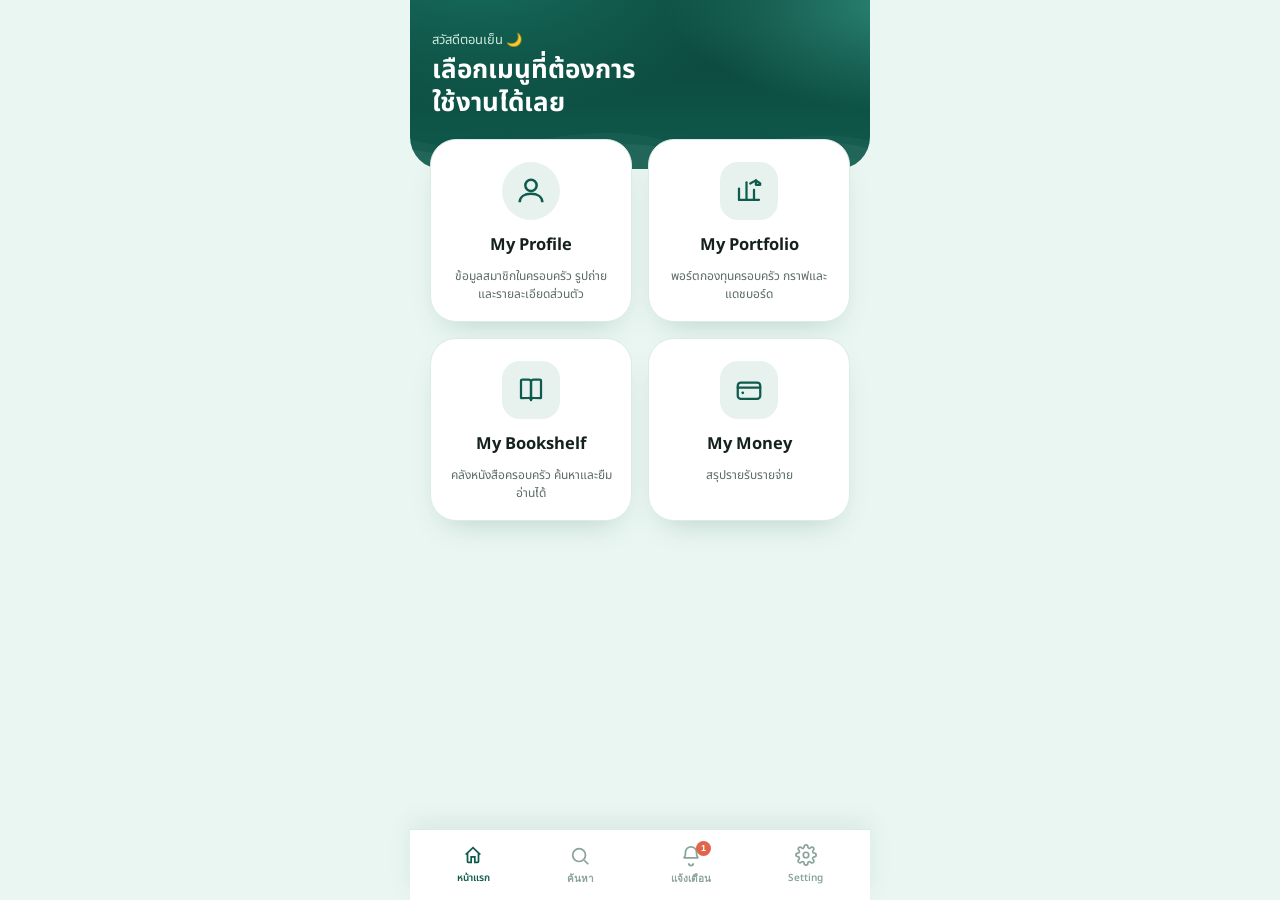
<file: index.html>
<!DOCTYPE html>
<html lang="th">
<head>
<meta charset="UTF-8">
<meta name="viewport" content="width=device-width, initial-scale=1, viewport-fit=cover">
<title>My Family Funds — เมนูหลัก</title>
<meta name="theme-color" content="#0F5B4D">
<link rel="manifest" href="manifest.json">
<link rel="apple-touch-icon" href="portfolio/icon-192.png">
<link rel="icon" href="portfolio/icon-192.png">
<link rel="preconnect" href="https://fonts.googleapis.com">
<link href="https://fonts.googleapis.com/css2?family=Prompt:wght@500;600;700&family=Noto+Sans+Thai:wght@400;500;600;700&display=swap" rel="stylesheet">
<link rel="stylesheet" href="shell.css">
</head>
<body>

<div class="mff-app">

  <div class="mff-hero-wrap">
    <div class="mff-topbar">
      <span></span>
      <div class="dots" aria-hidden="true">
        <svg viewBox="0 0 24 24" fill="none" stroke="currentColor" stroke-width="2"><circle cx="5" cy="12" r="1.4"/><circle cx="12" cy="12" r="1.4"/><circle cx="19" cy="12" r="1.4"/></svg>
      </div>
    </div>

    <div class="mff-hero">
      <p class="eyebrow" id="mffGreetLine">สวัสดี 👋</p>
      <h1>เลือกเมนูที่ต้องการ<br>ใช้งานได้เลย</h1>
    </div>

    <svg class="wave" viewBox="0 0 460 60" preserveAspectRatio="none" xmlns="http://www.w3.org/2000/svg">
      <path d="M0,30 C 80,55 160,10 240,28 C 320,46 400,15 460,32 L460,60 L0,60 Z" fill="#ffffff" opacity="0.07"/>
      <path d="M0,40 C 90,60 170,25 250,38 C 330,50 400,22 460,40 L460,60 L0,60 Z" fill="#ffffff" opacity="0.1"/>
    </svg>
  </div>

  <div class="mff-grid">

    <a class="mff-card" href="profile/index.html">
      <span class="avatar">
        <svg viewBox="0 0 24 24" fill="none" stroke="currentColor" stroke-width="1.8"><circle cx="12" cy="8" r="4"/><path d="M4 20c0-4 3.6-6 8-6s8 2 8 6"/></svg>
      </span>
      <h3>My Profile</h3>
      <p>ข้อมูลสมาชิกในครอบครัว รูปถ่ายและรายละเอียดส่วนตัว</p>
    </a>

    <a class="mff-card" href="portfolio/index.html">
      <span class="icon-wrap">
        <svg viewBox="0 0 24 24" fill="none" stroke="currentColor" stroke-width="1.8" stroke-linecap="round" stroke-linejoin="round"><path d="M4 19V10"/><path d="M10 19V5"/><path d="M16 19v-8"/><path d="M4 19h16"/><path d="M13 6l4.5-2.5L21 6"/><path d="M17.5 3.5V7h3.5"/></svg>
      </span>
      <h3>My Portfolio</h3>
      <p>พอร์ตกองทุนครอบครัว กราฟและแดชบอร์ด</p>
    </a>

    <a class="mff-card" href="bookshelf/index.html">
      <span class="icon-wrap">
        <svg viewBox="0 0 24 24" fill="none" stroke="currentColor" stroke-width="1.8" stroke-linecap="round" stroke-linejoin="round"><path d="M4 4.5C4 4 4.6 3.6 5.3 3.6H10a2 2 0 0 1 2 2V20a2 2 0 0 0-2-1.6H4z"/><path d="M20 4.5c0-.5-.6-.9-1.3-.9H14a2 2 0 0 0-2 2V20a2 2 0 0 1 2-1.6h6z"/></svg>
      </span>
      <h3>My Bookshelf</h3>
      <p>คลังหนังสือครอบครัว ค้นหาและยืมอ่านได้</p>
    </a>

    <a class="mff-card" href="money/index.html">
      <span class="icon-wrap">
        <svg viewBox="0 0 24 24" fill="none" stroke="currentColor" stroke-width="1.8" stroke-linecap="round" stroke-linejoin="round"><rect x="3" y="6" width="18" height="13" rx="2.5"/><path d="M3 10h18"/><circle cx="7" cy="14.2" r="1.1" fill="currentColor" stroke="none"/></svg>
      </span>
      <h3>My Money</h3>
      <p>สรุปรายรับรายจ่าย</p>
    </a>

  </div>

</div>

<nav class="mff-bottomnav">
  <a class="mff-navbtn active" href="index.html">
    <svg viewBox="0 0 24 24" fill="none" stroke="currentColor" stroke-width="1.9"><path d="M4 11.5 12 4l8 7.5"/><path d="M6 10v9a1 1 0 0 0 1 1h3v-6h4v6h3a1 1 0 0 0 1-1v-9"/></svg>
    หน้าแรก
  </a>
  <button type="button" class="mff-navbtn" id="navSearchBtn">
    <svg viewBox="0 0 24 24" fill="none" stroke="currentColor" stroke-width="1.9"><circle cx="11" cy="11" r="7"/><path d="m21 21-4.3-4.3"/></svg>
    ค้นหา
  </button>
  <button type="button" class="mff-navbtn" id="navNotifBtn">
    <svg viewBox="0 0 24 24" fill="none" stroke="currentColor" stroke-width="1.9"><path d="M18 8a6 6 0 0 0-12 0c0 5-2 6-2 6h16s-2-1-2-6"/><path d="M9.5 20a2.5 2.5 0 0 0 5 0"/></svg>
    <span id="notifBadge" class="mff-badge-dot" hidden></span>
    แจ้งเตือน
  </button>
  <a class="mff-navbtn" href="settings/index.html">
    <svg viewBox="0 0 24 24" fill="none" stroke="currentColor" stroke-width="1.9"><circle cx="12" cy="12" r="3"/><path d="M19.4 15a1.7 1.7 0 0 0 .3 1.9l.1.1a2 2 0 1 1-2.8 2.8l-.1-.1a1.7 1.7 0 0 0-1.9-.3 1.7 1.7 0 0 0-1 1.5V21a2 2 0 1 1-4 0v-.1a1.7 1.7 0 0 0-1-1.6 1.7 1.7 0 0 0-1.9.3l-.1.1a2 2 0 1 1-2.8-2.8l.1-.1a1.7 1.7 0 0 0 .3-1.9 1.7 1.7 0 0 0-1.5-1H3a2 2 0 1 1 0-4h.1a1.7 1.7 0 0 0 1.6-1 1.7 1.7 0 0 0-.3-1.9l-.1-.1a2 2 0 1 1 2.8-2.8l.1.1a1.7 1.7 0 0 0 1.9.3H9a1.7 1.7 0 0 0 1-1.5V3a2 2 0 1 1 4 0v.1a1.7 1.7 0 0 0 1 1.5 1.7 1.7 0 0 0 1.9-.3l.1-.1a2 2 0 1 1 2.8 2.8l-.1.1a1.7 1.7 0 0 0-.3 1.9V9a1.7 1.7 0 0 0 1.5 1H21a2 2 0 1 1 0 4h-.1a1.7 1.7 0 0 0-1.5 1z"/></svg>
    Setting
  </a>
</nav>

<script>
(function(){
  var h=new Date().getHours();
  var g=h<11?'อรุณสวัสดิ์ ☀️':h<17?'สวัสดีตอนบ่าย 👋':'สวัสดีตอนเย็น 🌙';
  var el=document.getElementById('mffGreetLine');
  if(el) el.textContent=g;
})();
if('serviceWorker' in navigator){
  window.addEventListener('load', function(){
    navigator.serviceWorker.register('sw.js').catch(function(){});
  });
}

/* ===================== ค้นหา + แจ้งเตือน (bottom nav) =====================
   ทั้งสองฟีเจอร์อ่านจาก localStorage cache ที่แต่ละโมดูลเก็บไว้ในเครื่องนี้
   (โมดูลไหนยังไม่เคยเปิดก็จะยังไม่มี cache — ถือว่ายังไม่มีข้อมูล) ไม่ยิง
   network เพิ่มและไม่ผูกกับ Google Sheets โดยตรง จึงเปิดได้เร็วและออฟไลน์ได้ */
(function(){
  'use strict';
  function esc(s){return String(s==null?'':s).replace(/[&<>'"]/g,function(c){return {'&':'&amp;','<':'&lt;','>':'&gt;',"'":'&#39;','"':'&quot;'}[c];});}
  function readJSON(key,fallback){ try{ var raw=localStorage.getItem(key); return raw?JSON.parse(raw):fallback; }catch(e){ return fallback; } }

  function openSheet(title,bodyHtml){
    closeSheet();
    var o=document.createElement('div'); o.className='mff-sheet-overlay'; o.id='mffSheetOverlay';
    o.innerHTML='<div class="mff-sheet-card">'+
      '<div class="mff-sheet-head"><h3>'+esc(title)+'</h3><button type="button" class="mff-sheet-close" id="mffSheetCloseBtn">×</button></div>'+
      '<div class="mff-sheet-body" id="mffSheetBody">'+bodyHtml+'</div>'+
    '</div>';
    document.body.appendChild(o);
    o.addEventListener('click',function(e){ if(e.target===o) closeSheet(); });
    document.getElementById('mffSheetCloseBtn').onclick=closeSheet;
    return o;
  }
  function closeSheet(){ var o=document.getElementById('mffSheetOverlay'); if(o) o.remove(); }

  /* ---------- ค้นหา ---------- */
  function monthLabelTH(key){
    var THAI_MONTHS=['มกราคม','กุมภาพันธ์','มีนาคม','เมษายน','พฤษภาคม','มิถุนายน','กรกฎาคม','สิงหาคม','กันยายน','ตุลาคม','พฤศจิกายน','ธันวาคม'];
    var parts=String(key||'').split('-'); var y=Number(parts[0]),m=Number(parts[1]);
    if(!y||!m) return key||'';
    return THAI_MONTHS[m-1]+' '+(y+543);
  }
  function collectSearchIndex(){
    var groups=[];

    var profiles=readJSON('mff_profiles_cache_v1',null);
    if(Array.isArray(profiles)){
      groups.push({key:'profile',title:'My Profile',icon:'👤',href:'profile/index.html',
        items:profiles.map(function(p){ return {label:((p.firstName||'')+' '+(p.lastName||'')).trim()||'(ไม่มีชื่อ)', sub:p.relation||p.phone||''}; })});
    }

    var portfolio=readJSON('khlangthun_portfolio_oldui_latest_v4',null);
    if(portfolio && Array.isArray(portfolio.funds)){
      groups.push({key:'portfolio',title:'My Portfolio',icon:'📊',href:'portfolio/index.html',
        items:portfolio.funds.map(function(f){ return {label:f.name||f.id||'(กองทุน)', sub:f.owner?('เจ้าของ: '+f.owner):''}; })});
    }

    var books=readJSON('mff_bookshelf_cache_v1',null);
    if(Array.isArray(books)){
      groups.push({key:'bookshelf',title:'My Bookshelf',icon:'📚',href:'bookshelf/index.html',
        items:books.map(function(b){ return {label:b.title||'(ไม่มีชื่อ)', sub:b.status||''}; })});
    }

    var money=readJSON('mff_money_cache_v3',null);
    if(Array.isArray(money)){
      var seen={}, uniq=[];
      money.forEach(function(t){
        var k=(t.category||'')+'|'+(t.type||'');
        if(t.category && !seen[k]){ seen[k]=true; uniq.push({label:t.category, sub:monthLabelTH(t.month)+' • ฿'+(Number(t.amount)||0).toLocaleString('th-TH')}); }
      });
      groups.push({key:'money',title:'My Money',icon:'💰',href:'money/index.html',items:uniq});
    }

    return groups;
  }
  function renderSearchResults(term){
    var groups=collectSearchIndex();
    var hasAnyCache=groups.length>0;
    term=(term||'').trim().toLowerCase();
    var resultsEl=document.getElementById('mffSearchResults');
    if(!resultsEl) return;
    if(!term){
      resultsEl.innerHTML='<div class="mff-search-empty">พิมพ์ชื่อคน กองทุน หนังสือ หรือหมวดรายจ่าย เพื่อค้นหาในทุกโมดูล'+(hasAnyCache?'':'<br><br>ยังไม่มีข้อมูลให้ค้นหา — ลองเปิดใช้งานแต่ละโมดูลก่อนสักครั้ง')+'</div>';
      return;
    }
    var html='', found=0;
    groups.forEach(function(g){
      var matches=g.items.filter(function(it){ return (it.label||'').toLowerCase().indexOf(term)!==-1 || (it.sub||'').toLowerCase().indexOf(term)!==-1; }).slice(0,8);
      if(!matches.length) return;
      found+=matches.length;
      html+='<div class="mff-search-group"><h4>'+esc(g.title)+'</h4>'+
        matches.map(function(it){
          return '<a class="mff-search-item" href="'+g.href+'"><span class="ic">'+g.icon+'</span><span class="tx"><b>'+esc(it.label)+'</b>'+(it.sub?'<span>'+esc(it.sub)+'</span>':'')+'</span></a>';
        }).join('')+
      '</div>';
    });
    resultsEl.innerHTML=found?html:'<div class="mff-search-empty">ไม่พบรายการที่ตรงกับ "'+esc(term)+'"</div>';
  }
  function openSearch(){
    openSheet('ค้นหา',
      '<div class="mff-search-box">'+
        '<svg viewBox="0 0 24 24" fill="none" stroke="currentColor" stroke-width="2"><circle cx="11" cy="11" r="7"/><path d="m21 21-4.3-4.3"/></svg>'+
        '<input id="mffSearchInput" placeholder="ค้นหาคน กองทุน หนังสือ รายจ่าย..." autocomplete="off">'+
      '</div><div id="mffSearchResults"></div>');
    var input=document.getElementById('mffSearchInput');
    var timer=null;
    input.addEventListener('input',function(){ clearTimeout(timer); var v=input.value; timer=setTimeout(function(){ renderSearchResults(v); },200); });
    renderSearchResults('');
    setTimeout(function(){ input.focus(); },150);
  }

  /* ---------- แจ้งเตือน ---------- */
  function monthKeyNow(){ var d=new Date(); return d.getFullYear()+'-'+String(d.getMonth()+1).padStart(2,'0'); }
  function buildNotifications(){
    var list=[];

    var sheetsConnected = localStorage.getItem('google_sheets_connected')==='1';
    if(!sheetsConnected){
      list.push({level:'warn', icon:'⚠️', title:'ยังไม่ได้เชื่อมต่อ Google Sheets',
        text:'ข้อมูลจะถูกเก็บในเครื่องนี้เท่านั้น ไปเชื่อมต่อได้จากหน้าโมดูลใดก็ได้ (ปุ่ม "เชื่อมต่อ")', href:null});
    }

    var money=readJSON('mff_money_cache_v3',null);
    if(Array.isArray(money)){
      var mk=monthKeyNow();
      var hasThisMonth=money.some(function(t){ return t.month===mk; });
      if(!hasThisMonth){
        list.push({level:'warn', icon:'💰', title:'ยังไม่ได้บันทึกรายรับ-รายจ่ายเดือนนี้',
          text:'ไปกรอกข้อมูลเดือนนี้ที่ My Money ได้เลย', href:'money/index.html', hrefLabel:'ไปที่ My Money →'});
      }
    }

    var profiles=readJSON('mff_profiles_cache_v1',null);
    if(Array.isArray(profiles) && profiles.length===0){
      list.push({level:'info', icon:'👤', title:'ยังไม่มีข้อมูลสมาชิกครอบครัว',
        text:'เพิ่มสมาชิกคนแรกได้ที่ My Profile', href:'profile/index.html', hrefLabel:'ไปที่ My Profile →'});
    }

    var portfolio=readJSON('khlangthun_portfolio_oldui_latest_v4',null);
    if(portfolio && Array.isArray(portfolio.funds) && portfolio.funds.length===0){
      list.push({level:'info', icon:'📊', title:'ยังไม่มีกองทุนในพอร์ต',
        text:'เพิ่มกองทุนแรกได้ที่ My Portfolio', href:'portfolio/index.html', hrefLabel:'ไปที่ My Portfolio →'});
    }

    var books=readJSON('mff_bookshelf_cache_v1',null);
    if(Array.isArray(books) && books.length===0){
      list.push({level:'info', icon:'📚', title:'ชั้นหนังสือยังว่างอยู่',
        text:'เพิ่มหนังสือเล่มแรกได้ที่ My Bookshelf', href:'bookshelf/index.html', hrefLabel:'ไปที่ My Bookshelf →'});
    }

    return list;
  }
  function renderNotifBadge(){
    var list=buildNotifications();
    var badge=document.getElementById('notifBadge');
    if(!badge) return;
    if(list.length){ badge.hidden=false; badge.textContent=list.length>9?'9+':String(list.length); }
    else { badge.hidden=true; }
  }
  function openNotifications(){
    var list=buildNotifications();
    var html = list.length
      ? list.map(function(n){
          return '<div class="mff-notif-item '+(n.level==='warn'?'warn':'info')+'"><span class="ic">'+n.icon+'</span><span class="tx"><b>'+esc(n.title)+'</b><span>'+esc(n.text)+'</span>'+(n.href?('<br><a href="'+n.href+'">'+esc(n.hrefLabel||'ไปที่หน้านั้น →')+'</a>'):'')+'</span></div>';
        }).join('')
      : '<div class="mff-notif-empty">ไม่มีการแจ้งเตือนใหม่ 🎉</div>';
    openSheet('แจ้งเตือน', html);
  }

  document.getElementById('navSearchBtn').addEventListener('click', openSearch);
  document.getElementById('navNotifBtn').addEventListener('click', openNotifications);
  renderNotifBadge();
  window.addEventListener('storage', renderNotifBadge);
})();
</script>

</body>
</html>
</file>
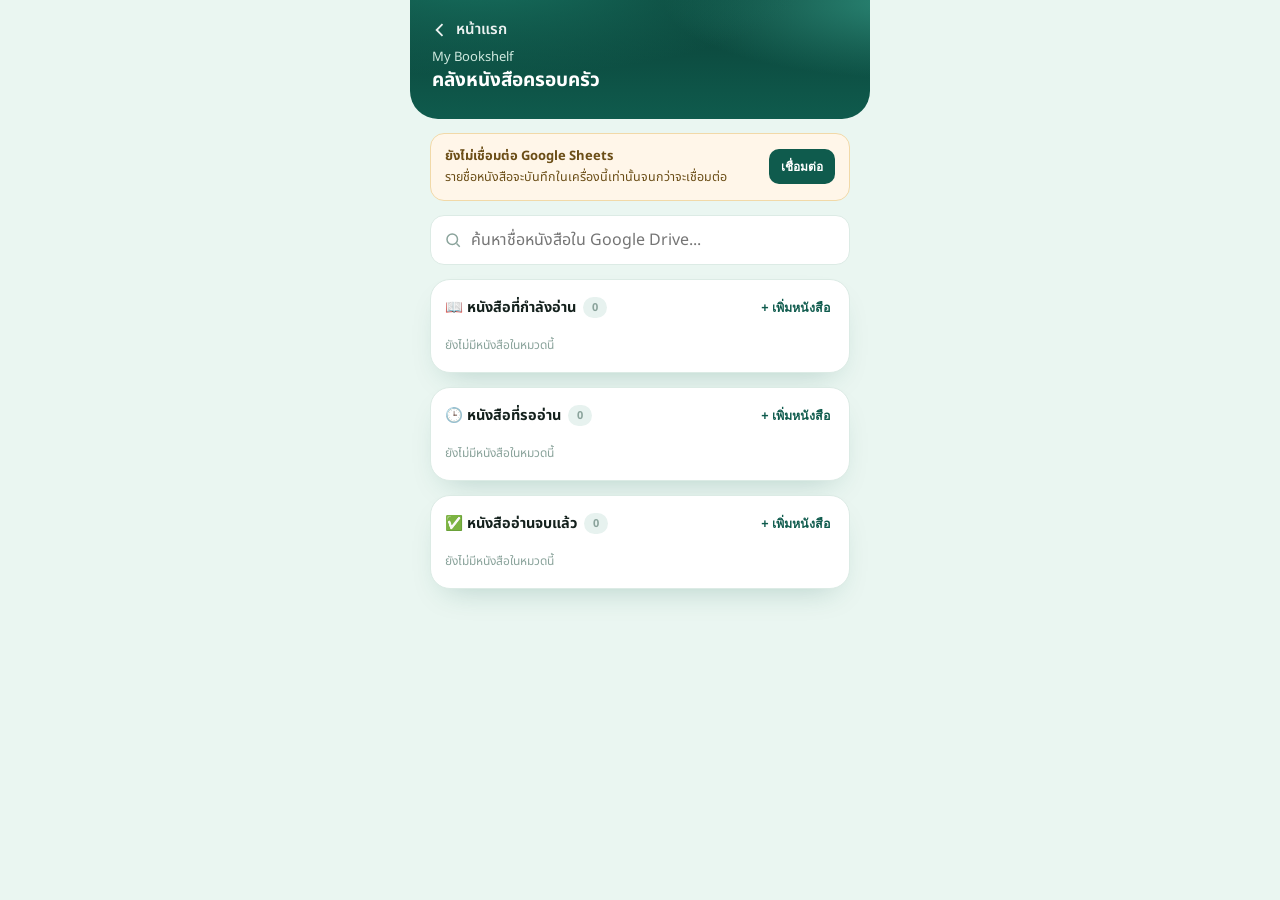
<file: bookshelf/index.html>
<!DOCTYPE html>
<html lang="th">
<head>
<meta charset="UTF-8">
<meta name="viewport" content="width=device-width, initial-scale=1, viewport-fit=cover">
<title>My Bookshelf — My Family Funds</title>
<meta name="theme-color" content="#0F5B4D">
<link rel="preconnect" href="https://fonts.googleapis.com">
<link href="https://fonts.googleapis.com/css2?family=Prompt:wght@500;600;700&family=Noto+Sans+Thai:wght@400;500;600;700&display=swap" rel="stylesheet">
<link rel="stylesheet" href="../shell.css">
<script src="https://accounts.google.com/gsi/client" async defer></script>
</head>
<body>

<div class="mff-app" style="padding-bottom:20px">

  <div class="mff-hero-wrap" style="padding-bottom:20px;border-radius:0 0 28px 28px">
    <div class="mff-topbar">
      <a class="back" href="../index.html" id="topBack">
        <svg viewBox="0 0 24 24" fill="none" stroke="currentColor" stroke-width="2.2"><path d="M15 5 8 12l7 7"/></svg>
        หน้าแรก
      </a>
      <span></span>
    </div>
    <div class="mff-hero" style="padding-top:0">
      <p class="eyebrow" style="margin-bottom:2px">My Bookshelf</p>
      <h1 style="font-size:19px;white-space:nowrap">คลังหนังสือครอบครัว</h1>
    </div>
  </div>

  <div id="sheetsBanner"></div>
  <div id="viewRoot"></div>

</div>

<script src="../config.js"></script>
<script src="../portfolio/auth-open.js"></script>
<script>
(function(){
'use strict';

const SHELVES=[
  {key:'reading', title:'หนังสือที่กำลังอ่าน', icon:'📖'},
  {key:'queued', title:'หนังสือที่รออ่าน', icon:'🕒'},
  {key:'finished', title:'หนังสืออ่านจบแล้ว', icon:'✅'},
];

/* ===================== Google Sheets sync — save shelf lists to a
   separate "BookshelfItems" tab in the same spreadsheet ===================== */
const SHEETS_SCOPE='https://www.googleapis.com/auth/spreadsheets';
const DRIVE_SCOPE='https://www.googleapis.com/auth/drive.readonly';
const CACHE_KEY='mff_bookshelf_cache_v1';
const TAB='BookshelfItems';
const HEADERS=['ID','Title','Status','DriveFileId','DriveFileName','MimeType','Size','WebViewLink','AddedAt','UpdatedAt'];

let sheetsToken=null, sheetsTokenExpiresAt=0, sheetsClient=null;
let driveToken=null, driveTokenExpiresAt=0, driveClient=null;
let sheetId=localStorage.getItem('google_sheet_id')||'';
let books=[]; // {id,title,status,driveFileId,driveFileName,mimeType,size,webViewLink,addedAt,updatedAt}
let view={mode:'home'}; // 'home' | 'search'
let searchResults=[];
let searchTimer=null;
let selectedFileIds=new Set();

function getGoogleClientId(){return localStorage.getItem('google_client_id')||'';}
function esc(s){return String(s??'').replace(/[&<>'"]/g,c=>({'&':'&amp;','<':'&lt;','>':'&gt;',"'":'&#39;','"':'&quot;'}[c]));}
function uuid(){return 'b_'+Date.now().toString(36)+'_'+Math.random().toString(36).slice(2,9);}
function fmtSize(bytes){
  bytes=Number(bytes)||0;
  if(!bytes) return '';
  if(bytes<1024*1024) return Math.round(bytes/1024)+' KB';
  return (bytes/1024/1024).toFixed(1)+' MB';
}
function toast(msg){
  let t=document.getElementById('mffToast');
  if(!t){ t=document.createElement('div'); t.id='mffToast';
    t.style.cssText='position:fixed;left:50%;bottom:30px;transform:translateX(-50%);background:#14211D;color:#fff;padding:10px 16px;border-radius:999px;font-size:12.5px;z-index:6500;opacity:0;transition:opacity .2s;max-width:85vw;text-align:center';
    document.body.appendChild(t);
  }
  t.textContent=msg; t.style.opacity='1';
  clearTimeout(toast._tm); toast._tm=setTimeout(()=>{t.style.opacity='0';},2600);
}

/* ===================== tiny modal helper ===================== */
function modal(title, bodyHtml, buttons){
  closeModal();
  const d=document.createElement('div');
  d.id='mffModal';
  d.style.cssText='position:fixed;inset:0;z-index:5000;background:rgba(20,33,29,.45);display:flex;align-items:flex-end;justify-content:center';
  d.innerHTML=`<div style="width:100%;max-width:460px;max-height:80vh;background:#fff;border-radius:22px 22px 0 0;display:flex;flex-direction:column;overflow:hidden">
    <h3 style="margin:0;padding:18px 20px 10px;font-size:16px;flex:none">${esc(title)}</h3>
    <div id="mffModalBody" style="flex:1;min-height:0;overflow-y:auto;padding:0 20px">${bodyHtml}</div>
    <div style="display:flex;gap:10px;flex:none;padding:14px 20px calc(16px + env(safe-area-inset-bottom,0px))" id="mffModalBtns"></div>
  </div>`;
  document.body.appendChild(d);
  const btnWrap=document.getElementById('mffModalBtns');
  buttons.forEach(b=>{
    const btn=document.createElement('button');
    btn.className='mff-btn '+(b.ghost?'mff-btn-ghost':'mff-btn-primary');
    btn.textContent=b.label;
    btn.onclick=b.onClick;
    btnWrap.appendChild(btn);
  });
  d.addEventListener('click',e=>{ if(e.target===d) closeModal(); });
}
function closeModal(){ document.getElementById('mffModal')?.remove(); }

/* ===================== Google Sheets sync (same pattern as other modules) ===================== */
function sheetHeaders(extra){return Object.assign({'Authorization':'Bearer '+sheetsToken},extra||{});}
function ensureSheetsClient(cid){
  if(!window.google?.accounts?.oauth2){toast('Google API ยังโหลดไม่เสร็จ ลองใหม่อีกครั้ง');return null;}
  if(!sheetsClient||sheetsClient._cid!==cid){
    sheetsClient=google.accounts.oauth2.initTokenClient({client_id:cid,scope:SHEETS_SCOPE,callback:async r=>{
      if(r.error){toast('เชื่อมต่อ Google Sheets ไม่สำเร็จ');return;}
      sheetsToken=r.access_token;
      sheetsTokenExpiresAt=Date.now()+Math.max(60,(Number(r.expires_in)||3600)-60)*1000;
      localStorage.setItem('google_sheets_connected','1');
      renderSheetsBanner();
      if(sheetsClient._mffResolve){const rr=sheetsClient._mffResolve;sheetsClient._mffResolve=null;rr(true);}
      try{ await ensureBookshelfTab(); await pullBooks(); render(); toast('เชื่อมต่อ Google Sheets แล้ว'); }
      catch(e){console.error(e);toast('เชื่อมต่อได้ แต่ซิงก์ไม่สำเร็จ: '+e.message);}
    }});
    sheetsClient._cid=cid;
  }
  return sheetsClient;
}
async function ensureSheetsAccess(){
  if(sheetsToken && Date.now()<sheetsTokenExpiresAt) return true;
  const cid=getGoogleClientId(); if(!cid||!sheetId) return false;
  const c=ensureSheetsClient(cid); if(!c) return false;
  return new Promise(resolve=>{
    c._mffResolve=resolve;
    try{c.requestAccessToken({prompt:'none'});}catch(e){c._mffResolve=null;resolve(false);}
    setTimeout(()=>{if(c._mffResolve){c._mffResolve=null;resolve(!!sheetsToken);}},8000);
  });
}
async function sheetsApi(url,opts={}){
  if(!sheetsToken) throw new Error('Google Sheets ยังไม่ได้รับสิทธิ์');
  const r=await fetch(url,Object.assign({headers:sheetHeaders({'Content-Type':'application/json'})},opts));
  if(r.status===401||r.status===403){localStorage.removeItem('google_sheets_connected');sheetsToken=null;throw new Error('สิทธิ์หมดอายุ กรุณาเชื่อมต่อใหม่');}
  if(!r.ok)throw new Error(await r.text());
  return r.json();
}
async function ensureBookshelfTab(){
  const meta=await sheetsApi(`https://sheets.googleapis.com/v4/spreadsheets/${encodeURIComponent(sheetId)}?fields=sheets.properties`);
  const titles=(meta.sheets||[]).map(s=>s.properties.title);
  if(!titles.includes(TAB)){
    await sheetsApi(`https://sheets.googleapis.com/v4/spreadsheets/${encodeURIComponent(sheetId)}:batchUpdate`,{method:'POST',body:JSON.stringify({requests:[{addSheet:{properties:{title:TAB}}}]})});
    await sheetsApi(`https://sheets.googleapis.com/v4/spreadsheets/${encodeURIComponent(sheetId)}/values/${TAB}!A1?valueInputOption=USER_ENTERED`,{method:'PUT',body:JSON.stringify({range:`${TAB}!A1`,majorDimension:'ROWS',values:[HEADERS]})});
  }
}
function mergeById(localList, remoteList){
  const map=new Map();
  remoteList.forEach(r=>map.set(r.id, r));
  localList.forEach(l=>{
    const r=map.get(l.id);
    if(!r){ map.set(l.id, l); return; }
    const lt=Date.parse(l.updatedAt)||0, rt=Date.parse(r.updatedAt)||0;
    map.set(l.id, lt>rt ? l : r);
  });
  return Array.from(map.values());
}
async function pullBooks(){
  const j=await sheetsApi(`https://sheets.googleapis.com/v4/spreadsheets/${encodeURIComponent(sheetId)}/values/${TAB}!A:J`);
  const rows=(j.values||[]).slice(1);
  const remote=rows.filter(r=>r[0]).map(r=>({id:r[0],title:r[1]||'',status:r[2]||'queued',driveFileId:r[3]||'',driveFileName:r[4]||'',mimeType:r[5]||'',size:r[6]||'',webViewLink:r[7]||'',addedAt:r[8]||'',updatedAt:r[9]||''}));
  const merged=mergeById(books, remote);
  const needsPushBack = JSON.stringify(merged.slice().sort((a,b)=>a.id<b.id?-1:1)) !== JSON.stringify(remote.slice().sort((a,b)=>a.id<b.id?-1:1));
  books=merged;
  saveCache();
  if(needsPushBack) await pushBooks();
}
async function pushBooks(){
  const values=[HEADERS].concat(books.map(b=>[b.id,b.title,b.status,b.driveFileId,b.driveFileName,b.mimeType,b.size,b.webViewLink,b.addedAt,b.updatedAt]));
  await ensureBookshelfTab();
  await sheetsApi(`https://sheets.googleapis.com/v4/spreadsheets/${encodeURIComponent(sheetId)}/values/${TAB}!A:J:clear`,{method:'POST',body:'{}'});
  await sheetsApi(`https://sheets.googleapis.com/v4/spreadsheets/${encodeURIComponent(sheetId)}/values/${TAB}!A1?valueInputOption=USER_ENTERED`,{method:'PUT',body:JSON.stringify({range:`${TAB}!A1`,majorDimension:'ROWS',values})});
}
async function syncSave(){
  saveCache();
  if(!(await ensureSheetsAccess())){ toast('บันทึกในเครื่องนี้แล้ว • ยังไม่ได้เชื่อมต่อ Google Sheets'); renderSheetsBanner(); return; }
  try{ await pushBooks(); localStorage.setItem('sheet_last_sync_bookshelf', new Date().toLocaleTimeString('th-TH',{hour:'2-digit',minute:'2-digit'})); toast('บันทึกและซิงก์ Google Sheets แล้ว'); }
  catch(e){ toast('บันทึกในเครื่องแล้ว แต่ซิงก์ไม่สำเร็จ: '+e.message); }
}
function saveCache(){ try{ localStorage.setItem(CACHE_KEY, JSON.stringify(books)); }catch(e){} }
function loadCache(){ try{ const raw=localStorage.getItem(CACHE_KEY); if(raw) books=JSON.parse(raw); }catch(e){} }

function renderSheetsBanner(){
  const el=document.getElementById('sheetsBanner');
  const connected = sheetsToken || (localStorage.getItem('google_sheets_connected')==='1' && sheetId);
  if(!connected){
    el.innerHTML=`
      <div class="mff-banner">
        <div><b>ยังไม่เชื่อมต่อ Google Sheets</b>รายชื่อหนังสือจะบันทึกในเครื่องนี้เท่านั้นจนกว่าจะเชื่อมต่อ</div>
        <button id="connectSheetsBtn" type="button">เชื่อมต่อ</button>
      </div>`;
    document.getElementById('connectSheetsBtn').onclick=openConnectSheetsForm;
    stopSheetsAutoPull();
    return;
  }
  const lastSync=localStorage.getItem('sheet_last_sync_bookshelf');
  el.innerHTML=`
    <div class="mff-sync-bar">
      <div class="mff-sync-bar-status">☁️ เชื่อมต่อ Google Sheets แล้ว${lastSync?(' • ซิงก์ล่าสุด '+esc(lastSync)):''}</div>
      <div class="mff-sync-bar-actions">
        <button id="pullNowBtn" type="button" class="mff-sync-bar-btn">ดึงข้อมูลล่าสุด</button>
        <button id="pushNowBtn" type="button" class="mff-sync-bar-btn">บันทึกตอนนี้</button>
      </div>
    </div>`;
  document.getElementById('pullNowBtn').onclick=async()=>{
    try{ if(!(await ensureSheetsAccess())){ toast('เชื่อมต่อ Google Sheets ไม่สำเร็จ'); return; } await pullBooks(); render(); renderSheetsBanner(); toast('ดึงข้อมูลล่าสุดจาก Google Sheets แล้ว'); }
    catch(e){ toast('ดึงข้อมูลไม่สำเร็จ: '+e.message); }
  };
  document.getElementById('pushNowBtn').onclick=async()=>{
    try{ if(!(await ensureSheetsAccess())){ toast('เชื่อมต่อ Google Sheets ไม่สำเร็จ'); return; } await pushBooks(); localStorage.setItem('sheet_last_sync_bookshelf', new Date().toLocaleTimeString('th-TH',{hour:'2-digit',minute:'2-digit'})); renderSheetsBanner(); toast('บันทึกลง Google Sheets แล้ว'); }
    catch(e){ toast('บันทึกไม่สำเร็จ: '+e.message); }
  };
  startSheetsAutoPull();
}

/* ---- Auto-pull: ตรวจข้อมูลใหม่จาก Google Sheets เป็นระยะ เหมือน My Portfolio ---- */
const SHEETS_AUTOPULL_MS = 25000;
let sheetsAutoPullTimer=null;
function startSheetsAutoPull(){
  stopSheetsAutoPull();
  sheetsAutoPullTimer=setInterval(async ()=>{
    if(document.hidden) return;
    try{ if(await ensureSheetsAccess()){ await pullBooks(); render(); renderSheetsBanner(); } }
    catch(e){ console.warn('Sheets auto sync',e); }
  }, SHEETS_AUTOPULL_MS);
}
function stopSheetsAutoPull(){ if(sheetsAutoPullTimer){ clearInterval(sheetsAutoPullTimer); sheetsAutoPullTimer=null; } }
document.addEventListener('visibilitychange', ()=>{
  if(!document.hidden && sheetId){ (async()=>{ try{ if(await ensureSheetsAccess()){ await pullBooks(); render(); renderSheetsBanner(); } }catch(e){ console.warn('Sheets visibility sync',e); } })(); }
});
function openConnectSheetsForm(){
  const cid=localStorage.getItem('google_client_id')||'';
  const sid=sheetId||'';
  const html=`
    <div class="mff-field-row"><div class="lbl">Client ID</div><input id="cfCid" value="${esc(cid)}" placeholder="วาง Google OAuth Client ID"></div>
    <div class="mff-field-row"><div class="lbl">Sheet ID</div><input id="cfSid" value="${esc(sid)}" placeholder="ใช้ Spreadsheet ID เดียวกับโมดูลอื่น"></div>
    <p style="font-size:11.5px;color:var(--ink-soft);padding:0 0 6px">ใช้ Client ID / Sheet ID ชุดเดียวกับโมดูลอื่นได้เลย ข้อมูลจะไปอยู่คนละแท็บ (BookshelfItems)</p>`;
  modal('เชื่อมต่อ Google Sheets', html, [
    {label:'ยกเลิก', ghost:true, onClick:closeModal},
    {label:'เชื่อมต่อ', onClick:async()=>{
      const cid=document.getElementById('cfCid').value.trim();
      const sid=document.getElementById('cfSid').value.trim();
      if(!cid||!sid){ toast('กรุณากรอกให้ครบ'); return; }
      localStorage.setItem('google_client_id',cid);
      sheetId=sid; localStorage.setItem('google_sheet_id',sid);
      closeModal();
      const c=ensureSheetsClient(cid);
      if(c) c.requestAccessToken({prompt:'consent'});
    }}
  ]);
}

/* ===================== Google Drive (read-only search + download) ===================== */
function ensureDriveClient(cid){
  if(!window.google?.accounts?.oauth2){toast('Google API ยังโหลดไม่เสร็จ ลองใหม่อีกครั้ง');return null;}
  if(!driveClient||driveClient._cid!==cid){
    driveClient=google.accounts.oauth2.initTokenClient({client_id:cid,scope:DRIVE_SCOPE,callback:r=>{
      if(r.error){toast('เชื่อมต่อ Google Drive ไม่สำเร็จ');return;}
      driveToken=r.access_token;
      driveTokenExpiresAt=Date.now()+Math.max(60,(Number(r.expires_in)||3600)-60)*1000;
      localStorage.setItem('google_drive_connected','1');
      if(driveClient._mffResolve){const rr=driveClient._mffResolve;driveClient._mffResolve=null;rr(true);}
    }});
    driveClient._cid=cid;
  }
  return driveClient;
}
async function ensureDriveAccess(promptType){
  if(driveToken && Date.now()<driveTokenExpiresAt) return true;
  const cid=getGoogleClientId();
  if(!cid){ toast('กรุณาเชื่อมต่อ Google Sheets ก่อน (ใช้ Client ID เดียวกัน)'); return false; }
  const c=ensureDriveClient(cid); if(!c) return false;
  return new Promise(resolve=>{
    c._mffResolve=resolve;
    try{ c.requestAccessToken({prompt: promptType || (localStorage.getItem('google_drive_connected')==='1' ? 'none' : 'consent')}); }
    catch(e){ c._mffResolve=null; resolve(false); }
    setTimeout(()=>{ if(c._mffResolve){ c._mffResolve=null; resolve(!!driveToken); } },8000);
  });
}
function fileIconSvg(mimeType){
  if((mimeType||'').includes('pdf')) return `<svg viewBox="0 0 24 24" fill="none" stroke="currentColor" stroke-width="1.8"><path d="M6 3h8l4 4v14H6z"/><path d="M14 3v4h4"/></svg>`;
  if((mimeType||'').includes('image')) return `<svg viewBox="0 0 24 24" fill="none" stroke="currentColor" stroke-width="1.8"><rect x="3" y="4" width="18" height="16" rx="2"/><circle cx="8.5" cy="9.5" r="1.5"/><path d="m21 16-5-5-9 9"/></svg>`;
  return `<svg viewBox="0 0 24 24" fill="none" stroke="currentColor" stroke-width="1.8"><path d="M6 3h8l4 4v14H6z"/><path d="M14 3v4h4"/><path d="M9 13h6M9 17h6"/></svg>`;
}
async function driveQuickSearch(term){
  const q=encodeURIComponent(`name contains '${term.replace(/'/g,"\\'")}' and trashed=false`);
  const url=`https://www.googleapis.com/drive/v3/files?q=${q}&fields=files(id,name,mimeType,size,webViewLink)&pageSize=30&supportsAllDrives=true&includeItemsFromAllDrives=true&corpora=allDrives`;
  const r=await fetch(url,{headers:{Authorization:'Bearer '+driveToken}});
  if(r.status===401||r.status===403){ driveToken=null; localStorage.removeItem('google_drive_connected'); throw new Error('สิทธิ์ Drive หมดอายุ กรุณาเชื่อมต่อใหม่'); }
  if(!r.ok) throw new Error(await r.text());
  const j=await r.json();
  return j.files||[];
}
async function doSearch(term){
  const box=document.getElementById('searchStatus');
  if(!term.trim()){ searchResults=[]; selectedFileIds.clear(); renderSearchView(); return; }
  const ok=await ensureDriveAccess();
  if(!ok){ if(box) box.textContent='ยังไม่ได้เชื่อมต่อ Google Drive'; renderDriveConnectPrompt(); return; }
  if(box) box.textContent='กำลังค้นหา...';
  try{
    searchResults=await driveQuickSearch(term);
    renderSearchView();
  }catch(e){
    console.error(e);
    if(box) box.textContent='ค้นหาไม่สำเร็จ: '+e.message;
  }
}
async function downloadDriveFile(file, btnEl){
  btnEl?.classList.add('loading');
  try{
    const ok=await ensureDriveAccess('none');
    if(!ok) throw new Error('ยังไม่ได้เชื่อมต่อ Google Drive');
    const isNative=(file.mimeType||'').startsWith('application/vnd.google-apps.');
    const url=isNative
      ? `https://www.googleapis.com/drive/v3/files/${file.id}/export?mimeType=application/pdf`
      : `https://www.googleapis.com/drive/v3/files/${file.id}?alt=media`;
    const r=await fetch(url,{headers:{Authorization:'Bearer '+driveToken}});
    if(!r.ok) throw new Error('ดาวน์โหลดไม่สำเร็จ');
    const blob=await r.blob();
    const a=document.createElement('a');
    a.href=URL.createObjectURL(blob);
    a.download=isNative ? (file.name+'.pdf') : file.name;
    document.body.appendChild(a); a.click(); a.remove();
    toast('ดาวน์โหลดแล้ว');
  }catch(e){ toast(e.message||'ดาวน์โหลดไม่สำเร็จ'); }
  btnEl?.classList.remove('loading');
}

/* ===================== rendering ===================== */
function render(){
  const root=document.getElementById('viewRoot');
  if(view.mode==='search'){ renderSearchView(); return; }
  root.innerHTML=`
    <div class="mff-search-wrap">
      <svg viewBox="0 0 24 24" fill="none" stroke="currentColor" stroke-width="2"><circle cx="11" cy="11" r="7"/><path d="m21 21-4.3-4.3"/></svg>
      <input id="bookSearch" class="mff-search-input" placeholder="ค้นหาชื่อหนังสือใน Google Drive..." autocomplete="off">
    </div>
    ${SHELVES.map(sh=>renderShelf(sh)).join('')}
  `;
  document.getElementById('bookBack')?.remove();
  const input=document.getElementById('bookSearch');
  input.addEventListener('input',()=>{
    clearTimeout(searchTimer);
    const term=input.value;
    searchTimer=setTimeout(()=>{
      if(term.trim()){ view={mode:'search'}; doSearch(term); }
    },450);
  });
  input.addEventListener('keydown',e=>{ if(e.key==='Enter'){ clearTimeout(searchTimer); view={mode:'search'}; doSearch(input.value); } });

  wireShelfEvents();
}

function renderShelf(sh){
  const list=books.filter(b=>b.status===sh.key);
  return `
    <div class="mff-shelf" data-shelf="${sh.key}">
      <div class="mff-shelf-head">
        <h4>${sh.icon} ${sh.title} <span class="count">${list.length}</span></h4>
        <button class="mff-shelf-add" data-addmanual="${sh.key}">+ เพิ่มหนังสือ</button>
      </div>
      ${list.length? list.map(b=>`
        <div class="mff-book-row" data-id="${esc(b.id)}">
          <div class="b-icon">${fileIconSvg(b.mimeType)}</div>
          <div class="b-title">${b.webViewLink?`<a href="${esc(b.webViewLink)}" target="_blank" rel="noopener">${esc(b.title)}</a>`:esc(b.title)}</div>
          <button class="b-del" data-del="${esc(b.id)}" aria-label="ลบ">×</button>
        </div>`).join('') : `<div class="mff-shelf-empty">ยังไม่มีหนังสือในหมวดนี้</div>`}
    </div>`;
}

function wireShelfEvents(){
  document.querySelectorAll('[data-addmanual]').forEach(btn=>{
    btn.addEventListener('click',()=>openManualAddModal(btn.dataset.addmanual));
  });
  document.querySelectorAll('[data-del]').forEach(btn=>{
    btn.addEventListener('click',()=>{
      const id=btn.dataset.del;
      const b=books.find(x=>x.id===id);
      modal('ลบหนังสือเล่มนี้?', `<p style="font-size:13.5px;color:var(--ink-soft);margin:14px 0">ต้องการลบ "<b>${esc(b?.title||'')}</b>" ออกจากชั้นหนังสือใช่ไหม</p>`, [
        {label:'ยกเลิก', ghost:true, onClick:closeModal},
        {label:'ลบ', onClick:async()=>{
          books=books.filter(x=>x.id!==id);
          closeModal(); render();
          await syncSave();
        }}
      ]);
    });
  });
}

function openManualAddModal(shelfKey){
  const html=`
    <div class="mff-search-wrap" style="margin:14px 0 0">
      <svg viewBox="0 0 24 24" fill="none" stroke="currentColor" stroke-width="2"><circle cx="11" cy="11" r="7"/><path d="m21 21-4.3-4.3"/></svg>
      <input id="manualSearch" class="mff-search-input" placeholder="พิมพ์ชื่อหนังสือเพื่อค้นหาใน Drive..." autocomplete="off">
    </div>
    <div id="manualStatus" style="font-size:11.5px;color:var(--ink-soft);padding:8px 2px 0">พิมพ์เพื่อค้นหาไฟล์จริงจาก Google Drive</div>
    <div id="manualResults" style="padding:6px 0 4px"></div>
    <div style="border-top:1px solid var(--line);margin-top:6px;padding-top:10px 0 0">
      <button type="button" id="manualFallbackBtn" style="width:100%;text-align:left;background:none;border:0;color:var(--primary);font-size:12px;font-weight:600;cursor:pointer;padding:10px 0">
        ไม่เจอไฟล์ที่ต้องการ? เพิ่มแค่ชื่อหนังสือเอง (ไม่ผูกไฟล์) →
      </button>
    </div>
  `;
  modal('เพิ่มหนังสือ', html, [
    {label:'ยกเลิก', ghost:true, onClick:closeModal}
  ]);

  const input=document.getElementById('manualSearch');
  const statusEl=document.getElementById('manualStatus');
  const resultsEl=document.getElementById('manualResults');
  let timer=null;

  async function runSearch(term){
    if(!term.trim()){ resultsEl.innerHTML=''; statusEl.textContent='พิมพ์เพื่อค้นหาไฟล์จริงจาก Google Drive'; return; }
    const ok=await ensureDriveAccess();
    if(!ok){ statusEl.textContent='ยังไม่ได้เชื่อมต่อ Google Drive'; closeModal(); renderDriveConnectPrompt(); return; }
    statusEl.textContent='กำลังค้นหา...';
    try{
      const files=await driveQuickSearch(term);
      statusEl.textContent=files.length?`พบ ${files.length} รายการ — แตะเพื่อเพิ่ม`:'ไม่พบไฟล์ที่ตรงกับคำค้นหา';
      resultsEl.innerHTML=files.map(f=>`
        <div class="mff-file-row" data-pickfile="${esc(f.id)}" style="cursor:pointer;padding:9px 10px">
          <div class="mff-file-icon" style="width:34px;height:34px">${fileIconSvg(f.mimeType)}</div>
          <div class="mff-file-meta">
            <div class="fn" style="font-size:12.5px">${esc(f.name)}</div>
            <div class="fs">${fmtSize(f.size)}</div>
          </div>
        </div>`).join('');
      resultsEl.querySelectorAll('[data-pickfile]').forEach(row=>{
        row.addEventListener('click', async()=>{
          const f=files.find(x=>x.id===row.dataset.pickfile);
          if(!f) return;
          const now=new Date().toISOString();
          books.push({id:uuid(), title:f.name, status:shelfKey, driveFileId:f.id, driveFileName:f.name, mimeType:f.mimeType||'', size:f.size||'', webViewLink:f.webViewLink||'', addedAt:now, updatedAt:now});
          closeModal(); render();
          toast('เพิ่มหนังสือแล้ว');
          await syncSave();
        });
      });
    }catch(e){ statusEl.textContent='ค้นหาไม่สำเร็จ: '+e.message; }
  }

  input.addEventListener('input',()=>{ clearTimeout(timer); const term=input.value; timer=setTimeout(()=>runSearch(term),450); });
  input.addEventListener('keydown',e=>{ if(e.key==='Enter'){ clearTimeout(timer); runSearch(input.value); } });

  document.getElementById('manualFallbackBtn').addEventListener('click',()=>{
    const title=(input.value||'').trim();
    openManualTitleOnlyModal(shelfKey, title);
  });
}

function openManualTitleOnlyModal(shelfKey, prefill){
  const html=`<div class="mff-field-row" style="padding-top:14px"><div class="lbl">ชื่อหนังสือ</div><input id="manualTitle" placeholder="พิมพ์ชื่อหนังสือ" value="${esc(prefill||'')}"></div>
  <p style="font-size:11.5px;color:var(--ink-faint);padding:0 0 6px">เพิ่มแบบนี้จะไม่มีไฟล์ผูกไว้ เปิดอ่าน/ดาวน์โหลดไม่ได้ เหมาะกับหนังสือเล่มจริงที่ไม่ได้อยู่ใน Drive</p>`;
  modal('เพิ่มชื่อหนังสือ (ไม่ผูกไฟล์)', html, [
    {label:'ยกเลิก', ghost:true, onClick:closeModal},
    {label:'บันทึก', onClick:async()=>{
      const title=document.getElementById('manualTitle').value.trim();
      if(!title){ toast('กรุณากรอกชื่อหนังสือ'); return; }
      const now=new Date().toISOString();
      books.push({id:uuid(), title, status:shelfKey, driveFileId:'', driveFileName:'', mimeType:'', size:'', webViewLink:'', addedAt:now, updatedAt:now});
      closeModal(); render();
      await syncSave();
    }}
  ]);
}

/* ===================== search results view (separate page) ===================== */
function renderDriveConnectPrompt(){
  modal('เชื่อมต่อ Google Drive', `
    <p style="font-size:13px;color:var(--ink-soft);padding:14px 0 0;line-height:1.7">
      ต้องขอสิทธิ์เข้าถึง Google Drive (แบบอ่านอย่างเดียว) เพื่อค้นหาไฟล์หนังสือในไดรฟ์หลักที่รวมทุกบัญชีไว้แล้ว
    </p>`, [
    {label:'ยกเลิก', ghost:true, onClick:closeModal},
    {label:'เชื่อมต่อ Drive', onClick:async()=>{ closeModal(); const ok=await ensureDriveAccess('consent'); if(ok){ const term=document.getElementById('searchInput2')?.value||''; doSearch(term); } }}
  ]);
}

function renderSearchView(){
  const root=document.getElementById('viewRoot');
  const selCount=selectedFileIds.size;
  root.innerHTML=`
    <div class="mff-back-row">
      <a href="#" id="bookBack">
        <svg viewBox="0 0 24 24" fill="none" stroke="currentColor" stroke-width="2.2"><path d="M15 5 8 12l7 7"/></svg>
        กลับหน้าหลัก
      </a>
    </div>
    <div class="mff-search-wrap">
      <svg viewBox="0 0 24 24" fill="none" stroke="currentColor" stroke-width="2"><circle cx="11" cy="11" r="7"/><path d="m21 21-4.3-4.3"/></svg>
      <input id="searchInput2" class="mff-search-input" placeholder="ค้นหาชื่อหนังสือใน Google Drive..." autocomplete="off">
    </div>
    <div class="mff-search-status" id="searchStatus">${searchResults.length?`พบ ${searchResults.length} รายการ${selCount?` • เลือกไว้ ${selCount} เล่ม`:''}`:'พิมพ์ชื่อหนังสือเพื่อค้นหา'}</div>
    <div class="mff-file-list" style="padding-bottom:${selCount?90:30}px">
      ${searchResults.map(f=>{
        const picked=selectedFileIds.has(f.id);
        return `
        <div class="mff-file-row" data-fileid="${esc(f.id)}" style="${picked?'border-color:var(--invest);background:var(--invest-soft)':''}">
          <div class="mff-file-icon">${fileIconSvg(f.mimeType)}</div>
          <div class="mff-file-meta">
            <div class="fn">${f.webViewLink?`<a href="${esc(f.webViewLink)}" target="_blank" rel="noopener">${esc(f.name)}</a>`:esc(f.name)}</div>
            <div class="fs">${fmtSize(f.size)}</div>
          </div>
          <button class="mff-shelf-add" data-open="${esc(f.webViewLink||'')}" title="เปิดดู" style="border:1px solid var(--line);border-radius:9px;padding:6px 8px">
            <svg viewBox="0 0 24 24" width="15" height="15" fill="none" stroke="currentColor" stroke-width="2"><path d="M14 3h7v7"/><path d="M10 14 21 3"/><path d="M21 14v5a2 2 0 0 1-2 2H5a2 2 0 0 1-2-2V7a2 2 0 0 1 2-2h5"/></svg>
          </button>
          <button class="mff-file-dl" data-dl="${esc(f.id)}" aria-label="ดาวน์โหลด">
            <svg viewBox="0 0 24 24" fill="none" stroke="currentColor" stroke-width="2"><path d="M12 3v12"/><path d="m7 10 5 5 5-5"/><path d="M5 21h14"/></svg>
          </button>
          <button class="mff-file-dl" style="background:${picked?'var(--invest)':'var(--surface)'};color:${picked?'#fff':'var(--invest)'};border:1.5px solid var(--invest)" data-select="${esc(f.id)}" aria-label="เลือก">
            ${picked
              ? `<svg viewBox="0 0 24 24" fill="none" stroke="currentColor" stroke-width="2.6"><path d="M5 13l4 4L19 7"/></svg>`
              : `<svg viewBox="0 0 24 24" fill="none" stroke="currentColor" stroke-width="2.2"><path d="M12 5v14M5 12h14"/></svg>`}
          </button>
        </div>`;}).join('')}
    </div>
    ${selCount?`
    <div style="position:fixed;left:50%;bottom:0;transform:translateX(-50%);width:100%;max-width:460px;background:#fff;border-top:1px solid var(--line);padding:12px 20px calc(12px + env(safe-area-inset-bottom,0px));box-shadow:0 -8px 24px rgba(15,91,77,.12);z-index:40">
      <button class="mff-btn mff-btn-primary" id="assignSelectedBtn" style="width:100%">เพิ่ม ${selCount} เล่มที่เลือกเข้าชั้นหนังสือ</button>
    </div>`:''}
  `;
  document.getElementById('bookBack').addEventListener('click',e=>{ e.preventDefault(); view={mode:'home'}; render(); });
  const input2=document.getElementById('searchInput2');
  input2.value=document.getElementById('bookSearch')?.value || input2.value;
  input2.addEventListener('input',()=>{
    clearTimeout(searchTimer);
    const term=input2.value;
    searchTimer=setTimeout(()=>doSearch(term),450);
  });
  input2.addEventListener('keydown',e=>{ if(e.key==='Enter'){ clearTimeout(searchTimer); doSearch(input2.value); } });

  root.querySelectorAll('[data-open]').forEach(btn=>{
    btn.addEventListener('click',()=>{ if(btn.dataset.open) window.open(btn.dataset.open,'_blank','noopener'); else toast('ไม่มีลิงก์เปิดดูสำหรับไฟล์นี้'); });
  });
  root.querySelectorAll('[data-dl]').forEach(btn=>{
    btn.addEventListener('click',()=>{
      const f=searchResults.find(x=>x.id===btn.dataset.dl);
      if(f) downloadDriveFile(f, btn);
    });
  });
  root.querySelectorAll('[data-select]').forEach(btn=>{
    btn.addEventListener('click',()=>{
      const id=btn.dataset.select;
      if(selectedFileIds.has(id)) selectedFileIds.delete(id); else selectedFileIds.add(id);
      renderSearchView();
    });
  });
  document.getElementById('assignSelectedBtn')?.addEventListener('click',()=>{
    const files=searchResults.filter(f=>selectedFileIds.has(f.id));
    if(files.length) openAssignShelfModal(files);
  });
}

function openAssignShelfModal(files){
  const multi=files.length>1;
  const titleTxt=multi?`เพิ่ม ${files.length} เล่มที่เลือกไปยัง...`:`เพิ่ม "${files[0].name}" ไปยัง...`;
  const html=`
    <div style="padding:14px 0 4px">
      ${SHELVES.map(sh=>`
        <button type="button" class="mff-shelf-pick-btn" data-pick="${sh.key}">
          <svg viewBox="0 0 24 24" fill="none" stroke="currentColor" stroke-width="2"><path d="M12 5v14M5 12h14"/></svg>
          ${sh.icon} ${sh.title}
        </button>`).join('')}
    </div>`;
  modal(titleTxt, html, [
    {label:'ยกเลิก', ghost:true, onClick:closeModal}
  ]);
  document.querySelectorAll('[data-pick]').forEach(btn=>{
    btn.addEventListener('click', async()=>{
      const status=btn.dataset.pick;
      const now=new Date().toISOString();
      files.forEach(file=>{
        books.push({
          id:uuid(), title:file.name, status,
          driveFileId:file.id, driveFileName:file.name, mimeType:file.mimeType||'',
          size:file.size||'', webViewLink:file.webViewLink||'', addedAt:now, updatedAt:now
        });
      });
      closeModal();
      toast(`เพิ่ม ${files.length} เล่มเข้าชั้นหนังสือแล้ว`);
      selectedFileIds.clear();
      renderSearchView();
      await syncSave();
    });
  });
}

/* ===================== boot ===================== */
loadCache();
renderSheetsBanner();
render();

window.addEventListener('load', async ()=>{
  const cid=getGoogleClientId();
  if(cid && localStorage.getItem('google_sheets_connected')==='1' && sheetId){
    const ok=await ensureSheetsAccess();
    if(ok){
      try{ await ensureBookshelfTab(); await pullBooks(); render(); renderSheetsBanner(); }
      catch(e){ console.warn('Bookshelf auto sync failed', e); }
    }
  }
});

})();
</script>

</body>
</html>
</file>
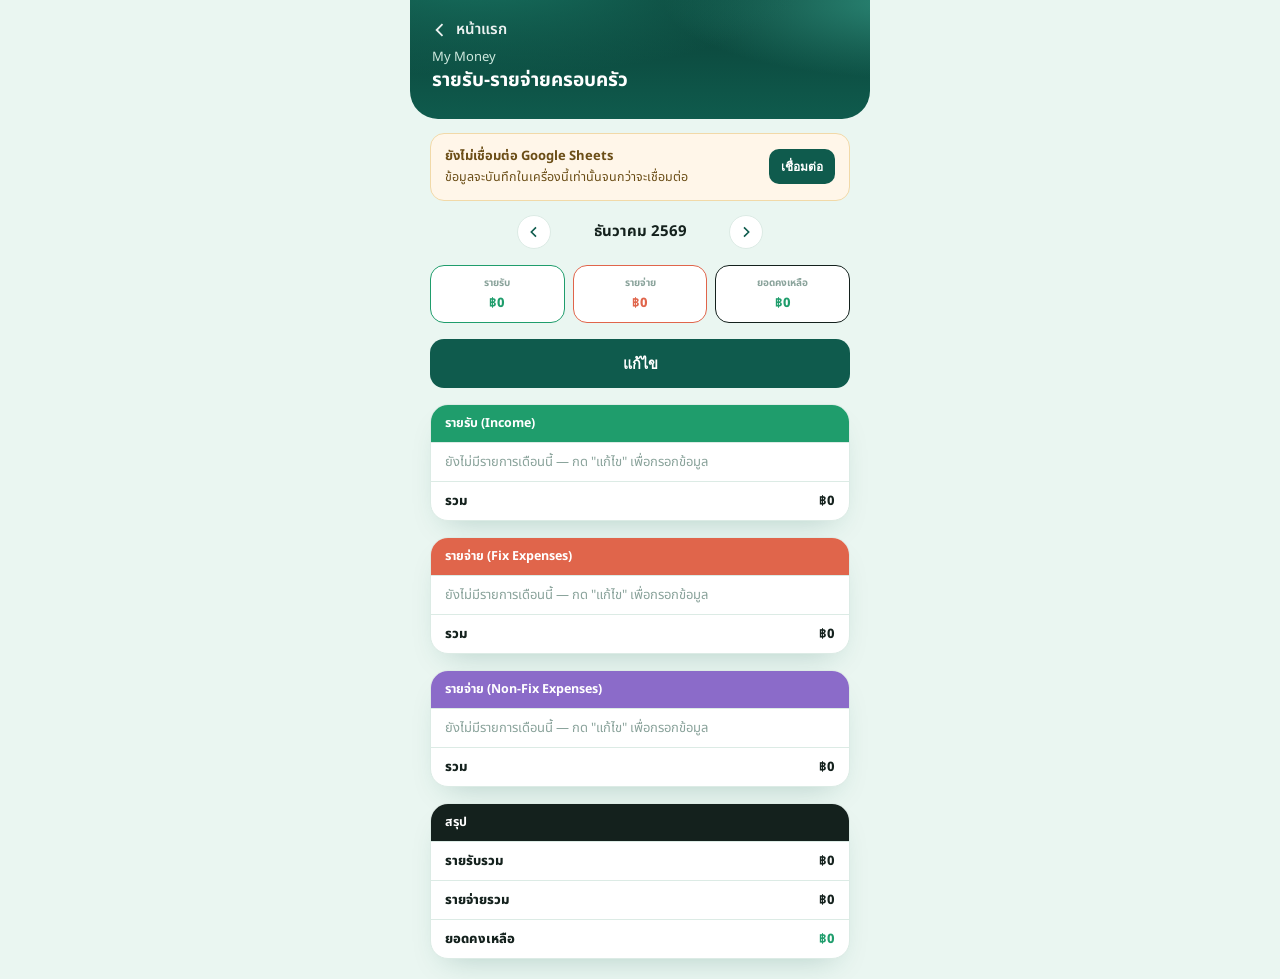
<file: money/index.html>
<!DOCTYPE html>
<html lang="th">
<head>
<meta charset="UTF-8">
<meta name="viewport" content="width=device-width, initial-scale=1, viewport-fit=cover">
<title>My Money — My Family Funds</title>
<meta name="theme-color" content="#0F5B4D">
<link rel="preconnect" href="https://fonts.googleapis.com">
<link href="https://fonts.googleapis.com/css2?family=Prompt:wght@500;600;700&family=Noto+Sans+Thai:wght@400;500;600;700&display=swap" rel="stylesheet">
<link rel="stylesheet" href="../shell.css">
<script src="https://accounts.google.com/gsi/client" async defer></script>
</head>
<body>

<div class="mff-app" style="padding-bottom:20px">

  <div class="mff-hero-wrap" style="padding-bottom:20px;border-radius:0 0 28px 28px">
    <div class="mff-topbar">
      <a class="back" href="../index.html">
        <svg viewBox="0 0 24 24" fill="none" stroke="currentColor" stroke-width="2.2"><path d="M15 5 8 12l7 7"/></svg>
        หน้าแรก
      </a>
      <span></span>
    </div>
    <div class="mff-hero" style="padding-top:0">
      <p class="eyebrow" style="margin-bottom:2px">My Money</p>
      <h1 style="font-size:19px;white-space:nowrap">รายรับ-รายจ่ายครอบครัว</h1>
    </div>
  </div>

  <div id="connectBanner"></div>

  <div id="viewRoot"></div>

</div>

<script src="../config.js"></script>
<script src="../portfolio/auth-open.js"></script>
<script>
(function(){
'use strict';

/* ===================== categories — exact names from the user's real budget sheet ===================== */
const INCOME_OPTIONS=['เงินค่าจ้าง','โบนัส OIP','ดอกเบี้ย','อื่นๆ'];
const FIXED_OPTIONS=['ค่าใช้จ่ายประจำเดือน','เงินเก็บสำรองฉุกเฉิน (SCBTMPLUS-I)','เงินเก็บลูกชาย (SCBFIXEDA)','ค่าส่วนกลางบ้าน (รายปี) KKP','ฌาปนกิจ พ่อ+แม่ (รายปี) KKP','ประกันชีวิตลูก (รายปี) KKP','ประกันรถ City (รายปี) KKP','ค่าเทอม ลูกชาย (16000) KKP','ส่งให้เมีย','โอนให้แม่','โอนให้แม่ยาย','ค่าโทรศัพท์แม่','ค่าโทรศัพท์เมีย','ค่าโทรศัพท์ตัวเอง + ค่า Net บ้าน AIS Fiber','ค่าไฟฟ้า','ค่าน้ำ','บัตรเครดิต Lotus','SPayLater (Shopee)','ประกันรถ City','Service รถใหญ่','อาหารหมา','ค่าน้ำมันมอไซค์','อื่นๆ'];
const VARIABLE_OPTIONS=['กองทุนรวม (SCBAM) + WelthX','กองทุนลูกชาย (SCBAM)','เงินกองทุน RMF KKP CorePath Balanced RMF','อื่นๆ ฝาก Small bank','อื่นๆ'];

const SECTIONS=[
  {key:'income', title:'รายรับ (Income)', cls:'income', opts:INCOME_OPTIONS},
  {key:'fixed', title:'รายจ่าย (Fix Expenses)', cls:'fixed', opts:FIXED_OPTIONS},
  {key:'variable', title:'รายจ่าย (Non-Fix Expenses)', cls:'variable', opts:VARIABLE_OPTIONS},
];

/* ===================== Google Sheets sync (same pattern as Portfolio/Profile —
   separate "MoneyTransactions" tab, never touches other tabs) ===================== */
const SHEETS_SCOPE='https://www.googleapis.com/auth/spreadsheets';
const CACHE_KEY='mff_money_cache_v3';
const TAB='MoneyTransactions';
const HEADERS=['ID','Month','Type','Category','Amount','CreatedAt','UpdatedAt'];

let sheetsToken=null, sheetsTokenExpiresAt=0;
let sheetId=localStorage.getItem('google_sheet_id')||'';
let sheetsClient=null;
let items=[]; // all line items across all months: {id,month,type,category,amount,createdAt,updatedAt}
let currentMonth=monthKey(new Date());
let extraRows={income:[], fixed:[], variable:[]}; // custom category rows added inside the popup this session

function monthKey(d){ return d.getFullYear()+'-'+String(d.getMonth()+1).padStart(2,'0'); }
function monthLabel(key){
  const THAI_MONTHS=['มกราคม','กุมภาพันธ์','มีนาคม','เมษายน','พฤษภาคม','มิถุนายน','กรกฎาคม','สิงหาคม','กันยายน','ตุลาคม','พฤศจิกายน','ธันวาคม'];
  const [y,m]=key.split('-').map(Number);
  return THAI_MONTHS[m-1]+' '+(y+543);
}
function shiftMonth(key,delta){
  const [y,m]=key.split('-').map(Number);
  const d=new Date(y, m-1+delta, 1);
  return monthKey(d);
}
function fmtBaht(n){ return (Number(n)||0).toLocaleString('th-TH',{minimumFractionDigits:0,maximumFractionDigits:0}); }

function getGoogleClientId(){return localStorage.getItem('google_client_id')||'';}
function sheetHeaders(extra){return Object.assign({'Authorization':'Bearer '+sheetsToken},extra||{});}

function ensureSheetsClient(cid){
  if(!window.google?.accounts?.oauth2){toast('Google API ยังโหลดไม่เสร็จ ลองใหม่อีกครั้ง');return null;}
  if(!sheetsClient||sheetsClient._cid!==cid){
    sheetsClient=google.accounts.oauth2.initTokenClient({client_id:cid,scope:SHEETS_SCOPE,callback:async r=>{
      if(r.error){toast('เชื่อมต่อ Google Sheets ไม่สำเร็จ');return;}
      sheetsToken=r.access_token;
      sheetsTokenExpiresAt=Date.now()+Math.max(60,(Number(r.expires_in)||3600)-60)*1000;
      localStorage.setItem('google_sheets_connected','1');
      renderConnectBanner();
      if(sheetsClient._mffResolve){const rr=sheetsClient._mffResolve;sheetsClient._mffResolve=null;rr(true);}
      try{
        await ensureMoneyTab();
        await pullItems();
        render();
        toast('เชื่อมต่อ Google Sheets แล้ว');
      }catch(e){console.error(e);toast('เชื่อมต่อได้ แต่ซิงก์ไม่สำเร็จ: '+e.message);}
    }});
    sheetsClient._cid=cid;
  }
  return sheetsClient;
}

async function ensureSheetsAccess(){
  if(sheetsToken && Date.now()<sheetsTokenExpiresAt) return true;
  const cid=getGoogleClientId(); if(!cid||!sheetId) return false;
  const c=ensureSheetsClient(cid); if(!c) return false;
  return new Promise(resolve=>{
    c._mffResolve=resolve;
    try{c.requestAccessToken({prompt:'none'});}catch(e){c._mffResolve=null;resolve(false);}
    setTimeout(()=>{if(c._mffResolve){c._mffResolve=null;resolve(!!sheetsToken);}},8000);
  });
}

async function sheetsApi(url,opts={}){
  if(!sheetsToken) throw new Error('Google Sheets ยังไม่ได้รับสิทธิ์');
  const r=await fetch(url,Object.assign({headers:sheetHeaders({'Content-Type':'application/json'})},opts));
  if(r.status===401||r.status===403){localStorage.removeItem('google_sheets_connected');sheetsToken=null;throw new Error('สิทธิ์หมดอายุ กรุณาเชื่อมต่อใหม่');}
  if(!r.ok)throw new Error(await r.text());
  return r.json();
}

async function ensureMoneyTab(){
  const meta=await sheetsApi(`https://sheets.googleapis.com/v4/spreadsheets/${encodeURIComponent(sheetId)}?fields=sheets.properties`);
  const titles=(meta.sheets||[]).map(s=>s.properties.title);
  if(!titles.includes(TAB)){
    await sheetsApi(`https://sheets.googleapis.com/v4/spreadsheets/${encodeURIComponent(sheetId)}:batchUpdate`,{method:'POST',body:JSON.stringify({requests:[{addSheet:{properties:{title:TAB}}}]})});
    await sheetsApi(`https://sheets.googleapis.com/v4/spreadsheets/${encodeURIComponent(sheetId)}/values/${TAB}!A1?valueInputOption=USER_ENTERED`,{method:'PUT',body:JSON.stringify({range:`${TAB}!A1`,majorDimension:'ROWS',values:[HEADERS]})});
  }
}

function mergeById(localList, remoteList){
  const map=new Map();
  remoteList.forEach(r=>map.set(r.id, r));
  localList.forEach(l=>{
    const r=map.get(l.id);
    if(!r){ map.set(l.id, l); return; } // มีแค่ในเครื่องนี้ (ยังไม่เคย push ขึ้น Sheet) — เก็บไว้ ไม่ทิ้ง
    const lt=Date.parse(l.updatedAt)||0, rt=Date.parse(r.updatedAt)||0;
    map.set(l.id, lt>rt ? l : r); // แก้ล่าสุดที่ไหน เอาตัวนั้น (ถ้าเวลาเท่ากันถือว่า remote ตรงกันอยู่แล้ว)
  });
  return Array.from(map.values());
}
async function pullItems(){
  const j=await sheetsApi(`https://sheets.googleapis.com/v4/spreadsheets/${encodeURIComponent(sheetId)}/values/${TAB}!A:G`);
  const rows=(j.values||[]).slice(1);
  const remote=rows.filter(r=>r[0]).map(r=>({id:r[0], month:r[1]||'', type:r[2]||'', category:r[3]||'', amount:Number(r[4])||0, createdAt:r[5]||'', updatedAt:r[6]||''}));
  const merged=mergeById(items, remote);
  const needsPushBack = JSON.stringify(merged.slice().sort((a,b)=>a.id<b.id?-1:1)) !== JSON.stringify(remote.slice().sort((a,b)=>a.id<b.id?-1:1));
  items=merged;
  saveCache();
  if(needsPushBack) await pushItems(); // เครื่องนี้มีของที่ Sheet ยังไม่มี/เก่ากว่า → ซิงก์ผลรวมกลับขึ้นทันที
}

async function pushItems(){
  const values=[HEADERS].concat(items.map(t=>[t.id,t.month,t.type,t.category,t.amount,t.createdAt,t.updatedAt]));
  await ensureMoneyTab();
  await sheetsApi(`https://sheets.googleapis.com/v4/spreadsheets/${encodeURIComponent(sheetId)}/values/${TAB}!A:G:clear`,{method:'POST',body:'{}'});
  await sheetsApi(`https://sheets.googleapis.com/v4/spreadsheets/${encodeURIComponent(sheetId)}/values/${TAB}!A1?valueInputOption=USER_ENTERED`,{method:'PUT',body:JSON.stringify({range:`${TAB}!A1`,majorDimension:'ROWS',values})});
}

async function syncSave(){
  saveCache();
  if(!(await ensureSheetsAccess())){ toast('บันทึกในเครื่องนี้แล้ว • ยังไม่ได้เชื่อมต่อ Google Sheets'); renderConnectBanner(); return; }
  try{ await pushItems(); localStorage.setItem('sheet_last_sync_money', new Date().toLocaleTimeString('th-TH',{hour:'2-digit',minute:'2-digit'})); toast('บันทึกและซิงก์ Google Sheets แล้ว'); }
  catch(e){ toast('บันทึกในเครื่องแล้ว แต่ซิงก์ไม่สำเร็จ: '+e.message); }
}

/* ===================== local cache ===================== */
function saveCache(){ try{ localStorage.setItem(CACHE_KEY, JSON.stringify(items)); }catch(e){} }
function loadCache(){ try{ const raw=localStorage.getItem(CACHE_KEY); if(raw) items=JSON.parse(raw); }catch(e){} }

/* ===================== connect banner ===================== */
function renderConnectBanner(){
  const el=document.getElementById('connectBanner');
  const connected = sheetsToken || (localStorage.getItem('google_sheets_connected')==='1' && sheetId);
  if(!connected){
    el.innerHTML=`
      <div class="mff-banner">
        <div><b>ยังไม่เชื่อมต่อ Google Sheets</b>ข้อมูลจะบันทึกในเครื่องนี้เท่านั้นจนกว่าจะเชื่อมต่อ</div>
        <button id="connectBtn" type="button">เชื่อมต่อ</button>
      </div>`;
    document.getElementById('connectBtn').onclick=openConnectForm;
    stopSheetsAutoPull();
    return;
  }
  const lastSync=localStorage.getItem('sheet_last_sync_money');
  el.innerHTML=`
    <div class="mff-sync-bar">
      <div class="mff-sync-bar-status">☁️ เชื่อมต่อ Google Sheets แล้ว${lastSync?(' • ซิงก์ล่าสุด '+esc(lastSync)):''}</div>
      <div class="mff-sync-bar-actions">
        <button id="pullNowBtn" type="button" class="mff-sync-bar-btn">ดึงข้อมูลล่าสุด</button>
        <button id="pushNowBtn" type="button" class="mff-sync-bar-btn">บันทึกตอนนี้</button>
      </div>
    </div>`;
  document.getElementById('pullNowBtn').onclick=async()=>{
    try{ if(!(await ensureSheetsAccess())){ toast('เชื่อมต่อ Google Sheets ไม่สำเร็จ'); return; } await pullItems(); render(); renderConnectBanner(); toast('ดึงข้อมูลล่าสุดจาก Google Sheets แล้ว'); }
    catch(e){ toast('ดึงข้อมูลไม่สำเร็จ: '+e.message); }
  };
  document.getElementById('pushNowBtn').onclick=async()=>{
    try{ if(!(await ensureSheetsAccess())){ toast('เชื่อมต่อ Google Sheets ไม่สำเร็จ'); return; } await pushItems(); localStorage.setItem('sheet_last_sync_money', new Date().toLocaleTimeString('th-TH',{hour:'2-digit',minute:'2-digit'})); renderConnectBanner(); toast('บันทึกลง Google Sheets แล้ว'); }
    catch(e){ toast('บันทึกไม่สำเร็จ: '+e.message); }
  };
  startSheetsAutoPull();
}

/* ---- Auto-pull: ตรวจข้อมูลใหม่จาก Google Sheets เป็นระยะ เหมือน My Portfolio ---- */
const SHEETS_AUTOPULL_MS = 25000;
let sheetsAutoPullTimer=null;
function startSheetsAutoPull(){
  stopSheetsAutoPull();
  sheetsAutoPullTimer=setInterval(async ()=>{
    if(document.hidden) return; // ไม่ดึงตอนแอปอยู่เบื้องหลัง ประหยัดโควต้า
    try{ if(await ensureSheetsAccess()){ await pullItems(); render(); renderConnectBanner(); } }
    catch(e){ console.warn('Sheets auto sync',e); }
  }, SHEETS_AUTOPULL_MS);
}
function stopSheetsAutoPull(){ if(sheetsAutoPullTimer){ clearInterval(sheetsAutoPullTimer); sheetsAutoPullTimer=null; } }
document.addEventListener('visibilitychange', ()=>{
  if(!document.hidden && sheetId){ (async()=>{ try{ if(await ensureSheetsAccess()){ await pullItems(); render(); renderConnectBanner(); } }catch(e){ console.warn('Sheets visibility sync',e); } })(); }
});
function openConnectForm(){
  const cid=localStorage.getItem('google_client_id')||'';
  const sid=sheetId||'';
  const html=`
    <div class="mff-field-row"><div class="lbl">Client ID</div><input id="cfCid" value="${esc(cid)}" placeholder="วาง Google OAuth Client ID"></div>
    <div class="mff-field-row"><div class="lbl">Sheet ID</div><input id="cfSid" value="${esc(sid)}" placeholder="ใช้ Spreadsheet ID เดียวกับ My Portfolio"></div>
    <p style="font-size:11.5px;color:var(--ink-soft);padding:0 0 6px">ใช้ Client ID / Sheet ID ชุดเดียวกับที่ตั้งค่าไว้ในโมดูลอื่นได้เลย ข้อมูลจะไปอยู่คนละแท็บ (MoneyTransactions) ไม่ทับข้อมูลเดิม</p>
  `;
  modal('เชื่อมต่อ Google Sheets', html, [
    {label:'ยกเลิก', ghost:true, onClick:closeModal},
    {label:'เชื่อมต่อ', onClick:async()=>{
      const cid=document.getElementById('cfCid').value.trim();
      const sid=document.getElementById('cfSid').value.trim();
      if(!cid||!sid){ toast('กรุณากรอกให้ครบ'); return; }
      localStorage.setItem('google_client_id',cid);
      sheetId=sid; localStorage.setItem('google_sheet_id',sid);
      closeModal();
      const c=ensureSheetsClient(cid);
      if(c) c.requestAccessToken({prompt:'consent'});
    }}
  ]);
}

/* ===================== tiny modal + toast helpers ===================== */
function modal(title, bodyHtml, buttons, opts){
  closeModal();
  const d=document.createElement('div');
  d.id='mffModal';
  d.style.cssText='position:fixed;inset:0;z-index:5000;background:rgba(20,33,29,.45);display:flex;align-items:flex-end;justify-content:center';
  d.innerHTML=`<div style="width:100%;max-width:460px;background:#fff;border-radius:22px 22px 0 0;padding:20px 20px calc(20px + env(safe-area-inset-bottom,0px));max-height:88vh;display:flex;flex-direction:column">
    <h3 style="margin:0 0 12px;font-size:17px;flex:none">${esc(title)}</h3>
    <div id="mffModalBody" style="flex:1;min-height:0">${bodyHtml}</div>
    <div style="display:flex;gap:10px;margin-top:14px;flex:none" id="mffModalBtns"></div>
  </div>`;
  document.body.appendChild(d);
  const btnWrap=document.getElementById('mffModalBtns');
  buttons.forEach(b=>{
    const btn=document.createElement('button');
    btn.className='mff-btn '+(b.ghost?'mff-btn-ghost':'mff-btn-primary');
    btn.textContent=b.label;
    btn.onclick=b.onClick;
    btnWrap.appendChild(btn);
  });
  if(!opts||!opts.persistent){
    d.addEventListener('click',e=>{ if(e.target===d) closeModal(); });
  }
}
function closeModal(){ document.getElementById('mffModal')?.remove(); }
function esc(s){return String(s??'').replace(/[&<>'"]/g,c=>({'&':'&amp;','<':'&lt;','>':'&gt;',"'":'&#39;','"':'&quot;'}[c]));}
function uuid(){return 'm_'+Date.now().toString(36)+'_'+Math.random().toString(36).slice(2,9);}
function toast(msg){
  let t=document.getElementById('mffToast');
  if(!t){ t=document.createElement('div'); t.id='mffToast';
    t.style.cssText='position:fixed;left:50%;bottom:30px;transform:translateX(-50%);background:#14211D;color:#fff;padding:10px 16px;border-radius:999px;font-size:12.5px;z-index:6500;opacity:0;transition:opacity .2s;max-width:85vw;text-align:center';
    document.body.appendChild(t);
  }
  t.textContent=msg; t.style.opacity='1';
  clearTimeout(toast._tm); toast._tm=setTimeout(()=>{t.style.opacity='0';},2600);
}

/* ===================== derived data ===================== */
function itemsFor(month, type){ return items.filter(t=>t.month===month && t.type===type); }
function sumOf(arr){ return arr.reduce((s,t)=>s+(Number(t.amount)||0),0); }
function amountOf(month,type,category){
  const hit=items.find(t=>t.month===month && t.type===type && t.category===category);
  return hit?Number(hit.amount)||0:0;
}
function allCategoriesFor(sec, month){
  // predefined list first, then any custom categories already saved for this month that aren't in the list
  const saved=itemsFor(month, sec.key).map(t=>t.category);
  const extras=saved.filter(c=>!sec.opts.includes(c));
  return sec.opts.concat(extras.filter((c,i)=>extras.indexOf(c)===i));
}

/* ===================== rendering (main page) ===================== */
function render(){
  const root=document.getElementById('viewRoot');
  const income=itemsFor(currentMonth,'income');
  const fixed=itemsFor(currentMonth,'fixed');
  const variable=itemsFor(currentMonth,'variable');
  const totalIncome=sumOf(income);
  const totalExpense=sumOf(fixed)+sumOf(variable);
  const balance=totalIncome-totalExpense;

  root.innerHTML=`
    <div class="mff-month-nav">
      <button id="prevMonth" aria-label="เดือนก่อนหน้า"><svg viewBox="0 0 24 24" width="16" height="16" fill="none" stroke="currentColor" stroke-width="2.4"><path d="M15 5 8 12l7 7"/></svg></button>
      <div class="label">${monthLabel(currentMonth)}</div>
      <button id="nextMonth" aria-label="เดือนถัดไป"><svg viewBox="0 0 24 24" width="16" height="16" fill="none" stroke="currentColor" stroke-width="2.4"><path d="m9 5 7 7-7 7"/></svg></button>
    </div>

    <div class="mff-money-tabs">
      <div class="mff-money-tab income"><div class="t-lbl">รายรับ</div><div class="t-amt">฿${fmtBaht(totalIncome)}</div></div>
      <div class="mff-money-tab expense"><div class="t-lbl">รายจ่าย</div><div class="t-amt">฿${fmtBaht(totalExpense)}</div></div>
      <div class="mff-money-tab balance"><div class="t-lbl">ยอดคงเหลือ</div><div class="t-amt ${balance>=0?'pos':'neg'}">${balance<0?'-':''}฿${fmtBaht(Math.abs(balance))}</div></div>
    </div>

    <button class="mff-edit-trigger" id="editBtn">แก้ไข</button>

    ${SECTIONS.map(sec=>renderSheetSection(sec, {income,fixed,variable}[sec.key])).join('')}

    <div class="mff-sheet">
      <div class="mff-sheet-head summary">สรุป</div>
      <div class="mff-sheet-row total"><span class="nm">รายรับรวม</span><span class="amt">฿${fmtBaht(totalIncome)}</span></div>
      <div class="mff-sheet-row total"><span class="nm">รายจ่ายรวม</span><span class="amt">฿${fmtBaht(totalExpense)}</span></div>
      <div class="mff-sheet-row total"><span class="nm">ยอดคงเหลือ</span><span class="amt ${balance>=0?'pos':'neg'}">${balance<0?'-':''}฿${fmtBaht(Math.abs(balance))}</span></div>
    </div>
  `;

  document.getElementById('prevMonth').onclick=()=>{ currentMonth=shiftMonth(currentMonth,-1); render(); };
  document.getElementById('nextMonth').onclick=()=>{ currentMonth=shiftMonth(currentMonth,1); render(); };
  document.getElementById('editBtn').onclick=openEditPopup;
}

function renderSheetSection(sec, rows){
  const total=sumOf(rows);
  const cats=allCategoriesFor(sec, currentMonth);
  const nonZero=cats.filter(c=>amountOf(currentMonth,sec.key,c)>0);
  const shown = nonZero.length ? nonZero : [];
  return `
    <div class="mff-sheet">
      <div class="mff-sheet-head ${sec.cls}">${sec.title}</div>
      ${shown.length? shown.map(c=>`<div class="mff-sheet-row"><span class="nm">${esc(c)}</span><span class="amt">฿${fmtBaht(amountOf(currentMonth,sec.key,c))}</span></div>`).join('')
        : `<div class="mff-sheet-row"><span class="nm" style="color:var(--ink-faint)">ยังไม่มีรายการเดือนนี้ — กด "แก้ไข" เพื่อกรอกข้อมูล</span></div>`}
      <div class="mff-sheet-row total"><span class="nm">รวม</span><span class="amt">฿${fmtBaht(total)}</span></div>
    </div>`;
}

/* ===================== edit-all popup (bespoke DOM — scrollable middle,
   pinned header/footer, so it never overflows the screen) ===================== */
function openEditPopup(){
  closeModal();
  const d=document.createElement('div');
  d.id='mffModal';
  d.style.cssText='position:fixed;inset:0;z-index:5000;background:rgba(20,33,29,.45);display:flex;align-items:flex-end;justify-content:center';
  d.innerHTML=`
    <div style="width:100%;max-width:460px;max-height:86vh;background:#fff;border-radius:22px 22px 0 0;display:flex;flex-direction:column;overflow:hidden">
      <h3 style="margin:0;padding:18px 20px 12px;font-size:16px;flex:none;border-bottom:1px solid var(--line)">แก้ไขข้อมูลเดือน ${esc(monthLabel(currentMonth))}</h3>
      <div id="mffModalBody" style="flex:1;min-height:0;overflow-y:auto;-webkit-overflow-scrolling:touch;padding:0 20px">
        ${SECTIONS.map(sec=>editSectionHtml(sec)).join('')}
        <div style="height:8px"></div>
      </div>
      <div class="mff-modal-live-summary" style="flex:none;padding:10px 20px 0;margin:0">
        <span>ยอดคงเหลือ (คำนวณสด)</span>
        <span id="liveBalance">฿0</span>
      </div>
      <div style="display:flex;gap:10px;flex:none;padding:12px 20px calc(14px + env(safe-area-inset-bottom,0px))">
        <button class="mff-btn mff-btn-ghost" id="popupCancel">ยกเลิก</button>
        <button class="mff-btn mff-btn-primary" id="popupSave">บันทึกข้อมูล</button>
      </div>
    </div>`;
  document.body.appendChild(d);
  d.addEventListener('click',e=>{ if(e.target===d) closeModal(); });
  document.getElementById('popupCancel').onclick=closeModal;
  document.getElementById('popupSave').onclick=saveEditPopup;

  wireLiveSummary();
}

function editSectionHtml(sec){
  const cats=allCategoriesFor(sec, currentMonth);
  return `
    <div class="mff-modal-section-head ${sec.cls}">${sec.title}</div>
    <div class="edit-rows" data-type="${sec.key}">
      ${cats.map(c=>`
        <div class="mff-modal-row" data-cat="${esc(c)}">
          <span class="nm">${esc(c)}</span>
          <input type="number" inputmode="decimal" class="edit-amt" placeholder="0" value="${amountOf(currentMonth,sec.key,c)||''}">
        </div>`).join('')}
    </div>
    <button type="button" class="mff-modal-add-row" data-addcustom="${sec.key}">+ เพิ่มรายการอื่นๆ ในหมวดนี้</button>
  `;
}

function wireLiveSummary(){
  const root=document.getElementById('mffModalBody');
  function recalc(){
    let inc=0, exp=0;
    root.querySelectorAll('.edit-rows[data-type="income"] .edit-amt').forEach(i=>inc+=parseFloat(i.value)||0);
    root.querySelectorAll('.edit-rows[data-type="fixed"] .edit-amt').forEach(i=>exp+=parseFloat(i.value)||0);
    root.querySelectorAll('.edit-rows[data-type="variable"] .edit-amt').forEach(i=>exp+=parseFloat(i.value)||0);
    const bal=inc-exp;
    const el=document.getElementById('liveBalance');
    if(el){ el.textContent=(bal<0?'-':'')+'฿'+fmtBaht(Math.abs(bal)); el.style.color = bal>=0?getCss('--income'):getCss('--expense'); }
  }
  root.addEventListener('input', e=>{ if(e.target.classList.contains('edit-amt')) recalc(); });
  root.querySelectorAll('[data-addcustom]').forEach(btn=>{
    btn.addEventListener('click',()=>{
      const type=btn.dataset.addcustom;
      const name=prompt('ตั้งชื่อรายการใหม่:');
      if(!name||!name.trim()) return;
      const rowsWrap=root.querySelector(`.edit-rows[data-type="${type}"]`);
      const row=document.createElement('div');
      row.className='mff-modal-row';
      row.dataset.cat=name.trim();
      row.innerHTML=`<span class="nm">${esc(name.trim())}</span><input type="number" inputmode="decimal" class="edit-amt" placeholder="0">`;
      rowsWrap.appendChild(row);
    });
  });
  recalc();
}
function getCss(varName){ return getComputedStyle(document.documentElement).getPropertyValue(varName).trim(); }

async function saveEditPopup(){
  const root=document.getElementById('mffModalBody');
  const now=new Date().toISOString();
  const newRowsForMonth=[];
  SECTIONS.forEach(sec=>{
    root.querySelectorAll(`.edit-rows[data-type="${sec.key}"] .mff-modal-row`).forEach(rowEl=>{
      const category=rowEl.dataset.cat;
      const amount=parseFloat(rowEl.querySelector('.edit-amt').value)||0;
      if(!category || !amount) return;
      const existing=items.find(t=>t.month===currentMonth && t.type===sec.key && t.category===category);
      newRowsForMonth.push({
        id: existing?existing.id:uuid(), month:currentMonth, type:sec.key, category, amount,
        createdAt: existing?existing.createdAt:now, updatedAt: now
      });
    });
  });
  items = items.filter(t=>t.month!==currentMonth).concat(newRowsForMonth);
  closeModal();
  render();
  await syncSave();
}

/* ===================== boot ===================== */
loadCache();
renderConnectBanner();
render();

window.addEventListener('load', async ()=>{
  const cid=getGoogleClientId();
  if(cid && localStorage.getItem('google_sheets_connected')==='1' && sheetId){
    const ok=await ensureSheetsAccess();
    if(ok){
      try{ await ensureMoneyTab(); await pullItems(); render(); renderConnectBanner(); }
      catch(e){ console.warn('Money auto sync failed', e); }
    }
  }
});

})();
</script>

</body>
</html>
</file>
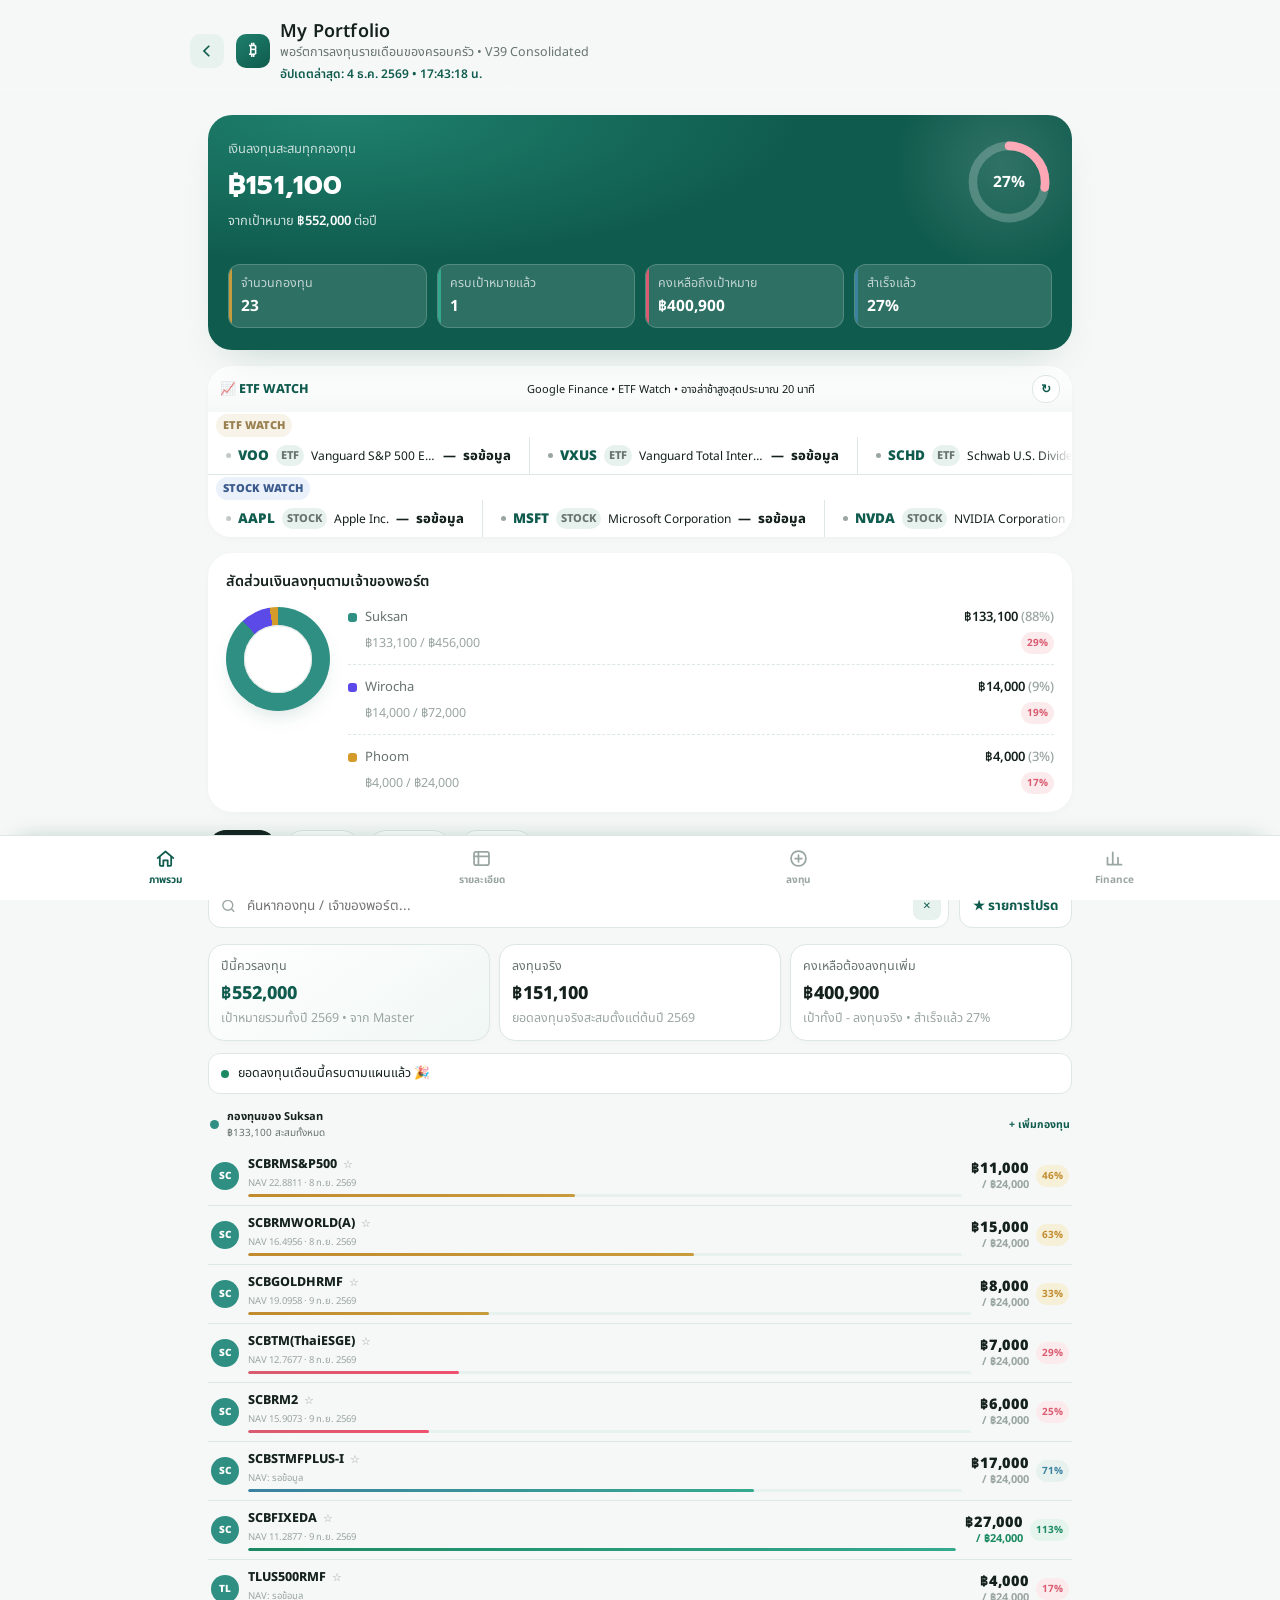
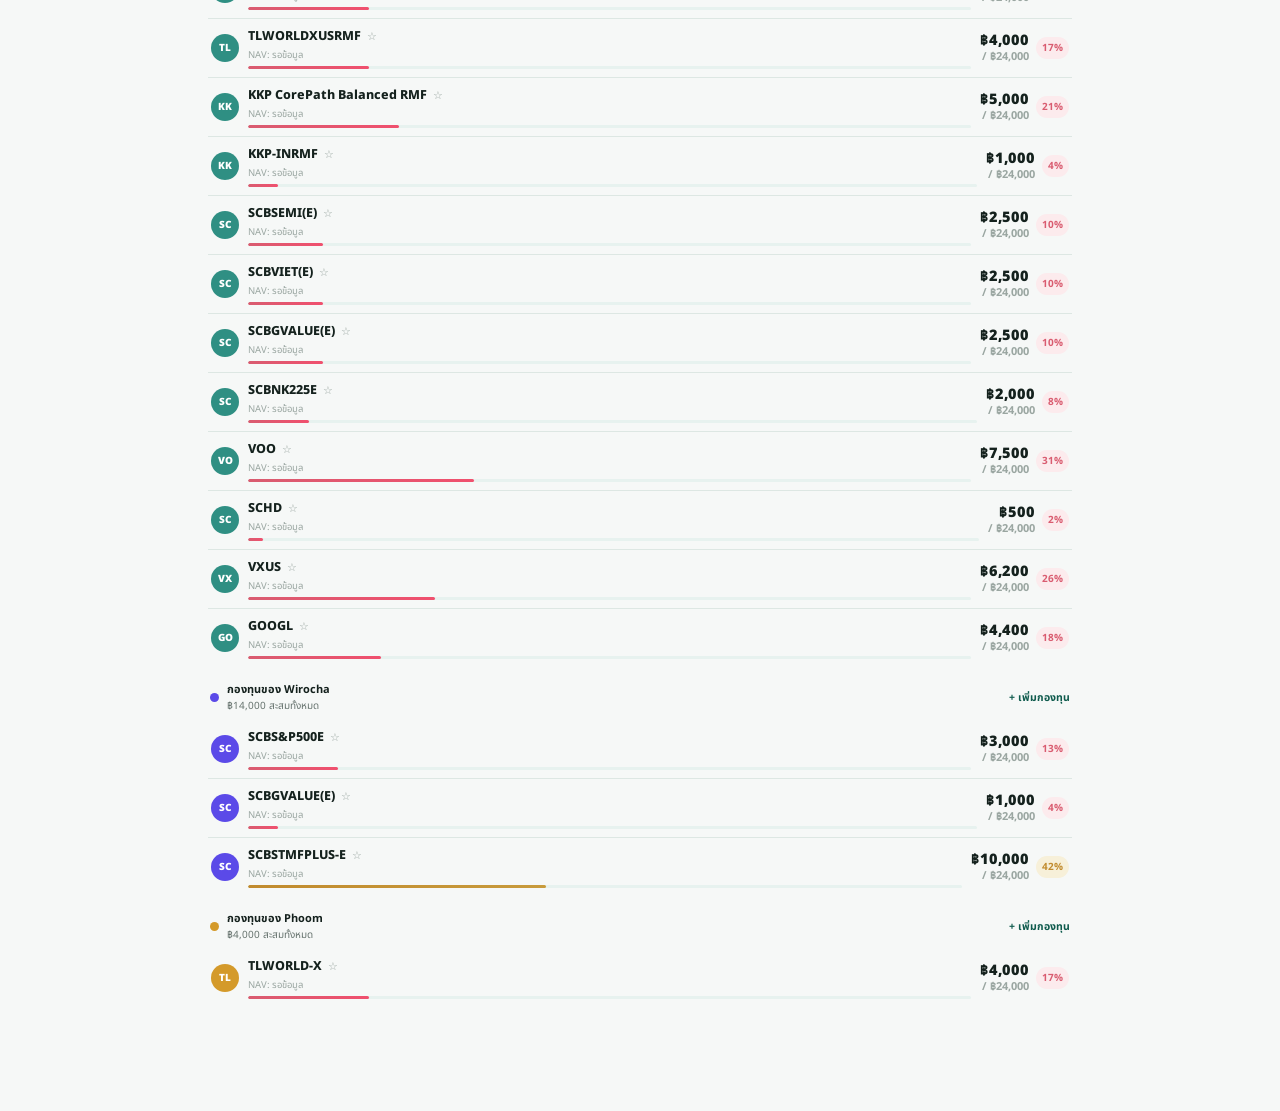
<file: portfolio/index.html>
<!DOCTYPE html>
<html lang="th">
<head>
<meta charset="UTF-8">
<meta name="viewport" content="width=device-width, initial-scale=1, viewport-fit=cover">
<title>My Family Funds — DCA Portfolio V22</title>
<meta name="theme-color" content="#0F5B4D">
<link rel="manifest" href="manifest.json">
<link rel="apple-touch-icon" href="icon-192.png">
<link rel="icon" href="icon-192.png">
<link rel="preconnect" href="https://fonts.googleapis.com">
<link href="https://fonts.googleapis.com/css2?family=Prompt:wght@400;500;600;700&family=Noto+Sans+Thai:wght@400;500;600&display=swap" rel="stylesheet">
<script src="https://accounts.google.com/gsi/client" async defer></script>
<style>
  :root{
    --bg:#F6F8F7;
    --surface:#FFFFFF;
    --ink:#14211D;
    --ink-soft:#66736E;
    --ink-faint:#9AA6A1;
    --primary:#0F5B4D;
    --primary-light:#1F806D;
    --primary-soft:#E7F2EF;
    --positive:#1B8A62;
    --positive-soft:#E5F4ED;
    --warning:#E8A33D;
    --warning-soft:#FBF0DE;
    --danger:#F0506E;
    --line:#DDE7E3;
    --teal:#2C8A78;
    --amber:#C18B2E;
    --coral:#D95C70;
    --sky:#3B82A0;
    --gold:#C89B3C;
    --mint:#35A98E;
    --gold-soft:#F7F0D9;
    --radius-s:10px;
    --radius-m:16px;
    --radius-l:24px;
    --shadow-hero: 0 18px 40px -20px rgba(15,91,77,0.25);
  }
  *{box-sizing:border-box;}
  html,body{margin:0;padding:0;}
  body{
    background:var(--bg);
    color:var(--ink);
    font-family:'Noto Sans Thai','Prompt',sans-serif;
    -webkit-font-smoothing:antialiased;
    padding-bottom:84px;
  }
  h1,h2,h3,.num{font-family:'Prompt','Noto Sans Thai',sans-serif;}
  button{font-family:inherit;}
  input{font-family:inherit;}

  /* ---------- topbar ---------- */
  .topbar{
    position:sticky; top:0; z-index:30;
    background:linear-gradient(180deg,var(--bg) 80%, rgba(245,244,250,0));
    padding:18px 18px 6px;
  }
  .brand{
    display:flex; align-items:center; justify-content:space-between; gap:10px; margin-bottom:14px;
  }
  .brand-left{ display:flex; align-items:center; gap:10px; }
  .sync-btn{
    display:flex; align-items:center; gap:6px; border:1px solid var(--line); background:var(--surface);
    padding:7px 12px; border-radius:999px; font-size:12.5px; font-weight:600; color:var(--ink-soft);
    cursor:pointer; flex:none;
  }
  .sync-dot{ width:7px; height:7px; border-radius:50%; background:var(--ink-faint); flex:none; }
  .sync-dot.connected{ background:var(--positive); }
  .sync-dot.syncing{ background:var(--gold); animation:syncpulse 1s infinite; }
  @keyframes syncpulse{ 0%,100%{opacity:1;} 50%{opacity:.25;} }
  .brand-mark{
    width:34px;height:34px;border-radius:10px;
    background:linear-gradient(145deg,var(--primary-light),var(--primary));
    display:flex;align-items:center;justify-content:center;
    color:#fff; font-weight:700; font-size:15.5px;
  }
  .brand-name{font-size:18px;font-weight:600;letter-spacing:.2px;}
  .last-updated{font-size:12px;color:var(--primary);font-weight:600;margin-top:3px;}
  .brand-sub{font-size:12.5px;color:var(--ink-soft);margin-top:-2px;}

  /* ---------- bottom nav (replaces old top tabs + FAB) ---------- */
  .bottom-nav{
    position:fixed; left:0; right:0; bottom:0; z-index:45;
    display:grid; grid-template-columns:1fr 1fr 1fr 1fr;
    align-items:center; gap:2px;
    background:var(--surface); border-top:1px solid var(--line);
    padding:7px 8px calc(7px + env(safe-area-inset-bottom));
    box-shadow:0 -10px 26px -18px rgba(15,91,77,.4);
  }
  .bn-item{
    display:flex; flex-direction:column; align-items:center; gap:3px;
    border:none; background:transparent; color:var(--ink-faint);
    font-size:10px; font-weight:700; padding:5px 2px; border-radius:12px;
    cursor:pointer; transition:color .15s ease;
  }
  .bn-item.active{ color:var(--primary); }
  .bn-ico{width:21px;height:21px;}

  main{padding:6px 18px 20px;}
  section[hidden]{display:none !important;}

  /* ---------- hero ---------- */
  .hero{
    background:radial-gradient(120% 140% at 15% 0%, #1F806D 0%, var(--primary) 46%, #0F5B4D 100%);
    border-radius:var(--radius-l);
    padding:24px 20px 22px;
    color:#fff;
    box-shadow:var(--shadow-hero);
    position:relative;
    overflow:hidden;
    margin-top:6px;
  }
  .hero::after{
    content:"";
    position:absolute; right:-40px; top:-60px; width:220px; height:220px;
    border-radius:50%; background:radial-gradient(circle, rgba(255,255,255,.14), rgba(255,255,255,0) 70%);
  }
  .hero-top{display:flex; justify-content:space-between; align-items:flex-start; gap:14px;}
  .hero-label{font-size:13px; color:rgba(255,255,255,.75); margin:0 0 6px;}
  .hero-amount{font-size:27px; font-weight:700; letter-spacing:.2px; margin:0;}
  .hero-target{font-size:13px; color:rgba(255,255,255,.8); margin-top:6px;}
  .hero-target b{color:#fff; font-weight:600;}

  .gauge{ position:relative; width:86px; height:86px; flex:none; }
  .gauge svg{ width:100%; height:100%; transform:rotate(-90deg); }
  .gauge-pct{
    position:absolute; inset:0; display:flex; align-items:center; justify-content:center;
    font-size:15.5px; font-weight:700; color:#fff;
  }

  .hero-bottom{
    display:flex; gap:10px; margin-top:20px; flex-wrap:wrap;
  }
  .hero-chip{
    background:rgba(255,255,255,.13); border:1px solid rgba(255,255,255,.18);
    border-radius:12px; padding:9px 12px; flex:1; min-width:96px;
    position:relative; overflow:hidden;
  }
  .hero-chip::before{
    content:""; position:absolute; left:0; top:0; bottom:0; width:3px;
  }
  .hero-chip:nth-child(1)::before{ background:var(--gold); }
  .hero-chip:nth-child(2)::before{ background:var(--mint); }
  .hero-chip:nth-child(3)::before{ background:var(--coral); }
  .hero-chip:nth-child(4)::before{ background:var(--sky); }
  .hero-chip .k{font-size:12.5px; color:rgba(255,255,255,.7);}
  .hero-chip .v{font-size:15.5px; font-weight:700; margin-top:2px;}

  /* ---------- allocation donut ---------- */
  .panel{
    background:var(--surface); border-radius:var(--radius-l);
    padding:18px; margin-top:16px; box-shadow:0 2px 14px -8px rgba(34,28,53,.14);
  }
  .panel-title{font-size:14.5px; font-weight:600; margin:0 0 14px;}
  .alloc-row{ display:flex; align-items:flex-start; gap:18px; }
  .donut{ width:104px; height:104px; border-radius:50%; flex:none; position:relative;
    box-shadow:0 10px 24px -12px rgba(15,91,77,.28);}
  .donut::before{
    content:""; position:absolute; inset:18px; border-radius:50%; background:var(--surface);
    box-shadow:inset 0 0 0 1px var(--line);
  }
  .legend{flex:1; display:flex; flex-direction:column; gap:12px;}
  .legend-item{display:flex; flex-direction:column; gap:5px; font-size:13px;}
  .legend-item:not(:last-child){ padding-bottom:10px; border-bottom:1px dashed var(--line); }
  .legend-row{ display:flex; align-items:center; gap:8px; }
  .legend-dot{width:9px;height:9px;border-radius:3px;flex:none;}
  .legend-name{flex:1; color:var(--ink-soft);}
  .legend-val{font-weight:600;}
  .legend-sub{ display:flex; align-items:center; justify-content:space-between; gap:8px; padding-left:17px; }
  .legend-sub span:first-child{ font-size:12.5px; color:var(--ink-faint); }

  /* ---------- owner filter pills ---------- */
  .filters{ display:flex; gap:8px; margin-top:18px; overflow-x:auto; padding-bottom:2px;}
  .pill{
    border:1px solid var(--line); background:var(--surface); color:var(--ink-soft);
    padding:7px 14px; border-radius:999px; font-size:13px; font-weight:600;
    white-space:nowrap; cursor:pointer;
  }
  .pill.active{ background:var(--ink); color:#fff; border-color:var(--ink);}

  /* ---------- owner group ---------- */
  .owner-group{ margin-top:14px; }
  .owner-head{
    display:flex; align-items:center; justify-content:space-between; margin-bottom:6px;
    padding-left:2px;
  }
  .owner-title{display:flex; align-items:center; gap:8px;}
  .owner-dot{width:9px;height:9px;border-radius:50%;}
  .owner-name{font-size:11px; font-weight:700;}
  .owner-total{font-size:10px; color:var(--ink-soft);}
  .add-fund-link{
    border:none; background:none; color:var(--primary); font-size:10.5px; font-weight:700;
    cursor:pointer; padding:4px 2px;
  }

  .fund-row{
    display:flex; align-items:center; gap:9px;
    padding:8px 3px; border-bottom:1px solid var(--line);
    cursor:pointer;
  }
  .fund-row:last-child{ border-bottom:0; }
  .fund-row-badge{
    width:28px; height:28px; border-radius:50%; flex:0 0 auto;
    display:flex; align-items:center; justify-content:center;
    font-size:10px; font-weight:900; color:#fff;
  }
  .fund-row-body{ flex:1; min-width:0; }
  .fund-row-line1{ display:flex; align-items:center; gap:3px; }
  .fund-row-name{
    font-size:12.5px; font-weight:800; color:var(--ink);
    white-space:nowrap; overflow:hidden; text-overflow:ellipsis;
  }
  .fund-row-line1 .favorite-btn{ font-size:11px; padding:0 0 0 3px; }
  .fund-row-nav{
    font-size:9.5px; color:var(--ink-faint); margin-top:2px;
    white-space:nowrap; overflow:hidden; text-overflow:ellipsis;
  }
  .fund-bar-track{ height:3px; background:var(--primary-soft); border-radius:4px; margin-top:4px; overflow:hidden;}
  .fund-bar-fill{ height:100%; border-radius:4px; background:linear-gradient(90deg,var(--coral),var(--coral)); transition:width .3s ease;}
  .fund-bar-fill.low{ background:linear-gradient(90deg,var(--coral),#F0506E); }
  .fund-bar-fill.mid{ background:linear-gradient(90deg,var(--amber),var(--gold)); }
  .fund-bar-fill.high{ background:linear-gradient(90deg,var(--sky),var(--mint)); }
  .fund-bar-fill.met{ background:linear-gradient(90deg,var(--positive),var(--mint)); }
  .fund-row-right{ flex:0 0 auto; display:flex; align-items:center; gap:7px; }
  .fund-row-nums{ display:flex; flex-direction:column; align-items:flex-end; line-height:1.2; }
  .fund-row-actual{ font-size:14.5px; font-weight:900; color:var(--ink); white-space:nowrap; }
  .fund-row-target{ font-size:11px; font-weight:700; color:var(--ink-faint); white-space:nowrap; }
  .fund-row-target.met{ color:var(--positive); }
  .fund-row .pct-chip{ flex:0 0 auto; }
  .pct-chip{
    font-size:10px; font-weight:700; padding:3px 6px; border-radius:999px;
  }
  .pct-chip.low{ background:#FCEBED; color:var(--coral); }
  .pct-chip.mid{ background:var(--gold-soft); color:#C18B2E; }
  .pct-chip.high{ background:#E7F2EF; color:var(--sky); }
  .pct-chip.met{ background:var(--positive-soft); color:var(--positive); }

  .empty-state{
    text-align:center; padding:34px 10px; color:var(--ink-soft); font-size:13.5px;
  }

  /* ---------- (old floating FAB removed — see .bn-fab in bottom nav) ---------- */

  /* ---------- modal ---------- */
  .modal-overlay{
    position:fixed; inset:0; background:rgba(34,28,53,.5); z-index:50;
    display:flex; align-items:flex-end; justify-content:center;
    backdrop-filter:blur(2px);
  }
  .modal-overlay[hidden]{display:none;}
  .modal-sheet{
    background:var(--surface); width:100%; max-width:460px;
    border-radius:22px 22px 0 0; padding:22px 20px 26px;
    animation:slideup .22s ease;
  }
  @keyframes slideup{ from{transform:translateY(24px); opacity:0;} to{transform:translateY(0); opacity:1;} }
  .modal-title{font-size:17px; font-weight:700; margin:0 0 4px;}
  .modal-sub{font-size:13px; color:var(--ink-soft); margin:0 0 18px;}
  .field{ margin-bottom:14px; }
  .field label{ display:block; font-size:13px; font-weight:600; color:var(--ink-soft); margin-bottom:6px;}
  .field select, .field input{
    width:100%; padding:11px 12px; border-radius:12px; border:1px solid var(--line);
    background:#FBFAFE; font-size:14.5px; color:var(--ink);
  }
  .field select:focus, .field input:focus{ outline:2px solid var(--primary-light); outline-offset:1px;}
  .field-row{ display:flex; gap:10px; }
  .field-row .field{ flex:1; }
  .toggle-owner{ font-size:12.5px; color:var(--primary); background:none; border:none; cursor:pointer; margin-top:6px;}
  .modal-actions{ display:flex; gap:10px; margin-top:6px; }
  .btn{
    flex:1; padding:13px; border-radius:12px; border:none; font-size:14.5px; font-weight:700; cursor:pointer;
  }
  .btn-primary{ background:var(--primary); color:#fff; }
  .btn-ghost{ background:var(--primary-soft); color:var(--primary); }

  /* ---------- cloud sync modal: mobile fit ---------- */
  #modalCloud .modal-sheet{
    max-height:calc(100dvh - 10px);
    overflow-y:auto;
    -webkit-overflow-scrolling:touch;
    overscroll-behavior:contain;
    padding:18px 16px calc(18px + env(safe-area-inset-bottom));
  }
  #modalCloud .modal-title{font-size:16px;}
  #modalCloud .modal-sub{font-size:12px;line-height:1.45;margin-bottom:12px;}
  #modalCloud .sheet-connect-box{margin-top:9px;padding:11px;border-radius:14px;}
  #modalCloud .field{margin-bottom:10px;}
  #modalCloud .field label{font-size:12px;margin-bottom:5px;}
  #modalCloud .field input{padding:9px 10px;font-size:13px;}
  #modalCloud .modal-actions{gap:7px;margin-top:5px;}
  #modalCloud .btn{padding:10px 8px;font-size:13px;}
  #modalCloud .setup-note{font-size:11px;line-height:1.4;margin-top:6px;}
  #modalCloud .sheet-status{font-size:11.5px;line-height:1.4;margin-top:5px;}
  #modalCloud .modal-actions:last-child{margin-top:9px !important;}
  @media (max-width:380px){
    #modalCloud .modal-sheet{padding-left:12px;padding-right:12px;}
    #modalCloud .sheet-connect-box{padding:10px;}
    #modalCloud .btn{font-size:12px;padding:9px 6px;}
  }

  /* ---------- table view ---------- */
  .table-toolbar{
    display:flex; flex-direction:column; align-items:stretch; margin:4px 0 10px; gap:8px;
  }
  .table-toolbar h2{font-size:17px; margin:0; line-height:1.25;}
  .table-toolbar-actions{ display:flex; gap:5px; width:100%; }
  .table-toolbar-actions .sync-btn,
  .table-toolbar-actions .export-btn{
    flex:1 1 0; min-width:0; justify-content:center;
    padding:7px 3px; font-size:10.5px; white-space:nowrap;
    overflow:hidden; text-overflow:ellipsis;
  }
  .export-btn{
    background:var(--ink); color:#fff; border:none; padding:9px 14px; border-radius:10px;
    font-size:13px; font-weight:600; cursor:pointer; display:flex; align-items:center; gap:6px;
  }
  /* ---------- responsive investment table ---------- */
  .table-scroll-wrap{
    position:relative;
    min-width:0;
    width:100%;
  }
  .table-scroll{
    overflow:auto;
    position:relative;
    max-height:calc(100vh - 190px);
    min-height:180px;
    background:var(--surface);
    border:1px solid var(--line);
    border-radius:var(--radius-m);
    box-shadow:0 2px 14px -8px rgba(34,28,53,.14);
    -webkit-overflow-scrolling:touch;
    overscroll-behavior:contain;
    scrollbar-gutter:stable both-edges;
  }
  .table-scroll::-webkit-scrollbar{width:12px;height:12px;}
  .table-scroll::-webkit-scrollbar-track{background:#F1F5F3;border-radius:999px;}
  .table-scroll::-webkit-scrollbar-thumb{background:#9DBAB2;border-radius:999px;border:3px solid #F1F5F3;}
  table{
    border-collapse:separate;
    border-spacing:0;
    width:100%;
    min-width:960px;
    font-size:13px;
  }
  thead{
    position:sticky;
    top:0;
    z-index:11;
  }
  thead th{
    position:sticky;
    top:0;
    z-index:12;
    background:var(--surface);
    font-weight:600;
    color:var(--ink-soft);
    font-size:12.5px;
    text-align:right;
    padding:10px 8px;
    border-bottom:2px solid var(--line);
    white-space:nowrap;
  }
  thead th:first-child{
    text-align:left;
    position:sticky;
    left:0;
    top:0;
    z-index:15;
    background:var(--surface);
    box-shadow:1px 0 0 var(--line);
  }
  tbody td{
    padding:7px 8px;
    border-bottom:1px solid var(--line);
    text-align:right;
    white-space:nowrap;
    background:var(--surface);
  }
  tbody td:first-child{
    text-align:left;
    position:sticky;
    left:0;
    z-index:8;
    background:var(--surface);
    font-weight:500;
    box-shadow:1px 0 0 var(--line);
  }
  .group-row td{
    background:var(--teal);
    color:#fff;
    font-weight:700;
    font-size:13px;
    padding:9px 10px;
  }
  .group-row td:first-child{
    position:sticky;
    left:0;
    z-index:9;
    background:var(--teal);
    box-shadow:1px 0 0 rgba(255,255,255,.15);
  }
  .group-row{ background:var(--primary); }
  .cell-input{
    width:56px; text-align:right; border:1px solid transparent; background:transparent;
    border-radius:6px; padding:5px 4px; font-size:13px; color:var(--ink);
  }
  .cell-input:hover{ border-color:var(--line); }
  .cell-input:focus{ border-color:var(--primary-light); outline:none; background:var(--primary-soft); }
  .target-input{ width:64px; font-weight:600;}
  .actual-cell{ font-weight:700; }
  .badge{ font-size:12.5px; font-weight:700; padding:4px 9px; border-radius:999px; display:inline-block;}
  .badge-met{ background:var(--positive-soft); color:var(--positive); }
  .badge-warn{ background:var(--warning-soft); color:var(--warning); }
  .badge-none{ background:var(--bg); color:var(--ink-faint); }
  .row-del{ border:none; background:none; color:var(--ink-faint); cursor:pointer; font-size:13.5px;}
  .row-del:hover{ color:var(--danger); }
  .fund-name-cell{ cursor:pointer; color:var(--primary); text-decoration:underline; text-decoration-color:var(--primary-soft); text-underline-offset:2px; }

  .toast{
    position:fixed; left:50%; bottom:96px; transform:translateX(-50%) translateY(20px);
    background:var(--ink); color:#fff; padding:11px 18px; border-radius:12px; font-size:13px;
    opacity:0; pointer-events:none; transition:all .25s ease; z-index:60;
  }
  .toast.show{ opacity:1; transform:translateX(-50%) translateY(0); }

  @media (min-width:720px){
    main{ max-width:900px; margin:0 auto; }
    .topbar{ padding-left:calc(50% - 450px); padding-right:calc(50% - 450px); }
  }

  .yearbar{
    display:flex;
    align-items:center;
    flex-wrap:nowrap;
    gap:6px;
    width:100%;
    margin:0 0 10px;
    padding:8px 10px;
    background:#fff;
    border:1px solid var(--line);
    border-radius:12px;
    position:relative;
  }
  .year-title{font-size:13.5px;font-weight:700;color:var(--ink-soft);margin-right:2px;white-space:nowrap;flex:0 0 auto}
  .year-select{border:1px solid var(--line);border-radius:9px;padding:6px 8px;background:#fff;font-weight:800;color:var(--ink);font-size:13px;min-width:76px;flex:1 1 auto}
  .year-nav,.year-add{border:1px solid var(--line);background:#fff;border-radius:9px;padding:6px 9px;cursor:pointer;font-weight:700;color:var(--ink);font-size:13px;white-space:nowrap;flex:0 0 auto}
  .year-add{color:var(--primary);border-color:var(--primary-soft)}

/* ===== V4 FUND DETAIL — PURPLE / WHITE 3D-LITE EXPERIENCE ===== */
.fund-row{cursor:pointer;}
.fund-detail-overlay{
  position:fixed;inset:0;
  background:rgba(15,91,77,.12);
  backdrop-filter:blur(10px);
  z-index:70;display:flex;align-items:flex-end;justify-content:center;
}
.fund-detail-overlay[hidden]{display:none}
.fund-detail-sheet{
  width:100%;max-width:760px;max-height:92vh;overflow:auto;
  background:
    radial-gradient(120% 70% at 0% 0%, #EAF5F1 0%, rgba(241,235,255,0) 55%),
    linear-gradient(180deg,#FFFFFF 0%,#FCFEFD 100%);
  border:1px solid #D8E8E2;
  border-radius:28px 28px 0 0;
  box-shadow:0 -24px 70px rgba(15,91,77,.18),0 10px 35px rgba(34,28,53,.10);
  padding:18px 16px 30px;
}
.fund-detail-close{
  float:right;border:1px solid #DDE7E3;background:#E7F2EF;color:var(--primary);
  border-radius:12px;width:38px;height:38px;font-size:20px;cursor:pointer;
  box-shadow:0 4px 12px rgba(15,91,77,.08);
}
.detail-owner{font-size:12.5px;color:var(--primary);margin-top:4px;font-weight:600}
.detail-name{font-size:21.5px;font-weight:800;color:var(--ink);margin:8px 48px 2px 0;line-height:1.25}
.detail-year{font-size:12.5px;color:var(--ink-soft)}
.detail-kpis{display:grid;grid-template-columns:repeat(3,1fr);gap:8px;margin-top:16px}
.detail-kpi{
  background:linear-gradient(145deg,#FFFFFF,#F0F7F4);
  border:1px solid #DCEAE5;border-radius:16px;padding:12px;
  box-shadow:0 8px 18px -14px rgba(15,91,77,.28);
}
.detail-kpi .k{font-size:12px;color:var(--ink-soft)}
.detail-kpi .v{font-size:17px;font-weight:800;color:var(--ink);margin-top:4px}
.detail-progress{
  margin-top:12px;background:#FFFFFF;border:1px solid #DCEAE5;border-radius:16px;padding:12px;
  box-shadow:0 8px 18px -14px rgba(75,46,158,.35);
}
.detail-progress-head{display:flex;justify-content:space-between;color:var(--ink-soft);font-size:12.5px;margin-bottom:8px}
.detail-track{height:9px;background:#E6F0ED;border-radius:99px;overflow:hidden}
.detail-fill{height:100%;border-radius:99px;background:linear-gradient(90deg,#1F806D,#58B49E)}
.detail-chart-card{
  margin-top:14px;background:#FFFFFF;border:1px solid #DCEAE5;border-radius:20px;padding:14px;
  box-shadow:0 8px 20px -15px rgba(15,91,77,.20);
}
.detail-chart-title{font-size:13.5px;font-weight:700;color:var(--ink);margin-bottom:10px}
.detail-chart{height:210px;position:relative}
.detail-chart svg{width:100%;height:100%;overflow:visible}
.chart-grid{stroke:#E0EBE7;stroke-width:1}
.chart-area{fill:rgba(124,92,252,.10)}
.chart-line{fill:none;stroke:#1F806D;stroke-width:3;stroke-linecap:round;stroke-linejoin:round}
.chart-point{fill:#fff;stroke:#1F806D;stroke-width:2}
.chart-label{fill:#78857F;font-size:11px}
.chart-value{fill:#0F5B4D;font-size:11px;font-weight:700;paint-order:stroke;stroke:#fff;stroke-width:3px;stroke-linejoin:round}
.chart-unit{float:right;font-size:12px;font-weight:500;color:#78857F}
.detail-chart-legend{font-size:12px;color:#66736E;margin:-4px 0 3px}
.detail-chart-legend i{display:inline-block;width:20px;border-top:3px solid #1F806D;vertical-align:middle;margin-right:5px}
.detail-chart{height:260px;position:relative}
.detail-chart svg{width:100%;height:100%;overflow:visible}
.chart-axis{stroke:#D2DFDA;stroke-width:1}
.chart-axis-title,.chart-axis-y,.chart-axis-x{fill:#6E7C76;font-size:12px}
.chart-axis-y{font-size:12px;font-weight:600}
.chart-axis-x{font-size:12px}
.chart-grid{stroke:#DCE8E3;stroke-width:1;stroke-dasharray:3 4}
.chart-area{fill:rgba(124,92,252,.10)}
.chart-line{fill:none;stroke:#1F806D;stroke-width:3;stroke-linecap:round;stroke-linejoin:round}
.chart-cum-line{stroke:#22A995}
.chart-point{fill:#fff;stroke:#1F806D;stroke-width:2}
.chart-point-cum{stroke:#22A995}
.chart-value{fill:#0F5B4D;font-size:12px;font-weight:700;paint-order:stroke;stroke:#fff;stroke-width:3px;stroke-linejoin:round}
.target-line{stroke:#C18B2E;stroke-width:2;stroke-dasharray:7 5}
.target-label{fill:#9A6C20;font-size:12px;font-weight:700}
.detail-months{display:grid;grid-template-columns:repeat(4,1fr);gap:7px;margin-top:12px}
.detail-month{
  background:#F7FBF9;border:1px solid #DFEBE6;border-radius:12px;padding:9px;
  box-shadow:0 4px 12px -10px rgba(75,46,158,.35);
}
.detail-month.current{border-color:var(--primary);background:var(--primary-soft);}
.detail-month .m{font-size:12px;color:#78857F}
.detail-month input.detail-month-input{
  width:100%;border:none;background:transparent;padding:0;margin-top:3px;
  font-size:13px;font-weight:700;color:var(--ink);font-family:inherit;outline:none;
  -moz-appearance:textfield;
}
.detail-month input.detail-month-input::-webkit-outer-spin-button,
.detail-month input.detail-month-input::-webkit-inner-spin-button{-webkit-appearance:none;margin:0;}
.detail-month input.detail-month-input:focus{color:var(--primary);}
@media(max-width:520px){
  .detail-kpis{grid-template-columns:1fr 1fr}
  .detail-kpi:last-child{grid-column:1/-1}
  .detail-months{grid-template-columns:repeat(3,1fr)}
}



/* ===== V7 SMART UX ===== */
.smart-tools{display:grid;grid-template-columns:1fr auto;gap:10px;margin-top:16px}
.search-box{position:relative}.search-box input{width:100%;padding:11px 40px 11px 38px;border:1px solid var(--line);border-radius:13px;background:var(--surface);font-size:13.5px;color:var(--ink)}
.search-box svg{position:absolute;left:12px;top:50%;transform:translateY(-50%);width:17px;color:var(--ink-faint)}
.search-clear{position:absolute;right:8px;top:50%;transform:translateY(-50%);border:none;background:var(--primary-soft);color:var(--primary);border-radius:8px;width:28px;height:28px;cursor:pointer}
.tool-btn{border:1px solid var(--line);background:var(--surface);color:var(--primary);border-radius:13px;padding:0 13px;font-weight:700;cursor:pointer}
.summary-grid{display:grid;grid-template-columns:repeat(3,1fr);gap:9px;margin-top:16px}.summary-card{background:var(--surface);border:1px solid var(--line);border-radius:16px;padding:12px;box-shadow:0 2px 12px -8px rgba(15,91,77,.14)}
.summary-card .s-k{font-size:12.5px;color:var(--ink-soft)}.summary-card .s-v{font-size:18px;font-weight:800;margin-top:4px}.summary-card .s-sub{font-size:12.5px;color:var(--ink-faint);margin-top:2px}
.summary-card.action{border-color:#DDE7E3;background:linear-gradient(145deg,#fff,#F0F7F4)}.summary-card.action .s-v{color:var(--primary)}
.notice-list{margin-top:12px;display:flex;flex-direction:column;gap:7px}.notice{display:flex;align-items:center;gap:9px;padding:10px 12px;border-radius:12px;background:var(--surface);border:1px solid var(--line);font-size:12.5px}.notice .dot{width:8px;height:8px;border-radius:50%;flex:none}.notice.warn .dot{background:var(--warning)}.notice.ok .dot{background:var(--positive)}
.favorite-btn{border:none;background:transparent;color:var(--ink-faint);font-size:15.5px;line-height:1;cursor:pointer;padding:2px 0 2px 6px}.favorite-btn.active{color:#C89B3C}
.fund-actions{display:flex;align-items:center;gap:5px}.fund-status{font-size:12px;color:var(--ink-soft);margin-top:0;margin-left:8px}
.detail-actions{display:flex;gap:8px;margin-top:12px}.detail-action-btn{flex:1;border:1px solid var(--line);background:var(--surface);color:var(--primary);border-radius:11px;padding:10px;font-weight:700;cursor:pointer}
.history-list{display:flex;flex-direction:column;gap:7px;margin-top:10px}.history-item{display:grid;grid-template-columns:1fr auto auto;gap:8px;align-items:center;padding:10px 11px;background:var(--surface);border:1px solid var(--line);border-radius:12px}.history-date{font-size:12.5px;color:var(--ink-soft)}.history-note{font-size:12px;color:var(--ink-faint)}.history-amt{font-weight:800;font-size:13.5px}.history-actions{display:flex;gap:4px}.history-actions button{border:none;background:var(--primary-soft);color:var(--primary);border-radius:7px;width:28px;height:28px;cursor:pointer}.history-note-text{font-size:12.5px;color:var(--ink);margin-top:4px;line-height:1.45;word-break:break-word}.history-note-empty{font-size:12px;color:var(--ink-faint);margin-top:4px;font-style:italic}.note-field textarea{width:100%;min-height:74px;resize:vertical;border:1px solid var(--line);border-radius:12px;padding:10px 12px;font:inherit;font-size:13px;background:var(--surface);color:var(--ink);outline:none}.note-field textarea:focus{border-color:var(--primary);box-shadow:0 0 0 3px rgba(104,189,178,.10)}.history-help{font-size:12px;color:var(--ink-faint);margin-top:3px}
.sheet-connect-box{background:linear-gradient(145deg,#F0F7F4,#fff);border:1px solid #D7E7E1;border-radius:16px;padding:13px;margin-top:12px}.sheet-status{font-size:12.5px;color:var(--ink-soft);line-height:1.5;margin-top:6px}.setup-note{font-size:12.5px;color:var(--ink-faint);line-height:1.5;margin-top:7px}
.quick-month{display:grid;grid-template-columns:repeat(3,minmax(0,1fr));gap:0;padding:9px 6px;border-radius:12px;background:var(--primary-soft);margin-top:9px;font-size:12px;line-height:1.25;overflow:hidden}.quick-month .qm-item{min-width:0;display:flex;flex-direction:column;align-items:center;justify-content:center;text-align:center;padding:2px 7px}.quick-month .qm-item+.qm-item{border-left:1px solid rgba(15,91,77,.12)}.quick-month .qm-label{display:block;min-height:30px;color:var(--ink-soft);font-size:11.5px;line-height:1.3;white-space:normal}.quick-month b{display:block;margin-top:3px;color:var(--primary);font-size:14px;line-height:1.2;white-space:nowrap;font-variant-numeric:tabular-nums}.quick-month .qm-value{min-width:0;max-width:100%;overflow:hidden;text-overflow:ellipsis}@media(max-width:420px){.quick-month{padding:8px 3px}.quick-month .qm-item{padding:2px 4px}.quick-month .qm-label{font-size:10.5px;min-height:28px}.quick-month b{font-size:13px}}
@media(max-width:650px){.summary-grid{grid-template-columns:1fr 1fr}.summary-card:last-child{grid-column:1/-1}.tool-btn{padding:0 10px}}


.market-panel{overflow:hidden;padding:0}.market-ticker-head{display:flex;align-items:center;justify-content:space-between;gap:10px;padding:9px 12px;border-bottom:1px solid var(--border);background:linear-gradient(180deg,#fff,#F6F8F7)}.market-ticker-title{font-size:12.5px;font-weight:800;color:var(--primary);white-space:nowrap}.market-subtitle{font-size:11px;color:var(--muted);white-space:nowrap;overflow:hidden;text-overflow:ellipsis}.market-ticker-wrap{position:relative;overflow:hidden;width:100%;background:#fff}.market-ticker-row{position:relative;overflow:hidden;width:100%;border-bottom:1px solid #DDE7E3}.market-ticker-row:last-child{border-bottom:0}.market-ticker-row:before,.market-ticker-row:after{content:'';position:absolute;top:0;bottom:0;width:34px;z-index:2;pointer-events:none}.market-ticker-row:before{left:0;background:linear-gradient(90deg,#fff,transparent)}.market-ticker-row:after{right:0;background:linear-gradient(270deg,#fff,transparent)}.market-ticker-track{display:flex;width:max-content;will-change:transform}.market-ticker-track.stocks{animation:marketTickerStock 46s linear infinite}.market-ticker-track.etfs{animation:marketTickerStock 46s linear infinite}.market-ticker-wrap:hover .market-ticker-track,.market-ticker-wrap:active .market-ticker-track{animation-play-state:paused}.market-ticker-item{display:inline-flex;align-items:center;gap:7px;padding:8px 18px;border-right:1px solid #DDE7E3;white-space:nowrap;font-size:13px}.market-ticker-item .ticker{font-weight:900;color:var(--primary);font-size:13.5px}.market-ticker-item .group{font-size:11px;font-weight:800;color:#66736E;background:#E7F2EF;border-radius:999px;padding:2px 5px}.market-ticker-item .name{color:var(--muted);font-size:12px;max-width:125px;overflow:hidden;text-overflow:ellipsis}.market-ticker-item .price{font-weight:800;font-variant-numeric:tabular-nums}.market-ticker-item .chg{font-weight:800;font-variant-numeric:tabular-nums}.market-ticker-item.up .chg{color:#1B8A62}.market-ticker-item.down .chg{color:#D95C70}.market-ticker-item.na .price,.market-ticker-item.na .chg{color:var(--muted)}.market-ticker-item .dot{width:5px;height:5px;border-radius:50%;background:#9AA6A1;flex:0 0 auto}.market-ticker-item.up .dot{background:#1B8A62}.market-ticker-item.down .dot{background:#D95C70}.market-row-label{display:inline-flex;align-items:center;justify-content:center;min-width:72px;padding:3px 7px;margin:0 5px 0 8px;border-radius:999px;font-size:11px;font-weight:900;background:#E7F2EF;color:var(--primary);position:relative;z-index:3}.market-row-label.etf{background:#F7F3E9;color:#9A8050}.market-row-label.stock{background:#EAF1FB;color:#3A5A8C}@keyframes marketTickerStock{from{transform:translateX(0)}to{transform:translateX(-50%)}}@media(prefers-reduced-motion:reduce){.market-ticker-track{animation:none}}@media(max-width:560px){.market-ticker-head{padding:8px 10px}.market-ticker-item{padding:8px 12px;font-size:12.5px}.market-ticker-item .name{display:none}.market-ticker-item .group{font-size:10.5px}.market-ticker-item .ticker{font-size:13px}.market-row-label{min-width:58px;font-size:10.5px;margin-left:5px}}
.finance-toolbar{display:flex;justify-content:space-between;align-items:center;gap:10px;margin-bottom:12px;flex-wrap:wrap}.finance-toolbar .sub{font-size:12.5px;color:var(--ink-faint)}
.finance-seg{display:grid;grid-template-columns:repeat(3,1fr);gap:4px;background:#E9EFED;border-radius:13px;padding:4px;margin-bottom:10px}.finance-seg button{border:0;background:transparent;padding:8px 5px;border-radius:10px;font-weight:900;color:#61716D;font-size:12px;cursor:pointer;font-family:inherit}.finance-seg button.active{background:#fff;color:var(--primary);box-shadow:0 2px 8px rgba(35,73,65,.12)}
.finance-list-head{display:grid;grid-template-columns:1fr 76px 100px;gap:6px;padding:2px 12px 8px;font-size:12px;color:var(--ink-faint);font-weight:800}.finance-list-head span:nth-child(2),.finance-list-head span:nth-child(3){text-align:right}.finance-list{background:var(--surface);border:1px solid var(--line);border-radius:15px;overflow:hidden;box-shadow:0 2px 12px -8px rgba(15,91,77,.18)}.finance-row{display:grid;grid-template-columns:1fr 76px 100px;align-items:center;gap:6px;padding:11px 12px;border-bottom:1px solid var(--line);cursor:pointer}.finance-row:last-child{border-bottom:0}.finance-row:active{background:var(--primary-soft)}.finance-row-id{display:flex;align-items:center;gap:9px;min-width:0}.finance-badge{width:32px;height:32px;border-radius:50%;flex:0 0 auto;display:flex;align-items:center;justify-content:center;font-size:12px;font-weight:900;color:#fff}.finance-row-text{min-width:0}.finance-row-symbol{font-weight:900;font-size:13.5px;color:var(--ink);white-space:nowrap;overflow:hidden;text-overflow:ellipsis}.finance-row-name{font-size:12px;color:var(--ink-faint);white-space:nowrap;overflow:hidden;text-overflow:ellipsis;max-width:100%}.finance-row-owner{font-size:10px;color:#84938F;margin-top:1px;white-space:nowrap;overflow:hidden;text-overflow:ellipsis}.finance-row-price{text-align:right;font-weight:800;font-size:13px;font-variant-numeric:tabular-nums}.finance-row-price.finance-na{color:var(--ink-faint);font-weight:600}.finance-row-pct{justify-self:end;font-size:12.5px;font-weight:800;padding:4px 8px;border-radius:8px;text-align:center;min-width:66px;font-variant-numeric:tabular-nums}.finance-row-pct.up{background:#E4F6EE;color:#1B8A62}.finance-row-pct.down{background:#FDECEF;color:#D95C70}.finance-row-pct.na{background:#F2F4F3;color:var(--ink-faint)}.finance-section-title{font-size:13.5px;font-weight:900;color:var(--primary);margin:16px 0 8px}.market-manager-list{display:flex;flex-direction:column;gap:7px}.market-manager-row{display:grid;grid-template-columns:70px 1fr 105px 85px 80px 34px;gap:7px;align-items:center;padding:8px;border:1px solid var(--line);border-radius:11px;background:var(--surface)}.market-manager-row input,.market-manager-row select{width:100%;border:1px solid var(--line);border-radius:8px;padding:7px;font:inherit;font-size:12px;background:var(--surface);color:var(--ink)}.market-manager-row .remove{border:none;background:#FDECEF;color:#C24D63;border-radius:8px;height:30px;cursor:pointer}.market-manager-head{display:grid;grid-template-columns:70px 1fr 105px 85px 80px 34px;gap:7px;font-size:11px;color:var(--ink-faint);padding:0 8px}.finance-empty{padding:20px;text-align:center;color:var(--ink-faint);font-size:12.5px}.finance-modal .fund-detail-sheet{max-width:560px}.finance-detail-grid{display:grid;grid-template-columns:1fr 1fr;gap:8px;margin-top:12px}.finance-detail-kpi{padding:10px;border:1px solid var(--line);border-radius:11px;background:var(--surface)}.finance-detail-kpi .k{font-size:11px;color:var(--ink-faint)}.finance-detail-kpi .v{font-size:13.5px;font-weight:800;margin-top:3px}.finance-manager-actions{display:flex;gap:8px;margin-top:10px}.finance-manager-actions .btn{flex:1}.finance-note{font-size:12px;color:var(--ink-faint);line-height:1.5;margin-top:8px}
@media(max-width:650px){.market-manager-row,.market-manager-head{grid-template-columns:62px 1fr 88px 70px 60px 32px}.market-manager-row{padding:6px;gap:5px}.market-manager-head{gap:5px}.finance-detail-grid{grid-template-columns:1fr 1fr}.finance-list-head,.finance-row{grid-template-columns:1fr 64px 84px}.finance-row-name{display:none}}


/* ===== V39 FINANCE MAIN UI PREVIEW ===== */
.finance-main-panel{padding:14px;background:linear-gradient(180deg,#ffffff 0%,#f7faf9 100%)}
.finance-main-head{display:flex;align-items:center;justify-content:space-between;gap:12px;margin-bottom:12px}
.finance-main-brand{display:flex;align-items:center;gap:10px;min-width:0}
.finance-main-icon{width:42px;height:42px;border-radius:13px;display:flex;align-items:center;justify-content:center;background:var(--primary-soft);color:var(--primary);font-size:20px;border:1px solid #D8E9E4;box-shadow:0 4px 12px rgba(15,91,77,.08)}
.finance-main-title{font-size:18px;font-weight:950;letter-spacing:-.2px;color:var(--ink)}
.finance-main-sub{font-size:11.5px;color:var(--ink-faint);margin-top:2px;white-space:nowrap;overflow:hidden;text-overflow:ellipsis}
.finance-main-actions{display:flex;gap:6px;flex:none}
.finance-main-actions .tool-btn{height:30px;border-radius:9px;padding:0 8px;background:#fff;box-shadow:0 2px 8px rgba(15,91,77,.06);font-size:10.5px}
.finance-market-status{display:flex;align-items:center;justify-content:space-between;gap:8px;padding:9px 11px;margin-bottom:10px;border:1px solid #DCE9E5;border-radius:12px;background:#F2F8F6;color:var(--ink-soft);font-size:11.5px}
.finance-market-status .status-left{display:flex;align-items:center;gap:6px;min-width:0}
.finance-market-status .live-dot{width:7px;height:7px;border-radius:50%;background:#35A978;box-shadow:0 0 0 3px rgba(53,169,120,.10);flex:none}
.finance-market-status .status-text{white-space:nowrap;overflow:hidden;text-overflow:ellipsis}
.finance-market-status .status-tag{font-weight:900;color:var(--primary);background:#fff;border:1px solid #D8E9E4;border-radius:999px;padding:3px 7px;white-space:nowrap}
.finance-main-tabs{background:#E9EFED;border:1px solid #DFE9E5;border-radius:13px;padding:4px;margin-bottom:10px;box-shadow:inset 0 1px 2px rgba(15,91,77,.04)}
.finance-main-tabs button{padding:6px 4px;font-size:10.5px;border-radius:8px}
.finance-list-head{padding:3px 11px 7px;font-size:10.5px;letter-spacing:.15px;text-transform:uppercase}
.finance-list{border-radius:14px;box-shadow:0 4px 16px -10px rgba(15,91,77,.22)}
.finance-row{padding:10px 11px;transition:background .15s ease,transform .15s ease}
.finance-row:hover{background:#F6FAF8}
.finance-row-id{gap:9px}
.finance-badge{width:34px;height:34px;border-radius:11px;font-size:11px;box-shadow:0 2px 7px rgba(15,91,77,.10)}
.finance-row-symbol{font-size:13px}
.finance-row-name{font-size:11.5px;margin-top:1px}
.finance-row-owner{display:inline-flex;margin-top:3px;padding:2px 6px;border-radius:999px;background:#F0F5F3;color:#71817C;font-size:9.5px;width:max-content;max-width:100%}
.finance-row-price{font-size:13px}
.finance-row-pct{min-width:62px;padding:4px 7px;border-radius:9px;font-size:11.5px}
.finance-note{padding:8px 2px 1px;margin-top:3px;font-size:10.5px;color:#8A9894}
@media(max-width:650px){
 .finance-main-panel{padding:12px}
 .finance-main-head{align-items:flex-start}
 .finance-main-icon{width:38px;height:38px;border-radius:11px;font-size:18px}
 .finance-main-title{font-size:16px}
 .finance-main-sub{font-size:10.5px;max-width:190px}
 .finance-main-actions .tool-btn{height:29px;padding:0 7px;font-size:10px}
 
 .finance-row{padding:10px 9px}
}

</style>
<script src="../config.js"></script>
<script src="auth-open.js"></script>
<style id="v39-manager-redesign">
.v39-manager-sheet{max-width:920px!important;width:96%!important;padding:0!important;overflow:hidden;background:#f7fbfa!important;border-radius:24px!important}
.v39-manager-head{display:grid;grid-template-columns:44px 1fr 42px;align-items:center;gap:10px;padding:18px 18px 14px;background:linear-gradient(135deg,#0d705f,#087864);color:#fff}
.v39-manager-back,.v39-manager-help{width:40px;height:40px;border:0;border-radius:50%;background:rgba(255,255,255,.14);color:#fff;font-size:30px;line-height:1;cursor:pointer}
.v39-manager-help{font-size:20px;font-weight:900}
.v39-manager-title{font-size:22px;font-weight:900;letter-spacing:-.2px}
.v39-manager-sub{font-size:12px;opacity:.82;margin-top:2px}
.v39-manager-tabs{display:grid;grid-template-columns:repeat(3,1fr);gap:6px;padding:12px 14px 10px;background:#fff;border-bottom:1px solid #e2ece9;position:sticky;top:0;z-index:3}
.v39-manager-tabs button{border:1px solid #dce8e5;background:#f4f8f7;color:#47605a;border-radius:13px;padding:11px 8px;font:inherit;font-weight:850;cursor:pointer;white-space:nowrap}
.v39-manager-tabs button.active{background:#0c715f;color:#fff;border-color:#0c715f;box-shadow:0 5px 14px -8px rgba(10,112,95,.7)}
.v39-manager-tabs button span{margin-right:5px}.v39-manager-tabs button b{margin-left:4px;padding:2px 7px;border-radius:99px;background:rgba(255,255,255,.2)}
.v39-manager-tabs button:not(.active) b{background:#e4efec;color:#0c715f}
.v39-manager-addbar{display:flex;align-items:center;justify-content:space-between;gap:10px;padding:14px 16px 8px}
.v39-manager-section-title{font-size:16px;font-weight:900;color:#163b34}.v39-manager-section-sub{font-size:11.5px;color:#82928e;margin-top:2px}
.v39-add-fund-btn{border:0;background:#0c715f;color:#fff;border-radius:11px;padding:10px 13px;font:inherit;font-size:12.5px;font-weight:900;cursor:pointer;white-space:nowrap;box-shadow:0 5px 12px -8px #0c715f}
.v39-manager-symbol-box{margin:0 16px 10px;padding:12px;border:1px solid #dce9e6;border-radius:15px;background:#fff}.v39-symbol-label{font-size:11.5px;font-weight:850;color:#55716a;margin-bottom:6px}.v39-symbol-row{display:grid;grid-template-columns:1fr auto;gap:7px}.v39-symbol-row input{min-width:0;border:1px solid #cfdeda;border-radius:11px;padding:10px 12px;font:inherit;background:#fbfdfc}.v39-symbol-add{border:0;border-radius:11px;background:#0c715f;color:#fff;padding:0 18px;font:inherit;font-weight:900;cursor:pointer}.v39-symbol-hint{font-size:10.5px;color:#8a9894;margin-top:6px;line-height:1.45}
.v39-manager-list-head{display:grid;grid-template-columns:minmax(190px,1.6fr) minmax(120px,1fr) 90px 34px;gap:8px;padding:4px 16px 6px;color:#82928e;font-size:10.5px;font-weight:850}.v39-manager-list{padding:0 16px 10px;max-height:min(53vh,560px);overflow:auto;display:flex;flex-direction:column;gap:8px}.v39-manager-card{display:grid;grid-template-columns:minmax(190px,1.6fr) minmax(120px,1fr) 90px 34px;gap:8px;align-items:center;padding:11px;border:1px solid #dfeae7;border-radius:15px;background:#fff;box-shadow:0 2px 10px -9px rgba(12,70,60,.5)}
.v39-card-main{display:flex;align-items:center;gap:10px;min-width:0}.v39-card-logo{width:38px;height:38px;border-radius:11px;background:#eaf4f1;color:#0c715f;display:grid;place-items:center;font-weight:950;font-size:11px;flex:0 0 auto;border:1px solid #d4e6e1}.v39-card-symbol{font-weight:950;font-size:13.5px;color:#193c35;white-space:nowrap;overflow:hidden;text-overflow:ellipsis}.v39-card-name{font-size:10.5px;color:#91a09c;white-space:nowrap;overflow:hidden;text-overflow:ellipsis;margin-top:2px}.v39-card-meta{font-size:10px;color:#758680;margin-top:3px}.v39-owner-select{width:100%;border:1px solid #d6e4e0;border-radius:9px;padding:8px;background:#fff;color:#24443e;font:inherit;font-size:11.5px}.v39-card-status{justify-self:start;padding:5px 8px;border-radius:99px;background:#e6f6ee;color:#21835f;font-size:10.5px;font-weight:900;white-space:nowrap}.v39-card-status.off{background:#fcecef;color:#c15d6c}.v39-card-remove{width:32px;height:32px;border:0;border-radius:9px;background:#fff0f2;color:#c45467;font-size:19px;cursor:pointer}.v39-manager-save-row{padding:6px 16px}.v39-manager-save-row .btn{width:100%;border-radius:12px;padding:11px}.v39-manager-note{margin:2px 16px 10px;padding:11px 12px;border-radius:12px;background:#edf7f4;color:#5b7b73;font-size:10.5px;line-height:1.5}.v39-manager-close{display:block;width:calc(100% - 32px);margin:0 16px 16px;border:0;border-radius:12px;padding:11px;background:#e7f2ef;color:#0c715f;font:inherit;font-weight:900;cursor:pointer}
@media(max-width:650px){.v39-manager-sheet{width:100%!important;max-width:none!important;border-radius:20px 20px 0 0!important}.v39-manager-title{font-size:20px}.v39-manager-sub{font-size:11px}.v39-manager-addbar{padding-top:12px}.v39-add-fund-btn{padding:9px 10px;font-size:11.5px}.v39-manager-list-head{display:none}.v39-manager-list{max-height:58vh;padding:0 12px 10px}.v39-manager-card{grid-template-columns:1fr 36px;gap:7px;padding:10px}.v39-card-main{grid-column:1}.v39-owner-select{grid-column:1;padding:8px}.v39-card-status{grid-column:1;justify-self:start}.v39-card-remove{grid-column:2;grid-row:1 / span 3;align-self:center}.v39-manager-symbol-box{margin-left:12px;margin-right:12px}.v39-manager-save-row,.v39-manager-note{margin-left:12px;margin-right:12px}.v39-manager-close{width:calc(100% - 24px);margin-left:12px;margin-right:12px}.v39-symbol-row{grid-template-columns:1fr 82px}.v39-symbol-add{padding:0 8px}}
</style>

<style id="v39-manager-final-preview">
.v39-manager-typehint{margin:10px 16px 0;padding:10px 12px;border:1px dashed #cfe1dc;border-radius:14px;background:#f8fcfb;display:flex;align-items:center;gap:8px;color:#35685d}.v39-manager-typehint span{width:28px;height:28px;border-radius:9px;display:grid;place-items:center;background:#e4f2ee;color:#0c715f;font-weight:950}.v39-manager-typehint b{font-size:12px}.v39-manager-typehint em{font-style:normal;font-size:10.5px;color:#8a9894;margin-left:auto}@media(max-width:650px){.v39-manager-typehint{margin:8px 12px 0;display:block}.v39-manager-typehint span{display:inline-grid;vertical-align:middle;margin-right:5px}.v39-manager-typehint b{vertical-align:middle}.v39-manager-typehint em{display:block;margin:4px 0 0 33px}}
</style>
</head>
<body>

<div class="topbar">
  <div class="brand">
    <div class="brand-left">
      <a href="../index.html" data-auth-allow="true" style="display:inline-flex;align-items:center;justify-content:center;width:34px;height:34px;border-radius:10px;background:var(--primary-soft,#e7f2ef);color:var(--primary,#0f5b4d);text-decoration:none;margin-right:2px;flex:none" aria-label="กลับเมนูหลัก" title="กลับเมนูหลัก">
        <svg viewBox="0 0 24 24" width="18" height="18" fill="none" stroke="currentColor" stroke-width="2.3"><path d="M15 5 8 12l7 7"/></svg>
      </a>
      <div class="brand-mark">₿</div>
      <div>
        <div class="brand-name">My Portfolio</div>
        <div class="brand-sub">พอร์ตการลงทุนรายเดือนของครอบครัว • V39 Consolidated</div>
        <div class="last-updated" id="lastUpdated">อัปเดตล่าสุด: -</div>
      </div>
    </div>
  </div>
</div>

<main>
  <!-- ============ DASHBOARD ============ -->
  <section id="view-dashboard">
    <div class="hero">
      <div class="hero-top">
        <div>
          <p class="hero-label">เงินลงทุนสะสมทุกกองทุน</p>
          <p class="hero-amount num privacy-number" id="heroActual">฿0</p>
          <p class="hero-target">จากเป้าหมาย <b class="privacy-number" id="heroTarget">฿0</b> ต่อปี</p>
        </div>
        <div class="gauge">
          <svg viewBox="0 0 100 100">
            <circle cx="50" cy="50" r="42" fill="none" stroke="rgba(255,255,255,.22)" stroke-width="10"/>
            <circle id="gaugeArc" cx="50" cy="50" r="42" fill="none" stroke="#fff" stroke-width="10"
              stroke-linecap="round" stroke-dasharray="264" stroke-dashoffset="264"/>
          </svg>
          <div class="gauge-pct" id="gaugePct">0%</div>
        </div>
      </div>
      <div class="hero-bottom">
        <div class="hero-chip"><div class="k">จำนวนกองทุน</div><div class="v privacy-number" id="heroFundCount">0</div></div>
        <div class="hero-chip"><div class="k">ครบเป้าหมายแล้ว</div><div class="v privacy-number" id="heroMetCount">0</div></div>
        <div class="hero-chip"><div class="k">คงเหลือถึงเป้าหมาย</div><div class="v privacy-number" id="heroRemain">฿0</div></div>
        <div class="hero-chip"><div class="k">สำเร็จแล้ว</div><div class="v privacy-number" id="heroPctChip">0%</div></div>
      </div>
    </div>

    <div class="panel market-panel">
      <div class="market-ticker-head">
        <div class="market-ticker-title">📈 ETF WATCH</div>
        <div class="market-subtitle">Google Finance • ETF Watch • อาจล่าช้าสูงสุดประมาณ 20 นาที</div>
        <button class="tool-btn" id="marketRefreshBtn" style="padding:4px 8px;font-size:12px">↻</button>
      </div>
      <div class="market-ticker-wrap" id="marketTickerWrap">
        <div class="market-ticker-row"><span class="market-row-label etf">ETF WATCH</span><div class="market-ticker-track etfs" id="marketEtfGrid"></div></div>
      <div class="market-ticker-row"><span class="market-row-label stock">STOCK WATCH</span><div class="market-ticker-track stocks" id="marketStockGrid"></div></div>
      </div>
    </div>

    <div class="panel">
      <p class="panel-title">สัดส่วนเงินลงทุนตามเจ้าของพอร์ต</p>
      <div class="alloc-row">
        <div class="donut" id="allocDonut"></div>
        <div class="legend" id="allocLegend"></div>
      </div>
    </div>

    <div class="filters" id="ownerFilters"></div>
    <div class="smart-tools">
      <div class="search-box">
        <svg viewBox="0 0 24 24" fill="none" stroke="currentColor" stroke-width="2"><circle cx="11" cy="11" r="7"/><path d="m20 20-4-4"/></svg>
        <input id="fundSearch" type="search" placeholder="ค้นหากองทุน / เจ้าของพอร์ต..." autocomplete="off">
        <button class="search-clear" id="searchClear">×</button>
      </div>
      <button class="tool-btn" id="favoritesOnlyBtn">★ รายการโปรด</button>
    </div>
    <div class="summary-grid" id="smartSummary"></div>
    <div class="notice-list" id="smartNotices"></div>

    <div id="fundGroups"></div>
  </section>

  <!-- ============ FINANCE ============ -->
  <section id="view-finance" hidden>
    <div class="panel finance-main-panel">
      <div class="finance-main-head">
        <div class="finance-main-brand">
          <div class="finance-main-icon">📈</div>
          <div style="min-width:0"><div class="finance-main-title">Finance</div><div class="finance-main-sub">Market Watch • My funds • ETF • Stock</div></div>
        </div>
        <div class="finance-main-actions"><button class="tool-btn" id="financeRefreshBtn">↻ อัปเดต</button></div>
      </div>
      <div class="finance-seg finance-main-tabs" id="financeSeg">
        <button type="button" class="active" data-tab="fund">My funds</button>
        <button type="button" data-tab="etf">ETF</button>
        <button type="button" data-tab="stock">Stock</button>
      </div>
      <div class="finance-list-head"><span>ชื่อ</span><span>ราคา/NAV</span><span>เปลี่ยนแปลง</span></div>
      <div class="finance-list" id="financeCards"></div>
      <div class="finance-note" id="financeHint">NAV ของ My funds ใช้ NAV จาก FundMaster/ฐานข้อมูลเท่านั้น • ไม่มีข้อมูล = รออัปเดต</div>
    </div>
  </section>

  <!-- ============ TABLE ============ -->
  <section id="view-table" hidden>
    <div class="yearbar">
      <div class="year-title">ปีลงทุน</div>
      <button class="year-nav" id="prevYear" aria-label="ปีก่อน">‹</button>
      <select id="yearSelect" class="year-select"></select>
      <button class="year-nav" id="nextYear" aria-label="ปีถัดไป">›</button>
      <button class="year-add" id="addYearBtn">＋ เพิ่มปี</button>
    </div>
    <div class="table-toolbar">
      <div><h2>ตารางการลงทุนรายเดือน</h2><div style="font-size:13px;opacity:.72;margin-top:1px">Master ใน Google Sheets เป็นแผนหลัก • แก้ใน Sheet แล้วเว็บจะอัปเดตอัตโนมัติ</div></div>
      <div class="table-toolbar-actions">
      <button class="sync-btn" id="syncBtn">
        <span class="sync-dot" id="syncDot"></span>
        <span id="syncLabel">ซิงก์ข้อมูล</span>
      </button>
      <button class="export-btn" id="importMasterBtn">↻ ดึงจาก Master</button>
      <button class="export-btn" id="exportBtn">⬇ Export CSV</button>
    </div>
    </div>
    <div class="table-scroll-wrap" id="tableScrollWrap">
      <div class="table-scroll" id="tableScroll">
        <table id="mainTable">
          <thead>
            <tr id="tableHeadRow"></tr>
          </thead>
          <tbody id="tableBody"></tbody>
        </table>
      </div>
    </div>
  </section>
</main>

<nav class="bottom-nav" id="bottomNav">
  <button class="bn-item active" data-view="dashboard">
    <svg class="bn-ico" viewBox="0 0 24 24" fill="none" stroke="currentColor" stroke-width="2" stroke-linecap="round" stroke-linejoin="round"><path d="M3 11.5 12 4l9 7.5"/><path d="M5.5 10v9.5a1 1 0 0 0 1 1H9.5v-6.5h5V20.5h3a1 1 0 0 0 1-1V10"/></svg>
    <span>ภาพรวม</span>
  </button>
  <button class="bn-item" data-view="table">
    <svg class="bn-ico" viewBox="0 0 24 24" fill="none" stroke="currentColor" stroke-width="2" stroke-linecap="round" stroke-linejoin="round"><rect x="3.5" y="4.5" width="17" height="15" rx="2.2"/><path d="M3.5 9.5h17M8.5 4.5v15"/></svg>
    <span class="detail-nav-label">รายละเอียด</span>
  </button>
  <button class="bn-item" id="bnInvest">
    <svg class="bn-ico" viewBox="0 0 24 24" fill="none" stroke="currentColor" stroke-width="2" stroke-linecap="round" stroke-linejoin="round"><circle cx="12" cy="12" r="8.5"/><path d="M12 8.2v7.6M8.2 12h7.6"/></svg>
    <span>ลงทุน</span>
  </button>
  <button class="bn-item" data-view="finance">
    <svg class="bn-ico" viewBox="0 0 24 24" fill="none" stroke="currentColor" stroke-width="2" stroke-linecap="round" stroke-linejoin="round"><path d="M4 19V11M10 19V5M16 19v-8M4 19h16"/></svg>
    <span>Finance</span>
  </button>
</nav>

<!-- ============ INVEST MODAL ============ -->
<div class="modal-overlay" id="modalInvest" hidden>
  <div class="modal-sheet">
    <p class="modal-title">บันทึกการลงทุน</p>
    <p class="modal-sub">เลือกกองทุนและระบุจำนวนเงินที่ลงทุนในเดือนนี้</p>
    <div class="field">
      <label for="investOwner">เจ้าของพอร์ต</label>
      <select id="investOwner"></select>
    </div>
    <div class="field">
      <label for="investFund">กองทุน</label>
      <select id="investFund"></select>
    </div>
    <div class="field-row">
      <div class="field">
        <label for="investDate">วันที่ลงทุน</label>
        <input type="date" id="investDate">
      </div>
      <div class="field">
        <label for="investAmount">จำนวนเงิน (บาท)</label>
        <input type="number" id="investAmount" placeholder="100.00" step="0.01" min="0">
      </div>
    </div>
    <div class="field note-field">
      <label for="investNote">โน้ต / บันทึกรายการ</label>
      <textarea id="investNote" placeholder="เช่น DCA ประจำเดือน, ซื้อเพิ่ม, โบนัส, ปรับพอร์ต..."></textarea>
      <div class="history-help">โน้ตจะถูกเก็บไว้กับรายการลงทุนนี้ และซิงก์ไป Google Sheets ได้</div>
    </div>
    <div class="modal-actions">
      <button class="btn btn-ghost" id="investCancel">ยกเลิก</button>
      <button class="btn btn-primary" id="investSave">บันทึก</button>
    </div>
  </div>
</div>

<!-- ============ ADD FUND MODAL ============ -->
<div class="modal-overlay" id="modalAddFund" hidden>
  <div class="modal-sheet">
    <p class="modal-title">เพิ่มกองทุนใหม่</p>
    <p class="modal-sub">เพิ่มกองทุนเข้าพอร์ตของเจ้าของที่เลือก</p>
    <div class="field">
      <label for="newFundOwnerSelect">เจ้าของพอร์ต</label>
      <select id="newFundOwnerSelect"></select>
      <button class="toggle-owner" id="toggleNewOwner">+ เจ้าของพอร์ตใหม่</button>
      <input type="text" id="newFundOwnerText" placeholder="ชื่อเจ้าของพอร์ตใหม่" style="margin-top:8px; display:none;">
    </div>
    <div class="field">
      <label for="newFundName">ชื่อกองทุน</label>
      <input type="text" id="newFundName" placeholder="เช่น SCBRMS&amp;P500">
    </div>
    <div class="field">
      <label for="newFundTarget">เป้าหมายการลงทุนต่อปี (บาท)</label>
      <input type="number" id="newFundTarget" value="24000" step="1" min="0">
    </div>
    <div class="modal-actions">
      <button class="btn btn-ghost" id="addFundCancel">ยกเลิก</button>
      <button class="btn btn-primary" id="addFundSave">เพิ่มกองทุน</button>
    </div>
  </div>
</div>

<!-- ============ CLOUD SYNC MODAL ============ -->
<div class="modal-overlay" id="modalCloud" hidden>
  <div class="modal-sheet">
    <p class="modal-title">☁️ ข้อมูลถาวรบน Google</p>
    <p class="modal-sub">Google Sheets เป็นฐานข้อมูลกลางของระบบทั้งหมด • Web/PWA และ Backup ใช้ข้อมูลจาก Sheet เดียวกัน</p>
    <div class="sheet-connect-box">
      <b style="font-size:13.5px;color:var(--primary)">Google Sheets</b>
      <div class="sheet-status" id="sheetStatusText">ยังไม่ได้เชื่อมต่อ</div>
      <div class="field" style="margin-top:10px"><label for="googleClientId">Google OAuth Client ID</label><input type="text" id="googleClientId" placeholder="xxxxxxxx.apps.googleusercontent.com"></div>
      <div class="field"><label for="googleSheetId">Spreadsheet ID (เว้นว่างเพื่อสร้างใหม่)</label><input type="text" id="googleSheetId" placeholder="1AbCdEf..."></div>
      <div class="modal-actions"><button class="btn btn-ghost" id="sheetPullBtn">ดึงจาก Sheets</button><button class="btn btn-primary" id="sheetConnectBtn">เชื่อมต่อ / ซิงก์</button></div>
      <div class="modal-actions" style="margin-top:10px"><button class="btn btn-ghost" id="sheetPushBtn">บันทึกลง Sheets</button><button class="btn btn-primary" id="sheetCreateBtn">สร้าง Sheet ใหม่</button></div>
      <div class="setup-note">ต้องเปิด Google Sheets API และตั้ง Authorized JavaScript origins ของ OAuth Client ให้ตรงกับเว็บนี้ หากใช้ไฟล์ HTML ให้รันผ่าน localhost หรือเว็บโฮสต์ ไม่ใช่ file://</div>
      <div class="setup-note">เมื่อเชื่อมต่อแล้ว แอปจะดึงข้อมูลใหม่จาก Sheets ให้อัตโนมัติทุก ~25 วินาที (ตอนแอปเปิดอยู่) และดึงทันทีเมื่อสลับกลับมาที่แท็บนี้ — แก้ไขตัวเลขในชีตแล้วจะขึ้นในเว็บให้เองโดยไม่ต้องกด "ดึงจาก Sheets"</div>
    </div>
    <div class="sheet-connect-box">
      <b style="font-size:13.5px;color:var(--primary)">💾 Backup / Restore</b>
      <div class="sheet-status">ใช้ Google Sheets เดิมเป็นฐานข้อมูลกลาง ไม่มีฐานข้อมูลสำรองแยกใน Google Drive</div>
      <div class="modal-actions">
        <button class="btn btn-ghost" id="exportJsonBtn">Export JSON</button>
        <button class="btn btn-ghost" id="importJsonBtn">Import JSON</button>
        <input type="file" id="importJsonFile" accept="application/json,.json" hidden>
      </div>
      <div class="setup-note">Export JSON ใช้เก็บสำรองหรือย้ายข้อมูลได้ ส่วน Import JSON จะนำข้อมูลเข้าเครื่อง แล้วบันทึกกลับ Google Sheets ซึ่งเป็นฐานข้อมูลกลางของระบบ</div>
    </div>
    <div class="modal-actions" style="margin-top:12px"><button class="btn btn-ghost" id="cloudCloseBtn">ปิด</button></div>
  </div>
</div>

<!-- ============ FUND DETAIL MODAL ============ -->
<div class="fund-detail-overlay" id="fundDetailOverlay" hidden>
  <div class="fund-detail-sheet">
    <button class="fund-detail-close" id="fundDetailClose">×</button>
    <div class="detail-owner" id="detailOwner"></div>
    <div class="detail-name" id="detailName"></div>
    <div class="detail-year" id="detailYear"></div>
    <div class="detail-kpis">
      <div class="detail-kpi"><div class="k">ลงทุนสะสม</div><div class="v" id="detailActual">฿0</div></div>
      <div class="detail-kpi"><div class="k">เป้าหมาย</div><div class="v" id="detailTarget">฿0</div></div>
      <div class="detail-kpi"><div class="k">ความคืบหน้า</div><div class="v" id="detailPct">0%</div></div>
    </div>
    <div class="detail-progress"><div class="detail-progress-head"><span>ความคืบหน้าตามเป้าหมาย</span><b id="detailRemain">เหลือ ฿0</b></div><div class="detail-track"><div class="detail-fill" id="detailFill" style="width:0%"></div></div></div>
    <div class="quick-month" id="detailMonthlyPlan"></div>
    <div class="detail-actions">
      <button class="detail-action-btn" id="detailInvestBtn">＋ บันทึกการลงทุน</button>
      <button class="detail-action-btn" id="detailFavoriteBtn">☆ เพิ่มรายการโปรด</button>
    </div>
    <div class="detail-chart-card">
      <div class="detail-chart-title">รายละเอียดแต่ละเดือน <span class="chart-unit">พิมพ์ตัวเลขแก้ไขได้ทันที</span></div>
      <div class="detail-months" id="detailMonths"></div>
    </div>
    <div class="detail-chart-card">
      <div class="detail-chart-title">กราฟการลงทุนรายเดือน <span class="chart-unit">หน่วย: บาท</span></div>
      <div class="detail-chart-legend"><span><i class="legend-line"></i> เงินลงทุนรายเดือน</span></div>
      <div class="detail-chart" id="detailChart"></div>
    </div>
    <div class="detail-chart-card">
      <div class="detail-chart-title">เงินลงทุนสะสมเทียบเป้าหมาย <span class="chart-unit">หน่วย: บาท</span></div>
      <div class="detail-chart" id="detailCumulativeChart"></div>
    </div>
    <div class="detail-chart-card">
      <div class="detail-chart-title">ประวัติการลงทุน <span class="chart-unit">แก้ไข / ลบได้</span></div>
      <div class="history-list" id="detailHistory"></div>
    </div>
  </div>
</div>


<!-- ============ MARKET MANAGER MODAL ============ -->


<!-- ============ FINANCE DETAIL MODAL ============ -->
<div class="fund-detail-overlay finance-modal" id="financeDetailOverlay" hidden>
  <div class="fund-detail-sheet">
    <button class="fund-detail-close" id="financeDetailClose">×</button>
    <div class="detail-owner">MARKET WATCH</div>
    <div class="detail-name" id="financeDetailName">-</div>
    <div class="detail-year" id="financeDetailSymbol">-</div>
    <div class="finance-detail-grid" id="financeDetailGrid"></div>
  </div>
</div>

<div class="toast" id="toast"></div>

<script>
/* ================= DATA ================= */
const STORAGE_KEY = 'khlangthun_portfolio_oldui_latest_v4';
const MONTHS = ['ม.ค.','ก.พ.','มี.ค.','เม.ย.','พ.ค.','มิ.ย.','ก.ค.','ส.ค.','ก.ย.','ต.ค.','พ.ย.','ธ.ค.'];
const CURRENT_YEAR = new Date().getFullYear();
let selectedYear = CURRENT_YEAR;
const OWNER_COLORS = {}; // filled dynamically
const PALETTE = ['#5B4AE8','#2F8F83','#D49A2A','#E05A78','#3B82C4','#8A63D2','#2E9E8E'];
const OWNER_FIXED_COLORS = {
  'Suksan':'#2F8F83',
  'Wirocha':'#5B4AE8',
  'Phoom':'#D49A2A',
  'สุขสันต์':'#2F8F83',
  'วิโรจา':'#5B4AE8',
  'ภูมิ':'#D49A2A'
};

/* ================= LATEST FUND NAV =================
   Initial values verified from official fund-manager pages where available.
   The app keeps the NAV editable/refreshable via the FundNAV sheet in Google Sheets.
================= */
const FUND_MASTER={
  'SCBRMS&P500':{displayName:'SCBRMS&P500',officialName:'กองทุนเปิดไทยพาณิชย์หุ้นยูเอส เพื่อการเลี้ยงชีพ',manager:'SCBAM',assetClass:'RMF / US Equity'},
  'SCBRMWORLD(A)':{displayName:'SCBRMWORLD(A)',officialName:'กองทุนเปิดไทยพาณิชย์ ดัชนีหุ้นโลก เพื่อการเลี้ยงชีพ (ชนิดสะสมมูลค่า)',manager:'SCBAM',assetClass:'RMF / Global Equity'},
  'SCBRM1':{displayName:'SCBRM1',officialName:'กองทุนเปิดไทยพาณิชย์ตราสารหนี้ระยะสั้นเพื่อการเลี้ยงชีพ',manager:'SCBAM',assetClass:'RMF / Fixed Income'},
  'SCBRM2':{displayName:'SCBRM2',officialName:'กองทุนเปิดไทยพาณิชย์พันธบัตรรัฐบาล เพื่อการเลี้ยงชีพ',manager:'SCBAM',assetClass:'RMF / Government Bond'},
  'SCBGOLDHRMF':{displayName:'SCBGOLDHRMF',officialName:'กองทุนเปิดไทยพาณิชย์โกลด์ THB เฮดจ์ เพื่อการเลี้ยงชีพ',manager:'SCBAM',assetClass:'RMF / Gold'},
  'SCBTM(ThaiESGE)':{displayName:'SCBTM(ThaiESGE)',officialName:'กองทุนเปิดไทยพาณิชย์ ไทยผสมยั่งยืน (ชนิดไทยเพื่อความยั่งยืนผ่านช่องทางอิเล็กทรอนิกส์)',manager:'SCBAM',assetClass:'Thai ESG'},
  'SCBTM(ThaiESGA)':{displayName:'SCBTM(ThaiESGA)',officialName:'กองทุนเปิดไทยพาณิชย์ ไทยผสมยั่งยืน (ชนิดไทยเพื่อความยั่งยืนแบบสะสมมูลค่า)',manager:'SCBAM',assetClass:'Thai ESG'},
  'TLUS500RMF':{displayName:'TLUS500RMF',officialName:'กองทุนเปิดทาลิส หุ้นยูเอส 500 เพื่อการเลี้ยงชีพ',manager:'TALIS',assetClass:'RMF / US Equity'},
  'TLWORLDXUSRMF':{displayName:'TLWORLDXUSRMF',officialName:'กองทุนเปิดทาลิส เวิลด์ เอ็กซ์ ยูเอส เพื่อการเลี้ยงชีพ',manager:'TALIS',assetClass:'RMF / Global ex-US Equity'},
  'TLWORLD-X':{displayName:'TLWORLD-X',officialName:'กองทุนเปิดทาลิส เวิลด์สต็อก',manager:'TALIS',assetClass:'Global Equity'},
  'KKP-INRMF':{displayName:'KKP-INRMF',officialName:'กองทุนเปิดเคเคพี อินคัมเพื่อการเลี้ยงชีพ',manager:'KKPAM',assetClass:'RMF / Fixed Income'},
  'KKP CorePath Balanced RMF':{displayName:'KKP CorePath Balanced RMF',officialName:'กองทุนเปิดเคเคพี CorePath Balanced Retirement Mutual Fund',manager:'KKPAM',assetClass:'RMF / Multi-Asset'},
  'SCBSEMI(E)':{displayName:'SCBSEMI(E)',officialName:'กองทุนเปิดไทยพาณิชย์ Semiconductor (ชนิดช่องทางอิเล็กทรอนิกส์)',manager:'SCBAM',assetClass:'Equity / Semiconductor'},
  'SCBVIET(E)':{displayName:'SCBVIET(E)',officialName:'กองทุนเปิดไทยพาณิชย์ หุ้นเวียดนาม (ชนิดช่องทางอิเล็กทรอนิกส์)',manager:'SCBAM',assetClass:'Equity / Vietnam'},
  'SCBGVALUE(E)':{displayName:'SCBGVALUE(E)',officialName:'กองทุนเปิดไทยพาณิชย์ Global Value Equity (ชนิดช่องทางอิเล็กทรอนิกส์)',manager:'SCBAM',assetClass:'Equity / Global Value'},
  'SCBNK225E':{displayName:'SCBNK225E',officialName:'SCB Japan Equity Fund (E-channel)',manager:'SCBAM',assetClass:'Equity / Japan'},
  'SCBS&P500E':{displayName:'SCBS&P500E',officialName:'กองทุนเปิดไทยพาณิชย์หุ้นยูเอส (ชนิดช่องทางอิเล็กทรอนิกส์)',manager:'SCBAM',assetClass:'Equity / US'},
  'SCBSTMFPLUS-I':{displayName:'SCBSTMFPLUS-I',officialName:'SCB Short Term Fixed Income Fund',manager:'SCBAM',assetClass:'Fixed Income'},
  'SCBSTMFPLUS-E':{displayName:'SCBSTMFPLUS-E',officialName:'SCB Short Term Fixed Income Fund (E-channel)',manager:'SCBAM',assetClass:'Fixed Income'},
  'SCBFIXEDA':{displayName:'SCBFIXEDA',officialName:'SCB Fixed Income Fund',manager:'SCBAM',assetClass:'Fixed Income'},
  'VOO':{displayName:'VOO',officialName:'Vanguard S&P 500 ETF',manager:'Vanguard',assetClass:'ETF'},
  'SCHD':{displayName:'SCHD',officialName:'Schwab U.S. Dividend Equity ETF',manager:'Schwab',assetClass:'ETF'},
  'VXUS':{displayName:'VXUS',officialName:'Vanguard Total International Stock ETF',manager:'Vanguard',assetClass:'ETF'},
  'GOOGL':{displayName:'GOOGL',officialName:'Alphabet Class A',manager:'Alphabet',assetClass:'US Stock'}
};
const FUND_ALIASES={
  'TLUS500RMF':'TLUS500RMF','TLWORLDXUSRMF':'TLWORLDXUSRMF','TLWORLD-X':'TLWORLD-X',
  'SCBSEMI(E)':'SCBSEMI(E)','SCBVIET(E)':'SCBVIET(E)','SCBGVALUE(E)':'SCBGVALUE(E)','SCBNK225E':'SCBNK225E',
  'SCBS&P500E':'SCBS&P500E','SCBGVALUE(E)':'SCBGVALUE(E)'
};
const FUND_NAV={
  'SCBRMS&P500':{nav:22.8811,date:'8 ก.ย. 2569',source:'SCBAM'},
  'SCBRMWORLD(A)':{nav:16.4956,date:'8 ก.ย. 2569',source:'SCBAM'},
  'SCBRM1':{nav:15.3929,date:'9 ก.ย. 2569',source:'SCBAM'},
  'SCBRM2':{nav:15.9073,date:'9 ก.ย. 2569',source:'SCBAM'},
  'SCBGOLDHRMF':{nav:19.0958,date:'9 ก.ย. 2569',source:'SCBAM'},
  'SCBTM(ThaiESGE)':{nav:12.7677,date:'8 ก.ย. 2569',source:'SCBAM'},
  'SCBFIXEDA':{nav:11.2877,date:'9 ก.ย. 2569',source:'SCBAM'},
  'SCBTM(ThaiESGA)':{nav:12.4100,date:'9 ก.ย. 2569',source:'SCBAM'}
};
function fundNavInfo(f){
  const exact=FUND_NAV[f.name];
  if(exact) return exact;
  const base=f.name.replace(/\s*\([^)]*\)\s*$/,'');
  return FUND_NAV[base] || null;
}
(function loadWebFundRegistry(){
 try{const saved=JSON.parse(localStorage.getItem('fund_master_web_registry_v1')||'null');if(saved&&typeof saved==='object'){Object.entries(saved).forEach(([k,v])=>{FUND_MASTER[k]={...(FUND_MASTER[k]||{}),...v};});}}catch(e){}
})();

// Web-added fund registry: funds created from Finance survive refresh and are merged
// with the built-in/Google Sheet FundMaster without deleting existing records.
(function loadWebFundRegistry(){
  try{
    const saved=JSON.parse(localStorage.getItem('fund_master_web_registry_v1')||'{}');
    Object.entries(saved||{}).forEach(([code,m])=>{
      if(code && m) FUND_MASTER[code]={...(FUND_MASTER[code]||{}),...m};
    });
  }catch(e){ console.warn('web fund registry',e); }
})();

function canonicalFundCode(name){
  const raw=String(name||'').trim();
  if(FUND_ALIASES[raw]) return FUND_ALIASES[raw];
  const noWealth=raw.replace(/\s*\((?:WelthX|WealthX)\)\s*/ig,'').trim();
  if(FUND_ALIASES[noWealth]) return FUND_ALIASES[noWealth];
  // Numeric parentheses were legacy investment amounts, not fund-name suffixes.
  const noAmount=noWealth.replace(/\s*\(\d+(?:[,.]\d+)?\)\s*$/,'').trim();
  if(FUND_ALIASES[noAmount]) return FUND_ALIASES[noAmount];
  return noAmount;
}
function cleanFundDisplayName(name){
  const code=canonicalFundCode(name);
  return FUND_MASTER[code]?.displayName || code;
}


function renderFundNav(f){
  const n=fundNavInfo(f);
  if(!n) return `<div class="fund-nav na"><span class="nav-dot" style="background:var(--ink-faint)"></span><span class="nav-label">NAV: รอข้อมูล</span></div>`;
  return `<div class="fund-nav"><span class="nav-dot"></span><span class="nav-label">NAV ${Number(n.nav).toFixed(4)}</span><span class="nav-date">ณ ${n.date}</span></div>`;
}

function seedFunds(){
  const m = arr => { const o={}; arr.forEach((v,i)=>o[i+1]=v); return o; };
  return [
    // Suksan
    fund('Suksan','SCBRMS&P500', m([0,2000,2000,2000,2000,2000,0,1000,0,0,0,0]), 24000),
    fund('Suksan','SCBRMWORLD(A)', m([0,2000,2000,2000,2000,2000,2000,2000,1000,0,0,0]), 24000),
    fund('Suksan','SCBGOLDHRMF', m([0,0,1000,1000,1000,3000,1000,0,1000,0,0,0]), 24000),
    fund('Suksan','SCBTM(ThaiESGE)', m([0,0,1000,1000,1000,1000,1000,1000,1000,0,0,0]), 24000),
    fund('Suksan','SCBRM2', m([0,0,0,0,0,0,5000,0,1000,0,0,0]), 24000),
    fund('Suksan','SCBSTMFPLUS-I', m([3000,3000,3000,3000,3000,2000,0,0,0,0,0,0]), 24000),
    fund('Suksan','SCBFIXEDA', m([3000,3000,3000,3000,3000,3000,3000,3000,3000,0,0,0]), 24000),
    fund('Suksan','TLUS500RMF', m([0,0,0,0,0,0,0,2000,2000,0,0,0]), 24000),
    fund('Suksan','TLWORLDXUSRMF', m([0,0,0,0,0,0,0,2000,2000,0,0,0]), 24000),
    fund('Suksan','KKP CorePath Balanced RMF', m([0,0,0,0,0,1000,1000,1000,2000,0,0,0]), 24000),
    fund('Suksan','KKP-INRMF', m([0,0,0,0,0,1000,0,0,0,0,0,0]), 24000),
    fund('Suksan','SCBSEMI(E)', m([0,0,0,500,500,500,500,0,500,0,0,0]), 24000),
    fund('Suksan','SCBVIET(E)', m([0,0,0,500,500,500,500,0,500,0,0,0]), 24000),
    fund('Suksan','SCBGVALUE(E)', m([0,0,0,500,500,500,500,0,500,0,0,0]), 24000),
    fund('Suksan','SCBNK225E', m([0,0,0,500,500,500,500,0,0,0,0,0]), 24000),
    fund('Suksan','VOO', m([0,0,0,5000,500,1000,1000,0,0,0,0,0]), 24000),
    fund('Suksan','SCHD', m([0,0,0,0,500,0,0,0,0,0,0,0]), 24000),
    fund('Suksan','VXUS', m([0,0,0,4500,700,1000,0,0,0,0,0,0]), 24000),
    fund('Suksan','GOOGL', m([0,0,0,0,0,3000,400,1000,0,0,0,0]), 24000),
    // Wirocha
    fund('Wirocha','SCBS&P500E', m([0,0,0,0,0,1000,2000,0,0,0,0,0]), 24000),
    fund('Wirocha','SCBGVALUE(E)', m([0,0,0,0,0,0,1000,0,0,0,0,0]), 24000),
    fund('Wirocha','SCBSTMFPLUS-E (3000)', m([0,0,0,0,0,2000,5000,3000,0,0,0,0]), 24000),
    // Phoom
    fund('Phoom','TLWORLD-X', m([0,0,0,0,0,0,2000,2000,0,0,0,0]), 24000),
  ];
}
function fund(owner,name,months,target){
  return { id:'f_'+Math.random().toString(36).slice(2,9), owner:canonicalOwner(owner), name, months, target, years:{}, favorite:false, transactions:[] };
}
function canonicalOwner(owner){
  const raw=String(owner||'').trim();
  const key=raw.replace(/\s+/g,'').toLowerCase();
  const map={
    'suksan':'Suksan','สุขสันต์':'Suksan',
    'wirocha':'Wirocha','วิโรจา':'Wirocha','วิโรชา':'Wirocha','วิรุชา':'Wirocha','วิโรช':'Wirocha',
    'phoom':'Phoom','ภูมิ':'Phoom'
  };
  return map[key]||raw;
}
function normalizeFund(f){
  f.owner=canonicalOwner(f.owner);
  f.name=canonicalFundCode(f.name);
  if(!f.years || typeof f.years!=='object') f.years={};
  if(!Array.isArray(f.transactions)) f.transactions=[];
  if(typeof f.favorite!=='boolean') f.favorite=false;
  // Migrate the old single-year structure into the current calendar year once.
  if(f.months && Object.keys(f.months).length && !f.years[CURRENT_YEAR]){
    f.years[CURRENT_YEAR]={months:{...f.months}, planMonths:{...f.months}, target:Number(f.target)||0};
  }
  delete f.months;
  if(f.target===undefined) f.target=24000;
  return f;
}
function yearData(f, year=selectedYear, create=true){
  normalizeFund(f);
  if(!f.years[year] && create) f.years[year]={months:{}, planMonths:{}, target:Number(f.target)||0};
  if(f.years[year] && !f.years[year].months) f.years[year].months={};
  if(f.years[year] && !f.years[year].planMonths) f.years[year].planMonths={...f.years[year].months};
  if(f.years[year] && f.years[year].target===undefined) f.years[year].target=Number(f.target)||0;
  return f.years[year] || {months:{},target:Number(f.target)||0};
}
function availableYears(){
  const ys=new Set([CURRENT_YEAR]);
  DATA.funds.forEach(f=>Object.keys(f.years||{}).forEach(y=>ys.add(Number(y))));
  return [...ys].filter(Number.isFinite).sort((a,b)=>a-b);
}
function ensureYear(year){ DATA.funds.forEach(f=>yearData(f,year,true)); saveData(DATA); }
function renderYearSelector(){
  const sel=document.getElementById('yearSelect');
  const years=availableYears();
  if(!years.includes(selectedYear)) selectedYear=years[years.length-1]||CURRENT_YEAR;
  sel.innerHTML=years.map(y=>`<option value="${y}">${y+543}</option>`).join('');
  sel.value=String(selectedYear);
}
function setYear(year){
  selectedYear=Number(year);
  renderYearSelector();
  renderAll();
}
function syncMonthlyCellToTransactions(f, year, month, desiredAmount){
  if(!f) return false;
  normalizeFund(f);
  year=Number(year); month=Number(month); desiredAmount=Math.max(0,Number(desiredAmount)||0);
  const txs=(f.transactions||[]).filter(t=>Number(t.year)===year && Number(t.month)===month);
  let current=txs.reduce((s,t)=>s+(Number(t.amount)||0),0);
  if(Math.abs(current-desiredAmount)<0.0001) return false;
  if(desiredAmount===0){
    if(!txs.length) return false;
    f.transactions=f.transactions.filter(t=>!(Number(t.year)===year && Number(t.month)===month));
    return true;
  }
  if(txs.length===0){
    const mm=String(month).padStart(2,'0');
    f.transactions.push({id:'tx_'+Math.random().toString(36).slice(2,10),date:`${year}-${mm}-01`,year,month,amount:desiredAmount,note:''});
    return true;
  }
  // Keep the history entries/notes intact while making their monthly total match the table cell.
  let remaining=desiredAmount;
  const sorted=[...txs].sort((a,b)=>String(a.date).localeCompare(String(b.date)));
  sorted.forEach((t,i)=>{
    const old=Math.max(0,Number(t.amount)||0);
    if(i===sorted.length-1){ t.amount=remaining; }
    else { const keep=Math.min(old,remaining); t.amount=keep; remaining-=keep; }
  });
  f.transactions=f.transactions.filter(t=>!(Number(t.year)===year && Number(t.month)===month) || Number(t.amount)>0);
  return true;
}
function syncAllMonthlyCellsToTransactions(data){
  let changed=false;
  (data.funds||[]).forEach(f=>{
    normalizeFund(f);
    Object.entries(f.years||{}).forEach(([y,yd])=>{
      if(!yd) return;
      // Investments are authoritative for actuals when transaction history exists.
      // Never manufacture transactions from the Master plan.
      const txs=(f.transactions||[]).filter(t=>Number(t.year)===Number(y));
      if(txs.length){
        const actual={};
        txs.forEach(t=>{const m=Number(t.month); actual[m]=(actual[m]||0)+(Number(t.amount)||0);});
        yd.months=actual;
      } else if(!yd.months) { yd.months={}; }
      if(!yd.planMonths) yd.planMonths={...yd.months};
    });
  });
  return changed;
}

function loadData(){
  try{
    const raw = localStorage.getItem(STORAGE_KEY);
    if(raw){ const d=JSON.parse(raw); (d.funds||[]).forEach(normalizeFund); syncAllMonthlyCellsToTransactions(d); return d; }
  }catch(e){}
  const data = { funds: seedFunds() };
  data.funds.forEach(normalizeFund);
  syncAllMonthlyCellsToTransactions(data);
  localStorage.setItem(STORAGE_KEY, JSON.stringify(data));
  return data;
}
function updateLastUpdated(){
  const el=document.getElementById('lastUpdated');
  if(!el) return;
  let ts=localStorage.getItem(STORAGE_KEY+'_last_updated');
  if(!ts){
    ts=new Date().toISOString();
    localStorage.setItem(STORAGE_KEY+'_last_updated',ts);
  }
  const d=new Date(ts);
  el.textContent='อัปเดตล่าสุด: '+d.toLocaleDateString('th-TH',{day:'numeric',month:'short',year:'numeric'})+' • '+d.toLocaleTimeString('th-TH',{hour:'2-digit',minute:'2-digit',second:'2-digit'})+' น.';
}
function saveData(data){
  localStorage.setItem(STORAGE_KEY, JSON.stringify(data));
  localStorage.setItem(STORAGE_KEY+'_last_updated', new Date().toISOString());
  updateLastUpdated();
  scheduleSheetsPush();
}
let DATA = loadData();
updateLastUpdated();
let currentOwnerFilter = 'ALL'; window.favoritesOnly=false;

/* ================= HELPERS ================= */

function allTransactions(){return DATA.funds.flatMap(f=>(f.transactions||[]).map(t=>({...t,fundId:f.id,owner:f.owner,fundName:f.name})));}
function monthTotalForYearMonth(year,month){return allTransactions().filter(t=>Number(t.year)===Number(year)&&Number(t.month)===Number(month)).reduce((s,t)=>s+(Number(t.amount)||0),0);}
function currentMonthIndex(){return new Date().getMonth()+1;}
function scopedFunds(){ return currentOwnerFilter==='ALL' ? DATA.funds : DATA.funds.filter(f=>f.owner===currentOwnerFilter); }
function monthlyPlanTotal(){
  const y=selectedYear, m=currentMonthIndex();
  return scopedFunds().reduce((s,f)=>{
    const yd=yearData(f,y,true);
    const plans=yd.planMonths||{};
    return s+(Number(plans[m])||0);
  },0);
}
function currentMonthInvestment(){
  const y=Number(selectedYear), m=currentMonthIndex();
  return scopedFunds().reduce((s,f)=>s+currentMonthInvestmentForFund(f),0);
}
function currentMonthInvestmentForFund(f){
  const y=Number(selectedYear), m=currentMonthIndex();
  return (f.transactions||[]).filter(t=>Number(t.year)===y&&Number(t.month)===m)
    .reduce((a,t)=>a+(Number(t.amount)||0),0);
}
function monthPlanForFund(f,y,m){
  const yd=yearData(f,y,true);
  return Number(yd.planMonths?.[m] ?? yd.months?.[m]) || 0;
}
function annualPlanTotal(){
  const y=Number(selectedYear);
  return scopedFunds().reduce((s,f)=>s+(Number(yearData(f,y,true).target)||0),0);
}
function annualActualTotal(){
  // PlanMaster column Q = เงินลงทุนจริง is the annual actual source used by the overview.
  return scopedFunds().reduce((s,f)=>s+fundActual(f),0);
}
function filteredFunds(){
  const q=(document.getElementById('fundSearch')?.value||'').trim().toLowerCase();
  return DATA.funds.filter(f=>(currentOwnerFilter==='ALL'||f.owner===currentOwnerFilter)&&(!q||f.name.toLowerCase().includes(q)||f.owner.toLowerCase().includes(q))&&(!window.favoritesOnly||f.favorite));
}
function renderSmartSummary(){
  const funds=scopedFunds();
  const y=Number(selectedYear);
  const target=annualPlanTotal();
  const invested=annualActualTotal();
  const remain=Math.max(0,target-invested); // R (target) - Q (actual)
  const pct=target?Math.round(invested/target*100):0;
  const monthPlan=monthlyPlanTotal();
  const monthActual=currentMonthInvestment();
  document.getElementById('smartSummary').innerHTML=
   `<div class="summary-card action"><div class="s-k">ปีนี้ควรลงทุน${currentOwnerFilter!=='ALL'?` · ${escapeHtml(currentOwnerFilter)}`:''}</div><div class="s-v">${fmtInt(target)}</div><div class="s-sub">เป้าหมายรวมทั้งปี ${y+543} • จาก Master</div></div>
    <div class="summary-card"><div class="s-k">ลงทุนจริง${currentOwnerFilter!=='ALL'?` · ${escapeHtml(currentOwnerFilter)}`:''}</div><div class="s-v">${fmtInt(invested)}</div><div class="s-sub">ยอดลงทุนจริงสะสมตั้งแต่ต้นปี ${y+543}</div></div>
    <div class="summary-card"><div class="s-k">คงเหลือต้องลงทุนเพิ่ม${currentOwnerFilter!=='ALL'?` · ${escapeHtml(currentOwnerFilter)}`:''}</div><div class="s-v">${fmtInt(remain)}</div><div class="s-sub">เป้าทั้งปี − ลงทุนจริง • สำเร็จแล้ว ${pct}%</div></div>`;
  const noInvest=funds.filter(f=>monthPlanForFund(f,y,currentMonthIndex())>0 && currentMonthInvestmentForFund(f)===0);
  const monthRemain=Math.max(0,monthPlan-monthActual);
  const notices=[];
  if(monthRemain>0) notices.push(`<div class="notice warn"><span class="dot"></span><span>เดือนนี้ตามแผนยังขาด <b>${fmtInt(monthRemain)}</b></span></div>`);
  if(noInvest.length) notices.push(`<div class="notice warn"><span class="dot"></span><span>มี ${noInvest.length} กองทุนที่ยังไม่ได้ลงทุนในเดือนนี้</span></div>`);
  if(!notices.length) notices.push(`<div class="notice ok"><span class="dot"></span><span>ยอดลงทุนเดือนนี้ครบตามแผนแล้ว 🎉</span></div>`);
  document.getElementById('smartNotices').innerHTML=notices.slice(0,3).join('');
}
function transactionForFundYear(f){return (f.transactions||[]).filter(t=>Number(t.year)===Number(selectedYear)).sort((a,b)=>String(b.date).localeCompare(String(a.date)));}
function rebuildFundMonths(f){
  Object.keys(f.years||{}).forEach(y=>{if(f.years[y])f.years[y].months={};});
  (f.transactions||[]).forEach(t=>{const yd=yearData(f,Number(t.year),true);yd.months[Number(t.month)]=(Number(yd.months[Number(t.month)])||0)+(Number(t.amount)||0);});
}
function addTransaction(f,date,amount,note=''){
  const d=new Date(date+'T00:00:00');
  const tx={id:'tx_'+Math.random().toString(36).slice(2,10),date,year:d.getFullYear(),month:d.getMonth()+1,amount:Number(amount),note:String(note||'').trim()};
  f.transactions.push(tx);const yd=yearData(f,tx.year,true);yd.months[tx.month]=(Number(yd.months[tx.month])||0)+tx.amount; yd.planMonths=yd.planMonths||{}; yd.planMonths[tx.month]=(Number(yd.planMonths[tx.month])||0)+tx.amount;
}
function renderHistory(f){
  const wrap=document.getElementById('detailHistory');if(!wrap)return;
  const rows=transactionForFundYear(f);
  wrap.innerHTML=rows.length?rows.map(t=>`<div class="history-item"><div><div class="history-date">${new Date(t.date+'T00:00:00').toLocaleDateString('th-TH',{day:'numeric',month:'short',year:'numeric'})}</div><div class="history-note">${MONTHS[Number(t.month)-1]||''}</div>${t.note?`<div class="history-note-text">📝 ${escapeHtml(t.note)}</div>`:'<div class="history-note-empty">ยังไม่มีโน้ต</div>'}</div><div class="history-amt privacy-number">${fmtInt(t.amount)}</div><div class="history-actions"><button title="แก้ไขรายการและโน้ต" data-edit-tx="${t.id}">✎</button><button title="ลบรายการ" data-del-tx="${t.id}">×</button></div></div>`).join(''):'<div class="empty-state" style="padding:18px">ยังไม่มีประวัติการลงทุนของปีนี้</div>';
  wrap.querySelectorAll('[data-edit-tx]').forEach(b=>b.onclick=()=>editTransaction(f.id,b.dataset.editTx));
  wrap.querySelectorAll('[data-del-tx]').forEach(b=>b.onclick=()=>deleteTransaction(f.id,b.dataset.delTx));
}
function editTransaction(fundId,txId){
  const f=DATA.funds.find(x=>x.id===fundId),t=(f?.transactions||[]).find(x=>x.id===txId);if(!t)return;
  const date=prompt('วันที่ลงทุน (YYYY-MM-DD)',t.date);if(date===null)return;
  const amount=parseFloat(prompt('จำนวนเงิน',t.amount));if(!amount||amount<=0){showToast('จำนวนเงินไม่ถูกต้อง');return;}
  const d=new Date(date+'T00:00:00');if(Number.isNaN(d.getTime())){showToast('วันที่ไม่ถูกต้อง');return;}
  const note=prompt('โน้ต / บันทึกรายการ (กด OK โดยเว้นว่างได้)',t.note||'');if(note===null)return;
  const oldYear=t.year, oldMonth=t.month, oldAmount=Number(t.amount)||0;
  t.date=date;t.year=d.getFullYear();t.month=d.getMonth()+1;t.amount=amount;t.note=String(note||'').trim();
  rebuildFundMonths(f);
  // Move the amount between monthly cells so Q (sum of E:P) always matches this edit.
  const oldYd=yearData(f,oldYear,true); oldYd.planMonths=oldYd.planMonths||{}; oldYd.planMonths[oldMonth]=Math.max(0,(Number(oldYd.planMonths[oldMonth])||0)-oldAmount);
  const newYd=yearData(f,t.year,true); newYd.planMonths=newYd.planMonths||{}; newYd.planMonths[t.month]=(Number(newYd.planMonths[t.month])||0)+t.amount;
  saveData(DATA);renderAll();openFundDetail(f.id);showToast('แก้ไขรายการและโน้ตแล้ว');
}
function deleteTransaction(fundId,txId){
  const f=DATA.funds.find(x=>x.id===fundId);if(!f)return;const t=(f.transactions||[]).find(x=>x.id===txId);if(!t)return;
  if(!confirm(`ลบรายการ ${fmtInt(t.amount)} วันที่ ${t.date} ใช่หรือไม่?`))return;
  f.transactions=f.transactions.filter(x=>x.id!==txId);rebuildFundMonths(f);
  // Remove the amount from its monthly cell too, so Q (sum of E:P) stays correct.
  const yd=yearData(f,t.year,true); yd.planMonths=yd.planMonths||{}; yd.planMonths[t.month]=Math.max(0,(Number(yd.planMonths[t.month])||0)-(Number(t.amount)||0));
  saveData(DATA);renderAll();openFundDetail(f.id);showToast('ลบรายการแล้ว');
}

const fmtInt = n => '฿' + Math.round(n).toLocaleString('th-TH');
const fmtNum = n => Math.round(n).toLocaleString('th-TH');
function fundActual(f){
  const y=Number(selectedYear);
  const yd=yearData(f,y,true);
  // Q (เงินลงทุนสะสม) must always equal the sum of the 12 monthly cells (E:P),
  // so it is always derived from planMonths rather than trusted from a separately
  // stored value. This keeps Q in sync with the monthly grid at all times, including
  // right after adding/editing/deleting a transaction and after a Sheet sync.
  return Object.values(yd.planMonths||{}).reduce((a,b)=>a+(Number(b)||0),0);
}
function fundPlan(f){
  const yd=yearData(f,selectedYear,true);
  return Object.values(yd.planMonths||{}).reduce((a,b)=>a+(Number(b)||0),0);
}
function fundTarget(f){ const yd=yearData(f,selectedYear,true); return Number(Object.prototype.hasOwnProperty.call(yd,'masterTarget')?yd.masterTarget:yd.target)||0; }
function owners(){ return [...new Set(DATA.funds.map(f=>f.owner))]; }
function ownerColor(owner){
  if(!OWNER_COLORS[owner]){
    OWNER_COLORS[owner] = OWNER_FIXED_COLORS[owner] || PALETTE[Object.keys(OWNER_COLORS).length % PALETTE.length];
  }
  return OWNER_COLORS[owner];
}
function ownerTotals(){
  const map = {};
  scopedFunds().forEach(f=>{
    if(!map[f.owner]) map[f.owner] = { actual: 0, target: 0 };
    map[f.owner].actual += fundActual(f);
    map[f.owner].target += fundTarget(f);
  });
  return map;
}
function showToast(msg){
  const t = document.getElementById('toast');
  t.textContent = msg;
  t.classList.add('show');
  clearTimeout(showToast._tm);
  showToast._tm = setTimeout(()=>t.classList.remove('show'), 1800);
}

/* ================= RENDER: HERO + DONUT ================= */
function renderHero(){
  const funds = scopedFunds();
  const totalActual = funds.reduce((a,f)=>a+fundActual(f),0);
  const totalTarget = funds.reduce((a,f)=>a+fundTarget(f),0);
  const pct = totalTarget ? Math.min(100, (totalActual/totalTarget)*100) : 0;
  document.getElementById('heroActual').textContent = fmtInt(totalActual);
  document.getElementById('heroTarget').textContent = fmtInt(totalTarget);
  document.getElementById('heroFundCount').textContent = funds.length;
  document.getElementById('heroMetCount').textContent = funds.filter(f=>fundActual(f)>=fundTarget(f) && fundTarget(f)>0).length;
  document.getElementById('heroRemain').textContent = fmtInt(Math.max(0,totalTarget-totalActual));
  document.getElementById('heroPctChip').textContent = Math.round(pct)+'%';
  const circumference = 2*Math.PI*42;
  const arc = document.getElementById('gaugeArc');
  arc.setAttribute('stroke-dasharray', circumference.toFixed(1));
  arc.setAttribute('stroke-dashoffset', (circumference*(1-pct/100)).toFixed(1));
  arc.setAttribute('stroke', pct>=100 ? '#F2D94E' : pct>=66 ? '#8FE3D0' : pct>=33 ? '#FFD37A' : '#FF9FAE');
  document.getElementById('gaugePct').textContent = Math.round(pct)+'%';
}
function renderAllocation(){
  const totals = ownerTotals();
  const entries = Object.entries(totals);
  const sum = entries.reduce((a,[,v])=>a+v.actual,0) || 1;
  let acc = 0;
  const stops = entries.map(([owner,v])=>{
    const start = (acc/sum)*360;
    acc += v.actual;
    const end = (acc/sum)*360;
    return `${ownerColor(owner)} ${start}deg ${end}deg`;
  });
  const donut = document.getElementById('allocDonut');
  donut.style.background = stops.length ? `conic-gradient(${stops.join(',')})` : 'var(--primary-soft)';
  const legend = document.getElementById('allocLegend');
  legend.innerHTML = entries.map(([owner,v])=>{
    const share = Math.round((v.actual/sum)*100);
    const goalPct = v.target ? Math.round((v.actual/v.target)*100) : 0;
    const band = goalPct>=100 ? 'met' : goalPct>=66 ? 'high' : goalPct>=33 ? 'mid' : 'low';
    return `
    <div class="legend-item">
      <div class="legend-row">
        <div class="legend-dot" style="background:${ownerColor(owner)}"></div>
        <div class="legend-name">${owner}</div>
        <div class="legend-val">${fmtInt(v.actual)} <span style="color:var(--ink-faint); font-weight:500;">(${share}%)</span></div>
      </div>
      <div class="legend-sub">
        <span>${fmtInt(v.actual)} / ${fmtInt(v.target)}</span>
        <span class="pct-chip ${band}">${goalPct}%${goalPct>=100?' ✓':''}</span>
      </div>
    </div>`;
  }).join('') || '<div class="legend-item"><div class="legend-name">ยังไม่มีข้อมูล</div></div>';
}

/* ================= RENDER: FILTERS + FUND GROUPS ================= */
function renderFilters(){
  const wrap = document.getElementById('ownerFilters');
  const list = ['ALL', ...owners()];
  wrap.innerHTML = list.map(o=>{
    const label = o==='ALL' ? 'ทั้งหมด' : o;
    return `<button class="pill ${currentOwnerFilter===o?'active':''}" data-owner="${o}">${label}</button>`;
  }).join('');
  wrap.querySelectorAll('.pill').forEach(btn=>{
    btn.addEventListener('click', ()=>{
      currentOwnerFilter = btn.dataset.owner;
      renderDashboard();
    });
  });
}
function renderFundGroups(){
  const wrap = document.getElementById('fundGroups');
  const visible=filteredFunds(); const list=[...new Set(visible.map(f=>f.owner))];
  if(DATA.funds.length===0){
    wrap.innerHTML = `<div class="empty-state">ยังไม่มีกองทุนในพอร์ต แตะปุ่ม "ลงทุน" หรือเพิ่มกองทุนใหม่เพื่อเริ่มต้น</div>`;
    return;
  }
  wrap.innerHTML = list.map(owner=>{
    const funds = visible.filter(f=>f.owner===owner);
    if(funds.length===0) return '';
    const total = funds.reduce((a,f)=>a+fundActual(f),0);
    const rows = funds.map(f=>{
      const actual = fundActual(f);
      const target = fundTarget(f);
      const rawPct = target ? (actual/target)*100 : 0;
      const pct = Math.min(100, rawPct);
      const band = rawPct>=100 ? 'met' : rawPct>=66 ? 'high' : rawPct>=33 ? 'mid' : 'low';
      const initials = String(cleanFundDisplayName(f.name)||'').replace(/[^A-Za-zก-๙0-9]/g,'').slice(0,2).toUpperCase();
      const nav = fundNavInfo(f);
      const navText = nav ? `NAV ${Number(nav.nav).toFixed(4)} · ${nav.date}` : 'NAV: รอข้อมูล';
      return `
      <div class="fund-row" data-fund-id="${f.id}">
        <div class="fund-row-badge" style="background:${ownerColor(owner)}">${escapeHtml(initials)}</div>
        <div class="fund-row-body">
          <div class="fund-row-line1">
            <span class="fund-row-name">${escapeHtml(cleanFundDisplayName(f.name))}</span>
            <button class="favorite-btn ${f.favorite?'active':''}" data-fav="${f.id}">${f.favorite?'★':'☆'}</button>
          </div>
          <div class="fund-row-nav">${escapeHtml(navText)}</div>
          <div class="fund-bar-track"><div class="fund-bar-fill ${band}" style="width:${pct}%"></div></div>
        </div>
        <div class="fund-row-right">
          <div class="fund-row-nums">
            <span class="fund-row-actual">${fmtInt(actual)}</span>
            <span class="fund-row-target ${rawPct>=100?'met':''}">/ ${fmtInt(target)}</span>
          </div>
          <span class="pct-chip ${band}">${Math.round(rawPct)}%</span>
        </div>
      </div>`;
    }).join('');
    return `
      <div class="owner-group">
        <div class="owner-head">
          <div class="owner-title">
            <div class="owner-dot" style="background:${ownerColor(owner)}"></div>
            <div>
              <div class="owner-name">กองทุนของ ${owner}</div>
              <div class="owner-total">${fmtInt(total)} สะสมทั้งหมด</div>
            </div>
          </div>
          <button class="add-fund-link" data-owner="${owner}">+ เพิ่มกองทุน</button>
        </div>
        ${rows}
      </div>`;
  }).join('');

  wrap.querySelectorAll('[data-fav]').forEach(btn=>btn.addEventListener('click',e=>{e.stopPropagation();const f=DATA.funds.find(x=>x.id===btn.dataset.fav);if(f){f.favorite=!f.favorite;saveData(DATA);renderDashboard();showToast(f.favorite?'เพิ่มรายการโปรดแล้ว':'นำออกจากรายการโปรดแล้ว');}}));
  wrap.querySelectorAll('.add-fund-link').forEach(btn=>{
    btn.addEventListener('click', ()=> openAddFundModal(btn.dataset.owner));
  });
  wrap.querySelectorAll('.fund-row').forEach(row=>{
    row.addEventListener('click', e=>{
      if(e.target.closest('button,input,select,textarea,a')) return;
      const fundId=row.dataset.fundId;
      if(fundId) openFundDetail(fundId);
    });
  });

}
function escapeHtml(s){
  return s.replace(/[&<>"']/g, c=>({'&':'&amp;','<':'&lt;','>':'&gt;','"':'&quot;',"'":'&#39;'}[c]));
}

document.getElementById('fundSearch').addEventListener('input',renderFundGroups);
document.getElementById('searchClear').addEventListener('click',()=>{document.getElementById('fundSearch').value='';renderFundGroups();});
document.getElementById('favoritesOnlyBtn').addEventListener('click',()=>{window.favoritesOnly=!window.favoritesOnly;document.getElementById('favoritesOnlyBtn').style.background=window.favoritesOnly?'var(--primary-soft)':'var(--surface)';renderFundGroups();});
document.getElementById('detailInvestBtn').addEventListener('click',()=>{const f=DATA.funds.find(x=>x.id===window.__detailFundId);if(!f)return;document.getElementById('fundDetailOverlay').hidden=true;openInvestModal();investOwnerSel.value=f.owner;populateInvestFunds();investFundSel.value=f.id;});
document.getElementById('detailFavoriteBtn').addEventListener('click',()=>{const f=DATA.funds.find(x=>x.id===window.__detailFundId);if(!f)return;f.favorite=!f.favorite;saveData(DATA);renderDashboard();openFundDetail(f.id);showToast(f.favorite?'เพิ่มรายการโปรดแล้ว':'นำออกจากรายการโปรดแล้ว');});
function renderDashboard(){
  renderHero();
  renderAllocation();
  renderFilters();
  renderSmartSummary();
  renderFundGroups();
}

/* ================= TABLE SCROLL ================= */
// Native horizontal scrollbar remains at the bottom of the table.

/* ================= RENDER: TABLE VIEW ================= */
function renderTable(){
  const head = document.getElementById('tableHeadRow');
  head.innerHTML = `<th>กองทุน</th>` + MONTHS.map(m=>`<th>${m}</th>`).join('') + `<th>เงินลงทุนจริง</th><th>เป้าหมาย/${selectedYear}</th><th>สถานะ</th><th></th>`;

  const body = document.getElementById('tableBody');
  let html = '';
  owners().forEach(owner=>{
    const funds = DATA.funds.filter(f=>f.owner===owner);
    html += `<tr class="group-row"><td colspan="${MONTHS.length+4}">กองทุนของ ${owner}</td></tr>`;
    funds.forEach(f=>{
      html += renderFundTableRow(f);
    });
  });
  body.innerHTML = html || `<tr><td colspan="${MONTHS.length+4}" style="text-align:center; padding:24px; color:var(--ink-soft);">ยังไม่มีข้อมูล</td></tr>`;

  body.querySelectorAll('.cell-input[data-month]').forEach(inp=>{
    inp.addEventListener('change', ()=>{
      const f = DATA.funds.find(x=>x.id===inp.dataset.fund);
      const month=Number(inp.dataset.month);
      const value=parseFloat(inp.value)||0;
      const yd=yearData(f,selectedYear,true);
      yd.planMonths = yd.planMonths || {};
      yd.planMonths[month] = value;
      saveData(DATA);
      updateRowComputed(f.id);
      renderHero(); renderAllocation(); renderSmartSummary(); renderFundGroups();
    });
  });
  body.querySelectorAll('.target-input').forEach(inp=>{
    inp.addEventListener('change', ()=>{
      const f = DATA.funds.find(x=>x.id===inp.dataset.fund);
      yearData(f).target = parseFloat(inp.value)||0; yearData(f).masterTarget = yearData(f).target;
      saveData(DATA);
      updateRowComputed(f.id);
      renderHero();
    });
  });
  body.querySelectorAll('[data-open-detail]').forEach(td=>{
    td.addEventListener('click', ()=> openFundDetail(td.dataset.openDetail));
  });
  body.querySelectorAll('.row-del').forEach(btn=>{
    btn.addEventListener('click', ()=>{
      const f = DATA.funds.find(x=>x.id===btn.dataset.id);
      if(f && confirm(`ลบกองทุน "${f.name}" ใช่หรือไม่?`)){
        DATA.funds = DATA.funds.filter(x=>x.id!==f.id);
        saveData(DATA);
        renderAll();
        showToast('ลบกองทุนแล้ว');
      }
    });
  });
}
function renderFundTableRow(f){
  const actual = fundActual(f);
  const target = fundTarget(f);
  const pct = target ? (actual/target)*100 : 0;
  let badge;
  if(actual>=target && target>0) badge = `<span class="badge badge-met">ครบเป้าหมาย</span>`;
  else if(actual>0) badge = `<span class="badge badge-warn">${Math.round(pct)}% ของเป้า</span>`;
  else badge = `<span class="badge badge-none">ยังไม่เริ่ม</span>`;
  const cells = MONTHS.map((m,i)=>{
    const monthIdx = i+1;
    const val = yearData(f,selectedYear,true).planMonths?.[monthIdx] || 0;
    return `<td><input class="cell-input privacy-number" type="number" step="1" data-fund="${f.id}" data-month="${monthIdx}" value="${val || ''}" placeholder="0"></td>`;
  }).join('');
  return `<tr data-row-fund="${f.id}">
    <td class="fund-name-cell" data-open-detail="${f.id}">${escapeHtml(cleanFundDisplayName(f.name))}</td>
    ${cells}
    <td class="actual-cell privacy-number" data-actual="${f.id}">${fmtNum(actual)}</td>
    <td><input class="cell-input target-input privacy-number" type="number" step="1" data-fund="${f.id}" value="${fundTarget(f)}"></td>
    <td data-badge="${f.id}">${badge}</td>
    <td><button class="row-del" data-id="${f.id}">✕</button></td>
  </tr>`;
}
function updateRowComputed(fundId){
  const f = DATA.funds.find(x=>x.id===fundId);
  if(!f) return;
  const actual = fundActual(f);
  const target = fundTarget(f);
  const pct = target ? (actual/target)*100 : 0;
  const actualCell = document.querySelector(`[data-actual="${fundId}"]`);
  if(actualCell) actualCell.textContent = fmtNum(actual);
  const badgeCell = document.querySelector(`[data-badge="${fundId}"]`);
  if(badgeCell){
    let badge;
    if(actual>=target && target>0) badge = `<span class="badge badge-met">ครบเป้าหมาย</span>`;
    else if(actual>0) badge = `<span class="badge badge-warn">${Math.round(pct)}% ของเป้า</span>`;
    else badge = `<span class="badge badge-none">ยังไม่เริ่ม</span>`;
    badgeCell.innerHTML = badge;
  }
}

/* ================= FUND DETAIL ================= */
function openFundDetail(fundId){
  const f=DATA.funds.find(x=>x.id===fundId); if(!f) return;
  const yd=yearData(f,selectedYear,true); const vals=MONTHS.map((m,i)=>Number(yd.planMonths?.[i+1])||0);
  const actual=vals.reduce((a,b)=>a+b,0), target=Number(yd.target)||0, pct=target?(actual/target)*100:0;
  document.getElementById('detailOwner').textContent='พอร์ตของ '+f.owner;
  document.getElementById('detailName').textContent=f.name;
  document.getElementById('detailYear').textContent='ปี '+(selectedYear+543)+' • ข้อมูลลงทุนแยกจากปีอื่น';
  document.getElementById('detailActual').textContent=fmtInt(actual);
  document.getElementById('detailTarget').textContent=fmtInt(target);
  document.getElementById('detailPct').textContent=Math.round(pct)+'%';
  document.getElementById('detailRemain').textContent=pct>=100?'ถึงเป้าหมายแล้ว':'เหลือ '+fmtInt(Math.max(0,target-actual));
  document.getElementById('detailFill').style.width=Math.min(100,pct)+'%';
  const plan=Number(yd.target||0)/12, tm=Number(yd.planMonths?.[currentMonthIndex()]||0), diff=plan-tm;
  const remainText=diff===0?'0':(diff>0?`ยังขาด ${fmtInt(diff)}`:`ลงเกิน ${fmtInt(Math.abs(diff))}`);
  document.getElementById('detailMonthlyPlan').innerHTML=`<div class="qm-item"><span class="qm-label">เดือนนี้ควรลงทุน</span><b class="qm-value">${fmtInt(plan)}</b></div><div class="qm-item"><span class="qm-label">ลงทุนแล้ว</span><b class="qm-value">${fmtInt(tm)}</b></div><div class="qm-item"><span class="qm-label">เหลือ</span><b class="qm-value">${remainText}</b></div>`;
  const fb=document.getElementById('detailFavoriteBtn'); fb.textContent=f.favorite?'★ อยู่ในรายการโปรด':'☆ เพิ่มรายการโปรด';
  renderHistory(f);
  window.__detailFundId=fundId;
  renderDetailChart(vals);
  renderCumulativeChart(vals);
  document.getElementById('detailMonths').innerHTML=MONTHS.map((m,i)=>`<div class="detail-month ${(i+1)===currentMonthIndex()?'current':''}"><div class="m">${m}</div><input type="number" class="detail-month-input" inputmode="decimal" data-month="${i+1}" value="${vals[i]||''}" placeholder="0"></div>`).join('');
  document.querySelectorAll('#detailMonths .detail-month-input').forEach(inp=>{
    inp.addEventListener('change', ()=>{
      const month=Number(inp.dataset.month);
      const value=parseFloat(inp.value)||0;
      const yd2=yearData(f,selectedYear,true);
      yd2.planMonths=yd2.planMonths||{};
      yd2.planMonths[month]=value;
      // Detail page: keep the monthly actual value and transaction history in sync
      // so the summary strip above updates immediately after editing the month.
      syncMonthlyCellToTransactions(f, selectedYear, month, value);
      saveData(DATA);
      updateRowComputed(f.id);
      renderHero(); renderAllocation(); renderSmartSummary(); renderFundGroups();
      openFundDetail(fundId);
    });
  });
  document.getElementById('fundDetailOverlay').hidden=false;
}
function niceStep(max){
  if(max<=0) return 1000;
  const raw=max/4, pow=Math.pow(10,Math.floor(Math.log10(raw))), n=raw/pow;
  const nice=n<=1?1:n<=2?2:n<=5?5:10;
  return nice*pow;
}
function shortMoney(n){
  n=Number(n)||0;
  if(n>=1000000) return '฿'+(n/1000000).toFixed(n%1000000?1:0)+'M';
  if(n>=1000) return '฿'+(n/1000).toFixed(n%1000?1:0)+'K';
  return '฿'+Math.round(n).toLocaleString('th-TH');
}
function renderDetailChart(vals){
  const w=760,h=270,p={l:68,r:18,t:20,b:48};
  const max=Math.max(...vals,1), step=niceStep(max), yMax=Math.ceil(max/step)*step;
  const iw=w-p.l-p.r, ih=h-p.t-p.b;
  const x=i=>p.l+(i/(vals.length-1))*iw;
  const y=v=>p.t+(1-v/yMax)*ih;
  const pts=vals.map((v,i)=>({x:x(i),y:y(v),v}));
  const line=pts.map((q,i)=>(i?'L':'M')+q.x.toFixed(1)+' '+q.y.toFixed(1)).join(' ');
  const area=line+' L '+pts.at(-1).x.toFixed(1)+' '+(h-p.b)+' L '+pts[0].x.toFixed(1)+' '+(h-p.b)+' Z';
  const grid=Array.from({length:5},(_,i)=>{
    const value=yMax-(yMax/4)*i, yy=y(value);
    return `<line class="chart-grid" x1="${p.l}" x2="${w-p.r}" y1="${yy}" y2="${yy}"/>`+
      `<text class="chart-axis-y" x="${p.l-10}" y="${yy+4}" text-anchor="end">${shortMoney(value)}</text>`;
  }).join('');
  const xlabels=MONTHS.map((m,i)=>`<text class="chart-axis-x" x="${x(i)}" y="${h-16}" text-anchor="middle">${m}</text>`).join('');
  const points=pts.map((q,i)=>`<g><circle class="chart-point" cx="${q.x}" cy="${q.y}" r="5"><title>${MONTHS[i]}: ${fmtInt(q.v)}</title></circle>${q.v>0?`<text class="chart-value" x="${q.x}" y="${Math.max(13,q.y-10)}" text-anchor="middle">${shortMoney(q.v)}</text>`:''}</g>`).join('');
  document.getElementById('detailChart').innerHTML=`<svg viewBox="0 0 ${w} ${h}" preserveAspectRatio="none"><text class="chart-axis-title" x="12" y="14">บาท</text>${grid}<line class="chart-axis" x1="${p.l}" x2="${p.l}" y1="${p.t}" y2="${h-p.b}"/><line class="chart-axis" x1="${p.l}" x2="${w-p.r}" y1="${h-p.b}" y2="${h-p.b}"/><path class="chart-area" d="${area}"/><path class="chart-line" d="${line}"/>${points}${xlabels}</svg>`;
}
function renderCumulativeChart(vals){
  const cumulative=[]; vals.reduce((sum,v)=>{sum+=v;cumulative.push(sum);return sum},0);
  const target=Number((DATA.funds.find(f=>f.id===window.__detailFundId)||{}).years?.[selectedYear]?.target)||0;
  const max=Math.max(...cumulative, target, 1);
  const w=760,h=270,p={l:68,r:18,t:20,b:48}, step=niceStep(max), yMax=Math.ceil(max/step)*step;
  const iw=w-p.l-p.r,ih=h-p.t-p.b,x=i=>p.l+(i/11)*iw,y=v=>p.t+(1-v/yMax)*ih;
  const pts=cumulative.map((v,i)=>({x:x(i),y:y(v),v}));
  const line=pts.map((q,i)=>(i?'L':'M')+q.x.toFixed(1)+' '+q.y.toFixed(1)).join(' ');
  const grid=Array.from({length:5},(_,i)=>{const value=yMax-(yMax/4)*i,yy=y(value);return `<line class="chart-grid" x1="${p.l}" x2="${w-p.r}" y1="${yy}" y2="${yy}"/><text class="chart-axis-y" x="${p.l-10}" y="${yy+4}" text-anchor="end">${shortMoney(value)}</text>`}).join('');
  const xlabels=MONTHS.map((m,i)=>`<text class="chart-axis-x" x="${x(i)}" y="${h-16}" text-anchor="middle">${m}</text>`).join('');
  const points=pts.map((q,i)=>`<g><circle class="chart-point chart-point-cum" cx="${q.x}" cy="${q.y}" r="5"><title>${MONTHS[i]}: ${fmtInt(q.v)} สะสม</title></circle>${q.v>0?`<text class="chart-value" x="${q.x}" y="${Math.max(13,q.y-10)}" text-anchor="middle">${shortMoney(q.v)}</text>`:''}</g>`).join('');
  let targetLine='';
  if(target>0 && target<=yMax){const yy=y(target);targetLine=`<line class="target-line" x1="${p.l}" x2="${w-p.r}" y1="${yy}" y2="${yy}"/><text class="target-label" x="${w-p.r}" y="${yy-7}" text-anchor="end">เป้าหมาย ${fmtInt(target)}</text>`;}
  document.getElementById('detailCumulativeChart').innerHTML=`<svg viewBox="0 0 ${w} ${h}" preserveAspectRatio="none"><text class="chart-axis-title" x="12" y="14">บาท</text>${grid}<line class="chart-axis" x1="${p.l}" x2="${p.l}" y1="${p.t}" y2="${h-p.b}"/><line class="chart-axis" x1="${p.l}" x2="${w-p.r}" y1="${h-p.b}" y2="${h-p.b}"/>${targetLine}<path class="chart-line chart-cum-line" d="${line}"/>${points}${xlabels}</svg>`;
}
document.getElementById('fundDetailClose').addEventListener('click',()=>document.getElementById('fundDetailOverlay').hidden=true);
document.getElementById('fundDetailOverlay').addEventListener('click',e=>{if(e.target.id==='fundDetailOverlay') e.currentTarget.hidden=true});


/* ================= MASTER RENDER ================= */
function renderAll(){
  renderYearSelector();
  renderDashboard();
  renderTable();
}

/* ================= YEAR CONTROL ================= */
document.getElementById('yearSelect').addEventListener('change', e=>setYear(e.target.value));
document.getElementById('prevYear').addEventListener('click', ()=>setYear(selectedYear-1));
document.getElementById('nextYear').addEventListener('click', ()=>setYear(selectedYear+1));
document.getElementById('addYearBtn').addEventListener('click', ()=>{
  const input=prompt('เพิ่มปี พ.ศ. เช่น 2570 หรือ ค.ศ. เช่น 2027', String(selectedYear+1+543));
  if(!input) return;
  let y=parseInt(input,10);
  if(y>2400) y-=543;
  if(!y || y<1900 || y>2200){showToast('ปีไม่ถูกต้อง');return;}
  ensureYear(y); setYear(y); showToast(`สร้างปี ${y+543} แล้ว — ข้อมูลเริ่มต้นเป็น 0 ไม่ทับกับปีอื่น`);
});

/* ================= BOTTOM NAV SWITCH ================= */
const LAST_VIEW_KEY = 'mff_last_view';
function activateView(view, opts){
  opts = opts || {};
  const valid = ['dashboard','table','finance'];
  if(!valid.includes(view)) view = 'dashboard';
  document.querySelectorAll('.bn-item[data-view]').forEach(b=>b.classList.toggle('active', b.dataset.view===view));
  document.getElementById('view-dashboard').hidden = view!=='dashboard';
  document.getElementById('view-table').hidden = view!=='table';
  document.getElementById('view-finance').hidden = view!=='finance';
  // แสดงหัว My Portfolio + V39 + วันเวลา เฉพาะหน้าแรกเท่านั้น
  const topbar = document.querySelector('.topbar');
  if(topbar) topbar.hidden = view!=='dashboard';
  if(view==='finance'){
    renderFinanceCards();
    if(sheetsToken&&sheetId){
      pullMarketWatch();
    }else if(sheetId && sheetsToken){
      // Auto-refresh only when a Google Sheets token already exists in memory.
      // Opening a module never starts Google OAuth.
      (async()=>{
        try{ await pullFromSheets({safeMerge:false}); await pullMarketWatch(); }
        catch(e){ console.warn('Finance view auto sync', e); }
      })();
    }
  }
  try{ localStorage.setItem(LAST_VIEW_KEY, view); }catch(e){}
  if(!opts.silent) window.scrollTo({top:0,behavior:'smooth'});
}
document.querySelectorAll('.bn-item[data-view]').forEach(btn=>{
  btn.addEventListener('click', ()=> activateView(btn.dataset.view));
});
/* คืนหน้าล่าสุดที่ผู้ใช้เปิดค้างไว้หลังรีเฟรช แทนที่จะเด้งกลับหน้าแรกเสมอ */
(function restoreLastView(){
  let saved=null;
  try{ saved = localStorage.getItem(LAST_VIEW_KEY); }catch(e){}
  if(saved){
    // สำคัญ: ต้องเลื่อนออกไปทำหลังสคริปต์ทั้งไฟล์รันจบก่อน (ไม่เรียกทันทีตรงนี้)
    // เพราะตัวแปรอย่าง financeTab / MARKET_ASSETS / GF_DATA ถูกประกาศด้วย let ไว้ท้ายไฟล์
    // ถ้า view ที่บันทึกไว้คือ 'finance' แล้วเรียก activateView ทันที ณ จุดนี้ จะไปอ่านตัวแปร
    // เหล่านั้นก่อนถึงบรรทัดประกาศ (temporal dead zone) เกิด ReferenceError แล้วสคริปต์ที่เหลือ
    // ทั้งหมด (renderAll, การผูก event, การซิงก์ Google Sheets ฯลฯ) จะไม่ทำงานเลย ทำให้หน้า
    // Finance ว่างเปล่าหลังรีเฟรช — ใช้ setTimeout เพื่อรอให้สคริปต์รันจบทั้งไฟล์ก่อนค่อยสลับหน้า
    setTimeout(()=>activateView(saved, {silent:true}), 0);
  }
})();

/* ================= INVEST MODAL ================= */
const modalInvest = document.getElementById('modalInvest');
const investOwnerSel = document.getElementById('investOwner');
const investFundSel = document.getElementById('investFund');

function openInvestModal(){
  investOwnerSel.innerHTML = owners().map(o=>`<option value="${o}">${o}</option>`).join('');
  const lo=localStorage.getItem('last_invest_owner'); if(lo&&owners().includes(lo)) investOwnerSel.value=lo;
  populateInvestFunds();
  document.getElementById('investDate').valueAsDate = new Date();
  document.getElementById('investAmount').value = '';
  document.getElementById('investNote').value = '';
  modalInvest.hidden = false;
}
function populateInvestFunds(){
  const owner = investOwnerSel.value;
  const funds = DATA.funds.filter(f=>f.owner===owner);
  investFundSel.innerHTML = funds.map(f=>`<option value="${f.id}">${escapeHtml(cleanFundDisplayName(f.name))}</option>`).join('');
}
investOwnerSel.addEventListener('change',()=>{localStorage.setItem('last_invest_owner',investOwnerSel.value);populateInvestFunds();});
document.getElementById('bnInvest').addEventListener('click', openInvestModal);
document.getElementById('investCancel').addEventListener('click', ()=> modalInvest.hidden = true);
document.getElementById('investSave').addEventListener('click', ()=>{
  const fundId = investFundSel.value;
  const dateVal = document.getElementById('investDate').value;
  const amount = parseFloat(document.getElementById('investAmount').value);
  if(!fundId){ showToast('กรุณาเพิ่มกองทุนก่อน'); return; }
  if(!dateVal){ showToast('กรุณาเลือกวันที่ลงทุน'); return; }
  if(!amount || amount<=0){ showToast('กรุณาระบุจำนวนเงิน'); return; }
  const f = DATA.funds.find(x=>x.id===fundId);
  const date = new Date(dateVal+'T00:00:00');
  const year = date.getFullYear();
  const monthIdx = date.getMonth()+1;
  selectedYear = year;
  const note = document.getElementById('investNote').value.trim();
  addTransaction(f,dateVal,amount,note);
  localStorage.setItem('last_invest_owner',f.owner);
  saveData(DATA);
  modalInvest.hidden = true;
  renderAll();
  showToast(`บันทึกการลงทุน ${fmtInt(amount)} ใน ${f.name} แล้ว`);
});

/* ================= ADD FUND MODAL ================= */
const modalAddFund = document.getElementById('modalAddFund');
const newFundOwnerSelect = document.getElementById('newFundOwnerSelect');
const newFundOwnerText = document.getElementById('newFundOwnerText');
const toggleNewOwnerBtn = document.getElementById('toggleNewOwner');
let usingNewOwner = false;

function openAddFundModal(presetOwner){
  usingNewOwner = false;
  newFundOwnerText.style.display = 'none';
  newFundOwnerText.value = '';
  toggleNewOwnerBtn.textContent = '+ เจ้าของพอร์ตใหม่';
  newFundOwnerSelect.style.display = '';
  newFundOwnerSelect.innerHTML = owners().map(o=>`<option value="${o}">${o}</option>`).join('');
  if(presetOwner) newFundOwnerSelect.value = presetOwner;
  document.getElementById('newFundName').value = '';
  document.getElementById('newFundTarget').value = 24000;
  modalAddFund.hidden = false;
}
toggleNewOwnerBtn.addEventListener('click', ()=>{
  usingNewOwner = !usingNewOwner;
  newFundOwnerSelect.style.display = usingNewOwner ? 'none' : '';
  newFundOwnerText.style.display = usingNewOwner ? '' : 'none';
  toggleNewOwnerBtn.textContent = usingNewOwner ? 'ใช้เจ้าของพอร์ตที่มีอยู่' : '+ เจ้าของพอร์ตใหม่';
});
document.getElementById('addFundCancel').addEventListener('click', ()=> modalAddFund.hidden = true);
document.getElementById('addFundSave').addEventListener('click', ()=>{
  const owner = usingNewOwner ? newFundOwnerText.value.trim() : newFundOwnerSelect.value;
  const name = document.getElementById('newFundName').value.trim();
  const target = parseFloat(document.getElementById('newFundTarget').value) || 0;
  if(!owner){ showToast('กรุณาระบุเจ้าของพอร์ต'); return; }
  if(!name){ showToast('กรุณาระบุชื่อกองทุน'); return; }
  DATA.funds.push(fund(owner, name, {}, target));
  saveData(DATA);
  modalAddFund.hidden = true;
  currentOwnerFilter = owner;
  renderAll();
  showToast('เพิ่มกองทุนแล้ว');
});

/* ================= MASTER PLAN SYNC ================= */
function getMasterMonthlyPlan(f, year){
  const yd = yearData(f, year, true);
  const src = yd.planMonths || yd.months || {};
  return Array.from({length:12},(_,i)=>Number(src[i+1])||0);
}
async function importPlanFromMaster(){
  try{
    if(!sheetId){showToast('กรุณาเชื่อม Google Sheets ก่อน');return;}
    if(!sheetsToken && !(await ensureSheetsAccess())){showToast('กรุณาเชื่อม Google Sheets ก่อน');return;}
    await pullFromSheets({safeMerge:false});
    selectedYear=selectedYear||new Date().getFullYear();
    renderAll();
    showToast(`ดึงแผนรายเดือนจาก Master แล้ว • ปี ${selectedYear+543}`);
  }catch(e){console.error(e);showToast('ดึงแผนจาก Master ไม่สำเร็จ');}
}
document.getElementById('importMasterBtn')?.addEventListener('click', importPlanFromMaster);

/* ================= EXPORT CSV ================= */
document.getElementById('exportBtn').addEventListener('click', ()=>{
  let rows = [['เจ้าของพอร์ต','กองทุน', ...MONTHS, 'เงินลงทุนจริง','เป้าหมาย/ปี','% ของเป้าหมาย']];
  DATA.funds.forEach(f=>{
    const actual = fundActual(f);
    const target = fundTarget(f);
    const pct = target ? Math.round((actual/target)*100) : 0;
    rows.push([
      f.owner, f.name,
      ...MONTHS.map((m,i)=> yearData(f).months[i+1] || 0),
      actual, fundTarget(f), pct+'%'
    ]);
  });
  const csv = rows.map(r=>r.map(c=>`"${String(c).replace(/"/g,'""')}"`).join(',')).join('\n');
  const blob = new Blob(['\uFEFF'+csv], {type:'text/csv;charset=utf-8;'});
  const url = URL.createObjectURL(blob);
  const a = document.createElement('a');
  a.href = url;
  a.download = `portfolio_${new Date().toISOString().slice(0,10)}.csv`;
  a.click();
  URL.revokeObjectURL(url);
  showToast('ส่งออกไฟล์ CSV แล้ว');
});


/* ================= MARKET WATCH / FINANCE ================= */
const DEFAULT_MARKET_ASSETS=[
 {ticker:'AAPL',exchange:'NASDAQ',name:'Apple Inc.',group:'หุ้น',active:true},
 {ticker:'MSFT',exchange:'NASDAQ',name:'Microsoft Corporation',group:'หุ้น',active:true},
 {ticker:'NVDA',exchange:'NASDAQ',name:'NVIDIA Corporation',group:'หุ้น',active:true},
 {ticker:'GOOGL',exchange:'NASDAQ',name:'Alphabet Inc.',group:'หุ้น',active:true},
 {ticker:'AMZN',exchange:'NASDAQ',name:'Amazon.com Inc.',group:'หุ้น',active:true},
 {ticker:'META',exchange:'NASDAQ',name:'Meta Platforms Inc.',group:'หุ้น',active:true},
 {ticker:'BRK.B',exchange:'NYSE',name:'Berkshire Hathaway Inc.',group:'หุ้น',active:true},
 {ticker:'AVGO',exchange:'NASDAQ',name:'Broadcom Inc.',group:'หุ้น',active:true},
 {ticker:'TSLA',exchange:'NASDAQ',name:'Tesla Inc.',group:'หุ้น',active:true},
 {ticker:'JPM',exchange:'NYSE',name:'JPMorgan Chase & Co.',group:'หุ้น',active:true},
 {ticker:'VOO',exchange:'NYSEARCA',name:'Vanguard S&P 500 ETF',group:'ETF',active:true},
 {ticker:'VXUS',exchange:'NASDAQ',name:'Vanguard Total International Stock ETF',group:'ETF',active:true},
 {ticker:'SCHD',exchange:'NYSEARCA',name:'Schwab U.S. Dividend Equity ETF',group:'ETF',active:true},
 {ticker:'VT',exchange:'NYSEARCA',name:'Vanguard Total World Stock ETF',group:'ETF',active:true},
 {ticker:'QQQM',exchange:'NASDAQ',name:'Invesco NASDAQ 100 ETF',group:'ETF',active:true},
 {ticker:'VTI',exchange:'NYSEARCA',name:'Vanguard Total Stock Market ETF',group:'ETF',active:true}
];
let MARKET_ASSETS=JSON.parse(localStorage.getItem('market_assets_v3982')||'null')||DEFAULT_MARKET_ASSETS.slice();
try{
  const webFundRegistry=JSON.parse(localStorage.getItem('fund_master_web_registry_v1')||'{}');
  Object.entries(webFundRegistry||{}).forEach(([code,m])=>{
    if(!MARKET_ASSETS.some(a=>String(a.ticker||'').toUpperCase()===String(code).toUpperCase())){
      MARKET_ASSETS.push({ticker:code,exchange:'FUND',name:m.displayName||code,group:m.assetClass||'กองทุน',active:true,navPending:true});
    }
  });
}catch(e){}
let GF_DATA={};
function esc(s){return String(s??'').replace(/[&<>"']/g,m=>({'&':'&amp;','<':'&lt;','>':'&gt;','"':'&quot;',"'":'&#39;'}[m]));}
function isETFAsset(a){
 const g=String(a?.group||'').toLowerCase(); const n=String(a?.name||'').toLowerCase(); const t=String(a?.ticker||'').toUpperCase();
 return g.includes('etf') || n.includes(' etf') || n.endsWith('etf') || ['VOO','VXUS','QQQM','VT','VTI','SCHD'].includes(t);
}
function isStockAsset(a){
 return !isETFAsset(a);
}
MARKET_ASSETS=MARKET_ASSETS.map(a=>({active:true,...a}));
localStorage.setItem('market_assets_v3982',JSON.stringify(MARKET_ASSETS));
// A device/Sheet that was set up before Top 10 หุ้น existed only ever saved ETF tickers
// (in localStorage and/or the Google Sheet's MarketWatch tab). Without this, that cached
// list silently wins over the new defaults and the Top 10 row stays permanently empty.
// This adds back any default ticker (stock or ETF) that's missing from a given list.
function mergeDefaultAssets(list){
 const arr=Array.isArray(list)?list:[];
 const have=new Set(arr.map(a=>String(a.ticker||'').toUpperCase()));
 const missing=DEFAULT_MARKET_ASSETS.filter(d=>!have.has(d.ticker.toUpperCase()));
 if(!missing.length) return {list:arr, changed:false};
 return {list:[...missing,...arr], changed:true};
}
(function seedLocalMarketAssets(){
 if(localStorage.getItem('market_top10_seeded_v1'))return; // one-time migration only
 const merged=mergeDefaultAssets(MARKET_ASSETS);
 if(merged.changed){MARKET_ASSETS=merged.list;localStorage.setItem('market_assets_v3982',JSON.stringify(MARKET_ASSETS));}
 localStorage.setItem('market_top10_seeded_v1','1');
})();
function marketInitial(){
 const etfs=document.getElementById('marketEtfGrid');
 const stocks=document.getElementById('marketStockGrid');
 const item=(a,label)=>`<div class="market-ticker-item na privacy-number" data-market="${esc(a.ticker)}"><span class="dot"></span><span class="ticker">${esc(a.ticker)}</span><span class="group">${esc(label)}</span><span class="name">${esc(a.name)}</span><span class="price">—</span><span class="chg">รอข้อมูล</span></div>`;
 const etfAssets=MARKET_ASSETS.filter(a=>a.active!==false && isETFAsset(a));
 const stockAssets=MARKET_ASSETS.filter(a=>a.active!==false && !isETFAsset(a) && String(a.exchange||'').toUpperCase()!=='FUND');
 if(etfs) etfs.innerHTML=etfAssets.map(a=>item(a,'ETF')).join('')+etfAssets.map(a=>item(a,'ETF')).join('');
 if(stocks) stocks.innerHTML=stockAssets.map(a=>item(a,'STOCK')).join('')+stockAssets.map(a=>item(a,'STOCK')).join('');
}
function marketCard(a,data){const nodes=document.querySelectorAll(`[data-market="${CSS.escape(a.ticker)}"]`);nodes.forEach(c=>{if(!data||data.price==null||isNaN(Number(data.price))){c.classList.add('na');c.classList.remove('up','down');c.querySelector('.price').textContent='—';c.querySelector('.chg').textContent='ไม่พบข้อมูล';return;}const price=Number(data.price),ch=Number(data.change)||0,pct=Number(data.changepct)||0;c.classList.remove('na','up','down');c.classList.add(ch>=0?'up':'down');c.querySelector('.price').textContent='$'+price.toLocaleString('en-US',{minimumFractionDigits:2,maximumFractionDigits:2});c.querySelector('.chg').textContent=(ch>=0?'▲ +':'▼ ')+ch.toFixed(2)+'  '+(pct>=0?'+':'')+pct.toFixed(2)+'%';});}
function marketFormulaRows(){
 const rows=[['Ticker','Name','Exchange','Active','Group','Price','Change','Change %','Trade Time','Data Delay','Open','High','Low','Volume','Market Cap','P/E','EPS','52W High','52W Low']];
 MARKET_ASSETS.forEach(a=>{const isFund=String(a.exchange||'').toUpperCase()==='FUND';const sym=`${a.exchange}:${a.ticker}`;const gf=(field)=>isFund?'':`=IFERROR(GOOGLEFINANCE("${sym}","${field}"),"")`;rows.push([a.ticker,a.name,a.exchange,a.active===false?'FALSE':'TRUE',a.group,gf('price'),gf('change'),gf('changepct'),gf('tradetime'),gf('datadelay'),gf('priceopen'),gf('high'),gf('low'),gf('volume'),gf('marketcap'),gf('pe'),gf('eps'),gf('high52'),gf('low52')]);}); return rows;
}
async function ensureMarketSheet(){
 if(!sheetsToken||!sheetId)return false; const meta=await getSpreadsheetMeta(),titles=(meta.sheets||[]).map(s=>s.properties.title);
 if(!titles.includes('MarketWatch')) await sheetsApi(`https://sheets.googleapis.com/v4/spreadsheets/${encodeURIComponent(sheetId)}:batchUpdate`,{method:'POST',body:JSON.stringify({requests:[{addSheet:{properties:{title:'MarketWatch'}}}]})});
 const j=await sheetsApi(`https://sheets.googleapis.com/v4/spreadsheets/${encodeURIComponent(sheetId)}/values/MarketWatch!A1:S200`);
 const vals=j.values||[];
 if(vals.length<1 || String(vals[0][0]||'')!=='Ticker' || String(vals[0][2]||'')!=='Exchange' || String(vals[0][5]||'')!=='Price'){await sheetsApi(`https://sheets.googleapis.com/v4/spreadsheets/${encodeURIComponent(sheetId)}/values/MarketWatch!A:S:clear`,{method:'POST',body:'{}'});await sheetsApi(`https://sheets.googleapis.com/v4/spreadsheets/${encodeURIComponent(sheetId)}/values/MarketWatch!A1?valueInputOption=USER_ENTERED`,{method:'PUT',body:JSON.stringify({range:'MarketWatch!A1',majorDimension:'ROWS',values:marketFormulaRows()})});}
 return true;
}
async function pullMarketWatch(){
 if(!sheetsToken||!sheetId){
  const merged=mergeDefaultAssets(MARKET_ASSETS);
  if(merged.changed){MARKET_ASSETS=merged.list;localStorage.setItem('market_assets_v3982',JSON.stringify(MARKET_ASSETS));}
  MARKET_ASSETS.forEach(x=>{if(String(x.exchange).toUpperCase()==='FUND'){const n=FUND_NAV[canonicalFundCode(x.ticker)]||{};if(n.nav!=null)GF_DATA[x.ticker]={price:n.nav,date:n.date,source:n.source};}});
  marketInitial();renderFinanceCards();return;
 }
 try{await ensureMarketSheet();const j=await sheetsApi(`https://sheets.googleapis.com/v4/spreadsheets/${encodeURIComponent(sheetId)}/values:batchGet?ranges=MarketWatch%21A2:S200`);const vals=j.valueRanges?.[0]?.values||[];
  const next=[]; vals.forEach(r=>{if(!r[0])return;const ticker=String(r[0]).trim().toUpperCase();const exchange=String(r[2]||'').trim().toUpperCase();let group=String(r[4]||'').trim();if(!group) group=isETFAsset({ticker,exchange})?'ETF':(exchange==='FUND'?'กองทุน':'หุ้น');next.push({ticker,name:String(r[1]||r[0]),exchange,active:String(r[3]).toUpperCase()!=='FALSE',group,price:r[5],change:r[6],changepct:r[7],tradetime:r[8],datadelay:r[9],open:r[10],high:r[11],low:r[12],volume:r[13],marketcap:r[14],pe:r[15],eps:r[16],high52:r[17],low52:r[18]});});
  // Allow users to add a new ticker directly in Google Sheets by entering only
  // Ticker / Name / Exchange / Active / Group. If GOOGLEFINANCE cells are blank,
  // populate the formulas automatically so the next pull can display the data.
  const formulaRows=[]; vals.forEach((r,i)=>{const ticker=String(r[0]||'').trim().toUpperCase();const exchange=String(r[2]||'').trim().toUpperCase();if(!ticker||!exchange||exchange==='FUND'||r[5]!==undefined&&String(r[5]).trim()!=='')return;const sym=`${exchange}:${ticker}`;const gf=f=>`=IFERROR(GOOGLEFINANCE(\"${sym}\",\"${f}\"),\"\")`;formulaRows.push({row:i+2,values:[gf('price'),gf('change'),gf('changepct'),gf('tradetime'),gf('datadelay'),gf('priceopen'),gf('high'),gf('low'),gf('volume'),gf('marketcap'),gf('pe'),gf('eps'),gf('high52'),gf('low52')]});});
  if(formulaRows.length){for(const fr of formulaRows){await sheetsApi(`https://sheets.googleapis.com/v4/spreadsheets/${encodeURIComponent(sheetId)}/values/MarketWatch!F${fr.row}:S${fr.row}?valueInputOption=USER_ENTERED`,{method:'PUT',body:JSON.stringify({range:`MarketWatch!F${fr.row}:S${fr.row}`,majorDimension:'ROWS',values:[fr.values]})});}}
  const alreadySeeded=localStorage.getItem('market_sheet_top10_seeded_v1');
  const merged=alreadySeeded?{list:next,changed:false}:mergeDefaultAssets(next);
  if(merged.changed){
   // The MarketWatch tab in this Google Sheet predates the Top 10 หุ้น tickers (it only has
   // the old ETF list). Re-seed it with the full ticker set so GOOGLEFINANCE starts
   // calculating prices for the missing ones too, instead of leaving the row empty forever.
   MARKET_ASSETS=merged.list;
   localStorage.setItem('market_assets_v3982',JSON.stringify(MARKET_ASSETS));
   await sheetsApi(`https://sheets.googleapis.com/v4/spreadsheets/${encodeURIComponent(sheetId)}/values/MarketWatch!A:S:clear`,{method:'POST',body:'{}'});
   await sheetsApi(`https://sheets.googleapis.com/v4/spreadsheets/${encodeURIComponent(sheetId)}/values/MarketWatch!A1?valueInputOption=USER_ENTERED`,{method:'PUT',body:JSON.stringify({range:'MarketWatch!A1',majorDimension:'ROWS',values:marketFormulaRows()})});
   GF_DATA={}; next.forEach(x=>GF_DATA[x.ticker]=x);
   marketInitial(); next.forEach(x=>marketCard(x,x)); renderFinanceCards();
   localStorage.setItem('market_sheet_top10_seeded_v1','1');
   localStorage.setItem('market_last_update',new Date().toLocaleTimeString('th-TH',{hour:'2-digit',minute:'2-digit'}));
   return;
  }
  if(next.length){const filtered=next;MARKET_ASSETS=filtered.map(x=>({ticker:x.ticker,name:x.name,exchange:x.exchange,active:x.active,group:x.group}));localStorage.setItem('market_assets_v3982',JSON.stringify(MARKET_ASSETS));GF_DATA={};filtered.forEach(x=>GF_DATA[x.ticker]=x);filtered.forEach(x=>{if(String(x.exchange).toUpperCase()==='FUND'){const code=canonicalFundCode(x.ticker);const n=FUND_NAV[code]||{};if(n.nav!=null){x.price=n.nav;x.changepct='';x.change='';GF_DATA[x.ticker]=x;}}});marketInitial();filtered.forEach(x=>marketCard(x,GF_DATA[x.ticker]||x));renderFinanceCards();}
  localStorage.setItem('market_last_update',new Date().toLocaleTimeString('th-TH',{hour:'2-digit',minute:'2-digit'}));
 }catch(e){console.warn('MarketWatch',e);marketInitial();renderFinanceCards();}
}
function moneyUSD(v){if(v===''||v==null||isNaN(Number(v)))return '—';return '$'+Number(v).toLocaleString('en-US',{maximumFractionDigits:2});}
function moneyNAV(v){if(v===''||v==null||isNaN(Number(v)))return null;return '฿'+Number(v).toLocaleString('th-TH',{minimumFractionDigits:4,maximumFractionDigits:4});}
function financeBadgeColor(ticker){let h=0;const s=String(ticker||'');for(let i=0;i<s.length;i++)h=(h*31+s.charCodeAt(i))>>>0;return PALETTE[h%PALETTE.length];}
let financeTab=localStorage.getItem('finance_tab')||'fund';
let managerTab=financeTab;
// "My funds" is derived from the user's real portfolio (DATA.funds), not from manually
// added Market Watch tickers, so it always reflects what's actually being invested in.
function financeFundOwners(code){
 const owners=new Set();
 DATA.funds.forEach(f=>{if(canonicalFundCode(f.name)===code)owners.add(f.owner);});
 return [...owners].join(' / ');
}
function financeMyFundsList(){
 const map=new Map();
 DATA.funds.forEach(f=>{
  const code=canonicalFundCode(f.name);
  if(!map.has(code))map.set(code,{ticker:code,name:FUND_MASTER[code]?.displayName||code,exchange:'FUND',group:FUND_MASTER[code]?.assetClass||'กองทุน'});
 });
 return [...map.values()].map(x=>({...x,owner:financeFundOwners(x.ticker)}));
}
function financeListForTab(tab){
 if(tab==='fund')return financeMyFundsList();
 if(tab==='etf')return MARKET_ASSETS.filter(a=>a.active!==false && isETFAsset(a));
 return MARKET_ASSETS.filter(a=>a.active!==false && String(a.exchange).toUpperCase()!=='FUND' && !isETFAsset(a));
}
function financeRow(a){
 const isFundTab=financeTab==='fund';
 let priceText,pctText,pctClass,ok;
 if(isFundTab){
  const nav=FUND_NAV[a.ticker]||{};
  const navText=moneyNAV(nav.nav);
  ok=navText!=null;priceText=ok?navText:'รออัปเดต';pctText='—';pctClass='na';
 }else{
  const d=GF_DATA[a.ticker]||{};ok=d.price!==''&&d.price!=null&&!isNaN(Number(d.price));
  const ch=Number(d.change),pct=Number(d.changepct),up=ok&&ch>=0;
  pctClass=!ok?'na':(up?'up':'down');
  pctText=ok?((up?'▲ ':'▼ ')+(pct>=0?'+':'')+pct.toFixed(2)+'%'):'—';
  priceText=ok?moneyUSD(d.price):'รออัปเดต';
 }
 const initials=String(a.ticker||'').replace(/[^A-Z0-9]/gi,'').slice(0,2).toUpperCase();
 return `<div class="finance-row" data-finance="${esc(a.ticker)}"><div class="finance-row-id"><div class="finance-badge" style="background:${financeBadgeColor(a.ticker)}">${esc(initials)}</div><div class="finance-row-text"><div class="finance-row-symbol">${esc(a.ticker)}</div><div class="finance-row-name">${esc(a.name||'')}</div>${isFundTab&&a.owner?`<div class="finance-row-owner">${esc(a.owner)}</div>`:''}</div></div><div class="finance-row-price ${ok?'':'finance-na'}">${priceText}</div><div class="finance-row-pct ${pctClass}">${pctText}</div></div>`;
}
function renderFinanceCards(){const el=document.getElementById('financeCards');if(!el)return;const list=financeListForTab(financeTab);el.innerHTML=list.length?list.map(financeRow).join(''):'<div class="finance-empty">ยังไม่มีรายการ</div>';el.querySelectorAll('.finance-row').forEach(c=>c.addEventListener('click',()=>openFinanceDetail(c.dataset.finance)));
 const hint=document.getElementById('financeHint');
 if(hint)hint.textContent=financeTab==='fund'?'NAV ของ My funds ใช้ NAV จาก FundMaster/ฐานข้อมูลเท่านั้น • ไม่มีข้อมูล = รออัปเดต':'ราคาจาก Google Sheets / GOOGLEFINANCE • ไม่มีข้อมูล = รออัปเดต';
}
function setFinanceTab(tab){
 financeTab=tab;localStorage.setItem('finance_tab',financeTab);
 document.querySelectorAll('#financeSeg button').forEach(b=>b.classList.toggle('active',b.dataset.tab===tab));
 renderFinanceCards();
}
document.getElementById('financeSeg')?.addEventListener('click',e=>{const b=e.target.closest('button[data-tab]');if(!b)return;setFinanceTab(b.dataset.tab);});
function openFinanceDetail(ticker){
 if(financeTab==='fund'){
  const code=canonicalFundCode(ticker),m=FUND_MASTER[code]||{},n=FUND_NAV[code]||{};
  const owner=financeFundOwners(code);
  document.getElementById('financeDetailName').textContent=m.displayName||code;
  document.getElementById('financeDetailSymbol').textContent=`${code}${owner?' • '+owner:''}`;
  const navText=moneyNAV(n.nav);
  const fields=[['NAV',navText||'รออัปเดต'],['วันที่ NAV',n.date||'—'],['แหล่งข้อมูล',n.source||'รอข้อมูล'],['ประเภท',m.assetClass||'กองทุน'],['บลจ.',m.manager||'—'],['สถานะ',navText?'อัปเดตจากฐานข้อมูลแล้ว':'รออัปเดตจากฐานข้อมูล']];
  document.getElementById('financeDetailGrid').innerHTML=fields.map(x=>`<div class="finance-detail-kpi"><div class="k">${x[0]}</div><div class="v">${esc(x[1])}</div></div>`).join('');
  document.getElementById('financeDetailOverlay').hidden=false;
  return;
 }
 const a=MARKET_ASSETS.find(x=>x.ticker===ticker)||{};const d=GF_DATA[ticker]||{};document.getElementById('financeDetailName').textContent=a.name||ticker;document.getElementById('financeDetailSymbol').textContent=`${ticker} • ${a.exchange||''}`;const fields=[['Price',moneyUSD(d.price)],['Change',d.change===''||d.change==null?'—':Number(d.change).toFixed(2)],['Change %',d.changepct===''||d.changepct==null?'—':Number(d.changepct).toFixed(2)+'%'],['Open',moneyUSD(d.open)],['High',moneyUSD(d.high)],['Low',moneyUSD(d.low)],['Volume',d.volume?Number(d.volume).toLocaleString('en-US'):'—'],['Market Cap',d.marketcap?Number(d.marketcap).toLocaleString('en-US'):'—'],['P/E',d.pe||'—'],['EPS',d.eps||'—'],['52W High',moneyUSD(d.high52)],['52W Low',moneyUSD(d.low52)],['Trade Time',d.tradetime||'—'],['Data Delay',d.datadelay!=null&&d.datadelay!==''?d.datadelay+' min':'—']];document.getElementById('financeDetailGrid').innerHTML=fields.map(x=>`<div class="finance-detail-kpi"><div class="k">${x[0]}</div><div class="v">${esc(x[1])}</div></div>`).join('');document.getElementById('financeDetailOverlay').hidden=false;}
function isLikelyThaiFundSymbol(symbol){
 const t=String(symbol||'').trim().toUpperCase();
 // Common Thai mutual-fund naming patterns. This is deliberately conservative:
 // unknown symbols that do not look like Thai funds remain US stocks by default.
 return /(?:RMF|SSF|THAI|ESG|ESGA|ESGE|FUND|INCOME|BOND|FIXED|BALANCED|COREPATH|WORLD|GOLD|PROPERTY|REIT|ASEAN|CHINA|JAPAN|INDIA|VIET|EMERGING|GLOBAL)/i.test(t) || /[ก-๙]/.test(t);
}
function marketAssetFromSymbol(symbol){
 const ticker=String(symbol||'').trim().toUpperCase(); if(!ticker)return null;
 const known=MARKET_ASSETS.find(a=>String(a.ticker).toUpperCase()===ticker)||DEFAULT_MARKET_ASSETS.find(a=>String(a.ticker).toUpperCase()===ticker);
 if(known)return {...known};
 const code=canonicalFundCode(ticker), fm=FUND_MASTER[code];
 if(fm)return {ticker:code,exchange:'FUND',name:fm.displayName||ticker,group:fm.assetClass||'กองทุน',active:true};
 if(isLikelyThaiFundSymbol(ticker)) return {ticker:code,exchange:'FUND',name:ticker,group:'กองทุน',active:true,navPending:true};
 return {ticker,exchange:'NASDAQ',name:ticker,group:'หุ้น',active:true};
}
function fundMasterRowForAsset(a){
 const code=canonicalFundCode(a.ticker), m=FUND_MASTER[code]||{};
 const n=FUND_NAV[code]||{};
 return [code,a.name||m.displayName||code,m.officialName||'',m.manager||'',m.assetClass||'กองทุน',n.nav??'',n.date??'',n.source??'รอข้อมูล NAV','TRUE'];
}
async function saveNewFundToFundMaster(a){
 if(!a || String(a.exchange).toUpperCase()!=='FUND') return false;
 const code=canonicalFundCode(a.ticker);
 if(!code)return false;
 // Keep only web-created metadata in the browser registry. Do not serialize the entire
 // built-in FundMaster, otherwise a future app update could accidentally pin old data.
 const registry=(()=>{try{return JSON.parse(localStorage.getItem('fund_master_web_registry_v1')||'{}')||{};}catch(e){return {};}})();
 const meta={...(FUND_MASTER[code]||{}),displayName:a.name||code,assetClass:a.group||'กองทุน',webAdded:true};
 FUND_MASTER[code]=meta; registry[code]=meta;
 localStorage.setItem('fund_master_web_registry_v1',JSON.stringify(registry));
 if(!sheetsToken||!sheetId) return false;
 await ensureSheetTabs();
 const existing=await sheetsApi(`https://sheets.googleapis.com/v4/spreadsheets/${encodeURIComponent(sheetId)}/values/FundMaster!A:I`);
 const vals=existing.values||[];
 const idx=vals.findIndex((r,i)=>i>0 && canonicalFundCode(r[0]||'')===code);
 const row=fundMasterRowForAsset(a);
 if(idx>0){
   await sheetsApi(`https://sheets.googleapis.com/v4/spreadsheets/${encodeURIComponent(sheetId)}/values/FundMaster!A${idx+1}:I${idx+1}?valueInputOption=USER_ENTERED`,{method:'PUT',body:JSON.stringify({range:`FundMaster!A${idx+1}:I${idx+1}`,majorDimension:'ROWS',values:[row]})});
 }else{
   await sheetsApi(`https://sheets.googleapis.com/v4/spreadsheets/${encodeURIComponent(sheetId)}/values/FundMaster!A:I:append?valueInputOption=USER_ENTERED&insertDataOption=INSERT_ROWS`,{method:'POST',body:JSON.stringify({range:'FundMaster!A:I',majorDimension:'ROWS',values:[row]})});
 }
 return true;
}
function renderMarketManager(){
 const el=document.getElementById('marketManagerList');if(!el)return;
 if(managerTab==='fund'){
  // My funds come from the real portfolio, so the manager view here is read-only:
  // there's nothing to remove/toggle, it just mirrors what's already being invested in.
  const list=financeMyFundsList();
  el.innerHTML=list.length?list.map(a=>`<div class="market-manager-row" style="grid-template-columns:1fr auto"><div><b>${esc(a.ticker)}</b><div style="font-size:11px;color:var(--ink-faint)">${esc(a.name||a.ticker)}${a.owner?' • '+esc(a.owner):''}</div></div><div style="font-size:11px;color:var(--ink-faint)">${esc(a.group||'กองทุน')}</div></div>`).join(''):'<div class="finance-empty">ยังไม่มีกองทุนในพอร์ต</div>';
  return;
 }
 const list=MARKET_ASSETS.filter(a=>managerTab==='etf'?isETFAsset(a):(String(a.exchange).toUpperCase()!=='FUND'&&!isETFAsset(a)));
 el.innerHTML=list.length?list.map(a=>`<div class="market-manager-row" data-ticker="${esc(a.ticker)}"><div><b>${esc(a.ticker)}</b><div style="font-size:11px;color:var(--ink-faint)">${esc(a.name||a.ticker)}</div></div><div style="font-size:11px;color:var(--ink-faint)">${esc(a.exchange||'')}</div><div style="font-size:11px;color:var(--ink-faint)">${esc(a.group||'ETF')}${a.navPending?' · NAV รอข้อมูล':''}</div><select data-k="active"><option value="true" ${a.active!==false?'selected':''}>ใช่</option><option value="false" ${a.active===false?'selected':''}>ไม่</option></select><button class="remove" type="button" title="ลบ">×</button></div>`).join(''):'<div class="finance-empty">ยังไม่มีรายการ</div>';
 el.querySelectorAll('.remove').forEach(b=>b.addEventListener('click',()=>{const row=b.closest('.market-manager-row');const t=row.dataset.ticker;MARKET_ASSETS=MARKET_ASSETS.filter(a=>String(a.ticker).toUpperCase()!==t.toUpperCase());renderMarketManager();}));
 el.querySelectorAll('select[data-k=active]').forEach(sel=>sel.addEventListener('change',()=>{const t=sel.closest('.market-manager-row').dataset.ticker;const a=MARKET_ASSETS.find(x=>String(x.ticker).toUpperCase()===t.toUpperCase());if(a)a.active=sel.value==='true';}));
}
function setManagerTab(tab){
 managerTab=tab;
 document.querySelectorAll('#managerSeg button').forEach(b=>b.classList.toggle('active',b.dataset.tab===tab));
 renderMarketManager();
}
document.getElementById('managerSeg')?.addEventListener('click',e=>{const b=e.target.closest('button[data-tab]');if(!b)return;setManagerTab(b.dataset.tab);});
async function addMarketSymbol(){const input=document.getElementById('marketSymbolInput');const ticker=input?.value?.trim().toUpperCase();if(!ticker)return showToast('กรุณากรอกชื่อย่อก่อน');if(MARKET_ASSETS.some(a=>String(a.ticker).toUpperCase()===ticker)){showToast(`${ticker} มีอยู่แล้ว`);return;}const a=marketAssetFromSymbol(ticker);
 if(String(a.exchange).toUpperCase()==='FUND'){const n=FUND_NAV[canonicalFundCode(a.ticker)];if(!n?.nav)a.navPending=true;}
 MARKET_ASSETS.push(a);localStorage.setItem('market_assets_v3982',JSON.stringify(MARKET_ASSETS));input.value='';renderMarketManager();marketInitial();renderFinanceCards();if(String(a.exchange).toUpperCase()==='FUND'){try{const saved=await saveNewFundToFundMaster(a);showToast(saved?`เพิ่ม ${ticker} แล้ว • บันทึก FundMaster แล้ว`:`เพิ่ม ${ticker} แล้ว • NAV รอข้อมูล`);}catch(e){console.error(e);showToast(`เพิ่ม ${ticker} แล้ว • ยังบันทึก FundMaster ไม่สำเร็จ`);}}else showToast(`เพิ่ม ${ticker} แล้ว`);}
async function saveMarketManager(){localStorage.setItem('market_assets_v3982',JSON.stringify(MARKET_ASSETS));marketInitial();renderFinanceCards();if(sheetsToken&&sheetId){await sheetsApi(`https://sheets.googleapis.com/v4/spreadsheets/${encodeURIComponent(sheetId)}/values/MarketWatch!A:S:clear`,{method:'POST',body:'{}'});await sheetsApi(`https://sheets.googleapis.com/v4/spreadsheets/${encodeURIComponent(sheetId)}/values/MarketWatch!A1?valueInputOption=USER_ENTERED`,{method:'PUT',body:JSON.stringify({range:'MarketWatch!A1',majorDimension:'ROWS',values:marketFormulaRows()})});await pullMarketWatch();}showToast('บันทึก Market Board แล้ว');}
document.querySelectorAll('#financeSeg button').forEach(b=>b.classList.toggle('active',b.dataset.tab===financeTab));
marketInitial();renderFinanceCards();
document.getElementById('marketRefreshBtn')?.addEventListener('click',()=>pullMarketWatch().then(()=>showToast('อัปเดต Market Watch แล้ว')));
document.getElementById('financeRefreshBtn')?.addEventListener('click',()=>pullMarketWatch().then(()=>showToast('อัปเดต Finance แล้ว')));
document.getElementById('marketManagerBtn')?.addEventListener('click',()=>{setManagerTab(financeTab);document.getElementById('marketManagerModal').hidden=false;});
document.getElementById('marketManagerClose')?.addEventListener('click',()=>document.getElementById('marketManagerModal').hidden=true);
document.getElementById('marketAddBtn')?.addEventListener('click',addMarketSymbol); document.getElementById('marketSymbolInput')?.addEventListener('keydown',e=>{if(e.key==='Enter'){e.preventDefault();addMarketSymbol();}});
document.getElementById('marketSaveBtn')?.addEventListener('click',async()=>{try{await saveMarketManager();document.getElementById('marketManagerModal').hidden=true;}catch(e){console.error(e);showToast('บันทึก Market Board ไม่สำเร็จ');}});
document.getElementById('financeDetailClose')?.addEventListener('click',()=>document.getElementById('financeDetailOverlay').hidden=true);

/* ================= GOOGLE SHEETS ================= */
const SHEETS_SCOPE='https://www.googleapis.com/auth/spreadsheets';
let sheetsToken=null, sheetsTokenExpiresAt=0, sheetId=localStorage.getItem('google_sheet_id')||'', sheetsClient=null;
function getGoogleClientId(){return GOOGLE_CLIENT_ID||localStorage.getItem('google_client_id')||'';}
function sheetHeaders(extra){return Object.assign({'Authorization':'Bearer '+sheetsToken},extra||{});}
function ensureSheetsClient(cid){
  if(!window.google?.accounts?.oauth2){showToast('Google API ยังโหลดไม่เสร็จ');return null;}
  if(!sheetsClient||sheetsClient._cid!==cid){
    sheetsClient=google.accounts.oauth2.initTokenClient({client_id:cid,scope:SHEETS_SCOPE,callback:async r=>{
      if(r.error){showToast('เชื่อมต่อ Google Sheets ไม่สำเร็จ');return;}
      sheetsToken=r.access_token; sheetsTokenExpiresAt=Date.now()+Math.max(60,(Number(r.expires_in)||3600)-60)*1000; localStorage.setItem('google_sheets_connected','1');updateSheetUI('connected'); if(sheetsClient?._mffResolve){const rr=sheetsClient._mffResolve;sheetsClient._mffResolve=null;rr(true);}
      try{if(!sheetId)await createSpreadsheet();await ensureSheetTabs();const remoteCount=await pullFromSheets({safeMerge:false});if(!remoteCount)await pushToSheets();await pullMarketWatch();showToast(remoteCount?'เชื่อมต่อ Google Sheets แล้ว • ใช้ข้อมูลจาก Sheet':'เชื่อมต่อ Google Sheets แล้ว • ส่งข้อมูลเริ่มต้นขึ้น Sheet');startSheetsAutoPull();}catch(e){console.error(e);showToast('เชื่อมต่อได้ แต่ซิงก์ไม่สำเร็จ');}
    }});sheetsClient._cid=cid;
  }return sheetsClient;
}
function updateSheetUI(state){const e=document.getElementById('sheetStatusText');if(!e)return;e.textContent=state==='syncing'?'กำลังซิงก์ Google Sheets…':state==='connected'?'เชื่อมต่อแล้ว • '+(sheetId||'-')+(localStorage.getItem('sheet_last_sync')?' • ล่าสุด '+localStorage.getItem('sheet_last_sync'):''):'ยังไม่ได้เชื่อมต่อ';}
async function sheetsApi(url,opts={}){
  if(!sheetsToken) throw new Error('Google Sheets ยังไม่ได้รับสิทธิ์');
  const r=await fetch(url,Object.assign({headers:sheetHeaders({'Content-Type':'application/json'})},opts));
  if(r.status===401||r.status===403){ localStorage.removeItem('google_sheets_connected'); sheetsToken=null; throw new Error('สิทธิ์ Google Sheets หมดอายุ กรุณากดเชื่อมต่อ / ซิงก์อีกครั้ง'); }
  if(!r.ok)throw new Error(await r.text()); return r.json();
}
async function createSpreadsheet(){const j=await sheetsApi('https://sheets.googleapis.com/v4/spreadsheets',{method:'POST',body:JSON.stringify({properties:{title:'My Family Funds — Data'},sheets:[{properties:{title:'Funds'}},{properties:{title:'Investments'}}]})});sheetId=j.spreadsheetId;localStorage.setItem('google_sheet_id',sheetId);}
async function getSpreadsheetMeta(){return sheetsApi(`https://sheets.googleapis.com/v4/spreadsheets/${encodeURIComponent(sheetId)}?fields=sheets.properties`);}
async function ensureSheetTabs(){const meta=await getSpreadsheetMeta(),titles=(meta.sheets||[]).map(s=>s.properties.title),req=[];['Funds','FundMaster','PlanMaster','Investments','MarketWatch'].forEach(t=>{if(!titles.includes(t))req.push({addSheet:{properties:{title:t}}});});if(req.length)await sheetsApi(`https://sheets.googleapis.com/v4/spreadsheets/${encodeURIComponent(sheetId)}:batchUpdate`,{method:'POST',body:JSON.stringify({requests:req})});}
async function clearAndWriteSheet(title,values){await sheetsApi(`https://sheets.googleapis.com/v4/spreadsheets/${encodeURIComponent(sheetId)}/values/${encodeURIComponent(title)}!A:Z:clear`,{method:'POST',body:'{}'});return sheetsApi(`https://sheets.googleapis.com/v4/spreadsheets/${encodeURIComponent(sheetId)}/values/${encodeURIComponent(title)}!A1?valueInputOption=USER_ENTERED`,{method:'PUT',body:JSON.stringify({range:`${title}!A1`,majorDimension:'ROWS',values})});}
function sheetRows(){
  const funds=[['ID','Owner','Fund Code','Display Name','Official Fund Name','Manager','Asset Class','Favorite','Target/Year']],
        master=[['Fund Code','Display Name','Official Fund Name','Manager','Asset Class','NAV','NAV Date','NAV Source','Active']],
        plan=[['Year','Owner','Fund Code','Display Name',...MONTHS,'เงินลงทุนจริง','เป้าหมาย/ปี','% ของเป้าหมาย']],
        inv=[['Transaction ID','Date','Year','Month','Owner','Fund ID','Fund Code','Fund Name','Amount','Note']];
  Object.entries(FUND_MASTER).forEach(([code,m])=>{const n=FUND_NAV[code]||{};master.push([code,m.displayName,m.officialName||'',m.manager||'',m.assetClass||'',n.nav??'',n.date??'',n.source??'', 'TRUE']);});
  DATA.funds.forEach(f=>{const code=canonicalFundCode(f.name),m=FUND_MASTER[code]||{};funds.push([f.id,f.owner,code,m.displayName||code,m.officialName||'',m.manager||'',m.assetClass||'',f.favorite?'TRUE':'FALSE',fundTarget(f)]);});
  DATA.funds.forEach(f=>{const code=canonicalFundCode(f.name),name=(FUND_MASTER[code]?.displayName||code);const years=Object.keys(f.years||{}).map(Number).filter(Boolean).sort((a,b)=>a-b);const ys=years.length?years:[selectedYear];ys.forEach(y=>{const yd=yearData(f,y,true);const monthVals=MONTHS.map((_,i)=>Number((yd.planMonths||{})[i+1])||0);
    // Q written here is always the sum of the same monthly values (E:P) written on this row,
    // so the sheet can never end up with Q != sum(E:P).
    const actual=monthVals.reduce((a,b)=>a+b,0);const target=Number(yd.target||f.target)||0;const pct=target?Math.round(actual/target*100):0;plan.push([y,f.owner,code,name,...monthVals,actual,target,pct+'%']);});});
  allTransactions().forEach(t=>{const code=canonicalFundCode(t.fundName);inv.push([t.id,t.date,t.year,t.month,t.owner,t.fundId,code,FUND_MASTER[code]?.displayName||code,t.amount,t.note||'']);});
  return{funds,master,plan,inv};
}

async function ensureSheetsAccess(){
  if(sheetsToken && Date.now()<sheetsTokenExpiresAt) return true;
  const cid=getGoogleClientId(); if(!cid) return false;
  const c=ensureSheetsClient(cid); if(!c) return false;
  return new Promise((resolve)=>{
    const old=c._mffResolve; c._mffResolve=resolve;
    try{c.requestAccessToken({prompt:'none'});}catch(e){c._mffResolve=null;resolve(false);}
    setTimeout(()=>{if(c._mffResolve){c._mffResolve=null;resolve(!!sheetsToken);}},8000);
  });
}

async function pushToSheets(){if(!sheetsToken||!sheetId)return;updateSheetUI('syncing');const x=sheetRows();await ensureSheetTabs();await clearAndWriteSheet('Funds',x.funds);await clearAndWriteSheet('FundMaster',x.master);await clearAndWriteSheet('PlanMaster',x.plan);await clearAndWriteSheet('Investments',x.inv);localStorage.setItem('sheet_last_sync',new Date().toLocaleTimeString('th-TH',{hour:'2-digit',minute:'2-digit'}));updateSheetUI('connected');}
async function pullFromSheets(options={}){if(!sheetsToken||!sheetId)throw new Error('not connected');updateSheetUI('syncing');
  try{localStorage.setItem(STORAGE_KEY+'_pre_sheet_sync',localStorage.getItem(STORAGE_KEY)||'');localStorage.setItem(STORAGE_KEY+'_pre_sheet_sync_at',new Date().toISOString());}catch(e){}
  const j=await sheetsApi(`https://sheets.googleapis.com/v4/spreadsheets/${encodeURIComponent(sheetId)}/values:batchGet?ranges=Funds%21A:I&ranges=FundMaster%21A:I&ranges=PlanMaster%21A:V&ranges=Investments%21A:J`),v=j.valueRanges||[],fr=v[0]?.values||[],mr=v[1]?.values||[],pr=v[2]?.values||[],ir=v[3]?.values||[];
  let map=new Map();
  const masterByCode={};
  (mr.slice(1)||[]).forEach(r=>{if(!r[0])return;masterByCode[r[0]]={displayName:r[1]||r[0],officialName:r[2]||'',manager:r[3]||'',assetClass:r[4]||'',nav:r[5]!==''?Number(r[5]):undefined,date:r[6]||'',source:r[7]||'',active:String(r[8]).toUpperCase()!=='FALSE'};});
  Object.entries(masterByCode).forEach(([code,m])=>{if(m.displayName)FUND_MASTER[code]={...(FUND_MASTER[code]||{}),...m};if(m.nav!==undefined)FUND_NAV[code]={nav:m.nav,date:m.date,source:m.source};});
  try{const reg=JSON.parse(localStorage.getItem('fund_master_web_registry_v1')||'{}');Object.entries(reg||{}).forEach(([code,m])=>{if(code&&!FUND_MASTER[code])FUND_MASTER[code]=m;else if(code&&m?.webAdded)FUND_MASTER[code]={...(FUND_MASTER[code]||{}),...m};});}catch(e){}
  (fr.slice(1)||[]).forEach(r=>{if(!r[0])return;const code=canonicalFundCode(r[2]||r[3]||'');map.set(r[0],{id:r[0],owner:canonicalOwner(r[1]||''),name:code,favorite:String(r[7]).toUpperCase()==='TRUE',target:Number(r[8])||0,years:{},transactions:[]});});
  if(!map.size){(fr.slice(1)||[]).forEach(r=>{if(!r[0])return;const code=canonicalFundCode(r[2]||'');map.set(r[0],{id:r[0],owner:canonicalOwner(r[1]||''),name:code,favorite:String(r[3]).toUpperCase()==='TRUE',target:Number(r[4])||0,years:{},transactions:[]});});}
  // PlanMaster is the editable monthly-plan source of truth. Read it first, then
  // re-apply it AFTER transaction reconstruction so transaction history cannot erase the plan.
  const planRows=[];
  (pr.slice(1)||[]).forEach(r=>{
    if(!r[0]||!r[2])return; const y=Number(r[0]); if(!y)return;
    const code=canonicalFundCode(r[2]); let f=[...map.values()].find(x=>canonicalFundCode(x.name)===code && canonicalOwner(x.owner)===canonicalOwner(r[1]||''));
    if(!f) f=[...map.values()].find(x=>canonicalFundCode(x.name)===code);
    if(!f)return;
    const monthVals=Array.from({length:12},(_,i)=>Number(r[4+i])||0);
    // Recompute Q as the sum of E:P instead of trusting the sheet's own Q cell, so a stale
    // or out-of-sync value in the sheet can never desync the app's total from the monthly cells.
    const actual=monthVals.reduce((a,b)=>a+b,0);
    planRows.push({f,y,months:monthVals,actual,target:Number(r[17])||0,pct:String(r[18]??'')});
  });
  (ir.slice(1)||[]).forEach(r=>{const f=map.get(r[5]);if(f)f.transactions.push({id:r[0],date:r[1],year:Number(r[2]),month:Number(r[3]),amount:Number(r[8]??r[7])||0,note:String(r[9]??'')});});
  if(options.safeMerge){
    const localFunds=(DATA?.funds||[]).map(f=>normalizeFund(f));
    const remoteById=new Map(map);
    localFunds.forEach(local=>{
      const remote=remoteById.get(local.id);
      if(!remote){remoteById.set(local.id,local);return;}
      const txById=new Map();
      (local.transactions||[]).forEach(t=>{if(t?.id)txById.set(String(t.id),{...t});});
      (remote.transactions||[]).forEach(t=>{if(t?.id)txById.set(String(t.id),{...t});});
      remote.transactions=[...txById.values()];
      if((!remote.target||remote.target===0)&&Number(local.target))remote.target=Number(local.target);
      if(!remote.years||!Object.keys(remote.years).length)remote.years=local.years||{};
    });
    map=remoteById;
  }
  map.forEach(rebuildFundMonths);
  // Apply PlanMaster after rebuilding actual transactions. The monthly table is the plan view,
  // while Investments remains the transaction history. PlanMaster therefore wins for monthly cells.
  planRows.forEach(({f,y,months,actual,target,pct})=>{
    const yd=yearData(f,y,true);
    yd.planMonths={};
    months.forEach((v,i)=>yd.planMonths[i+1]=Number(v)||0);
    // PlanMaster Q/R/S are the authoritative annual actual, target and percentage.
    yd.masterActual=Number(actual)||0;
    yd.masterTarget=Number(target)||0;
    yd.masterPct=pct;
    yd.target=Number(target)||0;
  });
  if(map.size){DATA={funds:[...map.values()]};DATA.funds.forEach(normalizeFund);localStorage.setItem(STORAGE_KEY,JSON.stringify(DATA));renderAll();}
  localStorage.setItem('sheet_last_sync',new Date().toLocaleTimeString('th-TH',{hour:'2-digit',minute:'2-digit'}));updateSheetUI('connected');return map.size;}
function scheduleSheetsPush(){clearTimeout(scheduleSheetsPush._tm);if(!sheetsToken||!sheetId)return;scheduleSheetsPush._tm=setTimeout(()=>pushToSheets().catch(()=>showToast('ซิงก์ Google Sheets ไม่สำเร็จ')),1800);}

/* ---- Auto-pull: ตรวจข้อมูลใหม่จาก Google Sheets เป็นระยะ เพื่อให้การแก้ไขในชีตแสดงในเว็บอัตโนมัติ ---- */
const SHEETS_AUTOPULL_MS = 25000;
let sheetsAutoPullTimer=null;
function startSheetsAutoPull(){
  stopSheetsAutoPull();
  if(!sheetsToken||!sheetId) return;
  sheetsAutoPullTimer=setInterval(async ()=>{
    if(document.hidden || !sheetsToken) return;
    try{
      await pullFromSheets({safeMerge:false});
      await pullMarketWatch();
    }catch(e){console.warn('Sheets auto sync',e);}
  }, SHEETS_AUTOPULL_MS);
}
function stopSheetsAutoPull(){ if(sheetsAutoPullTimer){ clearInterval(sheetsAutoPullTimer); sheetsAutoPullTimer=null; } }
document.addEventListener('visibilitychange', ()=>{
  if(!document.hidden && sheetId && sheetsToken){ (async()=>{try{await pullFromSheets({safeMerge:false});await pullMarketWatch();}catch(e){console.warn('Sheets visibility sync',e);}})(); }
});

/* ================= LEGACY DRIVE SYNC (DISABLED: Google Sheets is the only cloud database) ================= */
// ตั้งค่า Client ID ของคุณตรงนี้ได้เลย (แนะนำ) หรือปล่อยว่างไว้แล้วกรอกผ่านหน้าตั้งค่าในแอปก็ได้
const GOOGLE_CLIENT_ID = '';
const DRIVE_SCOPE = 'https://www.googleapis.com/auth/drive.file';
const DRIVE_FILE_NAME = 'khlangthun-portfolio-data.json';

let tokenClient = null;
let accessToken = null;
let driveFileId = localStorage.getItem('drive_file_id') || null;
let cloudPushTimer = null;

function getClientId(){
  return GOOGLE_CLIENT_ID || localStorage.getItem('google_client_id') || '';
}
function updateCloudUI(state){
  // Legacy Drive UI kept only for compatibility; Google Sheets is the only cloud database.
  const dot=document.getElementById('syncDot'),label=document.getElementById('syncLabel'),statusText=document.getElementById('cloudStatusText'),connectedActions=document.getElementById('cloudConnectedActions'),disconnectBtn=document.getElementById('cloudDisconnectBtn');
  if(!dot||!label||!statusText)return;
  dot.className='sync-dot'+(state==='connected'?' connected':state==='syncing'?' syncing':'');
  label.textContent=state==='connected'?'ซิงก์แล้ว':state==='syncing'?'กำลังซิงก์...':'ซิงก์ข้อมูล';
  const last=localStorage.getItem('sheet_last_sync');
  statusText.textContent=state==='connected'?'เชื่อมต่อ Google Sheets แล้ว'+(last?` • ซิงก์ล่าสุด ${last}`:''):'Google Sheets เป็นฐานข้อมูลกลางของระบบ';
  if(connectedActions)connectedActions.style.display='none';
  if(disconnectBtn)disconnectBtn.style.display='none';
}
function ensureTokenClient(clientId){
  if(!window.google || !google.accounts || !google.accounts.oauth2){
    showToast('โหลด Google API ไม่สำเร็จ ลองใหม่อีกครั้ง');
    return null;
  }
  if(!tokenClient || tokenClient._cid !== clientId){
    tokenClient = google.accounts.oauth2.initTokenClient({
      client_id: clientId,
      scope: DRIVE_SCOPE,
      callback: onTokenResponse
    });
    tokenClient._cid = clientId;
  }
  return tokenClient;
}
async function onTokenResponse(resp){
  if(resp.error){
    showToast('เชื่อมต่อ Google ไม่สำเร็จ');
    updateCloudUI('disconnected');
    return;
  }
  accessToken = resp.access_token;
  localStorage.setItem('google_connected', '1');
  updateCloudUI('syncing');
  try{
    const found = driveFileId ? { id: driveFileId } : await findRemoteFile();
    if(found){
      driveFileId = found.id;
      localStorage.setItem('drive_file_id', driveFileId);
      await pullFromCloud();
      showToast('ดึงข้อมูลจาก Google Drive แล้ว');
    } else {
      await pushToCloud(true);
      showToast('สร้างไฟล์สำรองข้อมูลบน Google Drive แล้ว');
    }
  }catch(e){
    showToast('ซิงก์ไม่สำเร็จ ลองอีกครั้ง');
  }
  updateCloudUI('connected');
}
function driveHeaders(extra){
  return Object.assign({ 'Authorization': 'Bearer ' + accessToken }, extra||{});
}
async function findRemoteFile(){
  const q = encodeURIComponent(`name='${DRIVE_FILE_NAME}' and trashed=false`);
  const res = await fetch(`https://www.googleapis.com/drive/v3/files?q=${q}&fields=files(id,name,modifiedTime)&spaces=drive`, {
    headers: driveHeaders()
  });
  const json = await res.json();
  return (json.files && json.files[0]) || null;
}
async function createRemoteFile(){
  const boundary = 'khlangthun_boundary';
  const metadata = { name: DRIVE_FILE_NAME, mimeType: 'application/json' };
  const body =
    `--${boundary}\r\nContent-Type: application/json; charset=UTF-8\r\n\r\n${JSON.stringify(metadata)}\r\n` +
    `--${boundary}\r\nContent-Type: application/json\r\n\r\n${JSON.stringify(DATA)}\r\n` +
    `--${boundary}--`;
  const res = await fetch('https://www.googleapis.com/upload/drive/v3/files?uploadType=multipart', {
    method: 'POST',
    headers: driveHeaders({ 'Content-Type': `multipart/related; boundary=${boundary}` }),
    body
  });
  const json = await res.json();
  driveFileId = json.id;
  localStorage.setItem('drive_file_id', driveFileId);
  return driveFileId;
}
async function updateRemoteFile(){
  await fetch(`https://www.googleapis.com/upload/drive/v3/files/${driveFileId}?uploadType=media`, {
    method: 'PATCH',
    headers: driveHeaders({ 'Content-Type': 'application/json' }),
    body: JSON.stringify(DATA)
  });
}
async function pushToCloud(isFirst){
  if(!accessToken) return;
  updateCloudUI('syncing');
  try{
    if(!driveFileId){ await createRemoteFile(); }
    else { await updateRemoteFile(); }
    localStorage.setItem('drive_last_sync', new Date().toLocaleTimeString('th-TH',{hour:'2-digit',minute:'2-digit'}));
  }catch(e){
    if(!isFirst) showToast('อัปโหลดข้อมูลไม่สำเร็จ');
  }
  updateCloudUI('connected');
}
async function pullFromCloud(){
  if(!accessToken || !driveFileId) return;
  const res = await fetch(`https://www.googleapis.com/drive/v3/files/${driveFileId}?alt=media`, {
    headers: driveHeaders()
  });
  const json = await res.json();
  if(json && Array.isArray(json.funds)){
    DATA = json;
    (DATA.funds||[]).forEach(normalizeFund);
    localStorage.setItem(STORAGE_KEY, JSON.stringify(DATA));
    localStorage.setItem('drive_last_sync', new Date().toLocaleTimeString('th-TH',{hour:'2-digit',minute:'2-digit'}));
    renderAll();
  }
}
function scheduleCloudPush(){
  if(!accessToken) return;
  clearTimeout(cloudPushTimer);
  cloudPushTimer = setTimeout(()=> pushToCloud(false), 1500);
}
function disconnectGoogle(){
  stopSheetsAutoPull();
  if(sheetsToken && window.google?.accounts?.oauth2){try{google.accounts.oauth2.revoke(sheetsToken,()=>{});}catch(e){}}
  sheetsToken=null;sheetsTokenExpiresAt=0;localStorage.removeItem('google_sheets_connected');
  updateSheetUI('disconnected');showToast('ยกเลิกการเชื่อมต่อ Google Sheets แล้ว');
}

document.getElementById('syncBtn').addEventListener('click',()=>{
  document.getElementById('googleClientId').value=getGoogleClientId();
  document.getElementById('googleSheetId').value=sheetId||'';
  updateSheetUI(sheetsToken?'connected':'disconnected');
  document.getElementById('modalCloud').hidden=false;
});
document.getElementById('cloudCloseBtn').addEventListener('click', ()=>{
  document.getElementById('modalCloud').hidden = true;
});
/* old Drive connect button removed; Google Sheets is now primary */
/*
  const clientId = document.getElementById('googleClientId').value.trim();
  if(!clientId){ showToast('กรุณาใส่ Google Client ID ก่อน (ดูวิธีใน README.md)'); return; }
  localStorage.setItem('google_client_id', clientId);
  const client = ensureTokenClient(clientId);
  if(client) client.requestAccessToken({ prompt: accessToken ? '' : 'consent' });
});*/
document.getElementById('sheetConnectBtn').addEventListener('click',()=>{const cid=document.getElementById('googleClientId').value.trim();sheetId=document.getElementById('googleSheetId').value.trim();if(!cid){showToast('กรุณาใส่ Google Client ID');return;}localStorage.setItem('google_client_id',cid);if(sheetId)localStorage.setItem('google_sheet_id',sheetId);const c=ensureSheetsClient(cid);if(c)c.requestAccessToken({prompt:sheetsToken?'':'consent'});});
document.getElementById('sheetCreateBtn').addEventListener('click',()=>{const cid=document.getElementById('googleClientId').value.trim();if(!cid){showToast('กรุณาใส่ Google Client ID');return;}localStorage.setItem('google_client_id',cid);sheetId='';localStorage.removeItem('google_sheet_id');const c=ensureSheetsClient(cid);if(c)c.requestAccessToken({prompt:sheetsToken?'':'consent'});});
document.getElementById('sheetPushBtn').addEventListener('click',async()=>{try{if(!sheetsToken){const c=ensureSheetsClient(document.getElementById('googleClientId').value.trim()||getGoogleClientId());if(c){c.requestAccessToken({prompt:'consent'});return;}}await ensureSheetTabs();await pushToSheets();showToast('บันทึกลง Google Sheets แล้ว');}catch(e){showToast('บันทึก Google Sheets ไม่สำเร็จ');}});
document.getElementById('sheetPullBtn').addEventListener('click',async()=>{try{if(!sheetId){showToast('กรุณาระบุ Spreadsheet ID ก่อน');return;}if(!sheetsToken){const c=ensureSheetsClient(document.getElementById('googleClientId').value.trim()||getGoogleClientId());if(c){c.requestAccessToken({prompt:'consent'});return;}}await pullFromSheets({safeMerge:false});showToast('ดึงข้อมูลจาก Google Sheets แล้ว • ใช้ข้อมูลล่าสุดจาก Sheet');}catch(e){showToast('ดึงข้อมูล Google Sheets ไม่สำเร็จ');}});
document.getElementById('exportJsonBtn')?.addEventListener('click', ()=>{
  const blob=new Blob([JSON.stringify(DATA,null,2)],{type:'application/json'});
  const a=document.createElement('a'); a.href=URL.createObjectURL(blob); a.download=`portfolio_${new Date().toISOString().slice(0,10)}.json`; a.click();
  setTimeout(()=>URL.revokeObjectURL(a.href),1000); showToast('Export JSON สำเร็จ');
});
document.getElementById('importJsonBtn')?.addEventListener('click',()=>document.getElementById('importJsonFile')?.click());
document.getElementById('importJsonFile')?.addEventListener('change',async e=>{
  const file=e.target.files?.[0]; if(!file)return;
  try{
    const obj=JSON.parse(await file.text());
    if(!obj||!Array.isArray(obj.funds)) throw new Error('invalid');
    const incoming={funds:obj.funds}; incoming.funds.forEach(normalizeFund);
    DATA={funds:incoming.funds}; DATA.funds.forEach(rebuildFundMonths);
    localStorage.setItem(STORAGE_KEY,JSON.stringify(DATA)); updateLastUpdated(); renderAll();
    await ensureSheetsAccess();
    if(sheetsToken&&sheetId){await pushToSheets(); showToast('Import สำเร็จ และ Sync กลับ Google Sheets แล้ว');}
    else showToast('Import สำเร็จ • กรุณาเชื่อม Google Sheets เพื่อ Sync');
  }catch(err){console.error(err);showToast('Import JSON ไม่สำเร็จ');}
  e.target.value='';
});
document.getElementById('cloudDisconnectBtn')?.addEventListener('click', disconnectGoogle);

// พยายามเชื่อมต่อใหม่แบบเงียบๆ ถ้าเคยเชื่อมต่อไว้ก่อนหน้านี้ในเบราว์เซอร์นี้
window.addEventListener('load', ()=>{
  const clientId = getClientId();
  if(clientId && localStorage.getItem('google_connected')==='1'){
    setTimeout(()=>{
      const client = ensureTokenClient(clientId);
      if(client){
        try{ client.requestAccessToken({ prompt: '' }); }catch(e){}
      }
    }, 400);
  }
});

/* ================= PWA ================= */
if('serviceWorker' in navigator){
  window.addEventListener('load', ()=>{
    navigator.serviceWorker.register('sw.js').catch(()=>{});
  });
}

/* ================= INIT ================= */
renderAll();
</script>
<script id="v39-manager-redesign-js">
(function(){
  const ownerNames=['Suksan','Wirocha','Phoom'];
  function logoFor(t){const x=String(t||'').toUpperCase(); return x.length>7?x.slice(0,3):x.slice(0,5)||'FUND';}
  function renderFundManager(){
    const el=document.getElementById('marketManagerList'); if(!el)return;
    const list=(typeof financeMyFundsList==='function'?financeMyFundsList():[]);
    const count=document.getElementById('managerFundCount'); if(count)count.textContent=list.length;
    document.getElementById('managerSectionTitle').textContent='กองทุน';
    document.getElementById('managerSectionSub').textContent='รายการกองทุนที่มีอยู่ในพอร์ต';
    document.getElementById('managerAddFundBtn').hidden=false;
    document.getElementById('managerSymbolBox').hidden=true;
    document.getElementById('managerListHead').style.gridTemplateColumns='minmax(190px,1.6fr) minmax(120px,1fr) 90px 34px';
    document.getElementById('managerNote').textContent='กองทุนอ้างอิงรายการจริงในพอร์ต • ปุ่ม “เพิ่ม” ใช้สำหรับเพิ่มรายการใหม่';
    el.innerHTML=list.length?list.map(a=>{
      const owner=a.owner||a.portfolioOwner||'';
      const opts=ownerNames.map(o=>`<option value="${esc(o)}" ${o===owner?'selected':''}>${esc(o)}</option>`).join('');
      return `<div class="v39-manager-card" data-ticker="${esc(a.ticker)}">
        <div class="v39-card-main"><div class="v39-card-logo">${esc(logoFor(a.ticker))}</div><div style="min-width:0"><div class="v39-card-symbol">${esc(a.ticker)}</div><div class="v39-card-name">${esc(a.name||a.ticker)}</div><div class="v39-card-meta">${esc(a.group||'กองทุน')}${a.nav!=null?' • NAV '+esc(a.nav):''}</div></div></div>
        <select class="v39-owner-select" data-owner>${opts}</select>
        <span class="v39-card-status">ใช้งาน</span>
        <button class="v39-card-remove" type="button" title="ลบ" data-remove>×</button>
      </div>`;
    }).join(''):'<div class="finance-empty" style="padding:28px">ยังไม่มีกองทุนในพอร์ต</div>';
    el.querySelectorAll('[data-owner]').forEach(sel=>sel.addEventListener('change',()=>{
      const row=sel.closest('.v39-manager-card'), ticker=row.dataset.ticker;
      const f=(DATA.funds||[]).find(x=>canonicalFundCode(x.name)===canonicalFundCode(ticker));
      if(f){f.owner=sel.value; saveData(DATA); renderAll();}
    }));
    el.querySelectorAll('[data-remove]').forEach(btn=>btn.addEventListener('click',()=>{
      const row=btn.closest('.v39-manager-card');
      if(confirm('ลบกองทุนนี้ออกจากพอร์ตหรือไม่?')){
        const ticker=row.dataset.ticker; DATA.funds=(DATA.funds||[]).filter(f=>canonicalFundCode(f.name)!==canonicalFundCode(ticker)); saveData(DATA); renderAll(); renderFundManager(); showToast('ลบกองทุนแล้ว');
      }
    }));
  }
  function renderMarketTab(){
    const el=document.getElementById('marketManagerList'); if(!el)return;
    const tab=window.managerTab||'etf';
    const list=MARKET_ASSETS.filter(a=>tab==='etf'?isETFAsset(a):(String(a.exchange).toUpperCase()!=='FUND'&&!isETFAsset(a)));
    document.getElementById('managerSectionTitle').textContent=tab==='etf'?'ETF':'Stock';
    document.getElementById('managerSectionSub').textContent=tab==='etf'?'รายการ ETF ที่จะแสดงบน Market Watch':'รายการ Stock ที่จะแสดงบน Market Watch';
    document.getElementById('managerAddFundBtn').hidden=true;
    document.getElementById('managerSymbolBox').hidden=false;
    document.getElementById('managerNote').textContent='ค้นหา Symbol ใหม่ได้จากช่องเดียว • ระบบจะกัน Symbol ซ้ำก่อนเพิ่ม';
    el.innerHTML=list.length?list.map(a=>`<div class="v39-manager-card" data-ticker="${esc(a.ticker)}">
      <div class="v39-card-main"><div class="v39-card-logo">${esc(logoFor(a.ticker))}</div><div style="min-width:0"><div class="v39-card-symbol">${esc(a.ticker)}</div><div class="v39-card-name">${esc(a.name||a.ticker)}</div><div class="v39-card-meta">${esc(a.exchange||'')}${a.group?' • '+esc(a.group):''}</div></div></div>
      <div class="v39-card-meta">${a.navPending?'NAV รอข้อมูล':'GOOGLEFINANCE'}</div>
      <select class="v39-owner-select" data-active><option value="true" ${a.active!==false?'selected':''}>ใช้งาน</option><option value="false" ${a.active===false?'selected':''}>ปิด</option></select>
      <button class="v39-card-remove" type="button" title="ลบ" data-remove>×</button>
    </div>`).join(''):'<div class="finance-empty" style="padding:28px">ยังไม่มีรายการ</div>';
    el.querySelectorAll('[data-remove]').forEach(btn=>btn.addEventListener('click',()=>{const row=btn.closest('.v39-manager-card'); MARKET_ASSETS=MARKET_ASSETS.filter(a=>String(a.ticker).toUpperCase()!==String(row.dataset.ticker).toUpperCase()); renderMarketTab();}));
    el.querySelectorAll('[data-active]').forEach(sel=>sel.addEventListener('change',()=>{const t=sel.closest('.v39-manager-card').dataset.ticker;const a=MARKET_ASSETS.find(x=>String(x.ticker).toUpperCase()===String(t).toUpperCase());if(a)a.active=sel.value==='true';}));
  }
  window.setManagerTab=function(tab){window.managerTab=tab;document.querySelectorAll('#managerSeg button').forEach(b=>b.classList.toggle('active',b.dataset.tab===tab)); if(tab==='fund')renderFundManager();else renderMarketTab();};
  document.addEventListener('DOMContentLoaded',()=>{
    document.getElementById('managerAddFundBtn')?.addEventListener('click',()=>{document.getElementById('marketManagerModal').hidden=true; document.getElementById('modalAddFund').hidden=false; if(typeof populateOwnerSelects==='function')populateOwnerSelects();});
    document.getElementById('marketManagerCloseTop')?.addEventListener('click',()=>document.getElementById('marketManagerModal').hidden=true);
    document.querySelectorAll('#managerSeg button').forEach(b=>b.addEventListener('click',()=>window.setManagerTab(b.dataset.tab)));
    document.getElementById('marketManagerBtn')?.addEventListener('click',()=>window.setManagerTab(window.financeTab||'fund'));
  });
})();
</script>
</body>
</html>
</file>
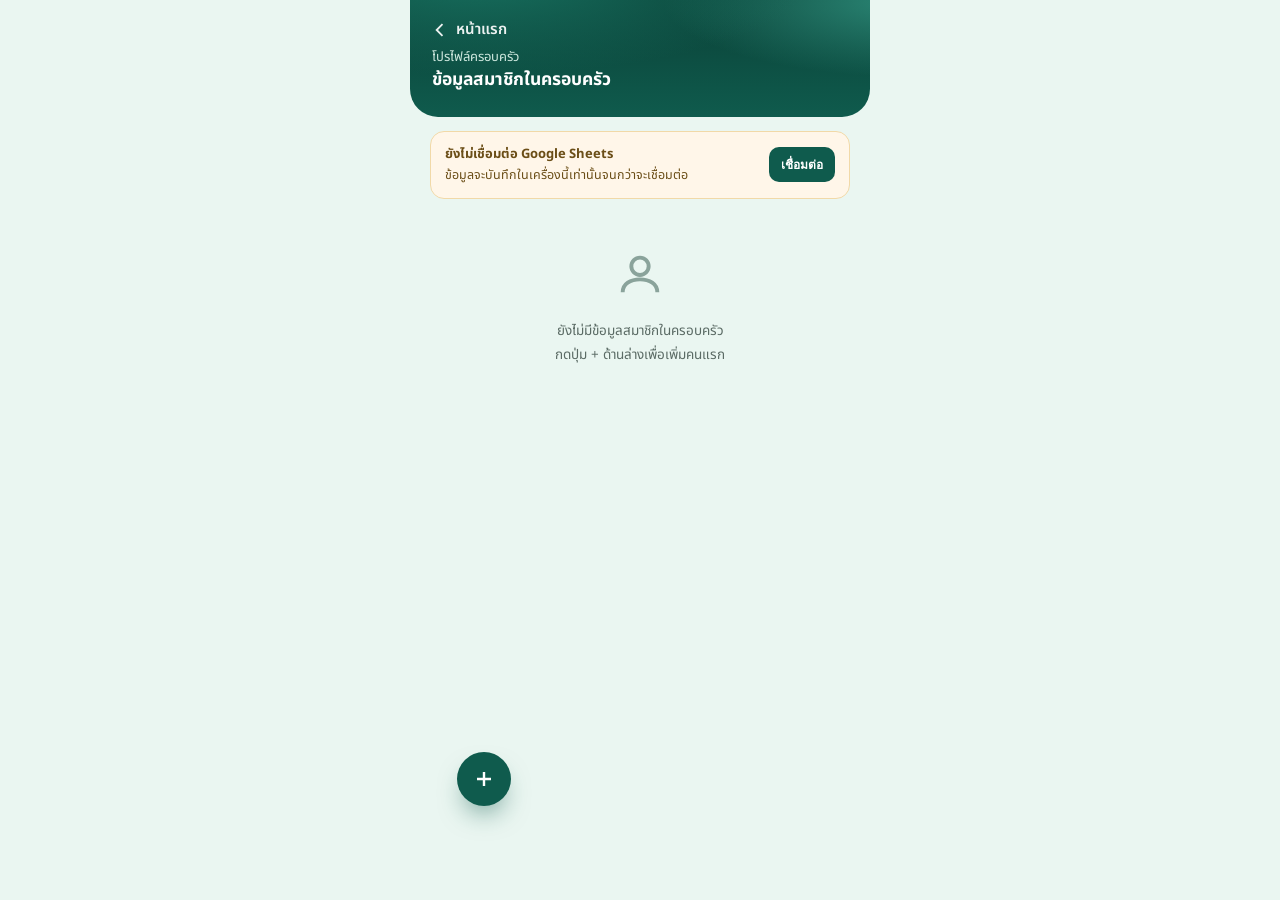
<file: profile/index.html>
<!DOCTYPE html>
<html lang="th">
<head>
<meta charset="UTF-8">
<meta name="viewport" content="width=device-width, initial-scale=1, viewport-fit=cover">
<title>โปรไฟล์ครอบครัว — My Family Funds</title>
<meta name="theme-color" content="#0F5B4D">
<link rel="preconnect" href="https://fonts.googleapis.com">
<link href="https://fonts.googleapis.com/css2?family=Prompt:wght@500;600;700&family=Noto+Sans+Thai:wght@400;500;600;700&display=swap" rel="stylesheet">
<link rel="stylesheet" href="../shell.css">
<script src="https://accounts.google.com/gsi/client" async defer></script>
</head>
<body>

<div class="mff-app" style="padding-bottom:20px">

  <div class="mff-hero-wrap" style="padding-bottom:20px;border-radius:0 0 28px 28px">
    <div class="mff-topbar">
      <a class="back" href="../index.html">
        <svg viewBox="0 0 24 24" fill="none" stroke="currentColor" stroke-width="2.2"><path d="M15 5 8 12l7 7"/></svg>
        หน้าแรก
      </a>
      <span></span>
    </div>
    <div class="mff-hero" style="padding-top:0">
      <p class="eyebrow" style="margin-bottom:2px">โปรไฟล์ครอบครัว</p>
      <h1 style="font-size:17.5px;white-space:nowrap">ข้อมูลสมาชิกในครอบครัว</h1>
    </div>
  </div>

  <div id="connectBanner"></div>

  <div id="viewRoot"></div>

</div>

<!-- hidden file input for photo picking, shared by add/edit -->
<input type="file" id="photoInput" accept="image/*" style="display:none">

<script src="../config.js"></script>
<script src="../portfolio/auth-open.js"></script>
<script>
(function(){
'use strict';

/* ===================== Google Sheets sync (same pattern & same
   Client ID / Spreadsheet ID as the Portfolio module — only adds a
   separate "Profiles" tab, never touches Funds/FundMaster/etc.) ===================== */
const SHEETS_SCOPE='https://www.googleapis.com/auth/spreadsheets';
const CACHE_KEY='mff_profiles_cache_v1';
const TAB='Profiles';
const HEADERS=['ID','Photo','FirstName','LastName','BloodGroup','Address','Email','Phone','CreatedAt','UpdatedAt','Relation','BankAccounts','CitizenID'];

let sheetsToken=null, sheetsTokenExpiresAt=0;
let sheetId=localStorage.getItem('google_sheet_id')||'';
let sheetsClient=null;
let people=[]; // in-memory list of profile records
let view={mode:'list', id:null, editing:false}; // 'list' | 'detail'

function getGoogleClientId(){return localStorage.getItem('google_client_id')||'';}
function sheetHeaders(extra){return Object.assign({'Authorization':'Bearer '+sheetsToken},extra||{});}

function ensureSheetsClient(cid){
  if(!window.google?.accounts?.oauth2){toast('Google API ยังโหลดไม่เสร็จ ลองใหม่อีกครั้ง');return null;}
  if(!sheetsClient||sheetsClient._cid!==cid){
    sheetsClient=google.accounts.oauth2.initTokenClient({client_id:cid,scope:SHEETS_SCOPE,callback:async r=>{
      if(r.error){toast('เชื่อมต่อ Google Sheets ไม่สำเร็จ');return;}
      sheetsToken=r.access_token;
      sheetsTokenExpiresAt=Date.now()+Math.max(60,(Number(r.expires_in)||3600)-60)*1000;
      localStorage.setItem('google_sheets_connected','1');
      renderConnectBanner();
      if(sheetsClient._mffResolve){const rr=sheetsClient._mffResolve;sheetsClient._mffResolve=null;rr(true);}
      try{
        await ensureProfilesTab();
        await pullProfiles();
        render();
        toast('เชื่อมต่อ Google Sheets แล้ว');
      }catch(e){console.error(e);toast('เชื่อมต่อได้ แต่ซิงก์ไม่สำเร็จ: '+e.message);}
    }});
    sheetsClient._cid=cid;
  }
  return sheetsClient;
}

async function ensureSheetsAccess(){
  if(sheetsToken && Date.now()<sheetsTokenExpiresAt) return true;
  const cid=getGoogleClientId(); if(!cid||!sheetId) return false;
  const c=ensureSheetsClient(cid); if(!c) return false;
  return new Promise(resolve=>{
    c._mffResolve=resolve;
    try{c.requestAccessToken({prompt:'none'});}catch(e){c._mffResolve=null;resolve(false);}
    setTimeout(()=>{if(c._mffResolve){c._mffResolve=null;resolve(!!sheetsToken);}},8000);
  });
}

async function sheetsApi(url,opts={}){
  if(!sheetsToken) throw new Error('Google Sheets ยังไม่ได้รับสิทธิ์');
  const r=await fetch(url,Object.assign({headers:sheetHeaders({'Content-Type':'application/json'})},opts));
  if(r.status===401||r.status===403){localStorage.removeItem('google_sheets_connected');sheetsToken=null;throw new Error('สิทธิ์หมดอายุ กรุณาเชื่อมต่อใหม่');}
  if(!r.ok)throw new Error(await r.text());
  return r.json();
}

// Only ever ADDS the "Profiles" tab if missing. Never touches the other
// tabs (Funds/FundMaster/PlanMaster/Investments/MarketWatch) used by Portfolio.
async function ensureProfilesTab(){
  const meta=await sheetsApi(`https://sheets.googleapis.com/v4/spreadsheets/${encodeURIComponent(sheetId)}?fields=sheets.properties`);
  const titles=(meta.sheets||[]).map(s=>s.properties.title);
  if(!titles.includes(TAB)){
    await sheetsApi(`https://sheets.googleapis.com/v4/spreadsheets/${encodeURIComponent(sheetId)}:batchUpdate`,{method:'POST',body:JSON.stringify({requests:[{addSheet:{properties:{title:TAB}}}]})});
  }
  // Keep the Profiles header compatible when the tab already exists, while preserving all existing data.
  await sheetsApi(`https://sheets.googleapis.com/v4/spreadsheets/${encodeURIComponent(sheetId)}/values/${TAB}!A1:M1?valueInputOption=USER_ENTERED`,{method:'PUT',body:JSON.stringify({range:`${TAB}!A1:M1`,majorDimension:'ROWS',values:[HEADERS]})});
}

function mergeById(localList, remoteList){
  const map=new Map();
  remoteList.forEach(r=>map.set(r.id, r));
  localList.forEach(l=>{
    const r=map.get(l.id);
    if(!r){ map.set(l.id, l); return; }
    const lt=Date.parse(l.updatedAt)||0, rt=Date.parse(r.updatedAt)||0;
    map.set(l.id, lt>rt ? l : r);
  });
  return Array.from(map.values());
}
async function pullProfiles(){
  const j=await sheetsApi(`https://sheets.googleapis.com/v4/spreadsheets/${encodeURIComponent(sheetId)}/values/${TAB}!A:M`);
  const rows=(j.values||[]).slice(1);
  const remote=rows.filter(r=>r[0]).map(r=>({
    id:r[0], photo:r[1]||'', firstName:r[2]||'', lastName:r[3]||'', bloodGroup:r[4]||'',
    address:r[5]||'', email:r[6]||'', phone:normalizePhone(r[7]), createdAt:r[8]||'', updatedAt:r[9]||'',
    relation:r[10]||'', bankAccounts: parseBankAccounts(r[11]), citizenId:normalizeCitizenId(r[12])
  }));
  const merged=mergeById(people, remote);
  const needsPushBack = JSON.stringify(merged.slice().sort((a,b)=>a.id<b.id?-1:1)) !== JSON.stringify(remote.slice().sort((a,b)=>a.id<b.id?-1:1));
  people=merged;
  saveCache();
  if(needsPushBack) await pushProfiles();
}

function normalizePhone(raw){
  let v=String(raw??'').trim();
  if(v.startsWith("'")) v=v.slice(1);
  // Google Sheets may coerce a Thai mobile number to a number and drop the leading 0.
  if(/^\d{9}$/.test(v)) v='0'+v;
  return v;
}

function sheetsPhoneValue(v){
  const s=String(v??'').trim();
  // USER_ENTERED + a leading apostrophe keeps the phone number as text in Sheets.
  return s ? (s.startsWith("'") ? s : "'"+s) : '';
}

function normalizeCitizenId(raw){
  let v=String(raw??'').trim();
  if(v.startsWith("'")) v=v.slice(1);
  return v;
}

function sheetsCitizenIdValue(v){
  const s=String(v??'').trim();
  // Keep the 13-digit citizen ID as text in Google Sheets.
  return s ? (s.startsWith("'") ? s : "'"+s) : '';
}

function parseBankAccounts(raw){
  if(!raw) return [];
  try{ const arr=JSON.parse(raw); return Array.isArray(arr)?arr:[]; }catch(e){ return []; }
}

async function pushProfiles(){
  const values=[HEADERS].concat(people.map(p=>[p.id,p.photo,p.firstName,p.lastName,p.bloodGroup,p.address,p.email,sheetsPhoneValue(p.phone),p.createdAt,p.updatedAt,p.relation||'',JSON.stringify(p.bankAccounts||[]),sheetsCitizenIdValue(p.citizenId)]));
  await ensureProfilesTab();
  await sheetsApi(`https://sheets.googleapis.com/v4/spreadsheets/${encodeURIComponent(sheetId)}/values/${TAB}!A:M:clear`,{method:'POST',body:'{}'});
  await sheetsApi(`https://sheets.googleapis.com/v4/spreadsheets/${encodeURIComponent(sheetId)}/values/${TAB}!A1?valueInputOption=USER_ENTERED`,{method:'PUT',body:JSON.stringify({range:`${TAB}!A1`,majorDimension:'ROWS',values})});
}

async function syncSave(){
  saveCache();
  if(!(await ensureSheetsAccess())){ toast('บันทึกในเครื่องนี้แล้ว • ยังไม่ได้เชื่อมต่อ Google Sheets'); renderConnectBanner(); return; }
  try{ await pushProfiles(); localStorage.setItem('sheet_last_sync_profile', new Date().toLocaleTimeString('th-TH',{hour:'2-digit',minute:'2-digit'})); toast('บันทึกและซิงก์ Google Sheets แล้ว'); }
  catch(e){ toast('บันทึกในเครื่องแล้ว แต่ซิงก์ไม่สำเร็จ: '+e.message); }
}

/* ===================== local cache (works instantly + offline) ===================== */
function saveCache(){ try{ localStorage.setItem(CACHE_KEY, JSON.stringify(people)); }catch(e){} }
function loadCache(){ try{ const raw=localStorage.getItem(CACHE_KEY); if(raw) people=JSON.parse(raw); }catch(e){} }

/* ===================== connect banner ===================== */
function renderConnectBanner(){
  const el=document.getElementById('connectBanner');
  const connected = sheetsToken || (localStorage.getItem('google_sheets_connected')==='1' && sheetId);
  if(!connected){
    el.innerHTML=`
      <div class="mff-banner">
        <div><b>ยังไม่เชื่อมต่อ Google Sheets</b>ข้อมูลจะบันทึกในเครื่องนี้เท่านั้นจนกว่าจะเชื่อมต่อ</div>
        <button id="connectBtn" type="button">เชื่อมต่อ</button>
      </div>`;
    document.getElementById('connectBtn').onclick=openConnectForm;
    stopSheetsAutoPull();
    return;
  }
  const lastSync=localStorage.getItem('sheet_last_sync_profile');
  el.innerHTML=`
    <div class="mff-sync-bar">
      <div class="mff-sync-bar-status">☁️ เชื่อมต่อ Google Sheets แล้ว${lastSync?(' • ซิงก์ล่าสุด '+esc(lastSync)):''}</div>
      <div class="mff-sync-bar-actions">
        <button id="pullNowBtn" type="button" class="mff-sync-bar-btn">ดึงข้อมูลล่าสุด</button>
        <button id="pushNowBtn" type="button" class="mff-sync-bar-btn">บันทึกตอนนี้</button>
      </div>
    </div>`;
  document.getElementById('pullNowBtn').onclick=async()=>{
    try{ if(!(await ensureSheetsAccess())){ toast('เชื่อมต่อ Google Sheets ไม่สำเร็จ'); return; } await pullProfiles(); render(); renderConnectBanner(); toast('ดึงข้อมูลล่าสุดจาก Google Sheets แล้ว'); }
    catch(e){ toast('ดึงข้อมูลไม่สำเร็จ: '+e.message); }
  };
  document.getElementById('pushNowBtn').onclick=async()=>{
    try{ if(!(await ensureSheetsAccess())){ toast('เชื่อมต่อ Google Sheets ไม่สำเร็จ'); return; } await pushProfiles(); localStorage.setItem('sheet_last_sync_profile', new Date().toLocaleTimeString('th-TH',{hour:'2-digit',minute:'2-digit'})); renderConnectBanner(); toast('บันทึกลง Google Sheets แล้ว'); }
    catch(e){ toast('บันทึกไม่สำเร็จ: '+e.message); }
  };
  startSheetsAutoPull();
}

/* ---- Auto-pull: ตรวจข้อมูลใหม่จาก Google Sheets เป็นระยะ เหมือน My Portfolio ---- */
const SHEETS_AUTOPULL_MS = 25000;
let sheetsAutoPullTimer=null;
function startSheetsAutoPull(){
  stopSheetsAutoPull();
  sheetsAutoPullTimer=setInterval(async ()=>{
    if(document.hidden) return;
    try{ if(await ensureSheetsAccess()){ await pullProfiles(); render(); renderConnectBanner(); } }
    catch(e){ console.warn('Sheets auto sync',e); }
  }, SHEETS_AUTOPULL_MS);
}
function stopSheetsAutoPull(){ if(sheetsAutoPullTimer){ clearInterval(sheetsAutoPullTimer); sheetsAutoPullTimer=null; } }
document.addEventListener('visibilitychange', ()=>{
  if(!document.hidden && sheetId){ (async()=>{ try{ if(await ensureSheetsAccess()){ await pullProfiles(); render(); renderConnectBanner(); } }catch(e){ console.warn('Sheets visibility sync',e); } })(); }
});
function openConnectForm(){
  const cid=localStorage.getItem('google_client_id')||'';
  const sid=sheetId||'';
  const html=`
    <div class="mff-field-row"><div class="lbl">Client ID</div><input id="cfCid" value="${esc(cid)}" placeholder="วาง Google OAuth Client ID"></div>
    <div class="mff-field-row"><div class="lbl">Sheet ID</div><input id="cfSid" value="${esc(sid)}" placeholder="ใช้ Spreadsheet ID เดียวกับ My Portfolio"></div>
    <p style="font-size:11.5px;color:var(--ink-soft);padding:0 0 6px">ใช้ Client ID / Sheet ID ชุดเดียวกับที่ตั้งค่าไว้ในโมดูล My Portfolio ได้เลย ข้อมูลจะไปรวมในสเปรดชีตเดียวกัน คนละแท็บ (Profiles) ไม่ทับข้อมูลกองทุน</p>
  `;
  modal('เชื่อมต่อ Google Sheets', html, [
    {label:'ยกเลิก', ghost:true, onClick:closeModal},
    {label:'เชื่อมต่อ', onClick:async()=>{
      const cid=document.getElementById('cfCid').value.trim();
      const sid=document.getElementById('cfSid').value.trim();
      if(!cid||!sid){ toast('กรุณากรอกให้ครบ'); return; }
      localStorage.setItem('google_client_id',cid);
      sheetId=sid; localStorage.setItem('google_sheet_id',sid);
      closeModal();
      const c=ensureSheetsClient(cid);
      if(c) c.requestAccessToken({prompt:'consent'});
    }}
  ]);
}

/* ===================== tiny modal helper ===================== */
function modal(title, bodyHtml, buttons){
  closeModal();
  const d=document.createElement('div');
  d.id='mffModal';
  d.style.cssText='position:fixed;inset:0;z-index:5000;background:rgba(20,33,29,.45);display:flex;align-items:flex-end;justify-content:center';
  d.innerHTML=`<div style="width:100%;max-width:460px;background:#fff;border-radius:22px 22px 0 0;padding:20px 20px calc(20px + env(safe-area-inset-bottom,0px))">
    <h3 style="margin:0 0 14px;font-size:17px">${esc(title)}</h3>
    <div>${bodyHtml}</div>
    <div style="display:flex;gap:10px;margin-top:16px" id="mffModalBtns"></div>
  </div>`;
  document.body.appendChild(d);
  const btnWrap=document.getElementById('mffModalBtns');
  buttons.forEach(b=>{
    const btn=document.createElement('button');
    btn.className='mff-btn '+(b.ghost?'mff-btn-ghost':'mff-btn-primary');
    btn.textContent=b.label;
    btn.onclick=b.onClick;
    btnWrap.appendChild(btn);
  });
  d.addEventListener('click',e=>{ if(e.target===d) closeModal(); });
}
function closeModal(){ document.getElementById('mffModal')?.remove(); }

/* ===================== helpers ===================== */
function esc(s){return String(s??'').replace(/[&<>'"]/g,c=>({'&':'&amp;','<':'&lt;','>':'&gt;',"'":'&#39;','"':'&quot;'}[c]));}
function uuid(){return 'p_'+Date.now().toString(36)+'_'+Math.random().toString(36).slice(2,9);}
function toast(msg){
  let t=document.getElementById('mffToast');
  if(!t){ t=document.createElement('div'); t.id='mffToast';
    t.style.cssText='position:fixed;left:50%;bottom:120px;transform:translateX(-50%);background:#14211D;color:#fff;padding:10px 16px;border-radius:999px;font-size:12.5px;z-index:6000;opacity:0;transition:opacity .2s;max-width:85vw;text-align:center';
    document.body.appendChild(t);
  }
  t.textContent=msg; t.style.opacity='1';
  clearTimeout(toast._tm); toast._tm=setTimeout(()=>{t.style.opacity='0';},2600);
}
function personIcon(){return `<svg viewBox="0 0 24 24" fill="none" stroke="currentColor" stroke-width="1.8"><circle cx="12" cy="8" r="4"/><path d="M4 20c0-4 3.6-6 8-6s8 2 8 6"/></svg>`;}

// Resize + compress a picked photo client-side so it fits comfortably
// inside a single Google Sheets cell (limit ~50,000 characters).
function readAndResizeImage(file){
  return new Promise((resolve,reject)=>{
    const reader=new FileReader();
    reader.onload=()=>{
      const img=new Image();
      img.onload=()=>{
        const maxDim=320;
        let w=img.width, h=img.height;
        if(w>h && w>maxDim){ h=Math.round(h*maxDim/w); w=maxDim; }
        else if(h>=w && h>maxDim){ w=Math.round(w*maxDim/h); h=maxDim; }
        const canvas=document.createElement('canvas');
        canvas.width=w; canvas.height=h;
        canvas.getContext('2d').drawImage(img,0,0,w,h);
        resolve(canvas.toDataURL('image/jpeg',0.72));
      };
      img.onerror=reject;
      img.src=reader.result;
    };
    reader.onerror=reject;
    reader.readAsDataURL(file);
  });
}

/* ===================== rendering ===================== */
function render(){
  const root=document.getElementById('viewRoot');
  if(view.mode==='detail'){
    root.innerHTML=renderDetail(people.find(p=>p.id===view.id) || null);
    wireDetail();
  } else {
    root.innerHTML=renderList();
    wireList();
  }
}

function renderList(){
  if(!people.length){
    return `
      <div class="mff-empty">
        ${personIcon().replace('width:24px','width:52px')}
        <div>ยังไม่มีข้อมูลสมาชิกในครอบครัว<br>กดปุ่ม + ด้านล่างเพื่อเพิ่มคนแรก</div>
      </div>
      <button class="mff-fab" id="addBtn" aria-label="เพิ่มสมาชิก" title="เพิ่มสมาชิก">
        <svg viewBox="0 0 24 24" fill="none" stroke="currentColor" stroke-width="2.4"><path d="M12 5v14M5 12h14"/></svg>
      </button>`;
  }
  const cards=people.map(p=>`
    <div class="mff-person-card" data-id="${esc(p.id)}">
      ${p.photo?`<img class="mff-person-photo" src="${p.photo}" alt="">`:`<div class="mff-person-photo">${personIcon()}</div>`}
      <h4>${esc(p.firstName)} ${esc(p.lastName)}</h4>
      <div class="mff-person-meta">
        ${p.relation?`<span class="mff-chip">${esc(p.relation)}</span>`:''}
        ${p.bloodGroup?`<span class="mff-chip">กรุ๊ป ${esc(p.bloodGroup)}</span>`:''}
      </div>
    </div>`).join('');
  return `
    <div class="mff-list-wrap">
      <div class="mff-people-grid">${cards}</div>
    </div>
    <button class="mff-fab" id="addBtn" aria-label="เพิ่มสมาชิก" title="เพิ่มสมาชิก">
      <svg viewBox="0 0 24 24" fill="none" stroke="currentColor" stroke-width="2.4"><path d="M12 5v14M5 12h14"/></svg>
    </button>`;
}

const BLOOD_OPTIONS=['','A','B','AB','O','ไม่ทราบ'];
const RELATION_OPTIONS=['','พ่อ','แม่','สามี','ภรรยา','ปู่','ย่า','ตา','ยาย','ลุง','ป้า','น้า','อา','พี่ชาย','พี่สาว','น้องชาย','น้องสาว','ลูกชาย','ลูกสาว','หลาน','เหลน','ญาติ','อื่นๆ'];
const BANK_OPTIONS=['','ธนาคารกรุงเทพ','ธนาคารกสิกรไทย','ธนาคารไทยพาณิชย์','ธนาคารกรุงไทย','ธนาคารกรุงศรีอยุธยา','ธนาคารทหารไทยธนชาต (ttb)','ธนาคารออมสิน','ธ.ก.ส.','ธนาคารอาคารสงเคราะห์','ธนาคารซีไอเอ็มบีไทย','ธนาคารยูโอบี','ธนาคารแลนด์ แอนด์ เฮ้าส์','ธนาคารเกียรตินาคินภัทร','ธนาคารไอซีบีซี (ไทย)','ธนาคารไทยเครดิต','กองทุนรวม/บลจ.','อื่นๆ'];

function fieldRow(label, key, val, editing, type, opts){
  if(!editing){
    if(!val) return ''; // hide empty fields in read view
    return `<div class="mff-field-row"><div class="lbl">${label}</div><div class="val">${esc(val)}</div></div>`;
  }
  if(type==='textarea'){
    return `<div class="mff-field-row"><div class="lbl">${label}</div><textarea data-field="${key}" rows="2">${esc(val)}</textarea></div>`;
  }
  if(type==='select'){
    const list=opts||[''];
    return `<div class="mff-field-row"><div class="lbl">${label}</div><select data-field="${key}">
      ${list.map(o=>`<option value="${o}" ${o===val?'selected':''}>${o||'— เลือก —'}</option>`).join('')}
    </select></div>`;
  }
  return `<div class="mff-field-row"><div class="lbl">${label}</div><input data-field="${key}" type="${type||'text'}" value="${esc(val)}"></div>`;
}

function renderDetail(p){
  const isNew = !p;
  const editing = view.editing || isNew;
  const rec = p || {id:'', citizenId:'', photo:'', firstName:'', lastName:'', relation:'', bloodGroup:'', address:'', email:'', phone:'', bankAccounts:[]};

  const photoBlock = rec.photo
    ? `<img class="mff-idcard-photo" src="${rec.photo}" alt="">`
    : `<div class="mff-idcard-photo">${personIcon()}</div>`;

  const nameBlock = editing
    ? `<div style="flex:1;min-width:0;display:flex;flex-direction:column;gap:8px">
         <input data-field="firstName" placeholder="ชื่อ" value="${esc(rec.firstName)}" style="width:100%;min-width:0;border:1px solid var(--line);border-radius:10px;padding:8px 10px;font-size:16px">
         <input data-field="lastName" placeholder="นามสกุล" value="${esc(rec.lastName)}" style="width:100%;min-width:0;border:1px solid var(--line);border-radius:10px;padding:8px 10px;font-size:16px">
       </div>`
    : `<div class="mff-idcard-name"><h2>${esc(rec.firstName)} ${esc(rec.lastName)}</h2><div class="sub">${esc(rec.relation)||'สมาชิกในครอบครัว'}</div></div>`;

  const fields = [
    fieldRow('ID (หมายเลขบัตรประชาชน)','citizenId',rec.citizenId,editing,'text'),
    fieldRow('สถานะ','relation',rec.relation,editing,'select',RELATION_OPTIONS),
    fieldRow('กรุ๊ปเลือด','bloodGroup',rec.bloodGroup,editing,'select',BLOOD_OPTIONS),
    fieldRow('ที่อยู่','address',rec.address,editing,'textarea'),
    fieldRow('Email','email',rec.email,editing,'email'),
    fieldRow('เบอร์โทร','phone',rec.phone,editing,'tel'),
  ].join('');

  const bankSection = renderBankSection(rec.bankAccounts||[], editing);

  const actions = editing
    ? `<div class="mff-detail-actions">
         <button class="mff-btn mff-btn-ghost" id="cancelBtn">ยกเลิก</button>
         <button class="mff-btn mff-btn-primary" id="saveBtn">บันทึก</button>
       </div>
       ${!isNew?`<button class="mff-btn-danger-text" id="deleteBtn">ลบสมาชิกคนนี้</button>`:''}`
    : `<div class="mff-detail-actions">
         <button class="mff-btn mff-btn-primary" id="editBtn">แก้ไขข้อมูล</button>
       </div>`;

  return `
    <div class="mff-back-row">
      <a href="#" id="backToList">
        <svg viewBox="0 0 24 24" fill="none" stroke="currentColor" stroke-width="2.2"><path d="M15 5 8 12l7 7"/></svg>
        รายชื่อสมาชิก
      </a>
    </div>
    <div class="mff-idcard" style="margin-top:14px" data-id="${esc(rec.id)}">
      <div class="mff-idcard-top">
        <div class="mff-idcard-photo-wrap">
          ${photoBlock}
          ${editing?`<div class="mff-photo-edit-btn" id="photoEditBtn"><svg viewBox="0 0 24 24" fill="none" stroke="currentColor" stroke-width="2"><path d="M4 7h3l2-2h6l2 2h3v12H4z"/><circle cx="12" cy="13" r="3.5"/></svg></div>`:''}
        </div>
        ${nameBlock}
      </div>
      ${fields || (editing?'':'<div style="font-size:12.5px;color:var(--ink-faint)">ยังไม่มีรายละเอียดเพิ่มเติม</div>')}
      ${bankSection}
    </div>
    ${actions}
  `;
}

function bankRowHtml(b){
  b=b||{bank:'',number:''};
  return `
    <div class="mff-bank-row">
      <select class="bank-select">
        ${BANK_OPTIONS.map(o=>`<option value="${o}" ${o===b.bank?'selected':''}>${o||'— เลือกธนาคาร —'}</option>`).join('')}
      </select>
      <input class="bank-number" type="text" inputmode="numeric" placeholder="เลขบัญชี" value="${esc(b.number)}">
      <button type="button" class="bank-remove" aria-label="ลบบัญชีนี้">×</button>
    </div>`;
}

function renderBankSection(accounts, editing){
  if(!editing){
    if(!accounts.length) return '';
    return `
      <div class="mff-bank-section">
        <div class="lbl">บัญชีเงินฝาก กองทุนฯ</div>
        ${accounts.map(a=>`<div class="mff-bank-view-row"><span class="bname">${esc(a.bank)||'—'}</span><span class="bnum">${esc(a.number)||'—'}</span></div>`).join('')}
      </div>`;
  }
  const rows = accounts.length ? accounts : [{bank:'',number:''}];
  return `
    <div class="mff-bank-section">
      <div class="lbl">บัญชีเงินฝาก กองทุนฯ</div>
      <div id="bankRows">${rows.map(bankRowHtml).join('')}</div>
      <button type="button" class="mff-bank-add-btn" id="addBankBtn">+ เพิ่มบัญชี</button>
    </div>`;
}

/* ===================== event wiring ===================== */
function wireList(){
  document.getElementById('addBtn')?.addEventListener('click',()=>{
    view={mode:'detail', id:null, editing:true};
    render();
  });
  document.querySelectorAll('.mff-person-card').forEach(card=>{
    card.addEventListener('click',()=>{
      view={mode:'detail', id:card.dataset.id, editing:false};
      render();
    });
  });
}

function wireDetail(){
  document.getElementById('backToList')?.addEventListener('click',e=>{
    e.preventDefault();
    view={mode:'list', id:null, editing:false};
    render();
  });
  document.getElementById('editBtn')?.addEventListener('click',()=>{
    view.editing=true; render();
  });
  document.getElementById('cancelBtn')?.addEventListener('click',()=>{
    if(!view.id){ view={mode:'list', id:null, editing:false}; }
    else { view.editing=false; }
    render();
  });
  document.getElementById('deleteBtn')?.addEventListener('click',()=>{
    const p=people.find(x=>x.id===view.id);
    if(!p) return;
    modal('ลบสมาชิกคนนี้?', `<p style="font-size:13.5px;color:var(--ink-soft);margin:0">ต้องการลบข้อมูลของ <b>${esc(p.firstName)} ${esc(p.lastName)}</b> ใช่หรือไม่ การลบไม่สามารถย้อนกลับได้</p>`, [
      {label:'ยกเลิก', ghost:true, onClick:closeModal},
      {label:'ลบ', onClick:async()=>{
        people=people.filter(x=>x.id!==p.id);
        closeModal();
        view={mode:'list', id:null, editing:false};
        render();
        await syncSave();
      }}
    ]);
  });
  document.getElementById('photoEditBtn')?.addEventListener('click',()=>{
    const input=document.getElementById('photoInput');
    input.onchange=async()=>{
      const file=input.files[0]; if(!file) return;
      try{
        const dataUrl=await readAndResizeImage(file);
        const wrap=document.querySelector('.mff-idcard-photo-wrap');
        let img=wrap.querySelector('img.mff-idcard-photo');
        if(!img){ wrap.querySelector('.mff-idcard-photo')?.remove(); img=document.createElement('img'); img.className='mff-idcard-photo'; wrap.prepend(img); }
        img.src=dataUrl;
        wrap.dataset.pendingPhoto=dataUrl;
      }catch(e){ toast('อ่านรูปไม่สำเร็จ ลองรูปอื่น'); }
      input.value='';
    };
    input.click();
  });
  document.getElementById('addBankBtn')?.addEventListener('click',()=>{
    const wrap=document.getElementById('bankRows');
    wrap.insertAdjacentHTML('beforeend', bankRowHtml({bank:'',number:''}));
  });
  document.getElementById('bankRows')?.addEventListener('click',e=>{
    const btn=e.target.closest('.bank-remove');
    if(!btn) return;
    const rows=document.querySelectorAll('#bankRows .mff-bank-row');
    if(rows.length<=1){ btn.closest('.mff-bank-row').querySelectorAll('select,input').forEach(el=>el.value=''); return; }
    btn.closest('.mff-bank-row').remove();
  });
  document.getElementById('saveBtn')?.addEventListener('click', async()=>{
    const card=document.querySelector('.mff-idcard');
    const get=k=>card.querySelector(`[data-field="${k}"]`)?.value?.trim()||'';
    const firstName=get('firstName'), lastName=get('lastName');
    if(!firstName){ toast('กรุณากรอกชื่ออย่างน้อย'); return; }
    const now=new Date().toISOString();
    const pendingPhoto=document.querySelector('.mff-idcard-photo-wrap')?.dataset.pendingPhoto;
    const bankAccounts=Array.from(card.querySelectorAll('#bankRows .mff-bank-row')).map(row=>({
      bank: row.querySelector('.bank-select').value,
      number: row.querySelector('.bank-number').value.trim()
    })).filter(b=>b.bank||b.number);

    let p=people.find(x=>x.id===view.id);
    if(!p){
      p={id:uuid(), photo:'', createdAt:now};
      people.push(p);
      view.id=p.id;
    }
    p.firstName=firstName; p.lastName=lastName;
    p.citizenId=get('citizenId');
    p.relation=get('relation');
    p.bloodGroup=get('bloodGroup'); p.address=get('address');
    p.email=get('email'); p.phone=get('phone');
    p.bankAccounts=bankAccounts;
    p.updatedAt=now;
    if(pendingPhoto) p.photo=pendingPhoto;

    view.editing=false;
    render();
    await syncSave();
  });
}

/* ===================== boot ===================== */
loadCache();
renderConnectBanner();
render();

window.addEventListener('load', async ()=>{
  const cid=getGoogleClientId();
  if(cid && localStorage.getItem('google_sheets_connected')==='1' && sheetId){
    const ok=await ensureSheetsAccess();
    if(ok){
      try{ await ensureProfilesTab(); await pullProfiles(); render(); renderConnectBanner(); }
      catch(e){ console.warn('Profiles auto sync failed', e); }
    }
  }
});

})();
</script>

</body>
</html>
</file>
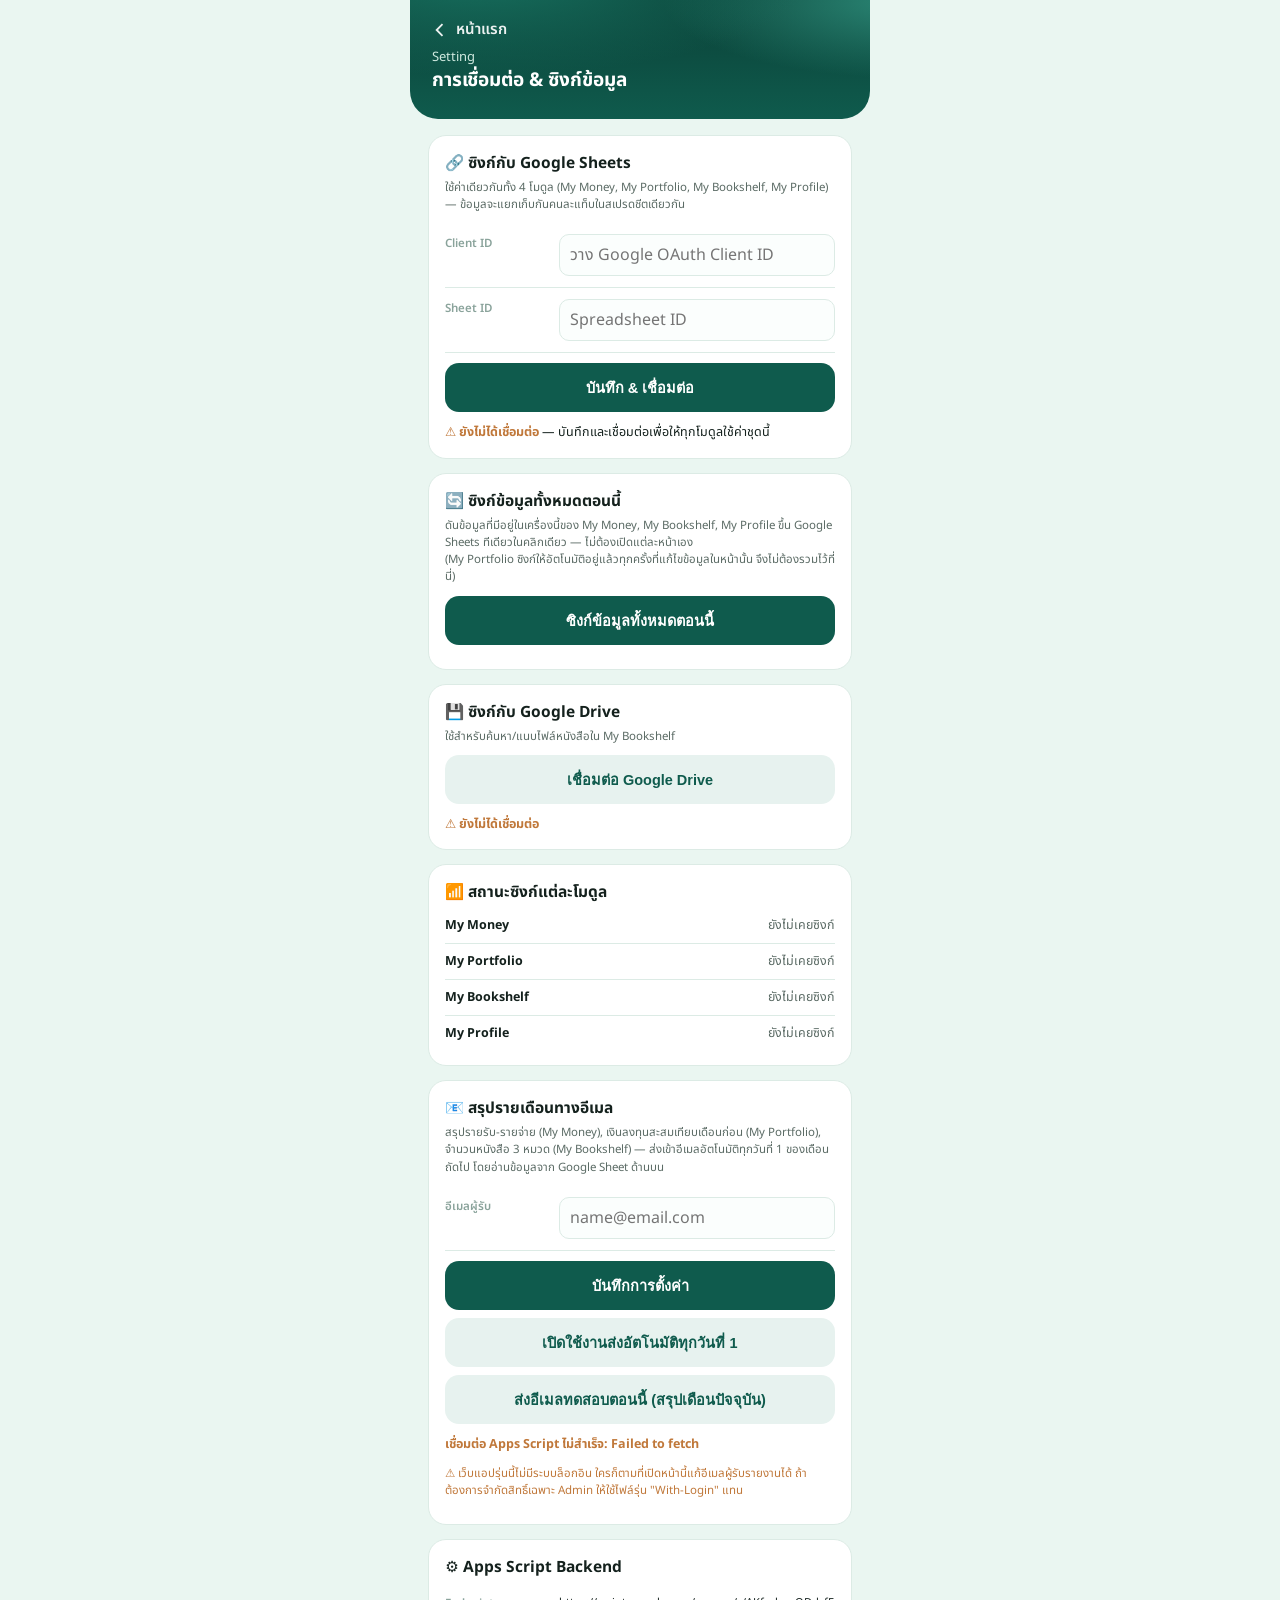
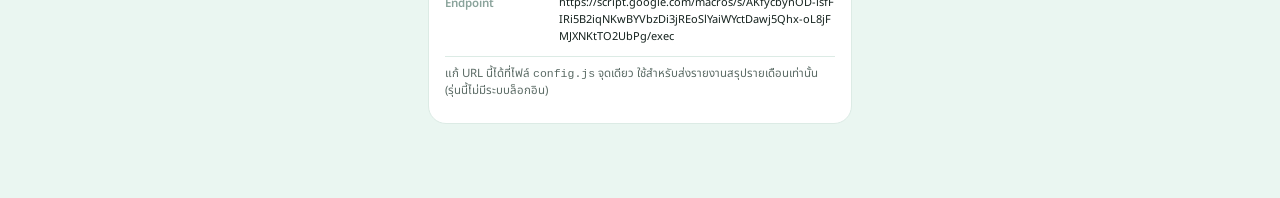
<file: settings/index.html>
<!DOCTYPE html>
<html lang="th">
<head>
<meta charset="UTF-8">
<meta name="viewport" content="width=device-width, initial-scale=1, viewport-fit=cover">
<title>Setting — My Family Funds</title>
<meta name="theme-color" content="#0F5B4D">
<link rel="preconnect" href="https://fonts.googleapis.com">
<link href="https://fonts.googleapis.com/css2?family=Prompt:wght@500;600;700&family=Noto+Sans+Thai:wght@400;500;600;700&display=swap" rel="stylesheet">
<link rel="stylesheet" href="../shell.css">
<script src="https://accounts.google.com/gsi/client" async defer></script>
<style>
.mff-settings-body{padding:16px 18px 40px;max-width:460px;margin:0 auto}
.mff-settings-card{background:#fff;border:1px solid var(--line);border-radius:18px;padding:16px 16px 14px;margin-bottom:14px}
.mff-settings-card h2{margin:0 0 4px;font-size:15.5px;display:flex;align-items:center;gap:7px}
.mff-settings-card .hint{margin:0 0 10px;font-size:11.5px;color:var(--ink-soft);line-height:1.5}
.mff-settings-actions{display:flex;gap:8px;margin-top:10px}
.mff-sync-status{margin-top:10px;font-size:12.5px;line-height:1.7}
.mff-sync-status .ok{color:#1f8a63;font-weight:700}
.mff-sync-status .warn{color:#c0783a;font-weight:700}
.mff-module-row{display:flex;justify-content:space-between;align-items:center;padding:8px 0;border-bottom:1px solid var(--line);font-size:12.5px}
.mff-module-row:last-child{border-bottom:0}
.mff-module-row b{font-weight:700;color:var(--ink)}
.mff-module-row span{color:var(--ink-soft)}
</style>
</head>
<body>

<div class="mff-app" style="padding-bottom:20px">

  <div class="mff-hero-wrap" style="padding-bottom:20px;border-radius:0 0 28px 28px">
    <div class="mff-topbar">
      <a class="back" href="../index.html">
        <svg viewBox="0 0 24 24" fill="none" stroke="currentColor" stroke-width="2.2"><path d="M15 5 8 12l7 7"/></svg>
        หน้าแรก
      </a>
      <span></span>
    </div>
    <div class="mff-hero" style="padding-top:0">
      <p class="eyebrow" style="margin-bottom:2px">Setting</p>
      <h1 style="font-size:19px;white-space:nowrap">การเชื่อมต่อ & ซิงก์ข้อมูล</h1>
    </div>
  </div>

  <div class="mff-settings-body">

    <section class="mff-settings-card">
      <h2>🔗 ซิงก์กับ Google Sheets</h2>
      <p class="hint">ใช้ค่าเดียวกันทั้ง 4 โมดูล (My Money, My Portfolio, My Bookshelf, My Profile) — ข้อมูลจะแยกเก็บกันคนละแท็บในสเปรดชีตเดียวกัน</p>
      <div class="mff-field-row"><div class="lbl">Client ID</div><input id="cfgClientId" placeholder="วาง Google OAuth Client ID"></div>
      <div class="mff-field-row"><div class="lbl">Sheet ID</div><input id="cfgSheetId" placeholder="Spreadsheet ID"></div>
      <div class="mff-settings-actions">
        <button id="btnSaveSheets" class="mff-btn mff-btn-primary">บันทึก & เชื่อมต่อ</button>
      </div>
      <div class="mff-sync-status" id="statusSheets"></div>
    </section>

    <section class="mff-settings-card">
      <h2>🔄 ซิงก์ข้อมูลทั้งหมดตอนนี้</h2>
      <p class="hint">ดันข้อมูลที่มีอยู่ในเครื่องนี้ของ My Money, My Bookshelf, My Profile ขึ้น Google Sheets ทีเดียวในคลิกเดียว — ไม่ต้องเปิดแต่ละหน้าเอง<br>(My Portfolio ซิงก์ให้อัตโนมัติอยู่แล้วทุกครั้งที่แก้ไขข้อมูลในหน้านั้น จึงไม่ต้องรวมไว้ที่นี่)</p>
      <div class="mff-settings-actions">
        <button id="btnSyncAll" class="mff-btn mff-btn-primary">ซิงก์ข้อมูลทั้งหมดตอนนี้</button>
      </div>
      <div class="mff-sync-status" id="statusSyncAll"></div>
    </section>

    <section class="mff-settings-card">
      <h2>💾 ซิงก์กับ Google Drive</h2>
      <p class="hint">ใช้สำหรับค้นหา/แนบไฟล์หนังสือใน My Bookshelf</p>
      <div class="mff-settings-actions">
        <button id="btnConnectDrive" class="mff-btn mff-btn-ghost">เชื่อมต่อ Google Drive</button>
      </div>
      <div class="mff-sync-status" id="statusDrive"></div>
    </section>

    <section class="mff-settings-card">
      <h2>📶 สถานะซิงก์แต่ละโมดูล</h2>
      <div id="statusPerModule"></div>
    </section>

    <section class="mff-settings-card">
      <h2>📧 สรุปรายเดือนทางอีเมล</h2>
      <p class="hint">สรุปรายรับ-รายจ่าย (My Money), เงินลงทุนสะสมเทียบเดือนก่อน (My Portfolio), จำนวนหนังสือ 3 หมวด (My Bookshelf) — ส่งเข้าอีเมลอัตโนมัติทุกวันที่ 1 ของเดือนถัดไป โดยอ่านข้อมูลจาก Google Sheet ด้านบน</p>
      <div class="mff-field-row"><div class="lbl">อีเมลผู้รับ</div><input id="cfgReportEmail" type="email" placeholder="name@email.com"></div>
      <div class="mff-settings-actions" style="flex-direction:column;gap:8px">
        <button id="btnSaveReport" class="mff-btn mff-btn-primary">บันทึกการตั้งค่า</button>
        <button id="btnInstallTrigger" class="mff-btn mff-btn-ghost">เปิดใช้งานส่งอัตโนมัติทุกวันที่ 1</button>
        <button id="btnTestReport" class="mff-btn mff-btn-ghost">ส่งอีเมลทดสอบตอนนี้ (สรุปเดือนปัจจุบัน)</button>
      </div>
      <div class="mff-sync-status" id="statusReport"></div>
      <p class="hint" style="margin-top:10px;color:#c0783a">⚠️ เว็บแอปรุ่นนี้ไม่มีระบบล็อกอิน ใครก็ตามที่เปิดหน้านี้แก้อีเมลผู้รับรายงานได้ ถ้าต้องการจำกัดสิทธิ์เฉพาะ Admin ให้ใช้ไฟล์รุ่น "With-Login" แทน</p>
    </section>

    <section class="mff-settings-card">
      <h2>⚙️ Apps Script Backend</h2>
      <div class="mff-field-row"><div class="lbl">Endpoint</div><div class="val" id="endpointDisplay" style="word-break:break-all;font-size:11px"></div></div>
      <p class="hint" style="margin-top:8px">แก้ URL นี้ได้ที่ไฟล์ <code>config.js</code> จุดเดียว ใช้สำหรับส่งรายงานสรุปรายเดือนเท่านั้น (รุ่นนี้ไม่มีระบบล็อกอิน)</p>
    </section>

  </div>
</div>

<script src="../config.js"></script>
<script src="../portfolio/auth-open.js"></script>
<script>
(function(){
'use strict';
function esc(s){return String(s==null?'':s).replace(/[&<>'"]/g,c=>({'&':'&amp;','<':'&lt;','>':'&gt;',"'":'&#39;','"':'&quot;'}[c]));}
function toast(msg){
  let t=document.getElementById('mffToast');
  if(!t){ t=document.createElement('div'); t.id='mffToast'; t.style.cssText='position:fixed;left:50%;bottom:26px;transform:translateX(-50%);background:#14211d;color:#fff;padding:10px 16px;border-radius:12px;font-size:13px;z-index:9999;max-width:88vw;text-align:center'; document.body.appendChild(t); }
  t.textContent=msg; t.style.opacity='1';
  clearTimeout(t._h); t._h=setTimeout(()=>{ t.style.opacity='0'; },2600);
}
const ENDPOINT = window.MFF_ENDPOINT || '';
document.getElementById('endpointDisplay').textContent = ENDPOINT || '(ยังไม่ได้ตั้งค่า)';

async function api(action,data){
  const payload=Object.assign({action},data||{});
  const r=await fetch(ENDPOINT,{method:'POST',mode:'cors',headers:{'Content-Type':'text/plain;charset=utf-8'},body:JSON.stringify(payload)});
  const j=await r.json();
  if(!r.ok||j.ok===false) throw new Error(j.error||'เกิดข้อผิดพลาด');
  return j;
}

/* ---------- Google Sheets ---------- */
const clientIdInput=document.getElementById('cfgClientId');
const sheetIdInput=document.getElementById('cfgSheetId');
clientIdInput.value=localStorage.getItem('google_client_id')||'';
sheetIdInput.value=localStorage.getItem('google_sheet_id')||'';

function renderSheetsStatus(){
  const connected = localStorage.getItem('google_sheets_connected')==='1' && sheetIdInput.value.trim();
  document.getElementById('statusSheets').innerHTML = connected
    ? '<span class="ok">✅ เชื่อมต่อแล้ว</span>'
    : '<span class="warn">⚠️ ยังไม่ได้เชื่อมต่อ</span> — บันทึกและเชื่อมต่อเพื่อให้ทุกโมดูลใช้ค่าชุดนี้';
}
let sheetsClient=null;
function ensureSheetsClient(cid){
  if(!window.google||!google.accounts||!google.accounts.oauth2) return null;
  if(!sheetsClient || sheetsClient._cid!==cid){
    sheetsClient=google.accounts.oauth2.initTokenClient({
      client_id:cid, scope:'https://www.googleapis.com/auth/spreadsheets',
      callback:r=>{
        if(r && r.access_token){ localStorage.setItem('google_sheets_connected','1'); renderSheetsStatus(); toast('เชื่อมต่อ Google Sheets แล้ว'); }
        else toast('เชื่อมต่อไม่สำเร็จ');
      }
    });
    sheetsClient._cid=cid;
  }
  return sheetsClient;
}
document.getElementById('btnSaveSheets').addEventListener('click',()=>{
  const cid=clientIdInput.value.trim(), sid=sheetIdInput.value.trim();
  if(!cid||!sid){ toast('กรุณากรอกให้ครบ'); return; }
  localStorage.setItem('google_client_id',cid);
  localStorage.setItem('google_sheet_id',sid);
  const c=ensureSheetsClient(cid);
  if(c) c.requestAccessToken({prompt:'consent'});
  else toast('โหลด Google API ไม่สำเร็จ ลองใหม่อีกครั้ง');
});
renderSheetsStatus();

/* ---------- ซิงก์ข้อมูลทั้งหมดตอนนี้ (Money / Bookshelf / Profile) ----------
   อ่านข้อมูลตรงจาก cache ที่แต่ละโมดูลเก็บไว้ในเครื่องนี้ (localStorage) แล้วเขียน
   ขึ้น Google Sheets โดยใช้ Tab/Headers ชุดเดียวกับที่แต่ละโมดูลใช้เอง จึงเข้ากันได้
   100% — ไม่ต้องเปิดหน้า Money/Bookshelf/Profile เพื่อกดบันทึกทีละหน้าอีกต่อไป */
const SYNC_ALL_TARGETS = [
  { name:'My Money', cacheKey:'mff_money_cache_v3', tab:'MoneyTransactions', range:'A:G',
    headers:['ID','Month','Type','Category','Amount','CreatedAt','UpdatedAt'],
    toRow:t=>[t.id,t.month,t.type,t.category,t.amount,t.createdAt,t.updatedAt],
    fromRow:r=>({id:r[0], month:r[1]||'', type:r[2]||'', category:r[3]||'', amount:Number(r[4])||0, createdAt:r[5]||'', updatedAt:r[6]||''}),
    lastSyncKey:'sheet_last_sync_money' },
  { name:'My Bookshelf', cacheKey:'mff_bookshelf_cache_v1', tab:'BookshelfItems', range:'A:J',
    headers:['ID','Title','Status','DriveFileId','DriveFileName','MimeType','Size','WebViewLink','AddedAt','UpdatedAt'],
    toRow:b=>[b.id,b.title,b.status,b.driveFileId,b.driveFileName,b.mimeType,b.size,b.webViewLink,b.addedAt,b.updatedAt],
    fromRow:r=>({id:r[0],title:r[1]||'',status:r[2]||'queued',driveFileId:r[3]||'',driveFileName:r[4]||'',mimeType:r[5]||'',size:r[6]||'',webViewLink:r[7]||'',addedAt:r[8]||'',updatedAt:r[9]||''}),
    lastSyncKey:'sheet_last_sync_bookshelf' },
  { name:'My Profile', cacheKey:'mff_profiles_cache_v1', tab:'Profiles', range:'A:L',
    headers:['ID','Photo','FirstName','LastName','BloodGroup','Address','Email','Phone','CreatedAt','UpdatedAt','Relation','BankAccounts'],
    toRow:p=>[p.id,p.photo,p.firstName,p.lastName,p.bloodGroup,p.address,p.email,p.phone,p.createdAt,p.updatedAt,p.relation||'',JSON.stringify(p.bankAccounts||[])],
    fromRow:r=>{ let bank=[]; try{ const a=JSON.parse(r[11]||'[]'); if(Array.isArray(a)) bank=a; }catch(e){}
      return {id:r[0], photo:r[1]||'', firstName:r[2]||'', lastName:r[3]||'', bloodGroup:r[4]||'', address:r[5]||'', email:r[6]||'', phone:r[7]||'', createdAt:r[8]||'', updatedAt:r[9]||'', relation:r[10]||'', bankAccounts:bank}; },
    lastSyncKey:'sheet_last_sync_profile' },
];
function syncAllMergeById(localList, remoteList){
  const map=new Map();
  remoteList.forEach(r=>map.set(r.id, r));
  localList.forEach(l=>{
    const r=map.get(l.id);
    if(!r){ map.set(l.id, l); return; } // มีแค่ในเครื่องนี้ — เก็บไว้ ไม่ทิ้ง
    const lt=Date.parse(l.updatedAt)||0, rt=Date.parse(r.updatedAt)||0;
    map.set(l.id, lt>rt ? l : r);
  });
  return Array.from(map.values());
}

async function syncAllSheetsApi(token,url,opts){
  const r=await fetch(url,Object.assign({headers:{'Authorization':'Bearer '+token,'Content-Type':'application/json'}},opts||{}));
  if(!r.ok) throw new Error(await r.text());
  return r.json();
}
async function syncAllEnsureTab(token,sheetId,tab,headers){
  const meta=await syncAllSheetsApi(token,`https://sheets.googleapis.com/v4/spreadsheets/${encodeURIComponent(sheetId)}?fields=sheets.properties`);
  const titles=(meta.sheets||[]).map(s=>s.properties.title);
  if(!titles.includes(tab)){
    await syncAllSheetsApi(token,`https://sheets.googleapis.com/v4/spreadsheets/${encodeURIComponent(sheetId)}:batchUpdate`,{method:'POST',body:JSON.stringify({requests:[{addSheet:{properties:{title:tab}}}]})});
    await syncAllSheetsApi(token,`https://sheets.googleapis.com/v4/spreadsheets/${encodeURIComponent(sheetId)}/values/${tab}!A1?valueInputOption=USER_ENTERED`,{method:'PUT',body:JSON.stringify({range:`${tab}!A1`,majorDimension:'ROWS',values:[headers]})});
  }
}
function ensureSheetsTokenForSyncAll(cid){
  return new Promise(resolve=>{
    if(!window.google||!google.accounts||!google.accounts.oauth2){ resolve(null); return; }
    const c=google.accounts.oauth2.initTokenClient({
      client_id:cid, scope:'https://www.googleapis.com/auth/spreadsheets',
      callback:r=>resolve(r&&r.access_token?r.access_token:null)
    });
    try{ c.requestAccessToken({prompt: localStorage.getItem('google_sheets_connected')==='1' ? '' : 'consent'}); }
    catch(e){ resolve(null); }
  });
}
document.getElementById('btnSyncAll').addEventListener('click', async ()=>{
  const cid=clientIdInput.value.trim()||localStorage.getItem('google_client_id')||'';
  const sid=sheetIdInput.value.trim()||localStorage.getItem('google_sheet_id')||'';
  const statusEl=document.getElementById('statusSyncAll');
  if(!cid||!sid){ toast('กรุณากรอก Client ID / Sheet ID ในหัวข้อ Google Sheets ก่อน'); return; }
  statusEl.innerHTML='กำลังขอสิทธิ์ Google Sheets...';
  const token=await ensureSheetsTokenForSyncAll(cid);
  if(!token){ statusEl.innerHTML='<span class="warn">ขอสิทธิ์ Google Sheets ไม่สำเร็จ</span>'; return; }
  localStorage.setItem('google_sheets_connected','1'); renderSheetsStatus();

  const results=[];
  for(const target of SYNC_ALL_TARGETS){
    statusEl.innerHTML='กำลังซิงก์ '+esc(target.name)+'...';
    try{
      await syncAllEnsureTab(token,sid,target.tab,target.headers);
      const raw=localStorage.getItem(target.cacheKey);
      const localList = raw ? JSON.parse(raw) : [];
      const got=await syncAllSheetsApi(token,`https://sheets.googleapis.com/v4/spreadsheets/${encodeURIComponent(sid)}/values/${target.tab}!${target.range}`);
      const remoteRows=(got.values||[]).slice(1).filter(r=>r[0]);
      const remoteList=remoteRows.map(target.fromRow);
      const merged=syncAllMergeById(localList, remoteList);
      const values=[target.headers].concat(merged.map(target.toRow));
      await syncAllSheetsApi(token,`https://sheets.googleapis.com/v4/spreadsheets/${encodeURIComponent(sid)}/values/${target.tab}!${target.range}:clear`,{method:'POST',body:'{}'});
      await syncAllSheetsApi(token,`https://sheets.googleapis.com/v4/spreadsheets/${encodeURIComponent(sid)}/values/${target.tab}!A1?valueInputOption=USER_ENTERED`,{method:'PUT',body:JSON.stringify({range:`${target.tab}!A1`,majorDimension:'ROWS',values})});
      localStorage.setItem(target.cacheKey, JSON.stringify(merged)); // อัปเดต cache ในเครื่องนี้ให้ตรงกับผลรวมด้วย
      localStorage.setItem(target.lastSyncKey,new Date().toLocaleTimeString('th-TH',{hour:'2-digit',minute:'2-digit'}));
      results.push(target.name+': ซิงก์แล้ว ('+merged.length+' รายการ)'+(localList.length===0?' — ยังไม่มีข้อมูลในเครื่องนี้มาก่อน ใช้ของ Sheet แทน':''));
    }catch(e){
      results.push(target.name+': ซิงก์ไม่สำเร็จ — '+e.message);
    }
  }
  statusEl.innerHTML = results.map(r=>'• '+esc(r)).join('<br>');
  renderModuleStatus();
  toast('ซิงก์ข้อมูลทั้งหมดเสร็จแล้ว');
});

/* ---------- Google Drive (Bookshelf) ---------- */
function renderDriveStatus(){
  const connected = localStorage.getItem('google_drive_connected')==='1';
  document.getElementById('statusDrive').innerHTML = connected
    ? '<span class="ok">✅ เชื่อมต่อแล้ว</span>'
    : '<span class="warn">⚠️ ยังไม่ได้เชื่อมต่อ</span>';
}
let driveClient=null;
document.getElementById('btnConnectDrive').addEventListener('click',()=>{
  const cid=clientIdInput.value.trim()||localStorage.getItem('google_client_id')||'';
  if(!cid){ toast('กรุณากรอก Client ID ในหัวข้อ Google Sheets ก่อน'); return; }
  if(!window.google||!google.accounts||!google.accounts.oauth2){ toast('โหลด Google API ไม่สำเร็จ ลองใหม่อีกครั้ง'); return; }
  if(!driveClient || driveClient._cid!==cid){
    driveClient=google.accounts.oauth2.initTokenClient({
      client_id:cid, scope:'https://www.googleapis.com/auth/drive.readonly',
      callback:r=>{
        if(r && r.access_token){ localStorage.setItem('google_drive_connected','1'); renderDriveStatus(); toast('เชื่อมต่อ Google Drive แล้ว'); }
        else toast('เชื่อมต่อไม่สำเร็จ');
      }
    });
    driveClient._cid=cid;
  }
  driveClient.requestAccessToken({prompt:'consent'});
});
renderDriveStatus();

/* ---------- per-module sync status ---------- */
function renderModuleStatus(){
  const rows=[
    {name:'My Money', key:'sheet_last_sync_money'},
    {name:'My Portfolio', key:'sheet_last_sync'},
    {name:'My Bookshelf', key:'sheet_last_sync_bookshelf'},
    {name:'My Profile', key:'sheet_last_sync_profile'},
  ];
  document.getElementById('statusPerModule').innerHTML = rows.map(r=>{
    const t=localStorage.getItem(r.key);
    return '<div class="mff-module-row"><b>'+esc(r.name)+'</b><span>'+(t?('ซิงก์ล่าสุด '+esc(t)):'ยังไม่เคยซิงก์')+'</span></div>';
  }).join('');
}
renderModuleStatus();

/* ---------- monthly email report (open — no login in this build) ---------- */
const emailInput=document.getElementById('cfgReportEmail');
async function initReportSection(){
  try{
    const r=await api('getReportConfig',{});
    emailInput.value = r.email || '';
    document.getElementById('statusReport').innerHTML = r.triggerInstalled
      ? '<span class="ok">✅ เปิดใช้งานส่งอัตโนมัติแล้ว</span>'
      : '<span class="warn">⚠️ ยังไม่ได้เปิดใช้งานส่งอัตโนมัติ</span>';
  }catch(e){
    document.getElementById('statusReport').innerHTML='<span class="warn">เชื่อมต่อ Apps Script ไม่สำเร็จ: '+esc(e.message)+'</span>';
  }
}
document.getElementById('btnSaveReport').addEventListener('click',async()=>{
  const email=emailInput.value.trim();
  const sheetId=sheetIdInput.value.trim();
  if(!email){ toast('กรุณากรอกอีเมลผู้รับ'); return; }
  if(!sheetId){ toast('กรุณากรอก Sheet ID ในหัวข้อ Google Sheets ก่อน'); return; }
  try{ await api('setReportConfig',{email,sheetId}); toast('บันทึกการตั้งค่ารายงานแล้ว'); }
  catch(e){ toast('บันทึกไม่สำเร็จ: '+e.message); }
});
document.getElementById('btnInstallTrigger').addEventListener('click',async()=>{
  try{ await api('installMonthlyTrigger',{}); toast('เปิดใช้งานส่งอัตโนมัติแล้ว'); initReportSection(); }
  catch(e){ toast('ไม่สำเร็จ: '+e.message); }
});
document.getElementById('btnTestReport').addEventListener('click',async()=>{
  toast('กำลังส่งอีเมลทดสอบ...');
  try{ await api('sendTestReport',{}); toast('ส่งอีเมลทดสอบแล้ว ลองเช็กกล่องจดหมาย'); }
  catch(e){ toast('ส่งไม่สำเร็จ: '+e.message); }
});
initReportSection();

})();
</script>

</body>
</html>
</file>
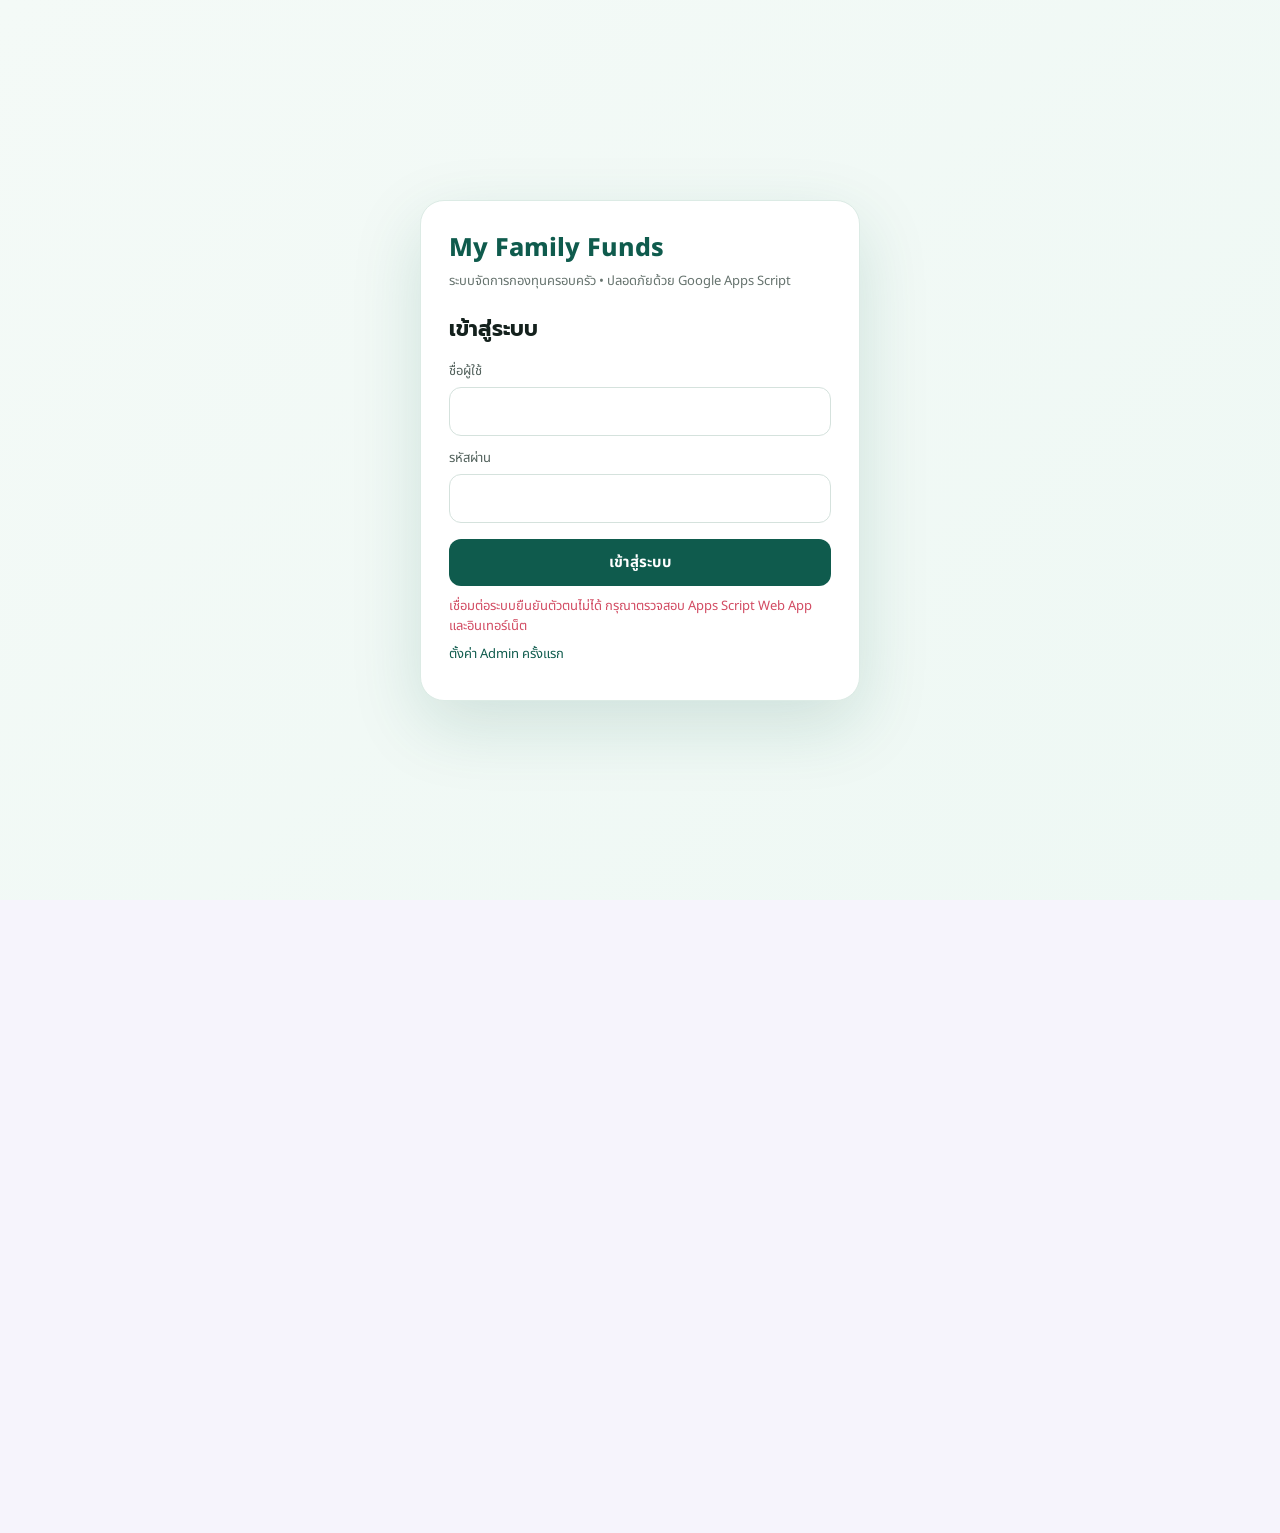
<file: dashboard.html>
<!DOCTYPE html>
<html lang="th">
<head>
<meta charset="UTF-8">
<meta name="viewport" content="width=device-width, initial-scale=1, viewport-fit=cover">
<title>คลังทุน — Dashboard V27</title>
<meta name="theme-color" content="#6A4FE0">
<link rel="manifest" href="manifest.json">
<link rel="apple-touch-icon" href="icon-192.png">
<link rel="icon" href="icon-192.png">
<link rel="preconnect" href="https://fonts.googleapis.com">
<link href="https://fonts.googleapis.com/css2?family=Prompt:wght@400;500;600;700&family=Noto+Sans+Thai:wght@400;500;600&display=swap" rel="stylesheet">
<style>
:root{
  --bg:#F6F4FC;
  --surface:#FFFFFF;
  --surface-2:#F1EDFB;
  --surface-3:#E6DFF9;
  --border:#E7E1F7;
  --text:#211D3A;
  --text-soft:#6C6684;
  --text-faint:#A29CBE;
  --primary:#7B5FE5;
  --primary-dim:#EFEAFD;
  --primary-soft:rgba(123,95,229,.12);
  --gold:#F2A93B;
  --gold-soft:rgba(242,169,59,.14);
  --danger:#F0507A;
  --danger-soft:rgba(240,80,122,.10);
  --positive:#1CAE5C;
  --radius-s:10px;
  --radius-m:16px;
  --radius-l:22px;
}
*{box-sizing:border-box;}
html,body{margin:0;padding:0;}
body{
  background:var(--bg);
  color:var(--text);
  font-family:'Noto Sans Thai','Prompt',sans-serif;
  -webkit-font-smoothing:antialiased;
}
h1,h2,h3,.num{font-family:'Prompt','Noto Sans Thai',sans-serif;}
button{font-family:inherit;}
input{font-family:inherit;}
a{color:inherit;text-decoration:none;}
::selection{background:var(--primary-soft);}
::-webkit-scrollbar{width:8px;height:8px;}
::-webkit-scrollbar-thumb{background:var(--surface-3);border-radius:8px;}

.shell{display:flex;min-height:100vh;}

/* ---------------- Sidebar ---------------- */
.sidebar{
  width:216px; flex:none; background:var(--surface); border-right:1px solid var(--border);
  display:flex; flex-direction:column; padding:18px 14px; position:sticky; top:0; height:100vh;
  transition:transform .25s ease; z-index:40;
}
.brand{display:flex; align-items:center; gap:10px; padding:6px 6px 18px;}
.brand-mark{width:34px;height:34px;border-radius:10px;background:linear-gradient(150deg,var(--primary),#1F806D);display:flex;align-items:center;justify-content:center;flex:none;}
.brand-mark svg{width:19px;height:19px;}
.brand-name{font-weight:700;font-size:16px;letter-spacing:.2px;}
.brand-sub{font-size:10px;color:var(--text-faint);margin-top:1px;}

.nav-group{margin-top:6px;}
.nav-label{font-size:10.5px;color:var(--text-faint);padding:14px 10px 6px;}
.nav-item{
  display:flex; align-items:center; gap:10px; padding:9px 10px; border-radius:10px;
  color:var(--text-soft); font-size:13.5px; cursor:pointer; border:none; background:none; width:100%; text-align:left;
}
.nav-item svg{width:17px;height:17px;flex:none;opacity:.85;}
.nav-item:hover{background:var(--surface-2); color:var(--text);}
.nav-item.active{background:var(--primary-soft); color:var(--primary); font-weight:600;}
.nav-item.active svg{opacity:1;}
.nav-sub{padding-left:29px; display:flex; flex-direction:column; gap:1px; margin:2px 0 4px;}
.nav-sub-item{
  display:flex; align-items:center; gap:8px; padding:6px 10px; border-radius:8px; font-size:12.5px;
  color:var(--text-soft); cursor:pointer; border:none; background:none; width:100%; text-align:left;
}
.nav-sub-item .dot{width:7px;height:7px;border-radius:50%;flex:none;}
.nav-sub-item:hover{background:var(--surface-2); color:var(--text);}
.nav-sub-item.active{color:var(--text); font-weight:600; background:var(--surface-2);}

.sidebar-foot{margin-top:auto; display:flex; flex-direction:column; gap:8px;}
.app-link-card{
  background:linear-gradient(160deg,var(--surface-3),var(--surface-2)); border:1px solid var(--border);
  border-radius:var(--radius-m); padding:13px; font-size:12px; color:var(--text-soft);
}
.app-link-card b{display:block; color:var(--text); font-size:13px; margin-bottom:4px;}
.app-link-card a.btn{
  display:block; text-align:center; margin-top:9px; background:var(--primary); color:#FFFFFF; font-weight:700;
  padding:8px; border-radius:9px; font-size:12.5px;
}

.sidebar-close{display:none;}

/* ---------------- Main / Topbar ---------------- */
.main{flex:1; min-width:0; display:flex; flex-direction:column;}
.topbar{
  position:sticky; top:0; z-index:30; background:rgba(246,244,252,.85); backdrop-filter:blur(10px);
  border-bottom:1px solid var(--border); display:flex; align-items:center; gap:14px;
  padding:11px 22px;
}
.hamburger{display:none; border:none; background:var(--surface-2); color:var(--text); width:34px;height:34px;border-radius:9px; align-items:center;justify-content:center; flex:none;}
.ticker{
  flex:1; min-width:0; display:flex; gap:20px; overflow-x:auto; scrollbar-width:none; padding:2px 0;
}
.ticker::-webkit-scrollbar{display:none;}
.ticker-item{display:flex; align-items:center; gap:7px; flex:none; font-size:12px;}
.ticker-badge{width:20px;height:20px;border-radius:50%;display:flex;align-items:center;justify-content:center;font-size:9.5px;font-weight:700;color:#FFFFFF;flex:none;}
.ticker-name{color:var(--text-soft); max-width:118px; overflow:hidden; text-overflow:ellipsis; white-space:nowrap;}
.ticker-pct{font-weight:700;}
.ticker-pct.up{color:var(--positive);}
.ticker-pct.down{color:var(--danger);}
.topbar-right{display:flex; align-items:center; gap:8px; flex:none;}
.search-box{
  display:flex; align-items:center; gap:7px; background:var(--surface-2); border:1px solid var(--border);
  border-radius:10px; padding:7px 10px; width:180px;
}
.search-box input{background:none; border:none; outline:none; color:var(--text); font-size:12.5px; width:100%;}
.search-box svg{width:14px;height:14px; color:var(--text-faint); flex:none;}
.icon-btn{
  width:34px;height:34px;border-radius:10px;background:var(--surface-2); border:1px solid var(--border);
  color:var(--text-soft); display:flex; align-items:center; justify-content:center; cursor:pointer; position:relative; flex:none;
}
.icon-btn svg{width:16px;height:16px;}
.icon-btn .badge{position:absolute; top:-3px; right:-3px; background:var(--danger); color:#fff; font-size:9px; font-weight:700; min-width:15px; height:15px; border-radius:8px; display:flex; align-items:center; justify-content:center; padding:0 3px;}
.avatar-chip{display:flex; align-items:center; gap:8px; background:var(--surface-2); border:1px solid var(--border); border-radius:10px; padding:5px 10px 5px 5px;}
.avatar-chip .av{width:24px;height:24px;border-radius:50%;background:linear-gradient(150deg,var(--gold),#B9862A);flex:none;}
.avatar-chip span{font-size:12px;font-weight:600;}

.content{padding:0 22px 22px; max-width:1240px; margin:0 auto; width:100%;}

.page-head{display:flex; justify-content:space-between; align-items:flex-end; gap:16px; margin-bottom:18px; flex-wrap:wrap;}
.page-head h1{font-size:21px; margin:0 0 4px; font-weight:700;}
.page-head p{margin:0; font-size:12.5px; color:var(--text-soft);}
.privacy-hint{font-size:10.5px;color:var(--text-faint);margin-top:5px}
.privacy-hint b{color:var(--primary);font-weight:600}


/* ---------------- Dime-style purple hero ---------------- */
.hero-purple{
  position:relative; overflow:hidden;
  background:
    radial-gradient(circle at 12% -10%, rgba(255,255,255,.16), transparent 45%),
    linear-gradient(160deg,#8E72F4 0%, #7B5FE5 45%, #6A4FE0 100%);
  border-radius:0 0 28px 28px;
  padding:22px 22px 0;
  max-width:1240px; margin:0 auto;
}
.hero-stars{position:absolute; inset:0; pointer-events:none;}
.hero-stars .star{position:absolute; width:26px; height:26px;}
.hero-stars .s1{top:14px; left:38%; width:20px; height:20px;}
.hero-stars .s2{top:60px; right:8%; width:30px; height:30px;}
.hero-stars .s3{top:110px; left:6%; width:16px; height:16px;}
.hero-stars .s4{bottom:70px; right:28%; width:22px; height:22px;}
.hero-top{position:relative; display:flex; justify-content:space-between; align-items:flex-end; gap:16px; flex-wrap:wrap;}
.hero-top h1{font-size:21px; margin:0 0 4px; font-weight:700; color:#fff;}
.hero-top p{margin:0; font-size:12.5px; color:rgba(255,255,255,.78);}
.hero-select{background:rgba(255,255,255,.14); border:1px solid rgba(255,255,255,.25); color:#fff;}
.hero-cta{background:#fff; color:var(--primary);}
.hero-cta svg{color:var(--primary);}
.pill-row{position:relative; display:flex; gap:8px; overflow-x:auto; padding:18px 0 22px; scrollbar-width:none;}
.pill-row::-webkit-scrollbar{display:none;}
.pill-btn{
  flex:none; background:rgba(255,255,255,.14); border:1px solid rgba(255,255,255,.22); color:#fff;
  font-size:12.5px; font-weight:600; padding:8px 15px; border-radius:999px; cursor:pointer;
}
.pill-btn.active{background:#fff; color:var(--primary); border-color:#fff;}
.hero-card-wrap{position:relative; padding-bottom:20px; margin-top:-6px;}
.hero-card{box-shadow:0 20px 40px -20px rgba(43,26,110,.35);}
.hero-card .big-num{font-size:32px;}

@media (max-width: 760px){
  .hero-purple{border-radius:0 0 22px 22px; padding:16px 16px 0;}
  .pill-row{padding:14px 0 18px;}
}
.page-actions{display:flex; align-items:center; gap:9px;}
.select-pill{
  background:var(--surface-2); border:1px solid var(--border); color:var(--text); font-size:12.5px;
  padding:8px 12px; border-radius:10px; cursor:pointer;
}
.btn-primary{
  background:linear-gradient(150deg,var(--primary),#1F806D); color:#FFFFFF; font-weight:700; font-size:12.5px;
  padding:9px 15px; border-radius:10px; border:none; cursor:pointer; display:flex; align-items:center; gap:6px;
}
.btn-primary svg{width:14px;height:14px;}

.grid-row{display:grid; gap:16px; margin-bottom:16px;}
.grid-row.r1{grid-template-columns:minmax(0,1fr);}
.grid-row.r2{grid-template-columns:minmax(0,1.6fr) minmax(0,1fr);}

.card{
  background:var(--surface); border:1px solid var(--border); border-radius:var(--radius-l);
  padding:18px; box-shadow:0 2px 14px -8px rgba(20,33,29,.10);
}
.card-head{display:flex; align-items:flex-start; justify-content:space-between; margin-bottom:6px;}
.card-title{font-size:12.5px; color:var(--text-soft); display:flex; align-items:center; gap:5px;}
.card-tools{display:flex; gap:6px;}
.tool-btn{
  width:26px;height:26px;border-radius:8px;background:var(--surface-2); border:1px solid var(--border);
  color:var(--text-soft); display:flex; align-items:center; justify-content:center; cursor:pointer;
}
.tool-btn svg{width:13px;height:13px;}
.tool-btn.active{color:var(--primary); border-color:var(--primary); background:var(--primary-soft);}

.big-num{font-size:29px; font-weight:700; margin:2px 0 3px; letter-spacing:.2px;}
.big-num small{font-size:16px; color:var(--text-soft); font-weight:600;}
.delta-pill{
  display:inline-flex; align-items:center; gap:4px; font-size:11.5px; font-weight:700; padding:2px 8px;
  border-radius:999px; margin-bottom:14px;
}
.delta-pill.pos{color:var(--positive); background:rgba(28,174,92,.12);}
.delta-pill.neg{color:var(--danger); background:var(--danger-soft);}
.delta-pill svg{width:10px;height:10px;}
.delta-sub{font-size:11px; color:var(--text-faint); margin-left:6px;}

.dist-label{font-size:11.5px; color:var(--text-soft); margin-bottom:8px; font-weight:600;}
.dist-bar{display:flex; height:8px; border-radius:6px; overflow:hidden; background:var(--surface-2); margin-bottom:14px;}
.dist-seg{height:100%;}
.dist-legend{display:flex; flex-direction:column; gap:9px;}
.dist-row{display:flex; align-items:center; gap:9px; font-size:12.5px;}
.dist-row .dot{width:8px;height:8px;border-radius:50%;flex:none;}
.dist-row .lbl{color:var(--text-soft); flex:1; min-width:0; overflow:hidden; text-overflow:ellipsis; white-space:nowrap;}
.dist-row .pct{color:var(--text-faint); font-size:11px; width:34px; text-align:right;}
.dist-row .amt{font-weight:600; width:88px; text-align:right;}

.chart-wrap{position:relative; margin-top:6px;}
.chart-wrap svg{width:100%; height:auto; display:block; overflow:visible;}
.chart-tooltip{
  position:absolute; background:var(--surface-3); border:1px solid var(--border); border-radius:10px;
  padding:9px 11px; font-size:11px; pointer-events:none; opacity:0; transition:opacity .12s ease; white-space:nowrap;
  box-shadow:0 10px 24px -12px rgba(0,0,0,.6); z-index:5;
}
.chart-tooltip .tt-year{font-weight:700; margin-bottom:5px; color:var(--text);}
.chart-tooltip .tt-row{display:flex; align-items:center; gap:6px; color:var(--text-soft);}
.chart-tooltip .tt-row .dot{width:6px;height:6px;border-radius:50%;}
.chart-tooltip .tt-row b{color:var(--text); margin-left:auto; padding-left:14px;}

.bar-legend{display:flex; gap:14px; flex-wrap:wrap; margin-bottom:10px;}
.bar-legend .lg-item{display:flex; align-items:center; gap:6px; font-size:11.5px; color:var(--text-soft);}
.bar-legend .lg-item .dot{width:8px;height:8px;border-radius:50%;}

.promo-card{
  background:linear-gradient(165deg,#EFEAFD,#FFFFFF 65%); border:1px solid var(--border); border-radius:var(--radius-l);
  padding:22px 18px; text-align:center; display:flex; flex-direction:column; align-items:center; justify-content:center;
  gap:10px; position:relative; overflow:hidden; box-shadow:0 2px 14px -8px rgba(20,33,29,.10);
}
.promo-card::before{
  content:''; position:absolute; inset:0; opacity:.6;
  background-image:radial-gradient(circle at 2px 2px, rgba(15,91,77,.08) 1px, transparent 1px);
  background-size:16px 16px; mask-image:linear-gradient(to bottom, black, transparent 70%);
}
.promo-icon{width:52px;height:52px;border-radius:16px;background:linear-gradient(150deg,var(--gold),#B9862A); display:flex;align-items:center;justify-content:center; position:relative;}
.promo-icon svg{width:26px;height:26px;color:#3A2A05;}
.promo-card h3{font-size:15.5px; margin:2px 0 0; position:relative;}
.promo-card p{font-size:12px; color:var(--text-soft); margin:0; line-height:1.6; position:relative; max-width:230px;}
.promo-card a.btn{
  position:relative; margin-top:6px; background:var(--gold); color:#FFFFFF; font-weight:700; font-size:12.5px;
  padding:9px 18px; border-radius:10px; width:100%;
}

.empty-note{font-size:12px; color:var(--text-faint); text-align:center; padding:30px 10px;}
.live-summary{background:var(--surface);border:1px solid var(--border);border-radius:var(--radius-l);padding:16px 18px;margin-bottom:16px;box-shadow:0 8px 24px rgba(15,91,77,.05)}
.live-summary-head{display:flex;justify-content:space-between;align-items:flex-start;gap:12px;margin-bottom:12px}
.live-sub{font-size:11.5px;color:var(--text-soft);margin-top:3px}
.live-badge{font-size:9.5px;font-weight:700;letter-spacing:.5px;color:var(--positive);background:rgba(28,174,92,.09);padding:5px 8px;border-radius:999px;white-space:nowrap}
.live-kpis{display:grid;grid-template-columns:repeat(4,1fr);gap:10px}
.live-kpi{background:var(--surface-2);border:1px solid var(--border);border-radius:13px;padding:11px 12px;min-width:0}
.live-kpi-label{font-size:10.5px;color:var(--text-soft);margin-bottom:4px}
.live-kpi-value{font-family:'Prompt','Noto Sans Thai',sans-serif;font-size:18px;font-weight:700;white-space:nowrap;overflow:hidden;text-overflow:ellipsis}
.live-kpi-note{font-size:9.5px;color:var(--text-faint);margin-top:2px}
.live-progress{height:7px;background:var(--surface-3);border-radius:99px;overflow:hidden;margin-top:12px}
.live-progress>div{height:100%;width:0;background:linear-gradient(90deg,var(--primary),#1F806D);border-radius:inherit;transition:width .35s ease}
@media(max-width:760px){.live-kpis{grid-template-columns:repeat(2,1fr)}.live-summary{padding:14px}.live-kpi-value{font-size:16px}}


.overlay-bg{position:fixed; inset:0; background:rgba(0,0,0,.5); z-index:39; display:none;}
.overlay-bg.show{display:block;}

@media (max-width: 980px){
  .grid-row.r1, .grid-row.r2{grid-template-columns:1fr;}
  .ticker{display:none;}
}
@media (max-width: 760px){
  .sidebar{position:fixed; left:0; top:0; transform:translateX(-100%); box-shadow:0 0 40px rgba(0,0,0,.5);}
  .sidebar.open{transform:translateX(0);}
  .sidebar-close{display:flex; align-items:center; justify-content:center; margin-left:auto; width:28px;height:28px;border-radius:8px;background:var(--surface-2); border:1px solid var(--border); color:var(--text-soft);}
  .hamburger{display:flex;}
  .search-box{display:none;}
  .content{padding:0 16px 16px;}
  .page-head{align-items:flex-start;}
  .card{padding:14px;}
}
</style>
<script src="auth.js"></script>
</head>
<body>

<div class="overlay-bg" id="overlayBg"></div>
<div class="shell">

  <aside class="sidebar" id="sidebar">
    <div class="brand">
      <div class="brand-mark">
        <svg viewBox="0 0 24 24" fill="none"><path d="M12 3c-2 3-2.5 5-.5 7 1.6 1.6 1.6 3.4 0 5-1.5-2-2-2-3.5-.5C6.5 16 6 18 8 20" stroke="#FFFFFF" stroke-width="1.6" stroke-linecap="round" stroke-linejoin="round"/><path d="M12 3c2 3 2.5 5 .5 7-1.6 1.6-1.6 3.4 0 5" stroke="#FFFFFF" stroke-width="1.6" stroke-linecap="round" stroke-linejoin="round"/></svg>
      </div>
      <div>
        <div class="brand-name">คลังทุน</div>
        <div class="brand-sub">Family Fund Tracker</div>
      </div>
      <button class="sidebar-close" id="sidebarClose">✕</button>
    </div>

    <div class="nav-group">
      <button class="nav-item active" data-nav="dashboard">
        <svg viewBox="0 0 24 24" fill="none" stroke="currentColor" stroke-width="1.8"><rect x="3.5" y="3.5" width="7.5" height="7.5" rx="1.8"/><rect x="13" y="3.5" width="7.5" height="4.5" rx="1.8"/><rect x="13" y="10.5" width="7.5" height="10" rx="1.8"/><rect x="3.5" y="13.5" width="7.5" height="7" rx="1.8"/></svg>
        ภาพรวม
      </button>
      <a class="nav-item" href="index.html">
        <svg viewBox="0 0 24 24" fill="none" stroke="currentColor" stroke-width="1.8"><path d="M4 19V10M10 19V5M16 19v-6M22 19H2" stroke-linecap="round"/></svg>
        สรุปรายเดือน
      </a>
      <button class="nav-item" id="portfolioToggle">
        <svg viewBox="0 0 24 24" fill="none" stroke="currentColor" stroke-width="1.8"><path d="M3 7l9-4 9 4-9 4-9-4Z"/><path d="M3 12l9 4 9-4M3 17l9 4 9-4" stroke-linecap="round" stroke-linejoin="round"/></svg>
        กองทุนของฉัน
        <svg viewBox="0 0 24 24" fill="none" stroke="currentColor" stroke-width="2" style="width:11px;height:11px;margin-left:auto;transition:transform .15s" id="portfolioChevron"><path d="m6 9 6 6 6-6"/></svg>
      </button>
      <div class="nav-sub" id="ownerSubnav"></div>
      <a class="nav-item" href="index.html">
        <svg viewBox="0 0 24 24" fill="none" stroke="currentColor" stroke-width="1.8"><path d="M7 8h13M7 8l3-3M7 8l3 3M17 16H4M17 16l-3-3M17 16l-3 3" stroke-linecap="round" stroke-linejoin="round"/></svg>
        ธุรกรรม
      </a>
    </div>

    <div class="nav-group">
      <div class="nav-label">ระบบ</div>
      <a class="nav-item" href="index.html">
        <svg viewBox="0 0 24 24" fill="none" stroke="currentColor" stroke-width="1.8"><circle cx="12" cy="12" r="3"/><path d="M19.4 15a1.7 1.7 0 0 0 .34 1.87l.06.06a2 2 0 1 1-2.83 2.83l-.06-.06a1.7 1.7 0 0 0-1.87-.34 1.7 1.7 0 0 0-1 1.55V27a2 2 0 1 1-4 0v-.09A1.7 1.7 0 0 0 9 19.36a1.7 1.7 0 0 0-1.87.34l-.06.06a2 2 0 1 1-2.83-2.83l.06-.06A1.7 1.7 0 0 0 4.64 15a1.7 1.7 0 0 0-1.55-1H3a2 2 0 1 1 0-4h.09A1.7 1.7 0 0 0 4.64 9a1.7 1.7 0 0 0-.34-1.87l-.06-.06a2 2 0 1 1 2.83-2.83l.06.06A1.7 1.7 0 0 0 9 4.64a1.7 1.7 0 0 0 1-1.55V3a2 2 0 1 1 4 0v.09a1.7 1.7 0 0 0 1 1.55 1.7 1.7 0 0 0 1.87-.34l.06-.06a2 2 0 1 1 2.83 2.83l-.06.06A1.7 1.7 0 0 0 19.36 9a1.7 1.7 0 0 0 1.55 1H21a2 2 0 1 1 0 4h-.09a1.7 1.7 0 0 0-1.55 1Z"/></svg>
        ตั้งค่า &amp; ซิงก์
      </a>
    </div>

    <div class="sidebar-foot">
      <div class="app-link-card">
        <b>เพิ่ม/แก้ไขข้อมูล</b>
        อยากบันทึกเงินลงทุนหรือแก้กองทุน ไปที่แอปหลัก
        <a class="btn" href="index.html">เปิดแอปหลัก</a>
      </div>
    </div>
  </aside>

  <div class="main">
    <header class="topbar">
      <button class="hamburger" id="hamburgerBtn">
        <svg viewBox="0 0 24 24" width="17" height="17" fill="none" stroke="currentColor" stroke-width="2"><path d="M4 7h16M4 12h16M4 17h16" stroke-linecap="round"/></svg>
      </button>
      <div class="ticker" id="ticker"></div>
      <div class="topbar-right">
        <div class="search-box">
          <svg viewBox="0 0 24 24" fill="none" stroke="currentColor" stroke-width="2"><circle cx="11" cy="11" r="7"/><path d="m20 20-4-4"/></svg>
          <input id="fundSearch" placeholder="ค้นหากองทุน...">
        </div>
        <button class="icon-btn" id="bellBtn" title="การแจ้งเตือน">
          <svg viewBox="0 0 24 24" fill="none" stroke="currentColor" stroke-width="1.8"><path d="M18 8a6 6 0 1 0-12 0c0 7-3 9-3 9h18s-3-2-3-9"/><path d="M13.7 21a2 2 0 0 1-3.4 0"/></svg>
          <span class="badge" id="bellBadge" style="display:none;">0</span>
        </button>
        <div class="avatar-chip">
          <div class="av"></div>
          <span id="familyLabel">ครอบครัว</span>
        </div>
      </div>
    </header>

    <div class="hero-purple">
      <div class="hero-stars">
        <svg class="star s1" viewBox="0 0 24 24" fill="rgba(255,255,255,.55)"><path d="M12 2l1.8 6.2L20 10l-6.2 1.8L12 18l-1.8-6.2L4 10l6.2-1.8L12 2Z"/></svg>
        <svg class="star s2" viewBox="0 0 24 24" fill="rgba(255,255,255,.35)"><path d="M12 2l1.8 6.2L20 10l-6.2 1.8L12 18l-1.8-6.2L4 10l6.2-1.8L12 2Z"/></svg>
        <svg class="star s3" viewBox="0 0 24 24" fill="rgba(255,255,255,.4)"><path d="M12 2l1.8 6.2L20 10l-6.2 1.8L12 18l-1.8-6.2L4 10l6.2-1.8L12 2Z"/></svg>
        <svg class="star s4" viewBox="0 0 24 24" fill="rgba(255,255,255,.25)"><path d="M12 2l1.8 6.2L20 10l-6.2 1.8L12 18l-1.8-6.2L4 10l6.2-1.8L12 2Z"/></svg>
      </div>
      <div class="hero-top">
        <div>
          <h1>ภาพรวมกองทุนครอบครัว</h1>
          <p id="pageSub">สรุปเงินออม การลงทุน และเป้าหมายของทุกคนในบ้าน</p>
        </div>
        <div class="page-actions">
          <select class="select-pill hero-select" id="yearSelect"></select>
          <a class="btn-primary hero-cta" href="index.html">
            <svg viewBox="0 0 24 24" fill="none" stroke="currentColor" stroke-width="2.4" stroke-linecap="round"><line x1="12" y1="5" x2="12" y2="19"/><line x1="5" y1="12" x2="19" y2="12"/></svg>
            บันทึกการลงทุน
          </a>
        </div>
      </div>
      <div class="pill-row" id="ownerPills"></div>
      <div class="hero-card-wrap">
        <section class="card hero-card" id="assetsCard"></section>
      </div>
    </div>

    <div class="content">
      <section class="live-summary" id="liveSummary">
        <div class="live-summary-head">
          <div>
            <div class="card-title">สุขภาพพอร์ตปีนี้</div>
            <div class="live-sub" id="liveSummarySub">ข้อมูลจากการลงทุนจริงที่บันทึกในแอปหลัก</div>
          </div>
          <span class="live-badge">● LIVE DATA</span>
        </div>
        <div class="live-kpis" id="liveKpis"></div>
        <div class="live-progress"><div id="liveProgressBar"></div></div>
      </section>

      <div class="grid-row r1">
        <section class="card" id="investCard">
          <div class="card-head">
            <div>
              <div class="card-title">เงินลงทุนสะสมต่อปี</div>
              <div class="big-num privacy-number" id="investBigNum">฿0</div>
              <div id="investDeltaWrap"></div>
            </div>
            <div class="card-tools">
              <button class="tool-btn active" data-chartmode="year" title="ยอดต่อปี">
                <svg viewBox="0 0 24 24" fill="none" stroke="currentColor" stroke-width="2"><path d="M4 19V10M10 19V5M16 19v-6"/></svg>
              </button>
              <button class="tool-btn" data-chartmode="cum" title="ยอดสะสม">
                <svg viewBox="0 0 24 24" fill="none" stroke="currentColor" stroke-width="2"><path d="M3 15c3-6 6 3 9-3s6-7 9-1" stroke-linecap="round"/></svg>
              </button>
            </div>
          </div>
          <div class="chart-wrap" id="investChartWrap"></div>
        </section>
      </div>

      <div class="grid-row r2">
        <section class="card" id="savingsCard">
          <div class="card-head">
            <div class="card-title">เงินออมรวมรายปี แยกตามคน</div>
          </div>
          <div class="bar-legend" id="barLegend"></div>
          <div class="chart-wrap" id="barChartWrap"></div>
        </section>
        <aside class="promo-card" id="promoCard"></aside>
      </div>
    </div>
  </div>
</div>

<script>
/* ================= DATA (reads the same database as index.html) ================= */
const STORAGE_KEY = 'khlangthun_portfolio_oldui_latest_v4';
const CURRENT_YEAR = new Date().getFullYear();
const PALETTE = ['#5B4AE8','#2F8F83','#D49A2A','#E05A78','#3B82C4','#8A63D2','#2E9E8E'];
const OWNER_FIXED_COLORS = {
  'Suksan':'#2F8F83',
  'Wirocha':'#5B4AE8',
  'Phoom':'#D49A2A',
  'สุขสันต์':'#2F8F83',
  'วิโรจา':'#5B4AE8',
  'ภูมิ':'#D49A2A'
};
const DARK_PALETTE = ['#1FAE8B','#E3B341','#5B9BD5','#FF6B81','#8B7CF6','#37D6B0','#D97757'];
const OWNER_COLORS = {};
const MONTHS_TH = ['ม.ค.','ก.พ.','มี.ค.','เม.ย.','พ.ค.','มิ.ย.','ก.ค.','ส.ค.','ก.ย.','ต.ค.','พ.ย.','ธ.ค.'];

function seedFunds(){
  const m = arr => { const o={}; arr.forEach((v,i)=>o[i+1]=v); return o; };
  return [
    fund('Suksan','SCBRMS&P500', m([0,2000,2000,2000,2000,2000,0,1000,0,0,0,0]), 24000),
    fund('Suksan','SCBRMWORLD(A)', m([0,2000,2000,2000,2000,2000,2000,2000,1000,0,0,0]), 24000),
    fund('Suksan','SCBGOLDHRMF', m([0,0,1000,1000,1000,3000,1000,0,1000,0,0,0]), 24000),
    fund('Suksan','SCBTM(ThaiESGE)', m([0,0,1000,1000,1000,1000,1000,1000,1000,0,0,0]), 24000),
    fund('Suksan','SCBRM2', m([0,0,0,0,0,0,5000,0,1000,0,0,0]), 24000),
    fund('Suksan','SCBSTMFPLUS-I', m([3000,3000,3000,3000,3000,2000,0,0,0,0,0,0]), 24000),
    fund('Suksan','SCBFIXEDA', m([3000,3000,3000,3000,3000,3000,3000,3000,3000,0,0,0]), 24000),
    fund('Suksan','TLUS500RMF (WelthX)', m([0,0,0,0,0,0,0,2000,2000,0,0,0]), 24000),
    fund('Suksan','TLWORLDXUSRMF (WelthX)', m([0,0,0,0,0,0,0,2000,2000,0,0,0]), 24000),
    fund('Suksan','KKP CorePath Balanced RMF', m([0,0,0,0,0,1000,1000,1000,2000,0,0,0]), 24000),
    fund('Suksan','KKP-INRMF', m([0,0,0,0,0,1000,0,0,0,0,0,0]), 24000),
    fund('Suksan','SCBSEMIE (500)', m([0,0,0,500,500,500,500,0,500,0,0,0]), 24000),
    fund('Suksan','SCBVIETE (500)', m([0,0,0,500,500,500,500,0,500,0,0,0]), 24000),
    fund('Suksan','SCBGVALUE (500)', m([0,0,0,500,500,500,500,0,500,0,0,0]), 24000),
    fund('Suksan','SCBJNK225E (500)', m([0,0,0,500,500,500,500,0,0,0,0,0]), 24000),
    fund('Suksan','VOO (800)', m([0,0,0,5000,500,1000,1000,0,0,0,0,0]), 24000),
    fund('Suksan','SCHD (500)', m([0,0,0,0,500,0,0,0,0,0,0,0]), 24000),
    fund('Suksan','VXUS (400)', m([0,0,0,4500,700,1000,0,0,0,0,0,0]), 24000),
    fund('Suksan','GOOGL (300)', m([0,0,0,0,0,3000,400,1000,0,0,0,0]), 24000),
    fund('Wirocha','SCBS&P500E (2000)', m([0,0,0,0,0,1000,2000,0,0,0,0,0]), 24000),
    fund('Wirocha','SCBGVALUE (1000)', m([0,0,0,0,0,0,1000,0,0,0,0,0]), 24000),
    fund('Wirocha','SCBSTMFPLUS-E (3000)', m([0,0,0,0,0,2000,5000,3000,0,0,0,0]), 24000),
    fund('Phoom','TLWORLD-X(WelthX)', m([0,0,0,0,0,0,2000,2000,0,0,0,0]), 24000),
  ];
}
function fund(owner,name,months,target){
  return { id:'f_'+Math.random().toString(36).slice(2,9), owner:canonicalOwner(owner), name, months, target, years:{}, favorite:false, transactions:[] };
}
function canonicalOwner(owner){
  const raw=String(owner||'').trim();
  const key=raw.replace(/\s+/g,'').toLowerCase();
  const map={
    'suksan':'Suksan','สุขสันต์':'Suksan',
    'wirocha':'Wirocha','วิโรจา':'Wirocha','วิโรชา':'Wirocha','วิรุชา':'Wirocha','วิโรช':'Wirocha',
    'phoom':'Phoom','ภูมิ':'Phoom'
  };
  return map[key]||raw;
}
function normalizeFund(f){
  f.owner=canonicalOwner(f.owner);
  if(!f.years || typeof f.years!=='object') f.years={};
  if(!Array.isArray(f.transactions)) f.transactions=[];
  if(typeof f.favorite!=='boolean') f.favorite=false;
  if(f.months && Object.keys(f.months).length && !f.years[CURRENT_YEAR]){
    f.years[CURRENT_YEAR]={months:{...f.months}, target:Number(f.target)||0};
  }
  delete f.months;
  if(f.target===undefined) f.target=24000;
  return f;
}
function yearDataOf(f, year, create=true){
  normalizeFund(f);
  if(!f.years[year] && create) f.years[year]={months:{}, target:Number(f.target)||0};
  if(f.years[year] && !f.years[year].months) f.years[year].months={};
  if(f.years[year] && f.years[year].target===undefined) f.years[year].target=Number(f.target)||0;
  return f.years[year] || {months:{},target:Number(f.target)||0};
}
function loadData(){
  try{
    const raw = localStorage.getItem(STORAGE_KEY);
    if(raw){ const d=JSON.parse(raw); (d.funds||[]).forEach(normalizeFund); return d; }
  }catch(e){}
  const data = { funds: seedFunds() };
  data.funds.forEach(normalizeFund);
  localStorage.setItem(STORAGE_KEY, JSON.stringify(data));
  return data;
}
let DATA = loadData();
let selectedYear = CURRENT_YEAR;
let lastRaw = localStorage.getItem(STORAGE_KEY);
let ownerFilter = 'ALL';

function ownerColor(owner){
  if(!OWNER_COLORS[owner]){
    OWNER_COLORS[owner] = OWNER_FIXED_COLORS[owner] || PALETTE[Object.keys(OWNER_COLORS).length % PALETTE.length];
  }
  return OWNER_COLORS[owner];
}
function owners(){ return [...new Set(DATA.funds.map(f=>f.owner))]; }
function fundsScoped(){ return ownerFilter==='ALL' ? DATA.funds : DATA.funds.filter(f=>f.owner===ownerFilter); }
function allYearsPresent(){
  const ys=new Set([CURRENT_YEAR]);
  DATA.funds.forEach(f=>Object.keys(f.years||{}).forEach(y=>ys.add(Number(y))));
  const min=Math.min(...ys), max=Math.max(...ys, CURRENT_YEAR);
  const span=Math.max(max-min, 4);
  const start=max-span;
  const out=[]; for(let y=start;y<=max;y++) out.push(y);
  return out;
}
function yearTotalForFund(f,y){ return Object.values(yearDataOf(f,y,false).months||{}).reduce((a,b)=>a+(Number(b)||0),0); }
function fundAllTimeTotal(f){ return Object.keys(f.years||{}).reduce((s,y)=>s+yearTotalForFund(f,Number(y)),0); }
function fundTargetOf(f,y){ return Number(yearDataOf(f,y,false).target)||Number(f.target)||0; }

const fmtInt = n => '฿' + Math.round(n||0).toLocaleString('th-TH');
const fmtShort = n => {
  n = Number(n)||0;
  if(Math.abs(n)>=1000000) return '฿'+(n/1000000).toFixed(2)+'M';
  if(Math.abs(n)>=1000) return '฿'+(n/1000).toFixed(1)+'K';
  return '฿'+Math.round(n).toLocaleString('th-TH');
};
function escapeHtml(s){ return String(s??'').replace(/[&<>"']/g, c=>({'&':'&amp;','<':'&lt;','>':'&gt;','"':'&quot;',"'":'&#39;'}[c])); }

/* ================= TICKER ================= */
function renderTicker(){
  const el = document.getElementById('ticker');
  const funds = [...DATA.funds].sort((a,b)=>fundAllTimeTotal(b)-fundAllTimeTotal(a)).slice(0,10);
  if(!funds.length){ el.innerHTML=''; return; }
  el.innerHTML = funds.map(f=>{
    const target = fundTargetOf(f, selectedYear) || 1;
    const actual = yearTotalForFund(f, selectedYear);
    const pct = Math.round(actual/target*100);
    const up = pct>=50;
    const color = ownerColor(f.owner);
    const initial = (f.owner||'?').trim().charAt(0).toUpperCase();
    return `<div class="ticker-item" title="${escapeHtml(f.owner)} · ${escapeHtml(f.name)}">
      <div class="ticker-badge" style="background:${color}">${initial}</div>
      <span class="ticker-name">${escapeHtml(f.name)}</span>
      <span class="ticker-pct ${up?'up':'down'}">${up?'▲':'▼'} ${pct}%</span>
    </div>`;
  }).join('');
}

/* ================= SIDEBAR OWNER SUBNAV ================= */
function renderOwnerSubnav(){
  const wrap = document.getElementById('ownerSubnav');
  wrap.innerHTML = ['ALL',...owners()].map(o=>{
    const label = o==='ALL' ? 'ทั้งหมด' : o;
    const color = o==='ALL' ? 'var(--text-faint)' : ownerColor(o);
    return `<button class="nav-sub-item ${ownerFilter===o?'active':''}" data-owner="${escapeHtml(o)}">
      <span class="dot" style="background:${color}"></span>${escapeHtml(label)}
    </button>`;
  }).join('');
  wrap.querySelectorAll('[data-owner]').forEach(btn=>{
    btn.addEventListener('click', ()=>{ ownerFilter=btn.dataset.owner; renderAll(); });
  });
}

/* ================= HERO OWNER PILLS ================= */
function renderOwnerPills(){
  const wrap = document.getElementById('ownerPills');
  wrap.innerHTML = ['ALL',...owners()].map(o=>{
    const label = o==='ALL' ? 'ทั้งหมด' : o;
    return `<button class="pill-btn ${ownerFilter===o?'active':''}" data-owner-pill="${escapeHtml(o)}">${escapeHtml(label)}</button>`;
  }).join('');
  wrap.querySelectorAll('[data-owner-pill]').forEach(btn=>{
    btn.addEventListener('click', ()=>{ ownerFilter=btn.dataset.ownerPill; renderAll(); });
  });
}

/* ================= ASSETS CARD ================= */
function renderLiveSummary(){
  const funds=fundsScoped();
  const year=selectedYear;
  const actual=funds.reduce((s,f)=>s+yearTotalForFund(f,year),0);
  const target=funds.reduce((s,f)=>s+fundTargetOf(f,year),0);
  const gap=target-actual;
  const pct=target?Math.round(actual/target*100):0;
  const active=funds.filter(f=>yearTotalForFund(f,year)>0).length;
  const allTime=funds.reduce((s,f)=>s+fundAllTimeTotal(f),0);
  const months=[...Array(12)].map((_,i)=>funds.reduce((s,f)=>s+(Number(yearDataOf(f,year,false).months?.[i])||0),0));
  let lastIdx=-1; months.forEach((v,i)=>{if(v>0) lastIdx=i;});
  const last=lastIdx>=0?months[lastIdx]:0;
  const monthLabel=lastIdx>=0?MONTHS_TH[lastIdx]:'ยังไม่มี';
  const kpis=[
    ['ลงทุนจริงปีนี้',fmtInt(actual),`ปี ${year+543}`],
    ['เป้าหมายปีนี้',fmtInt(target),target?'เป้าหมายรวม':'ยังไม่ได้ตั้งเป้า'],
    [gap>=0?'เหลือถึงเป้าหมาย':'เกินเป้าหมาย',fmtInt(Math.abs(gap)),gap>=0?'ต้องลงทุนเพิ่ม':'ทำได้เกินเป้า'],
    ['กองทุนที่ลงทุน',`${active} กอง`,lastIdx>=0?`ล่าสุด ${monthLabel} · ${fmtShort(last)}`:`สะสมทั้งหมด ${fmtShort(allTime)}`]
  ];
  document.getElementById('liveKpis').innerHTML=kpis.map((k,i)=>`<div class="live-kpi"><div class="live-kpi-label">${k[0]}</div><div class="live-kpi-value privacy-number">${k[1]}</div><div class="live-kpi-note">${k[2]}</div></div>`).join('');
  document.getElementById('liveProgressBar').style.width=Math.min(100,Math.max(0,pct))+'%';
  document.getElementById('liveSummarySub').textContent=`ข้อมูลจากการลงทุนจริง · ปี ${year+543} · อัปเดตอัตโนมัติเมื่อมีการบันทึกข้อมูล`;
}

function renderAssetsCard(){
  const funds = fundsScoped();
  const totalAllTime = funds.reduce((s,f)=>s+fundAllTimeTotal(f),0);
  const thisYear = funds.reduce((s,f)=>s+yearTotalForFund(f,selectedYear),0);
  const lastYear = funds.reduce((s,f)=>s+yearTotalForFund(f,selectedYear-1),0);
  let deltaHtml;
  if(lastYear>0){
    const pct = Math.round((thisYear-lastYear)/lastYear*100);
    const pos = pct>=0;
    deltaHtml = `<span class="delta-pill ${pos?'pos':'neg'}"><svg viewBox="0 0 24 24" fill="none" stroke="currentColor" stroke-width="3">${pos?'<path d="M12 19V5M5 12l7-7 7 7"/>':'<path d="M12 5v14M5 12l7 7 7-7"/>'}</svg>${pos?'+':''}${pct}%</span><span class="delta-sub">เทียบปีก่อน (${lastYear-543>0?'':''}${selectedYear-1+543})</span>`;
  } else {
    const target = funds.reduce((s,f)=>s+fundTargetOf(f,selectedYear),0);
    const pct = target? Math.round(thisYear/target*100):0;
    deltaHtml = `<span class="delta-pill pos"><svg viewBox="0 0 24 24" fill="none" stroke="currentColor" stroke-width="3"><path d="M12 19V5M5 12l7-7 7 7"/></svg>${pct}%</span><span class="delta-sub">ของเป้าหมายปี ${selectedYear+543}</span>`;
  }

  const totals = {};
  funds.forEach(f=>{ totals[f.owner]=(totals[f.owner]||0)+fundAllTimeTotal(f); });
  const ownerList = Object.entries(totals).sort((a,b)=>b[1]-a[1]);
  const grand = ownerList.reduce((s,[,v])=>s+v,0) || 1;

  const segHtml = ownerList.map(([o,v])=>`<div class="dist-seg" style="width:${(v/grand*100).toFixed(2)}%;background:${ownerColor(o)}"></div>`).join('');
  const legendHtml = ownerList.map(([o,v])=>`
    <div class="dist-row">
      <span class="dot" style="background:${ownerColor(o)}"></span>
      <span class="lbl">${escapeHtml(o)}</span>
      <span class="pct">${Math.round(v/grand*100)}%</span>
      <span class="amt privacy-number">${fmtInt(v)}</span>
    </div>`).join('');

  document.getElementById('assetsCard').innerHTML = `
    <div class="card-head">
      <div class="card-title">เงินออมสะสมทั้งหมด</div>
    </div>
    <div class="big-num privacy-number">${fmtInt(totalAllTime)}</div>
    <div style="margin-bottom:14px;">${deltaHtml}</div>
    <div class="dist-label">สัดส่วนตามคน</div>
    <div class="dist-bar">${segHtml || '<div class="dist-seg" style="width:100%;background:var(--surface-3)"></div>'}</div>
    <div class="dist-legend">${legendHtml || '<div class="empty-note">ยังไม่มีข้อมูลกองทุน</div>'}</div>
  `;
}

/* ================= INVEST CHART (area, per year, hover tooltip) ================= */
let chartMode = 'year'; // 'year' | 'cum'
function renderInvestCard(){
  const funds = fundsScoped();
  const years = allYearsPresent();
  const thisYearTotal = funds.reduce((s,f)=>s+yearTotalForFund(f,selectedYear),0);
  const lastYearTotal = funds.reduce((s,f)=>s+yearTotalForFund(f,selectedYear-1),0);
  document.getElementById('investBigNum').textContent = fmtInt(thisYearTotal);
  const deltaWrap = document.getElementById('investDeltaWrap');
  if(lastYearTotal>0){
    const pct = Math.round((thisYearTotal-lastYearTotal)/lastYearTotal*100);
    const pos = pct>=0;
    deltaWrap.innerHTML = `<span class="delta-pill ${pos?'pos':'neg'}"><svg viewBox="0 0 24 24" fill="none" stroke="currentColor" stroke-width="3">${pos?'<path d="M12 19V5M5 12l7-7 7 7"/>':'<path d="M12 5v14M5 12l7 7 7-7"/>'}</svg>${pos?'+':''}${pct}%</span><span class="delta-sub">ปี ${selectedYear+543}</span>`;
  } else {
    deltaWrap.innerHTML = `<span class="delta-sub">ยังไม่มีข้อมูลปีก่อนหน้าให้เทียบ</span>`;
  }

  const owns = ownerFilter==='ALL' ? owners() : [ownerFilter];
  const perYearByOwner = years.map(y=>{
    const row = {year:y, total:0, owners:{}};
    owns.forEach(o=>{
      const v = DATA.funds.filter(f=>f.owner===o).reduce((s,f)=>s+yearTotalForFund(f,y),0);
      row.owners[o]=v; row.total+=v;
    });
    return row;
  });

  let series = perYearByOwner.map(r=>r.total);
  if(chartMode==='cum'){
    let acc=0; series = series.map(v=>{ acc+=v; return acc; });
  }

  const w=640,h=210,p={l:6,r:6,t:14,b:24};
  const maxV = Math.max(...series, 1);
  const stepX = (w-p.l-p.r)/Math.max(series.length-1,1);
  const pts = series.map((v,i)=>{
    const x = p.l + i*stepX;
    const y = h-p.b - (v/maxV)*(h-p.t-p.b);
    return [x,y];
  });
  const linePath = pts.map((pt,i)=> (i===0?'M':'L')+pt[0].toFixed(1)+' '+pt[1].toFixed(1)).join(' ');
  const areaPath = linePath + ` L${pts[pts.length-1][0].toFixed(1)} ${h-p.b} L${pts[0][0].toFixed(1)} ${h-p.b} Z`;
  const xlabels = years.map((y,i)=> i%Math.ceil(years.length/8||1)===0 || i===years.length-1 ? `<text x="${pts[i][0].toFixed(1)}" y="${h-4}" font-size="9" fill="var(--text-faint)" text-anchor="middle">${y}</text>` : '').join('');
  const gridY = [0.25,0.5,0.75].map(f=>`<line x1="${p.l}" x2="${w-p.r}" y1="${(h-p.t-p.b)*f+p.t}" y2="${(h-p.t-p.b)*f+p.t}" stroke="var(--border)" stroke-width="1" stroke-dasharray="3 4"/>`).join('');

  document.getElementById('investChartWrap').innerHTML = `
    <svg viewBox="0 0 ${w} ${h}" preserveAspectRatio="none">
      <defs>
        <linearGradient id="areaFade" x1="0" y1="0" x2="0" y2="1">
          <stop offset="0%" stop-color="#7B5FE5" stop-opacity="0.35"/>
          <stop offset="100%" stop-color="#7B5FE5" stop-opacity="0"/>
        </linearGradient>
      </defs>
      ${gridY}
      <path d="${areaPath}" fill="url(#areaFade)" stroke="none"/>
      <path d="${linePath}" fill="none" stroke="#7B5FE5" stroke-width="2.4" stroke-linejoin="round" stroke-linecap="round"/>
      ${pts.map((pt,i)=>`<circle cx="${pt[0].toFixed(1)}" cy="${pt[1].toFixed(1)}" r="2.6" fill="#FFFFFF" stroke="#7B5FE5" stroke-width="1.6" data-idx="${i}" class="hpt" style="opacity:0"/>`).join('')}
      ${xlabels}
      <rect x="0" y="0" width="${w}" height="${h}" fill="transparent" id="investHoverRect"/>
    </svg>
    <div class="chart-tooltip" id="investTooltip"></div>
  `;

  const svg = document.querySelector('#investChartWrap svg');
  const rect = document.getElementById('investHoverRect');
  const tooltip = document.getElementById('investTooltip');
  const wrapEl = document.getElementById('investChartWrap');

  function showAt(idx){
    const row = perYearByOwner[idx];
    if(!row) return;
    const topOwners = Object.entries(row.owners).sort((a,b)=>b[1]-a[1]).filter(([,v])=>v>0).slice(0,4);
    tooltip.innerHTML = `<div class="tt-year">${row.year+543}</div>` +
      (topOwners.length ? topOwners.map(([o,v])=>`<div class="tt-row"><span class="dot" style="background:${ownerColor(o)}"></span>${escapeHtml(o)}<b>${fmtShort(v)}</b></div>`).join('') : `<div class="tt-row">ไม่มีการลงทุน</div>`);
    const pt = pts[idx];
    const scaleX = wrapEl.clientWidth / w;
    let leftPx = pt[0]*scaleX;
    const boxW = 150;
    leftPx = Math.min(Math.max(leftPx-boxW/2, 0), wrapEl.clientWidth-boxW);
    tooltip.style.left = leftPx+'px';
    tooltip.style.top = Math.max(pt[1]*scaleX - 70, 0)+'px';
    tooltip.style.opacity = '1';
    svg.querySelectorAll('.hpt').forEach((c,i)=> c.style.opacity = i===idx?'1':'0');
  }
  function hide(){ tooltip.style.opacity='0'; svg.querySelectorAll('.hpt').forEach(c=>c.style.opacity='0'); }

  rect.addEventListener('mousemove', e=>{
    const bcr = svg.getBoundingClientRect();
    const relX = (e.clientX-bcr.left)/bcr.width * w;
    let idx = Math.round((relX-p.l)/stepX);
    idx = Math.max(0, Math.min(series.length-1, idx));
    showAt(idx);
  });
  rect.addEventListener('mouseleave', hide);
  rect.addEventListener('touchstart', e=>{
    const t=e.touches[0]; const bcr=svg.getBoundingClientRect();
    const relX = (t.clientX-bcr.left)/bcr.width * w;
    let idx = Math.round((relX-p.l)/stepX);
    idx = Math.max(0, Math.min(series.length-1, idx));
    showAt(idx);
  }, {passive:true});

  if(series.length) showAt(series.length-1);
}

/* ================= SAVINGS BAR CHART (stacked per year by owner) ================= */
function renderSavingsCard(){
  const owns = owners();
  const years = allYearsPresent();
  document.getElementById('barLegend').innerHTML = owns.map(o=>`<div class="lg-item"><span class="dot" style="background:${ownerColor(o)}"></span>${escapeHtml(o)}</div>`).join('') || '<div class="empty-note">ยังไม่มีข้อมูล</div>';

  const rows = years.map(y=>{
    const perOwner = owns.map(o=> DATA.funds.filter(f=>f.owner===o).reduce((s,f)=>s+yearTotalForFund(f,y),0));
    return {year:y, perOwner, total:perOwner.reduce((a,b)=>a+b,0)};
  });
  const maxTotal = Math.max(...rows.map(r=>r.total), 1);

  const w=640, h=230, p={l:8,r:8,t:26,b:22};
  const bw = (w-p.l-p.r)/rows.length;
  const barW = Math.min(bw*0.5, 42);

  const bars = rows.map((r,i)=>{
    const cx = p.l + bw*i + bw/2;
    let yCursor = h-p.b;
    const segs = r.perOwner.map((v,oi)=>{
      if(v<=0) return '';
      const segH = (v/maxTotal)*(h-p.t-p.b);
      yCursor -= segH;
      return `<rect x="${(cx-barW/2).toFixed(1)}" y="${yCursor.toFixed(1)}" width="${barW}" height="${segH.toFixed(1)}" rx="3" fill="${ownerColor(owns[oi])}"/>`;
    }).join('');
    const labelY = (h-p.b) - (r.total/maxTotal)*(h-p.t-p.b) - 6;
    const label = r.total>0 ? `<text x="${cx}" y="${Math.max(labelY,10).toFixed(1)}" font-size="9.5" fill="var(--text-soft)" text-anchor="middle" font-weight="600">${fmtShort(r.total)}</text>` : '';
    return `<g>${segs}${label}<text x="${cx}" y="${h-6}" font-size="9.5" fill="var(--text-faint)" text-anchor="middle">${r.year}</text></g>`;
  }).join('');

  document.getElementById('barChartWrap').innerHTML = `<svg viewBox="0 0 ${w} ${h}" preserveAspectRatio="none">${bars}</svg>`;
}

/* ================= PROMO CARD ================= */
function renderPromoCard(){
  document.getElementById('promoCard').innerHTML = `
    <div class="promo-icon">
      <svg viewBox="0 0 24 24" fill="none" stroke="currentColor" stroke-width="1.8"><path d="M4 12a8 8 0 1 1 8 8"/><path d="M4 12v5h5"/></svg>
    </div>
    <h3>ซิงก์อัตโนมัติกับ Google Sheets</h3>
    <p>เชื่อมต่อครั้งเดียวที่แอปหลัก แล้วแก้ตัวเลขใน Sheet จากที่ไหนก็ได้ ข้อมูลจะขึ้นที่นี่ให้เองอัตโนมัติ</p>
    <a class="btn" href="index.html">ไปตั้งค่าการซิงก์</a>
  `;
}

/* ================= NOTIFICATIONS ================= */
function renderNotifications(){
  const funds = fundsScoped();
  const mIdx = new Date().getMonth()+1;
  const noInvest = funds.filter(f=> (Number(yearDataOf(f,CURRENT_YEAR,false).months?.[mIdx])||0)===0 && f.years?.[CURRENT_YEAR]);
  const badge = document.getElementById('bellBadge');
  if(noInvest.length>0){ badge.style.display='flex'; badge.textContent = noInvest.length>9?'9+':noInvest.length; }
  else { badge.style.display='none'; }
  document.getElementById('bellBtn').title = noInvest.length ? `${noInvest.length} กองทุนยังไม่ได้ลงทุนเดือนนี้` : 'ยอดเดือนนี้ครบตามแผนแล้ว';
}

/* ================= SEARCH ================= */
document.getElementById('fundSearch').addEventListener('input', e=>{
  const q = e.target.value.trim().toLowerCase();
  document.querySelectorAll('.ticker-item').forEach(el=>{
    el.style.display = !q || el.textContent.toLowerCase().includes(q) ? 'flex' : 'none';
  });
});

/* ================= YEAR SELECT ================= */
function renderYearSelect(){
  const years = allYearsPresent();
  const sel = document.getElementById('yearSelect');
  sel.innerHTML = years.map(y=>`<option value="${y}">ปี ${y+543}</option>`).join('');
  sel.value = String(selectedYear);
}
document.getElementById('yearSelect').addEventListener('change', e=>{ selectedYear = Number(e.target.value); renderAll(); });

/* ================= CHART MODE TOGGLES ================= */
document.querySelectorAll('[data-chartmode]').forEach(btn=>{
  btn.addEventListener('click', ()=>{
    chartMode = btn.dataset.chartmode;
    document.querySelectorAll('[data-chartmode]').forEach(b=>b.classList.toggle('active', b===btn));
    renderInvestCard();
  });
});

/* ================= SIDEBAR / PORTFOLIO TOGGLE (mobile + submenu) ================= */
const ownerSubnav = document.getElementById('ownerSubnav');
document.getElementById('portfolioToggle').addEventListener('click', ()=>{
  const open = ownerSubnav.style.display!=='none';
  ownerSubnav.style.display = open ? 'none' : 'flex';
  ownerSubnav.style.flexDirection = 'column';
  document.getElementById('portfolioChevron').style.transform = open ? '' : 'rotate(180deg)';
});
ownerSubnav.style.display='flex'; ownerSubnav.style.flexDirection='column';

const sidebar = document.getElementById('sidebar');
const overlayBg = document.getElementById('overlayBg');
function openSidebar(){ sidebar.classList.add('open'); overlayBg.classList.add('show'); }
function closeSidebar(){ sidebar.classList.remove('open'); overlayBg.classList.remove('show'); }
document.getElementById('hamburgerBtn').addEventListener('click', openSidebar);
document.getElementById('sidebarClose').addEventListener('click', closeSidebar);
overlayBg.addEventListener('click', closeSidebar);

/* ================= MASTER RENDER ================= */
function renderAll(){
  renderYearSelect();
  renderOwnerSubnav();
  renderOwnerPills();
  renderTicker();
  renderLiveSummary();
  renderAssetsCard();
  renderInvestCard();
  renderSavingsCard();
  renderPromoCard();
  renderNotifications();
  const scope = ownerFilter==='ALL' ? 'ทุกคนในครอบครัว' : ownerFilter;
  document.getElementById('pageSub').textContent = `สรุปเงินออม การลงทุน และเป้าหมายของ${ownerFilter==='ALL'?'ทุกคนในบ้าน':scope}`;
  document.getElementById('familyLabel').textContent = owners()[0] ? 'ครอบครัว'+ (owners()[0]||'') : 'ครอบครัว';
}
renderAll();

/* ================= LIVE SYNC FROM SAME DATABASE ================= */
function checkForUpdates(){
  const raw = localStorage.getItem(STORAGE_KEY);
  if(raw !== lastRaw){
    lastRaw = raw;
    DATA = loadData();
    renderAll();
  }
}
setInterval(()=>{ if(!document.hidden) checkForUpdates(); }, 3000);
window.addEventListener('storage', e=>{ if(e.key===STORAGE_KEY) checkForUpdates(); });
document.addEventListener('visibilitychange', ()=>{ if(!document.hidden) checkForUpdates(); });
</script>
</body>
</html>
</file>
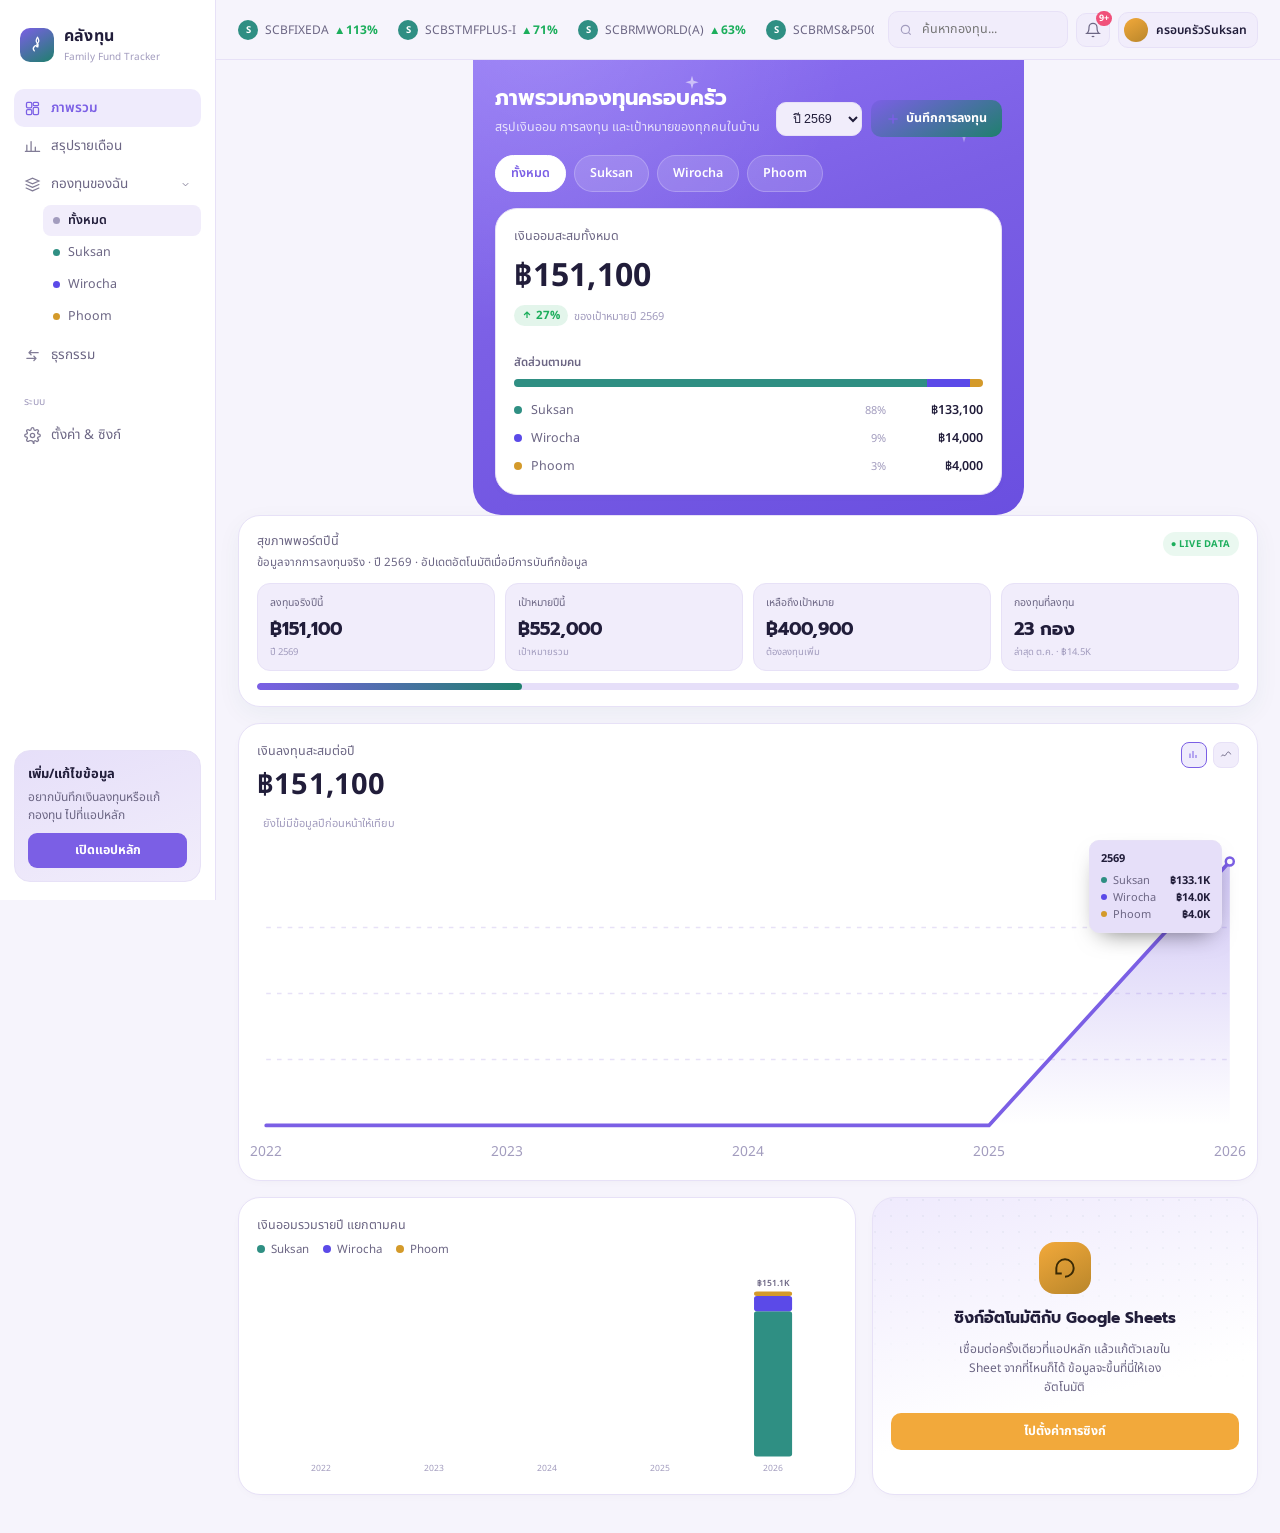
<file: portfolio/dashboard.html>
<!DOCTYPE html>
<html lang="th">
<head>
<meta charset="UTF-8">
<meta name="viewport" content="width=device-width, initial-scale=1, viewport-fit=cover">
<title>คลังทุน — Dashboard V27</title>
<meta name="theme-color" content="#6A4FE0">
<link rel="manifest" href="manifest.json">
<link rel="apple-touch-icon" href="icon-192.png">
<link rel="icon" href="icon-192.png">
<link rel="preconnect" href="https://fonts.googleapis.com">
<link href="https://fonts.googleapis.com/css2?family=Prompt:wght@400;500;600;700&family=Noto+Sans+Thai:wght@400;500;600&display=swap" rel="stylesheet">
<style>
:root{
  --bg:#F6F4FC;
  --surface:#FFFFFF;
  --surface-2:#F1EDFB;
  --surface-3:#E6DFF9;
  --border:#E7E1F7;
  --text:#211D3A;
  --text-soft:#6C6684;
  --text-faint:#A29CBE;
  --primary:#7B5FE5;
  --primary-dim:#EFEAFD;
  --primary-soft:rgba(123,95,229,.12);
  --gold:#F2A93B;
  --gold-soft:rgba(242,169,59,.14);
  --danger:#F0507A;
  --danger-soft:rgba(240,80,122,.10);
  --positive:#1CAE5C;
  --radius-s:10px;
  --radius-m:16px;
  --radius-l:22px;
}
*{box-sizing:border-box;}
html,body{margin:0;padding:0;}
body{
  background:var(--bg);
  color:var(--text);
  font-family:'Noto Sans Thai','Prompt',sans-serif;
  -webkit-font-smoothing:antialiased;
}
h1,h2,h3,.num{font-family:'Prompt','Noto Sans Thai',sans-serif;}
button{font-family:inherit;}
input{font-family:inherit;}
a{color:inherit;text-decoration:none;}
::selection{background:var(--primary-soft);}
::-webkit-scrollbar{width:8px;height:8px;}
::-webkit-scrollbar-thumb{background:var(--surface-3);border-radius:8px;}

.shell{display:flex;min-height:100vh;}

/* ---------------- Sidebar ---------------- */
.sidebar{
  width:216px; flex:none; background:var(--surface); border-right:1px solid var(--border);
  display:flex; flex-direction:column; padding:18px 14px; position:sticky; top:0; height:100vh;
  transition:transform .25s ease; z-index:40;
}
.brand{display:flex; align-items:center; gap:10px; padding:6px 6px 18px;}
.brand-mark{width:34px;height:34px;border-radius:10px;background:linear-gradient(150deg,var(--primary),#1F806D);display:flex;align-items:center;justify-content:center;flex:none;}
.brand-mark svg{width:19px;height:19px;}
.brand-name{font-weight:700;font-size:16px;letter-spacing:.2px;}
.brand-sub{font-size:10px;color:var(--text-faint);margin-top:1px;}

.nav-group{margin-top:6px;}
.nav-label{font-size:10.5px;color:var(--text-faint);padding:14px 10px 6px;}
.nav-item{
  display:flex; align-items:center; gap:10px; padding:9px 10px; border-radius:10px;
  color:var(--text-soft); font-size:13.5px; cursor:pointer; border:none; background:none; width:100%; text-align:left;
}
.nav-item svg{width:17px;height:17px;flex:none;opacity:.85;}
.nav-item:hover{background:var(--surface-2); color:var(--text);}
.nav-item.active{background:var(--primary-soft); color:var(--primary); font-weight:600;}
.nav-item.active svg{opacity:1;}
.nav-sub{padding-left:29px; display:flex; flex-direction:column; gap:1px; margin:2px 0 4px;}
.nav-sub-item{
  display:flex; align-items:center; gap:8px; padding:6px 10px; border-radius:8px; font-size:12.5px;
  color:var(--text-soft); cursor:pointer; border:none; background:none; width:100%; text-align:left;
}
.nav-sub-item .dot{width:7px;height:7px;border-radius:50%;flex:none;}
.nav-sub-item:hover{background:var(--surface-2); color:var(--text);}
.nav-sub-item.active{color:var(--text); font-weight:600; background:var(--surface-2);}

.sidebar-foot{margin-top:auto; display:flex; flex-direction:column; gap:8px;}
.app-link-card{
  background:linear-gradient(160deg,var(--surface-3),var(--surface-2)); border:1px solid var(--border);
  border-radius:var(--radius-m); padding:13px; font-size:12px; color:var(--text-soft);
}
.app-link-card b{display:block; color:var(--text); font-size:13px; margin-bottom:4px;}
.app-link-card a.btn{
  display:block; text-align:center; margin-top:9px; background:var(--primary); color:#FFFFFF; font-weight:700;
  padding:8px; border-radius:9px; font-size:12.5px;
}

.sidebar-close{display:none;}

/* ---------------- Main / Topbar ---------------- */
.main{flex:1; min-width:0; display:flex; flex-direction:column;}
.topbar{
  position:sticky; top:0; z-index:30; background:rgba(246,244,252,.85); backdrop-filter:blur(10px);
  border-bottom:1px solid var(--border); display:flex; align-items:center; gap:14px;
  padding:11px 22px;
}
.hamburger{display:none; border:none; background:var(--surface-2); color:var(--text); width:34px;height:34px;border-radius:9px; align-items:center;justify-content:center; flex:none;}
.ticker{
  flex:1; min-width:0; display:flex; gap:20px; overflow-x:auto; scrollbar-width:none; padding:2px 0;
}
.ticker::-webkit-scrollbar{display:none;}
.ticker-item{display:flex; align-items:center; gap:7px; flex:none; font-size:12px;}
.ticker-badge{width:20px;height:20px;border-radius:50%;display:flex;align-items:center;justify-content:center;font-size:9.5px;font-weight:700;color:#FFFFFF;flex:none;}
.ticker-name{color:var(--text-soft); max-width:118px; overflow:hidden; text-overflow:ellipsis; white-space:nowrap;}
.ticker-pct{font-weight:700;}
.ticker-pct.up{color:var(--positive);}
.ticker-pct.down{color:var(--danger);}
.topbar-right{display:flex; align-items:center; gap:8px; flex:none;}
.search-box{
  display:flex; align-items:center; gap:7px; background:var(--surface-2); border:1px solid var(--border);
  border-radius:10px; padding:7px 10px; width:180px;
}
.search-box input{background:none; border:none; outline:none; color:var(--text); font-size:12.5px; width:100%;}
.search-box svg{width:14px;height:14px; color:var(--text-faint); flex:none;}
.icon-btn{
  width:34px;height:34px;border-radius:10px;background:var(--surface-2); border:1px solid var(--border);
  color:var(--text-soft); display:flex; align-items:center; justify-content:center; cursor:pointer; position:relative; flex:none;
}
.icon-btn svg{width:16px;height:16px;}
.icon-btn .badge{position:absolute; top:-3px; right:-3px; background:var(--danger); color:#fff; font-size:9px; font-weight:700; min-width:15px; height:15px; border-radius:8px; display:flex; align-items:center; justify-content:center; padding:0 3px;}
.avatar-chip{display:flex; align-items:center; gap:8px; background:var(--surface-2); border:1px solid var(--border); border-radius:10px; padding:5px 10px 5px 5px;}
.avatar-chip .av{width:24px;height:24px;border-radius:50%;background:linear-gradient(150deg,var(--gold),#B9862A);flex:none;}
.avatar-chip span{font-size:12px;font-weight:600;}

.content{padding:0 22px 22px; max-width:1240px; margin:0 auto; width:100%;}

.page-head{display:flex; justify-content:space-between; align-items:flex-end; gap:16px; margin-bottom:18px; flex-wrap:wrap;}
.page-head h1{font-size:21px; margin:0 0 4px; font-weight:700;}
.page-head p{margin:0; font-size:12.5px; color:var(--text-soft);}
.privacy-hint{font-size:10.5px;color:var(--text-faint);margin-top:5px}
.privacy-hint b{color:var(--primary);font-weight:600}


/* ---------------- Dime-style purple hero ---------------- */
.hero-purple{
  position:relative; overflow:hidden;
  background:
    radial-gradient(circle at 12% -10%, rgba(255,255,255,.16), transparent 45%),
    linear-gradient(160deg,#8E72F4 0%, #7B5FE5 45%, #6A4FE0 100%);
  border-radius:0 0 28px 28px;
  padding:22px 22px 0;
  max-width:1240px; margin:0 auto;
}
.hero-stars{position:absolute; inset:0; pointer-events:none;}
.hero-stars .star{position:absolute; width:26px; height:26px;}
.hero-stars .s1{top:14px; left:38%; width:20px; height:20px;}
.hero-stars .s2{top:60px; right:8%; width:30px; height:30px;}
.hero-stars .s3{top:110px; left:6%; width:16px; height:16px;}
.hero-stars .s4{bottom:70px; right:28%; width:22px; height:22px;}
.hero-top{position:relative; display:flex; justify-content:space-between; align-items:flex-end; gap:16px; flex-wrap:wrap;}
.hero-top h1{font-size:21px; margin:0 0 4px; font-weight:700; color:#fff;}
.hero-top p{margin:0; font-size:12.5px; color:rgba(255,255,255,.78);}
.hero-select{background:rgba(255,255,255,.14); border:1px solid rgba(255,255,255,.25); color:#fff;}
.hero-cta{background:#fff; color:var(--primary);}
.hero-cta svg{color:var(--primary);}
.pill-row{position:relative; display:flex; gap:8px; overflow-x:auto; padding:18px 0 22px; scrollbar-width:none;}
.pill-row::-webkit-scrollbar{display:none;}
.pill-btn{
  flex:none; background:rgba(255,255,255,.14); border:1px solid rgba(255,255,255,.22); color:#fff;
  font-size:12.5px; font-weight:600; padding:8px 15px; border-radius:999px; cursor:pointer;
}
.pill-btn.active{background:#fff; color:var(--primary); border-color:#fff;}
.hero-card-wrap{position:relative; padding-bottom:20px; margin-top:-6px;}
.hero-card{box-shadow:0 20px 40px -20px rgba(43,26,110,.35);}
.hero-card .big-num{font-size:32px;}

@media (max-width: 760px){
  .hero-purple{border-radius:0 0 22px 22px; padding:16px 16px 0;}
  .pill-row{padding:14px 0 18px;}
}
.page-actions{display:flex; align-items:center; gap:9px;}
.select-pill{
  background:var(--surface-2); border:1px solid var(--border); color:var(--text); font-size:12.5px;
  padding:8px 12px; border-radius:10px; cursor:pointer;
}
.btn-primary{
  background:linear-gradient(150deg,var(--primary),#1F806D); color:#FFFFFF; font-weight:700; font-size:12.5px;
  padding:9px 15px; border-radius:10px; border:none; cursor:pointer; display:flex; align-items:center; gap:6px;
}
.btn-primary svg{width:14px;height:14px;}

.grid-row{display:grid; gap:16px; margin-bottom:16px;}
.grid-row.r1{grid-template-columns:minmax(0,1fr);}
.grid-row.r2{grid-template-columns:minmax(0,1.6fr) minmax(0,1fr);}

.card{
  background:var(--surface); border:1px solid var(--border); border-radius:var(--radius-l);
  padding:18px; box-shadow:0 2px 14px -8px rgba(20,33,29,.10);
}
.card-head{display:flex; align-items:flex-start; justify-content:space-between; margin-bottom:6px;}
.card-title{font-size:12.5px; color:var(--text-soft); display:flex; align-items:center; gap:5px;}
.card-tools{display:flex; gap:6px;}
.tool-btn{
  width:26px;height:26px;border-radius:8px;background:var(--surface-2); border:1px solid var(--border);
  color:var(--text-soft); display:flex; align-items:center; justify-content:center; cursor:pointer;
}
.tool-btn svg{width:13px;height:13px;}
.tool-btn.active{color:var(--primary); border-color:var(--primary); background:var(--primary-soft);}

.big-num{font-size:29px; font-weight:700; margin:2px 0 3px; letter-spacing:.2px;}
.big-num small{font-size:16px; color:var(--text-soft); font-weight:600;}
.delta-pill{
  display:inline-flex; align-items:center; gap:4px; font-size:11.5px; font-weight:700; padding:2px 8px;
  border-radius:999px; margin-bottom:14px;
}
.delta-pill.pos{color:var(--positive); background:rgba(28,174,92,.12);}
.delta-pill.neg{color:var(--danger); background:var(--danger-soft);}
.delta-pill svg{width:10px;height:10px;}
.delta-sub{font-size:11px; color:var(--text-faint); margin-left:6px;}

.dist-label{font-size:11.5px; color:var(--text-soft); margin-bottom:8px; font-weight:600;}
.dist-bar{display:flex; height:8px; border-radius:6px; overflow:hidden; background:var(--surface-2); margin-bottom:14px;}
.dist-seg{height:100%;}
.dist-legend{display:flex; flex-direction:column; gap:9px;}
.dist-row{display:flex; align-items:center; gap:9px; font-size:12.5px;}
.dist-row .dot{width:8px;height:8px;border-radius:50%;flex:none;}
.dist-row .lbl{color:var(--text-soft); flex:1; min-width:0; overflow:hidden; text-overflow:ellipsis; white-space:nowrap;}
.dist-row .pct{color:var(--text-faint); font-size:11px; width:34px; text-align:right;}
.dist-row .amt{font-weight:600; width:88px; text-align:right;}

.chart-wrap{position:relative; margin-top:6px;}
.chart-wrap svg{width:100%; height:auto; display:block; overflow:visible;}
.chart-tooltip{
  position:absolute; background:var(--surface-3); border:1px solid var(--border); border-radius:10px;
  padding:9px 11px; font-size:11px; pointer-events:none; opacity:0; transition:opacity .12s ease; white-space:nowrap;
  box-shadow:0 10px 24px -12px rgba(0,0,0,.6); z-index:5;
}
.chart-tooltip .tt-year{font-weight:700; margin-bottom:5px; color:var(--text);}
.chart-tooltip .tt-row{display:flex; align-items:center; gap:6px; color:var(--text-soft);}
.chart-tooltip .tt-row .dot{width:6px;height:6px;border-radius:50%;}
.chart-tooltip .tt-row b{color:var(--text); margin-left:auto; padding-left:14px;}

.bar-legend{display:flex; gap:14px; flex-wrap:wrap; margin-bottom:10px;}
.bar-legend .lg-item{display:flex; align-items:center; gap:6px; font-size:11.5px; color:var(--text-soft);}
.bar-legend .lg-item .dot{width:8px;height:8px;border-radius:50%;}

.promo-card{
  background:linear-gradient(165deg,#EFEAFD,#FFFFFF 65%); border:1px solid var(--border); border-radius:var(--radius-l);
  padding:22px 18px; text-align:center; display:flex; flex-direction:column; align-items:center; justify-content:center;
  gap:10px; position:relative; overflow:hidden; box-shadow:0 2px 14px -8px rgba(20,33,29,.10);
}
.promo-card::before{
  content:''; position:absolute; inset:0; opacity:.6;
  background-image:radial-gradient(circle at 2px 2px, rgba(15,91,77,.08) 1px, transparent 1px);
  background-size:16px 16px; mask-image:linear-gradient(to bottom, black, transparent 70%);
}
.promo-icon{width:52px;height:52px;border-radius:16px;background:linear-gradient(150deg,var(--gold),#B9862A); display:flex;align-items:center;justify-content:center; position:relative;}
.promo-icon svg{width:26px;height:26px;color:#3A2A05;}
.promo-card h3{font-size:15.5px; margin:2px 0 0; position:relative;}
.promo-card p{font-size:12px; color:var(--text-soft); margin:0; line-height:1.6; position:relative; max-width:230px;}
.promo-card a.btn{
  position:relative; margin-top:6px; background:var(--gold); color:#FFFFFF; font-weight:700; font-size:12.5px;
  padding:9px 18px; border-radius:10px; width:100%;
}

.empty-note{font-size:12px; color:var(--text-faint); text-align:center; padding:30px 10px;}
.live-summary{background:var(--surface);border:1px solid var(--border);border-radius:var(--radius-l);padding:16px 18px;margin-bottom:16px;box-shadow:0 8px 24px rgba(15,91,77,.05)}
.live-summary-head{display:flex;justify-content:space-between;align-items:flex-start;gap:12px;margin-bottom:12px}
.live-sub{font-size:11.5px;color:var(--text-soft);margin-top:3px}
.live-badge{font-size:9.5px;font-weight:700;letter-spacing:.5px;color:var(--positive);background:rgba(28,174,92,.09);padding:5px 8px;border-radius:999px;white-space:nowrap}
.live-kpis{display:grid;grid-template-columns:repeat(4,1fr);gap:10px}
.live-kpi{background:var(--surface-2);border:1px solid var(--border);border-radius:13px;padding:11px 12px;min-width:0}
.live-kpi-label{font-size:10.5px;color:var(--text-soft);margin-bottom:4px}
.live-kpi-value{font-family:'Prompt','Noto Sans Thai',sans-serif;font-size:18px;font-weight:700;white-space:nowrap;overflow:hidden;text-overflow:ellipsis}
.live-kpi-note{font-size:9.5px;color:var(--text-faint);margin-top:2px}
.live-progress{height:7px;background:var(--surface-3);border-radius:99px;overflow:hidden;margin-top:12px}
.live-progress>div{height:100%;width:0;background:linear-gradient(90deg,var(--primary),#1F806D);border-radius:inherit;transition:width .35s ease}
@media(max-width:760px){.live-kpis{grid-template-columns:repeat(2,1fr)}.live-summary{padding:14px}.live-kpi-value{font-size:16px}}


.overlay-bg{position:fixed; inset:0; background:rgba(0,0,0,.5); z-index:39; display:none;}
.overlay-bg.show{display:block;}

@media (max-width: 980px){
  .grid-row.r1, .grid-row.r2{grid-template-columns:1fr;}
  .ticker{display:none;}
}
@media (max-width: 760px){
  .sidebar{position:fixed; left:0; top:0; transform:translateX(-100%); box-shadow:0 0 40px rgba(0,0,0,.5);}
  .sidebar.open{transform:translateX(0);}
  .sidebar-close{display:flex; align-items:center; justify-content:center; margin-left:auto; width:28px;height:28px;border-radius:8px;background:var(--surface-2); border:1px solid var(--border); color:var(--text-soft);}
  .hamburger{display:flex;}
  .search-box{display:none;}
  .content{padding:0 16px 16px;}
  .page-head{align-items:flex-start;}
  .card{padding:14px;}
}
</style>
<script src="../config.js"></script>
<script src="auth-open.js"></script>
</head>
<body>

<div class="overlay-bg" id="overlayBg"></div>
<div class="shell">

  <aside class="sidebar" id="sidebar">
    <div class="brand">
      <div class="brand-mark">
        <svg viewBox="0 0 24 24" fill="none"><path d="M12 3c-2 3-2.5 5-.5 7 1.6 1.6 1.6 3.4 0 5-1.5-2-2-2-3.5-.5C6.5 16 6 18 8 20" stroke="#FFFFFF" stroke-width="1.6" stroke-linecap="round" stroke-linejoin="round"/><path d="M12 3c2 3 2.5 5 .5 7-1.6 1.6-1.6 3.4 0 5" stroke="#FFFFFF" stroke-width="1.6" stroke-linecap="round" stroke-linejoin="round"/></svg>
      </div>
      <div>
        <div class="brand-name">คลังทุน</div>
        <div class="brand-sub">Family Fund Tracker</div>
      </div>
      <button class="sidebar-close" id="sidebarClose">✕</button>
    </div>

    <div class="nav-group">
      <button class="nav-item active" data-nav="dashboard">
        <svg viewBox="0 0 24 24" fill="none" stroke="currentColor" stroke-width="1.8"><rect x="3.5" y="3.5" width="7.5" height="7.5" rx="1.8"/><rect x="13" y="3.5" width="7.5" height="4.5" rx="1.8"/><rect x="13" y="10.5" width="7.5" height="10" rx="1.8"/><rect x="3.5" y="13.5" width="7.5" height="7" rx="1.8"/></svg>
        ภาพรวม
      </button>
      <a class="nav-item" href="index.html">
        <svg viewBox="0 0 24 24" fill="none" stroke="currentColor" stroke-width="1.8"><path d="M4 19V10M10 19V5M16 19v-6M22 19H2" stroke-linecap="round"/></svg>
        สรุปรายเดือน
      </a>
      <button class="nav-item" id="portfolioToggle">
        <svg viewBox="0 0 24 24" fill="none" stroke="currentColor" stroke-width="1.8"><path d="M3 7l9-4 9 4-9 4-9-4Z"/><path d="M3 12l9 4 9-4M3 17l9 4 9-4" stroke-linecap="round" stroke-linejoin="round"/></svg>
        กองทุนของฉัน
        <svg viewBox="0 0 24 24" fill="none" stroke="currentColor" stroke-width="2" style="width:11px;height:11px;margin-left:auto;transition:transform .15s" id="portfolioChevron"><path d="m6 9 6 6 6-6"/></svg>
      </button>
      <div class="nav-sub" id="ownerSubnav"></div>
      <a class="nav-item" href="index.html">
        <svg viewBox="0 0 24 24" fill="none" stroke="currentColor" stroke-width="1.8"><path d="M7 8h13M7 8l3-3M7 8l3 3M17 16H4M17 16l-3-3M17 16l-3 3" stroke-linecap="round" stroke-linejoin="round"/></svg>
        ธุรกรรม
      </a>
    </div>

    <div class="nav-group">
      <div class="nav-label">ระบบ</div>
      <a class="nav-item" href="index.html">
        <svg viewBox="0 0 24 24" fill="none" stroke="currentColor" stroke-width="1.8"><circle cx="12" cy="12" r="3"/><path d="M19.4 15a1.7 1.7 0 0 0 .34 1.87l.06.06a2 2 0 1 1-2.83 2.83l-.06-.06a1.7 1.7 0 0 0-1.87-.34 1.7 1.7 0 0 0-1 1.55V27a2 2 0 1 1-4 0v-.09A1.7 1.7 0 0 0 9 19.36a1.7 1.7 0 0 0-1.87.34l-.06.06a2 2 0 1 1-2.83-2.83l.06-.06A1.7 1.7 0 0 0 4.64 15a1.7 1.7 0 0 0-1.55-1H3a2 2 0 1 1 0-4h.09A1.7 1.7 0 0 0 4.64 9a1.7 1.7 0 0 0-.34-1.87l-.06-.06a2 2 0 1 1 2.83-2.83l.06.06A1.7 1.7 0 0 0 9 4.64a1.7 1.7 0 0 0 1-1.55V3a2 2 0 1 1 4 0v.09a1.7 1.7 0 0 0 1 1.55 1.7 1.7 0 0 0 1.87-.34l.06-.06a2 2 0 1 1 2.83 2.83l-.06.06A1.7 1.7 0 0 0 19.36 9a1.7 1.7 0 0 0 1.55 1H21a2 2 0 1 1 0 4h-.09a1.7 1.7 0 0 0-1.55 1Z"/></svg>
        ตั้งค่า &amp; ซิงก์
      </a>
    </div>

    <div class="sidebar-foot">
      <div class="app-link-card">
        <b>เพิ่ม/แก้ไขข้อมูล</b>
        อยากบันทึกเงินลงทุนหรือแก้กองทุน ไปที่แอปหลัก
        <a class="btn" href="index.html">เปิดแอปหลัก</a>
      </div>
    </div>
  </aside>

  <div class="main">
    <header class="topbar">
      <button class="hamburger" id="hamburgerBtn">
        <svg viewBox="0 0 24 24" width="17" height="17" fill="none" stroke="currentColor" stroke-width="2"><path d="M4 7h16M4 12h16M4 17h16" stroke-linecap="round"/></svg>
      </button>
      <div class="ticker" id="ticker"></div>
      <div class="topbar-right">
        <div class="search-box">
          <svg viewBox="0 0 24 24" fill="none" stroke="currentColor" stroke-width="2"><circle cx="11" cy="11" r="7"/><path d="m20 20-4-4"/></svg>
          <input id="fundSearch" placeholder="ค้นหากองทุน...">
        </div>
        <button class="icon-btn" id="bellBtn" title="การแจ้งเตือน">
          <svg viewBox="0 0 24 24" fill="none" stroke="currentColor" stroke-width="1.8"><path d="M18 8a6 6 0 1 0-12 0c0 7-3 9-3 9h18s-3-2-3-9"/><path d="M13.7 21a2 2 0 0 1-3.4 0"/></svg>
          <span class="badge" id="bellBadge" style="display:none;">0</span>
        </button>
        <div class="avatar-chip">
          <div class="av"></div>
          <span id="familyLabel">ครอบครัว</span>
        </div>
      </div>
    </header>

    <div class="hero-purple">
      <div class="hero-stars">
        <svg class="star s1" viewBox="0 0 24 24" fill="rgba(255,255,255,.55)"><path d="M12 2l1.8 6.2L20 10l-6.2 1.8L12 18l-1.8-6.2L4 10l6.2-1.8L12 2Z"/></svg>
        <svg class="star s2" viewBox="0 0 24 24" fill="rgba(255,255,255,.35)"><path d="M12 2l1.8 6.2L20 10l-6.2 1.8L12 18l-1.8-6.2L4 10l6.2-1.8L12 2Z"/></svg>
        <svg class="star s3" viewBox="0 0 24 24" fill="rgba(255,255,255,.4)"><path d="M12 2l1.8 6.2L20 10l-6.2 1.8L12 18l-1.8-6.2L4 10l6.2-1.8L12 2Z"/></svg>
        <svg class="star s4" viewBox="0 0 24 24" fill="rgba(255,255,255,.25)"><path d="M12 2l1.8 6.2L20 10l-6.2 1.8L12 18l-1.8-6.2L4 10l6.2-1.8L12 2Z"/></svg>
      </div>
      <div class="hero-top">
        <div>
          <h1>ภาพรวมกองทุนครอบครัว</h1>
          <p id="pageSub">สรุปเงินออม การลงทุน และเป้าหมายของทุกคนในบ้าน</p>
        </div>
        <div class="page-actions">
          <select class="select-pill hero-select" id="yearSelect"></select>
          <a class="btn-primary hero-cta" href="index.html">
            <svg viewBox="0 0 24 24" fill="none" stroke="currentColor" stroke-width="2.4" stroke-linecap="round"><line x1="12" y1="5" x2="12" y2="19"/><line x1="5" y1="12" x2="19" y2="12"/></svg>
            บันทึกการลงทุน
          </a>
        </div>
      </div>
      <div class="pill-row" id="ownerPills"></div>
      <div class="hero-card-wrap">
        <section class="card hero-card" id="assetsCard"></section>
      </div>
    </div>

    <div class="content">
      <section class="live-summary" id="liveSummary">
        <div class="live-summary-head">
          <div>
            <div class="card-title">สุขภาพพอร์ตปีนี้</div>
            <div class="live-sub" id="liveSummarySub">ข้อมูลจากการลงทุนจริงที่บันทึกในแอปหลัก</div>
          </div>
          <span class="live-badge">● LIVE DATA</span>
        </div>
        <div class="live-kpis" id="liveKpis"></div>
        <div class="live-progress"><div id="liveProgressBar"></div></div>
      </section>

      <div class="grid-row r1">
        <section class="card" id="investCard">
          <div class="card-head">
            <div>
              <div class="card-title">เงินลงทุนสะสมต่อปี</div>
              <div class="big-num privacy-number" id="investBigNum">฿0</div>
              <div id="investDeltaWrap"></div>
            </div>
            <div class="card-tools">
              <button class="tool-btn active" data-chartmode="year" title="ยอดต่อปี">
                <svg viewBox="0 0 24 24" fill="none" stroke="currentColor" stroke-width="2"><path d="M4 19V10M10 19V5M16 19v-6"/></svg>
              </button>
              <button class="tool-btn" data-chartmode="cum" title="ยอดสะสม">
                <svg viewBox="0 0 24 24" fill="none" stroke="currentColor" stroke-width="2"><path d="M3 15c3-6 6 3 9-3s6-7 9-1" stroke-linecap="round"/></svg>
              </button>
            </div>
          </div>
          <div class="chart-wrap" id="investChartWrap"></div>
        </section>
      </div>

      <div class="grid-row r2">
        <section class="card" id="savingsCard">
          <div class="card-head">
            <div class="card-title">เงินออมรวมรายปี แยกตามคน</div>
          </div>
          <div class="bar-legend" id="barLegend"></div>
          <div class="chart-wrap" id="barChartWrap"></div>
        </section>
        <aside class="promo-card" id="promoCard"></aside>
      </div>
    </div>
  </div>
</div>

<script>
/* ================= DATA (reads the same database as index.html) ================= */
const STORAGE_KEY = 'khlangthun_portfolio_oldui_latest_v4';
const CURRENT_YEAR = new Date().getFullYear();
const PALETTE = ['#5B4AE8','#2F8F83','#D49A2A','#E05A78','#3B82C4','#8A63D2','#2E9E8E'];
const OWNER_FIXED_COLORS = {
  'Suksan':'#2F8F83',
  'Wirocha':'#5B4AE8',
  'Phoom':'#D49A2A',
  'สุขสันต์':'#2F8F83',
  'วิโรจา':'#5B4AE8',
  'ภูมิ':'#D49A2A'
};
const DARK_PALETTE = ['#1FAE8B','#E3B341','#5B9BD5','#FF6B81','#8B7CF6','#37D6B0','#D97757'];
const OWNER_COLORS = {};
const MONTHS_TH = ['ม.ค.','ก.พ.','มี.ค.','เม.ย.','พ.ค.','มิ.ย.','ก.ค.','ส.ค.','ก.ย.','ต.ค.','พ.ย.','ธ.ค.'];

function seedFunds(){
  const m = arr => { const o={}; arr.forEach((v,i)=>o[i+1]=v); return o; };
  return [
    fund('Suksan','SCBRMS&P500', m([0,2000,2000,2000,2000,2000,0,1000,0,0,0,0]), 24000),
    fund('Suksan','SCBRMWORLD(A)', m([0,2000,2000,2000,2000,2000,2000,2000,1000,0,0,0]), 24000),
    fund('Suksan','SCBGOLDHRMF', m([0,0,1000,1000,1000,3000,1000,0,1000,0,0,0]), 24000),
    fund('Suksan','SCBTM(ThaiESGE)', m([0,0,1000,1000,1000,1000,1000,1000,1000,0,0,0]), 24000),
    fund('Suksan','SCBRM2', m([0,0,0,0,0,0,5000,0,1000,0,0,0]), 24000),
    fund('Suksan','SCBSTMFPLUS-I', m([3000,3000,3000,3000,3000,2000,0,0,0,0,0,0]), 24000),
    fund('Suksan','SCBFIXEDA', m([3000,3000,3000,3000,3000,3000,3000,3000,3000,0,0,0]), 24000),
    fund('Suksan','TLUS500RMF (WelthX)', m([0,0,0,0,0,0,0,2000,2000,0,0,0]), 24000),
    fund('Suksan','TLWORLDXUSRMF (WelthX)', m([0,0,0,0,0,0,0,2000,2000,0,0,0]), 24000),
    fund('Suksan','KKP CorePath Balanced RMF', m([0,0,0,0,0,1000,1000,1000,2000,0,0,0]), 24000),
    fund('Suksan','KKP-INRMF', m([0,0,0,0,0,1000,0,0,0,0,0,0]), 24000),
    fund('Suksan','SCBSEMIE (500)', m([0,0,0,500,500,500,500,0,500,0,0,0]), 24000),
    fund('Suksan','SCBVIETE (500)', m([0,0,0,500,500,500,500,0,500,0,0,0]), 24000),
    fund('Suksan','SCBGVALUE (500)', m([0,0,0,500,500,500,500,0,500,0,0,0]), 24000),
    fund('Suksan','SCBJNK225E (500)', m([0,0,0,500,500,500,500,0,0,0,0,0]), 24000),
    fund('Suksan','VOO (800)', m([0,0,0,5000,500,1000,1000,0,0,0,0,0]), 24000),
    fund('Suksan','SCHD (500)', m([0,0,0,0,500,0,0,0,0,0,0,0]), 24000),
    fund('Suksan','VXUS (400)', m([0,0,0,4500,700,1000,0,0,0,0,0,0]), 24000),
    fund('Suksan','GOOGL (300)', m([0,0,0,0,0,3000,400,1000,0,0,0,0]), 24000),
    fund('Wirocha','SCBS&P500E (2000)', m([0,0,0,0,0,1000,2000,0,0,0,0,0]), 24000),
    fund('Wirocha','SCBGVALUE (1000)', m([0,0,0,0,0,0,1000,0,0,0,0,0]), 24000),
    fund('Wirocha','SCBSTMFPLUS-E (3000)', m([0,0,0,0,0,2000,5000,3000,0,0,0,0]), 24000),
    fund('Phoom','TLWORLD-X(WelthX)', m([0,0,0,0,0,0,2000,2000,0,0,0,0]), 24000),
  ];
}
function fund(owner,name,months,target){
  return { id:'f_'+Math.random().toString(36).slice(2,9), owner:canonicalOwner(owner), name, months, target, years:{}, favorite:false, transactions:[] };
}
function canonicalOwner(owner){
  const raw=String(owner||'').trim();
  const key=raw.replace(/\s+/g,'').toLowerCase();
  const map={
    'suksan':'Suksan','สุขสันต์':'Suksan',
    'wirocha':'Wirocha','วิโรจา':'Wirocha','วิโรชา':'Wirocha','วิรุชา':'Wirocha','วิโรช':'Wirocha',
    'phoom':'Phoom','ภูมิ':'Phoom'
  };
  return map[key]||raw;
}
function normalizeFund(f){
  f.owner=canonicalOwner(f.owner);
  if(!f.years || typeof f.years!=='object') f.years={};
  if(!Array.isArray(f.transactions)) f.transactions=[];
  if(typeof f.favorite!=='boolean') f.favorite=false;
  if(f.months && Object.keys(f.months).length && !f.years[CURRENT_YEAR]){
    f.years[CURRENT_YEAR]={months:{...f.months}, target:Number(f.target)||0};
  }
  delete f.months;
  if(f.target===undefined) f.target=24000;
  return f;
}
function yearDataOf(f, year, create=true){
  normalizeFund(f);
  if(!f.years[year] && create) f.years[year]={months:{}, target:Number(f.target)||0};
  if(f.years[year] && !f.years[year].months) f.years[year].months={};
  if(f.years[year] && f.years[year].target===undefined) f.years[year].target=Number(f.target)||0;
  return f.years[year] || {months:{},target:Number(f.target)||0};
}
function loadData(){
  try{
    const raw = localStorage.getItem(STORAGE_KEY);
    if(raw){ const d=JSON.parse(raw); (d.funds||[]).forEach(normalizeFund); return d; }
  }catch(e){}
  const data = { funds: seedFunds() };
  data.funds.forEach(normalizeFund);
  localStorage.setItem(STORAGE_KEY, JSON.stringify(data));
  return data;
}
let DATA = loadData();
let selectedYear = CURRENT_YEAR;
let lastRaw = localStorage.getItem(STORAGE_KEY);
let ownerFilter = 'ALL';

function ownerColor(owner){
  if(!OWNER_COLORS[owner]){
    OWNER_COLORS[owner] = OWNER_FIXED_COLORS[owner] || PALETTE[Object.keys(OWNER_COLORS).length % PALETTE.length];
  }
  return OWNER_COLORS[owner];
}
function owners(){ return [...new Set(DATA.funds.map(f=>f.owner))]; }
function fundsScoped(){ return ownerFilter==='ALL' ? DATA.funds : DATA.funds.filter(f=>f.owner===ownerFilter); }
function allYearsPresent(){
  const ys=new Set([CURRENT_YEAR]);
  DATA.funds.forEach(f=>Object.keys(f.years||{}).forEach(y=>ys.add(Number(y))));
  const min=Math.min(...ys), max=Math.max(...ys, CURRENT_YEAR);
  const span=Math.max(max-min, 4);
  const start=max-span;
  const out=[]; for(let y=start;y<=max;y++) out.push(y);
  return out;
}
function yearTotalForFund(f,y){ return Object.values(yearDataOf(f,y,false).months||{}).reduce((a,b)=>a+(Number(b)||0),0); }
function fundAllTimeTotal(f){ return Object.keys(f.years||{}).reduce((s,y)=>s+yearTotalForFund(f,Number(y)),0); }
function fundTargetOf(f,y){ return Number(yearDataOf(f,y,false).target)||Number(f.target)||0; }

const fmtInt = n => '฿' + Math.round(n||0).toLocaleString('th-TH');
const fmtShort = n => {
  n = Number(n)||0;
  if(Math.abs(n)>=1000000) return '฿'+(n/1000000).toFixed(2)+'M';
  if(Math.abs(n)>=1000) return '฿'+(n/1000).toFixed(1)+'K';
  return '฿'+Math.round(n).toLocaleString('th-TH');
};
function escapeHtml(s){ return String(s??'').replace(/[&<>"']/g, c=>({'&':'&amp;','<':'&lt;','>':'&gt;','"':'&quot;',"'":'&#39;'}[c])); }

/* ================= TICKER ================= */
function renderTicker(){
  const el = document.getElementById('ticker');
  const funds = [...DATA.funds].sort((a,b)=>fundAllTimeTotal(b)-fundAllTimeTotal(a)).slice(0,10);
  if(!funds.length){ el.innerHTML=''; return; }
  el.innerHTML = funds.map(f=>{
    const target = fundTargetOf(f, selectedYear) || 1;
    const actual = yearTotalForFund(f, selectedYear);
    const pct = Math.round(actual/target*100);
    const up = pct>=50;
    const color = ownerColor(f.owner);
    const initial = (f.owner||'?').trim().charAt(0).toUpperCase();
    return `<div class="ticker-item" title="${escapeHtml(f.owner)} · ${escapeHtml(f.name)}">
      <div class="ticker-badge" style="background:${color}">${initial}</div>
      <span class="ticker-name">${escapeHtml(f.name)}</span>
      <span class="ticker-pct ${up?'up':'down'}">${up?'▲':'▼'} ${pct}%</span>
    </div>`;
  }).join('');
}

/* ================= SIDEBAR OWNER SUBNAV ================= */
function renderOwnerSubnav(){
  const wrap = document.getElementById('ownerSubnav');
  wrap.innerHTML = ['ALL',...owners()].map(o=>{
    const label = o==='ALL' ? 'ทั้งหมด' : o;
    const color = o==='ALL' ? 'var(--text-faint)' : ownerColor(o);
    return `<button class="nav-sub-item ${ownerFilter===o?'active':''}" data-owner="${escapeHtml(o)}">
      <span class="dot" style="background:${color}"></span>${escapeHtml(label)}
    </button>`;
  }).join('');
  wrap.querySelectorAll('[data-owner]').forEach(btn=>{
    btn.addEventListener('click', ()=>{ ownerFilter=btn.dataset.owner; renderAll(); });
  });
}

/* ================= HERO OWNER PILLS ================= */
function renderOwnerPills(){
  const wrap = document.getElementById('ownerPills');
  wrap.innerHTML = ['ALL',...owners()].map(o=>{
    const label = o==='ALL' ? 'ทั้งหมด' : o;
    return `<button class="pill-btn ${ownerFilter===o?'active':''}" data-owner-pill="${escapeHtml(o)}">${escapeHtml(label)}</button>`;
  }).join('');
  wrap.querySelectorAll('[data-owner-pill]').forEach(btn=>{
    btn.addEventListener('click', ()=>{ ownerFilter=btn.dataset.ownerPill; renderAll(); });
  });
}

/* ================= ASSETS CARD ================= */
function renderLiveSummary(){
  const funds=fundsScoped();
  const year=selectedYear;
  const actual=funds.reduce((s,f)=>s+yearTotalForFund(f,year),0);
  const target=funds.reduce((s,f)=>s+fundTargetOf(f,year),0);
  const gap=target-actual;
  const pct=target?Math.round(actual/target*100):0;
  const active=funds.filter(f=>yearTotalForFund(f,year)>0).length;
  const allTime=funds.reduce((s,f)=>s+fundAllTimeTotal(f),0);
  const months=[...Array(12)].map((_,i)=>funds.reduce((s,f)=>s+(Number(yearDataOf(f,year,false).months?.[i])||0),0));
  let lastIdx=-1; months.forEach((v,i)=>{if(v>0) lastIdx=i;});
  const last=lastIdx>=0?months[lastIdx]:0;
  const monthLabel=lastIdx>=0?MONTHS_TH[lastIdx]:'ยังไม่มี';
  const kpis=[
    ['ลงทุนจริงปีนี้',fmtInt(actual),`ปี ${year+543}`],
    ['เป้าหมายปีนี้',fmtInt(target),target?'เป้าหมายรวม':'ยังไม่ได้ตั้งเป้า'],
    [gap>=0?'เหลือถึงเป้าหมาย':'เกินเป้าหมาย',fmtInt(Math.abs(gap)),gap>=0?'ต้องลงทุนเพิ่ม':'ทำได้เกินเป้า'],
    ['กองทุนที่ลงทุน',`${active} กอง`,lastIdx>=0?`ล่าสุด ${monthLabel} · ${fmtShort(last)}`:`สะสมทั้งหมด ${fmtShort(allTime)}`]
  ];
  document.getElementById('liveKpis').innerHTML=kpis.map((k,i)=>`<div class="live-kpi"><div class="live-kpi-label">${k[0]}</div><div class="live-kpi-value privacy-number">${k[1]}</div><div class="live-kpi-note">${k[2]}</div></div>`).join('');
  document.getElementById('liveProgressBar').style.width=Math.min(100,Math.max(0,pct))+'%';
  document.getElementById('liveSummarySub').textContent=`ข้อมูลจากการลงทุนจริง · ปี ${year+543} · อัปเดตอัตโนมัติเมื่อมีการบันทึกข้อมูล`;
}

function renderAssetsCard(){
  const funds = fundsScoped();
  const totalAllTime = funds.reduce((s,f)=>s+fundAllTimeTotal(f),0);
  const thisYear = funds.reduce((s,f)=>s+yearTotalForFund(f,selectedYear),0);
  const lastYear = funds.reduce((s,f)=>s+yearTotalForFund(f,selectedYear-1),0);
  let deltaHtml;
  if(lastYear>0){
    const pct = Math.round((thisYear-lastYear)/lastYear*100);
    const pos = pct>=0;
    deltaHtml = `<span class="delta-pill ${pos?'pos':'neg'}"><svg viewBox="0 0 24 24" fill="none" stroke="currentColor" stroke-width="3">${pos?'<path d="M12 19V5M5 12l7-7 7 7"/>':'<path d="M12 5v14M5 12l7 7 7-7"/>'}</svg>${pos?'+':''}${pct}%</span><span class="delta-sub">เทียบปีก่อน (${lastYear-543>0?'':''}${selectedYear-1+543})</span>`;
  } else {
    const target = funds.reduce((s,f)=>s+fundTargetOf(f,selectedYear),0);
    const pct = target? Math.round(thisYear/target*100):0;
    deltaHtml = `<span class="delta-pill pos"><svg viewBox="0 0 24 24" fill="none" stroke="currentColor" stroke-width="3"><path d="M12 19V5M5 12l7-7 7 7"/></svg>${pct}%</span><span class="delta-sub">ของเป้าหมายปี ${selectedYear+543}</span>`;
  }

  const totals = {};
  funds.forEach(f=>{ totals[f.owner]=(totals[f.owner]||0)+fundAllTimeTotal(f); });
  const ownerList = Object.entries(totals).sort((a,b)=>b[1]-a[1]);
  const grand = ownerList.reduce((s,[,v])=>s+v,0) || 1;

  const segHtml = ownerList.map(([o,v])=>`<div class="dist-seg" style="width:${(v/grand*100).toFixed(2)}%;background:${ownerColor(o)}"></div>`).join('');
  const legendHtml = ownerList.map(([o,v])=>`
    <div class="dist-row">
      <span class="dot" style="background:${ownerColor(o)}"></span>
      <span class="lbl">${escapeHtml(o)}</span>
      <span class="pct">${Math.round(v/grand*100)}%</span>
      <span class="amt privacy-number">${fmtInt(v)}</span>
    </div>`).join('');

  document.getElementById('assetsCard').innerHTML = `
    <div class="card-head">
      <div class="card-title">เงินออมสะสมทั้งหมด</div>
    </div>
    <div class="big-num privacy-number">${fmtInt(totalAllTime)}</div>
    <div style="margin-bottom:14px;">${deltaHtml}</div>
    <div class="dist-label">สัดส่วนตามคน</div>
    <div class="dist-bar">${segHtml || '<div class="dist-seg" style="width:100%;background:var(--surface-3)"></div>'}</div>
    <div class="dist-legend">${legendHtml || '<div class="empty-note">ยังไม่มีข้อมูลกองทุน</div>'}</div>
  `;
}

/* ================= INVEST CHART (area, per year, hover tooltip) ================= */
let chartMode = 'year'; // 'year' | 'cum'
function renderInvestCard(){
  const funds = fundsScoped();
  const years = allYearsPresent();
  const thisYearTotal = funds.reduce((s,f)=>s+yearTotalForFund(f,selectedYear),0);
  const lastYearTotal = funds.reduce((s,f)=>s+yearTotalForFund(f,selectedYear-1),0);
  document.getElementById('investBigNum').textContent = fmtInt(thisYearTotal);
  const deltaWrap = document.getElementById('investDeltaWrap');
  if(lastYearTotal>0){
    const pct = Math.round((thisYearTotal-lastYearTotal)/lastYearTotal*100);
    const pos = pct>=0;
    deltaWrap.innerHTML = `<span class="delta-pill ${pos?'pos':'neg'}"><svg viewBox="0 0 24 24" fill="none" stroke="currentColor" stroke-width="3">${pos?'<path d="M12 19V5M5 12l7-7 7 7"/>':'<path d="M12 5v14M5 12l7 7 7-7"/>'}</svg>${pos?'+':''}${pct}%</span><span class="delta-sub">ปี ${selectedYear+543}</span>`;
  } else {
    deltaWrap.innerHTML = `<span class="delta-sub">ยังไม่มีข้อมูลปีก่อนหน้าให้เทียบ</span>`;
  }

  const owns = ownerFilter==='ALL' ? owners() : [ownerFilter];
  const perYearByOwner = years.map(y=>{
    const row = {year:y, total:0, owners:{}};
    owns.forEach(o=>{
      const v = DATA.funds.filter(f=>f.owner===o).reduce((s,f)=>s+yearTotalForFund(f,y),0);
      row.owners[o]=v; row.total+=v;
    });
    return row;
  });

  let series = perYearByOwner.map(r=>r.total);
  if(chartMode==='cum'){
    let acc=0; series = series.map(v=>{ acc+=v; return acc; });
  }

  const w=640,h=210,p={l:6,r:6,t:14,b:24};
  const maxV = Math.max(...series, 1);
  const stepX = (w-p.l-p.r)/Math.max(series.length-1,1);
  const pts = series.map((v,i)=>{
    const x = p.l + i*stepX;
    const y = h-p.b - (v/maxV)*(h-p.t-p.b);
    return [x,y];
  });
  const linePath = pts.map((pt,i)=> (i===0?'M':'L')+pt[0].toFixed(1)+' '+pt[1].toFixed(1)).join(' ');
  const areaPath = linePath + ` L${pts[pts.length-1][0].toFixed(1)} ${h-p.b} L${pts[0][0].toFixed(1)} ${h-p.b} Z`;
  const xlabels = years.map((y,i)=> i%Math.ceil(years.length/8||1)===0 || i===years.length-1 ? `<text x="${pts[i][0].toFixed(1)}" y="${h-4}" font-size="9" fill="var(--text-faint)" text-anchor="middle">${y}</text>` : '').join('');
  const gridY = [0.25,0.5,0.75].map(f=>`<line x1="${p.l}" x2="${w-p.r}" y1="${(h-p.t-p.b)*f+p.t}" y2="${(h-p.t-p.b)*f+p.t}" stroke="var(--border)" stroke-width="1" stroke-dasharray="3 4"/>`).join('');

  document.getElementById('investChartWrap').innerHTML = `
    <svg viewBox="0 0 ${w} ${h}" preserveAspectRatio="none">
      <defs>
        <linearGradient id="areaFade" x1="0" y1="0" x2="0" y2="1">
          <stop offset="0%" stop-color="#7B5FE5" stop-opacity="0.35"/>
          <stop offset="100%" stop-color="#7B5FE5" stop-opacity="0"/>
        </linearGradient>
      </defs>
      ${gridY}
      <path d="${areaPath}" fill="url(#areaFade)" stroke="none"/>
      <path d="${linePath}" fill="none" stroke="#7B5FE5" stroke-width="2.4" stroke-linejoin="round" stroke-linecap="round"/>
      ${pts.map((pt,i)=>`<circle cx="${pt[0].toFixed(1)}" cy="${pt[1].toFixed(1)}" r="2.6" fill="#FFFFFF" stroke="#7B5FE5" stroke-width="1.6" data-idx="${i}" class="hpt" style="opacity:0"/>`).join('')}
      ${xlabels}
      <rect x="0" y="0" width="${w}" height="${h}" fill="transparent" id="investHoverRect"/>
    </svg>
    <div class="chart-tooltip" id="investTooltip"></div>
  `;

  const svg = document.querySelector('#investChartWrap svg');
  const rect = document.getElementById('investHoverRect');
  const tooltip = document.getElementById('investTooltip');
  const wrapEl = document.getElementById('investChartWrap');

  function showAt(idx){
    const row = perYearByOwner[idx];
    if(!row) return;
    const topOwners = Object.entries(row.owners).sort((a,b)=>b[1]-a[1]).filter(([,v])=>v>0).slice(0,4);
    tooltip.innerHTML = `<div class="tt-year">${row.year+543}</div>` +
      (topOwners.length ? topOwners.map(([o,v])=>`<div class="tt-row"><span class="dot" style="background:${ownerColor(o)}"></span>${escapeHtml(o)}<b>${fmtShort(v)}</b></div>`).join('') : `<div class="tt-row">ไม่มีการลงทุน</div>`);
    const pt = pts[idx];
    const scaleX = wrapEl.clientWidth / w;
    let leftPx = pt[0]*scaleX;
    const boxW = 150;
    leftPx = Math.min(Math.max(leftPx-boxW/2, 0), wrapEl.clientWidth-boxW);
    tooltip.style.left = leftPx+'px';
    tooltip.style.top = Math.max(pt[1]*scaleX - 70, 0)+'px';
    tooltip.style.opacity = '1';
    svg.querySelectorAll('.hpt').forEach((c,i)=> c.style.opacity = i===idx?'1':'0');
  }
  function hide(){ tooltip.style.opacity='0'; svg.querySelectorAll('.hpt').forEach(c=>c.style.opacity='0'); }

  rect.addEventListener('mousemove', e=>{
    const bcr = svg.getBoundingClientRect();
    const relX = (e.clientX-bcr.left)/bcr.width * w;
    let idx = Math.round((relX-p.l)/stepX);
    idx = Math.max(0, Math.min(series.length-1, idx));
    showAt(idx);
  });
  rect.addEventListener('mouseleave', hide);
  rect.addEventListener('touchstart', e=>{
    const t=e.touches[0]; const bcr=svg.getBoundingClientRect();
    const relX = (t.clientX-bcr.left)/bcr.width * w;
    let idx = Math.round((relX-p.l)/stepX);
    idx = Math.max(0, Math.min(series.length-1, idx));
    showAt(idx);
  }, {passive:true});

  if(series.length) showAt(series.length-1);
}

/* ================= SAVINGS BAR CHART (stacked per year by owner) ================= */
function renderSavingsCard(){
  const owns = owners();
  const years = allYearsPresent();
  document.getElementById('barLegend').innerHTML = owns.map(o=>`<div class="lg-item"><span class="dot" style="background:${ownerColor(o)}"></span>${escapeHtml(o)}</div>`).join('') || '<div class="empty-note">ยังไม่มีข้อมูล</div>';

  const rows = years.map(y=>{
    const perOwner = owns.map(o=> DATA.funds.filter(f=>f.owner===o).reduce((s,f)=>s+yearTotalForFund(f,y),0));
    return {year:y, perOwner, total:perOwner.reduce((a,b)=>a+b,0)};
  });
  const maxTotal = Math.max(...rows.map(r=>r.total), 1);

  const w=640, h=230, p={l:8,r:8,t:26,b:22};
  const bw = (w-p.l-p.r)/rows.length;
  const barW = Math.min(bw*0.5, 42);

  const bars = rows.map((r,i)=>{
    const cx = p.l + bw*i + bw/2;
    let yCursor = h-p.b;
    const segs = r.perOwner.map((v,oi)=>{
      if(v<=0) return '';
      const segH = (v/maxTotal)*(h-p.t-p.b);
      yCursor -= segH;
      return `<rect x="${(cx-barW/2).toFixed(1)}" y="${yCursor.toFixed(1)}" width="${barW}" height="${segH.toFixed(1)}" rx="3" fill="${ownerColor(owns[oi])}"/>`;
    }).join('');
    const labelY = (h-p.b) - (r.total/maxTotal)*(h-p.t-p.b) - 6;
    const label = r.total>0 ? `<text x="${cx}" y="${Math.max(labelY,10).toFixed(1)}" font-size="9.5" fill="var(--text-soft)" text-anchor="middle" font-weight="600">${fmtShort(r.total)}</text>` : '';
    return `<g>${segs}${label}<text x="${cx}" y="${h-6}" font-size="9.5" fill="var(--text-faint)" text-anchor="middle">${r.year}</text></g>`;
  }).join('');

  document.getElementById('barChartWrap').innerHTML = `<svg viewBox="0 0 ${w} ${h}" preserveAspectRatio="none">${bars}</svg>`;
}

/* ================= PROMO CARD ================= */
function renderPromoCard(){
  document.getElementById('promoCard').innerHTML = `
    <div class="promo-icon">
      <svg viewBox="0 0 24 24" fill="none" stroke="currentColor" stroke-width="1.8"><path d="M4 12a8 8 0 1 1 8 8"/><path d="M4 12v5h5"/></svg>
    </div>
    <h3>ซิงก์อัตโนมัติกับ Google Sheets</h3>
    <p>เชื่อมต่อครั้งเดียวที่แอปหลัก แล้วแก้ตัวเลขใน Sheet จากที่ไหนก็ได้ ข้อมูลจะขึ้นที่นี่ให้เองอัตโนมัติ</p>
    <a class="btn" href="index.html">ไปตั้งค่าการซิงก์</a>
  `;
}

/* ================= NOTIFICATIONS ================= */
function renderNotifications(){
  const funds = fundsScoped();
  const mIdx = new Date().getMonth()+1;
  const noInvest = funds.filter(f=> (Number(yearDataOf(f,CURRENT_YEAR,false).months?.[mIdx])||0)===0 && f.years?.[CURRENT_YEAR]);
  const badge = document.getElementById('bellBadge');
  if(noInvest.length>0){ badge.style.display='flex'; badge.textContent = noInvest.length>9?'9+':noInvest.length; }
  else { badge.style.display='none'; }
  document.getElementById('bellBtn').title = noInvest.length ? `${noInvest.length} กองทุนยังไม่ได้ลงทุนเดือนนี้` : 'ยอดเดือนนี้ครบตามแผนแล้ว';
}

/* ================= SEARCH ================= */
document.getElementById('fundSearch').addEventListener('input', e=>{
  const q = e.target.value.trim().toLowerCase();
  document.querySelectorAll('.ticker-item').forEach(el=>{
    el.style.display = !q || el.textContent.toLowerCase().includes(q) ? 'flex' : 'none';
  });
});

/* ================= YEAR SELECT ================= */
function renderYearSelect(){
  const years = allYearsPresent();
  const sel = document.getElementById('yearSelect');
  sel.innerHTML = years.map(y=>`<option value="${y}">ปี ${y+543}</option>`).join('');
  sel.value = String(selectedYear);
}
document.getElementById('yearSelect').addEventListener('change', e=>{ selectedYear = Number(e.target.value); renderAll(); });

/* ================= CHART MODE TOGGLES ================= */
document.querySelectorAll('[data-chartmode]').forEach(btn=>{
  btn.addEventListener('click', ()=>{
    chartMode = btn.dataset.chartmode;
    document.querySelectorAll('[data-chartmode]').forEach(b=>b.classList.toggle('active', b===btn));
    renderInvestCard();
  });
});

/* ================= SIDEBAR / PORTFOLIO TOGGLE (mobile + submenu) ================= */
const ownerSubnav = document.getElementById('ownerSubnav');
document.getElementById('portfolioToggle').addEventListener('click', ()=>{
  const open = ownerSubnav.style.display!=='none';
  ownerSubnav.style.display = open ? 'none' : 'flex';
  ownerSubnav.style.flexDirection = 'column';
  document.getElementById('portfolioChevron').style.transform = open ? '' : 'rotate(180deg)';
});
ownerSubnav.style.display='flex'; ownerSubnav.style.flexDirection='column';

const sidebar = document.getElementById('sidebar');
const overlayBg = document.getElementById('overlayBg');
function openSidebar(){ sidebar.classList.add('open'); overlayBg.classList.add('show'); }
function closeSidebar(){ sidebar.classList.remove('open'); overlayBg.classList.remove('show'); }
document.getElementById('hamburgerBtn').addEventListener('click', openSidebar);
document.getElementById('sidebarClose').addEventListener('click', closeSidebar);
overlayBg.addEventListener('click', closeSidebar);

/* ================= MASTER RENDER ================= */
function renderAll(){
  renderYearSelect();
  renderOwnerSubnav();
  renderOwnerPills();
  renderTicker();
  renderLiveSummary();
  renderAssetsCard();
  renderInvestCard();
  renderSavingsCard();
  renderPromoCard();
  renderNotifications();
  const scope = ownerFilter==='ALL' ? 'ทุกคนในครอบครัว' : ownerFilter;
  document.getElementById('pageSub').textContent = `สรุปเงินออม การลงทุน และเป้าหมายของ${ownerFilter==='ALL'?'ทุกคนในบ้าน':scope}`;
  document.getElementById('familyLabel').textContent = owners()[0] ? 'ครอบครัว'+ (owners()[0]||'') : 'ครอบครัว';
}
renderAll();

/* ================= LIVE SYNC FROM SAME DATABASE ================= */
function checkForUpdates(){
  const raw = localStorage.getItem(STORAGE_KEY);
  if(raw !== lastRaw){
    lastRaw = raw;
    DATA = loadData();
    renderAll();
  }
}
setInterval(()=>{ if(!document.hidden) checkForUpdates(); }, 3000);
window.addEventListener('storage', e=>{ if(e.key===STORAGE_KEY) checkForUpdates(); });
document.addEventListener('visibilitychange', ()=>{ if(!document.hidden) checkForUpdates(); });
</script>
</body>
</html>
</file>
<file: shell.css>
/* ===== My Family Funds — App Shell =====
   Shared visual language across the 4-module home and placeholder modules.
   Palette and type intentionally match the Portfolio module so moving
   between the shell and that module feels like one continuous product. */

:root{
  --bg:#EAF6F1;
  --bg-deep:#0F5B4D;
  --surface:#FFFFFF;
  --ink:#14211D;
  --ink-soft:#5B6B65;
  --ink-faint:#8AA39B;
  --primary:#0F5B4D;
  --primary-light:#1F806D;
  --primary-soft:#E7F2EF;
  --line:#DCEBE5;
  --gold:#C89B3C;
  --income:#1F9D6C;
  --income-soft:#E4F5EC;
  --expense:#E0654B;
  --expense-soft:#FDEDE9;
  --invest:#8B6BC9;
  --invest-soft:#F0EBFB;
  --shadow-card: 0 14px 32px -16px rgba(15,91,77,.28);
  --shadow-hero: 0 24px 60px -24px rgba(15,91,77,.35);
  --radius-l:26px;
  --radius-m:18px;
  --safe-t: env(safe-area-inset-top, 0px);
  --safe-b: env(safe-area-inset-bottom, 0px);
}

*{box-sizing:border-box}
html,body{margin:0;padding:0}
body{
  font-family:'Noto Sans Thai','Prompt',system-ui,-apple-system,sans-serif;
  color:var(--ink);
  background:var(--bg);
  min-height:100svh;
}

/* Page body is always the plain mint base — no viewport-relative color
   tricks here, so nothing can drift or cut through content on any
   screen size. */
body{background:var(--bg)}

.mff-app{
  max-width:460px;
  margin:0 auto;
  min-height:100svh;
  position:relative;
  padding-bottom:calc(84px + var(--safe-b));
  background:var(--bg);
}

/* Watery duotone header — sized to ITS OWN CONTENT (topbar + greeting),
   never to the viewport, so the colour block always ends exactly where
   the header ends, on every device, instead of cutting through cards. */
.mff-hero-wrap{
  position:relative;
  overflow:hidden;
  background:
    radial-gradient(120% 140% at 15% -20%, #17705f 0%, transparent 60%),
    radial-gradient(100% 120% at 110% 0%, #2c8a78 0%, transparent 55%),
    linear-gradient(180deg,#0b4238 0%, #0f5b4d 100%);
  border-radius:0 0 32px 32px;
  padding-bottom:44px; /* room for the grid to overlap into */
}
.mff-hero-wrap svg.wave{position:absolute;left:0;bottom:0;width:100%;height:60px;opacity:.5;display:block}

/* ---------- top bar ---------- */
.mff-topbar{
  display:flex;align-items:center;justify-content:space-between;
  padding:calc(18px + var(--safe-t)) 20px 6px;
  color:#fff;
  position:relative;
}
.mff-topbar .back{
  display:inline-flex;align-items:center;gap:6px;
  color:#fff;text-decoration:none;font-size:15px;font-weight:600;
  opacity:.92;
}
.mff-topbar .back svg{width:20px;height:20px}
.mff-topbar .dots{display:flex;gap:14px;opacity:.85}

/* ---------- greeting header (home) ---------- */
.mff-hero{padding:6px 22px 6px;color:#fff;position:relative}
.mff-hero .eyebrow{font-size:13px;color:#cfe9df;margin:0 0 4px}
.mff-hero h1{font-size:26px;line-height:1.25;margin:0;font-weight:700}
.mff-hero h1 b{color:#fff}

/* ---------- module grid ---------- */
.mff-grid{
  display:grid;grid-template-columns:1fr 1fr;gap:16px;
  padding:0 20px;margin-top:-30px;
  position:relative;
}
.mff-card{
  background:var(--surface);
  border-radius:var(--radius-l);
  box-shadow:var(--shadow-card);
  padding:22px 16px 18px;
  text-align:center;
  text-decoration:none;
  color:var(--ink);
  display:flex;flex-direction:column;align-items:center;gap:10px;
  border:1px solid var(--line);
  position:relative;
  transition:transform .15s ease, box-shadow .15s ease;
}
.mff-card:active{transform:scale(.97)}
.mff-card .icon-wrap{
  width:58px;height:58px;border-radius:18px;
  display:flex;align-items:center;justify-content:center;
  background:var(--primary-soft);color:var(--primary);
}
.mff-card .icon-wrap svg{width:30px;height:30px}
.mff-card .avatar{width:58px;height:58px;border-radius:50%;overflow:hidden;background:var(--primary-soft);display:flex;align-items:center;justify-content:center}
.mff-card .avatar svg{width:34px;height:34px;color:var(--primary)}
.mff-card h3{margin:2px 0 0;font-size:16.5px;font-weight:700}
.mff-card p{margin:0;font-size:12px;color:var(--ink-soft);line-height:1.5}
.mff-card .soon{
  position:absolute;top:12px;right:12px;font-size:10px;font-weight:700;
  background:var(--primary-soft);color:var(--primary);border-radius:999px;padding:3px 8px;
}

/* ---------- bottom nav ---------- */
.mff-bottomnav{
  position:fixed;left:0;right:0;bottom:0;
  max-width:460px;margin:0 auto;
  background:#fff;border-top:1px solid var(--line);
  display:flex;justify-content:space-around;align-items:center;
  padding:10px 8px calc(10px + var(--safe-b));
  box-shadow:0 -8px 24px rgba(15,91,77,.08);
}
.mff-navbtn{
  border:0;background:none;display:flex;flex-direction:column;align-items:center;gap:4px;
  color:var(--ink-faint);font-size:10px;font-weight:600;cursor:pointer;padding:4px 10px;
  text-decoration:none;position:relative;
}
.mff-navbtn svg{width:22px;height:22px}
.mff-navbtn.active{color:var(--primary)}
.mff-navbtn .mff-badge-dot{
  position:absolute;top:0;right:10px;min-width:15px;height:15px;padding:0 3px;border-radius:999px;
  background:var(--expense);color:#fff;font-size:9px;font-weight:800;line-height:15px;text-align:center;
}

/* ---------- bottom-sheet modal (search / notifications) ---------- */
.mff-sheet-overlay{position:fixed;inset:0;z-index:5000;background:rgba(20,33,29,.45);display:flex;align-items:flex-end;justify-content:center}
.mff-sheet-card{width:100%;max-width:460px;max-height:80vh;background:#fff;border-radius:22px 22px 0 0;display:flex;flex-direction:column;overflow:hidden}
.mff-sheet-head{display:flex;align-items:center;justify-content:space-between;gap:10px;padding:18px 20px 12px;border-bottom:1px solid var(--line);flex:none}
.mff-sheet-head h3{margin:0;font-size:16px}
.mff-sheet-close{border:0;background:var(--primary-soft);color:var(--primary);width:30px;height:30px;border-radius:50%;font-size:16px;cursor:pointer;flex:none}
.mff-sheet-body{flex:1;min-height:0;overflow-y:auto;-webkit-overflow-scrolling:touch;padding:14px 20px calc(18px + var(--safe-b))}
.mff-search-box{display:flex;align-items:center;gap:8px;background:var(--primary-soft);border-radius:14px;padding:10px 14px;margin-bottom:4px}
.mff-search-box svg{width:18px;height:18px;color:var(--primary);flex:none}
.mff-search-box input{flex:1;border:0;background:none;outline:none;font-size:14.5px;font-family:inherit;color:var(--ink)}
.mff-search-group{margin-top:14px}
.mff-search-group h4{margin:0 0 8px;font-size:11.5px;color:var(--ink-faint);text-transform:uppercase;letter-spacing:.03em}
.mff-search-item{display:flex;align-items:center;gap:12px;padding:10px 0;border-bottom:1px solid var(--line);text-decoration:none;color:var(--ink)}
.mff-search-item:last-child{border-bottom:0}
.mff-search-item .ic{width:36px;height:36px;border-radius:11px;background:var(--primary-soft);color:var(--primary);display:flex;align-items:center;justify-content:center;flex:none;font-size:16px}
.mff-search-item .tx b{display:block;font-size:13.5px}
.mff-search-item .tx span{display:block;font-size:11.5px;color:var(--ink-soft);margin-top:1px}
.mff-search-empty,.mff-notif-empty{text-align:center;color:var(--ink-faint);font-size:13px;padding:30px 10px}
.mff-notif-item{display:flex;gap:12px;padding:12px 0;border-bottom:1px solid var(--line)}
.mff-notif-item:last-child{border-bottom:0}
.mff-notif-item .ic{width:36px;height:36px;border-radius:11px;flex:none;display:flex;align-items:center;justify-content:center;font-size:17px}
.mff-notif-item.warn .ic{background:var(--expense-soft);}
.mff-notif-item.info .ic{background:var(--primary-soft);}
.mff-notif-item .tx b{display:block;font-size:13.5px;margin-bottom:2px}
.mff-notif-item .tx span{display:block;font-size:12px;color:var(--ink-soft);line-height:1.45}
.mff-notif-item .tx a{color:var(--primary);font-weight:700;text-decoration:none;font-size:12px}

/* ---------- module placeholder page ---------- */
.mff-module{padding:0 22px}
.mff-module .icon-hero{
  width:84px;height:84px;border-radius:24px;background:var(--primary-soft);
  display:flex;align-items:center;justify-content:center;margin:26px 0 18px;color:var(--primary);
}
.mff-module .icon-hero svg{width:44px;height:44px}
.mff-module h2{font-size:23px;margin:0 0 8px}
.mff-module p{color:var(--ink-soft);font-size:14.5px;line-height:1.65;margin:0 0 22px}
.mff-module .note{
  background:var(--surface);border:1px solid var(--line);border-radius:var(--radius-m);
  padding:16px 18px;font-size:13px;color:var(--ink-soft);line-height:1.7;
}
.mff-module .note b{color:var(--primary)}

@media (max-width:380px){
  .mff-hero h1{font-size:22px}
  .mff-card{padding:18px 12px 14px}
}

/* =====================================================================
   Shared "records" components — used by Profile now, and reusable later
   by Bookshelf / Lifestyle for any list → detail → edit flow.
   ===================================================================== */

/* connect banner (Google Sheets not linked yet) */
.mff-banner{
  margin:14px 20px 0;background:#FFF6E9;border:1px solid #F1D9A8;color:#6B4E17;
  border-radius:14px;padding:12px 14px;font-size:12.5px;line-height:1.6;
  display:flex;align-items:center;justify-content:space-between;gap:10px;
}
.mff-banner b{display:block;font-size:13px;margin-bottom:1px}
.mff-banner button{
  flex:none;border:0;background:#0F5B4D;color:#fff;font-weight:700;font-size:12px;
  border-radius:10px;padding:8px 12px;cursor:pointer;
}

/* sync bar (Google Sheets already linked — manual pull/push controls) */
.mff-sync-bar{
  margin:14px 20px 0;background:var(--primary-soft);border:1px solid var(--line);color:var(--ink-soft);
  border-radius:14px;padding:10px 14px;font-size:12px;line-height:1.5;
  display:flex;align-items:center;justify-content:space-between;gap:10px;flex-wrap:wrap;
}
.mff-sync-bar-status{flex:1;min-width:150px}
.mff-sync-bar-actions{display:flex;gap:6px;flex:none}
.mff-sync-bar-btn{
  border:1px solid var(--line);background:#fff;color:var(--primary);font-weight:700;font-size:11.5px;
  border-radius:10px;padding:7px 10px;cursor:pointer;white-space:nowrap;
}

/* people / record list */
.mff-list-wrap{padding:16px 20px 100px}
.mff-people-grid{display:grid;grid-template-columns:1fr 1fr;gap:14px}
.mff-person-card{
  background:var(--surface);border:1px solid var(--line);border-radius:20px;
  padding:16px 12px 14px;text-align:center;cursor:pointer;text-decoration:none;color:inherit;
  display:flex;flex-direction:column;align-items:center;gap:8px;
  box-shadow:0 10px 22px -16px rgba(15,91,77,.25);transition:transform .12s ease;
}
.mff-person-card:active{transform:scale(.97)}
.mff-person-photo{
  width:64px;height:64px;border-radius:16px;object-fit:cover;background:var(--primary-soft);
  display:flex;align-items:center;justify-content:center;color:var(--primary);flex:none;
}
.mff-person-photo svg{width:30px;height:30px}
.mff-person-card h4{margin:0;font-size:14.5px;font-weight:700;line-height:1.3}
.mff-person-meta{display:flex;gap:6px;flex-wrap:wrap;justify-content:center}
.mff-chip{font-size:10.5px;font-weight:700;background:var(--primary-soft);color:var(--primary);border-radius:999px;padding:2.5px 8px}

.mff-empty{
  text-align:center;color:var(--ink-soft);padding:50px 20px;font-size:13.5px;line-height:1.8;
}
.mff-empty svg{width:52px;height:52px;color:var(--ink-faint);margin-bottom:10px}

/* floating add button */
.mff-fab{
  position:fixed;left:50%;bottom:calc(94px + var(--safe-b));transform:translateX(calc(-1 * min(460px,100vw)/2 + 20px + 27px));
  width:54px;height:54px;border-radius:50%;background:var(--primary);color:#fff;border:0;
  display:flex;align-items:center;justify-content:center;box-shadow:0 14px 26px -8px rgba(15,91,77,.55);
  cursor:pointer;z-index:20;
}
.mff-fab svg{width:24px;height:24px}

/* ID-card style detail view */
.mff-idcard{
  margin:0 20px 24px;background:var(--surface);border:1px solid var(--line);border-radius:24px;
  padding:22px 20px 20px;box-shadow:var(--shadow-card);
}
.mff-idcard-top{display:flex;gap:16px;align-items:center;margin-bottom:16px}
.mff-idcard-photo-wrap{position:relative;flex:none}
.mff-idcard-photo{
  width:88px;height:88px;border-radius:20px;object-fit:cover;background:var(--primary-soft);
  display:flex;align-items:center;justify-content:center;color:var(--primary);border:3px solid var(--primary-soft);
}
.mff-idcard-photo svg{width:40px;height:40px}
.mff-photo-edit-btn{
  position:absolute;bottom:-4px;right:-4px;width:28px;height:28px;border-radius:50%;
  background:var(--primary);color:#fff;border:2px solid #fff;display:flex;align-items:center;justify-content:center;cursor:pointer;
}
.mff-photo-edit-btn svg{width:14px;height:14px}
.mff-idcard-name{flex:1;min-width:0}
.mff-idcard-name h2{margin:0 0 4px;font-size:19px;line-height:1.3;word-break:break-word}
.mff-idcard-name .sub{font-size:12.5px;color:var(--ink-soft)}

.mff-field-row{
  display:flex;gap:10px;padding:11px 0;border-bottom:1px solid var(--line);align-items:flex-start;
  min-width:0;
}
.mff-field-row:last-child{border-bottom:0;padding-bottom:0}
.mff-field-row .lbl{flex:none;width:104px;font-size:11.5px;color:var(--ink-faint);font-weight:600;padding-top:2px;line-height:1.4}
.mff-field-row .val{flex:1;min-width:0;font-size:14px;color:var(--ink);line-height:1.55;word-break:break-word}
.mff-field-row input,.mff-field-row select,.mff-field-row textarea{
  flex:1;min-width:0;width:100%;border:1px solid var(--line);border-radius:10px;padding:8px 10px;font-size:16px;
  font-family:inherit;color:var(--ink);background:#fbfefd;
}
.mff-field-row textarea{resize:vertical;min-height:44px}

.mff-detail-actions{display:flex;gap:10px;padding:0 20px 30px}
.mff-btn{flex:1;border:0;border-radius:14px;padding:13px;font-size:14.5px;font-weight:700;cursor:pointer;text-align:center}
.mff-btn-primary{background:var(--primary);color:#fff}
.mff-btn-ghost{background:var(--primary-soft);color:var(--primary)}
.mff-btn-danger-text{
  display:block;margin:0 20px 30px;text-align:center;background:none;border:0;color:#c0435a;font-size:13px;
  font-weight:600;cursor:pointer;padding:8px;
}
.mff-back-row{padding:14px 20px 0}
.mff-back-row a{color:var(--primary);text-decoration:none;font-size:13.5px;font-weight:700;display:inline-flex;align-items:center;gap:5px}
.mff-back-row svg{width:16px;height:16px}

/* bank accounts (repeatable rows) */
.mff-bank-section{padding-top:14px;border-top:1px solid var(--line);margin-top:6px}
.mff-bank-section>.lbl{width:auto;display:block;margin-bottom:10px;font-size:12px;color:var(--ink-faint);font-weight:600}
.mff-bank-view-row{display:flex;justify-content:space-between;gap:10px;padding:8px 0;font-size:13.5px;border-bottom:1px solid var(--line)}
.mff-bank-view-row:last-child{border-bottom:0}
.mff-bank-view-row .bname{color:var(--ink);font-weight:600}
.mff-bank-view-row .bnum{color:var(--ink-soft);font-variant-numeric:tabular-nums}
.mff-bank-row{display:flex;gap:8px;margin-bottom:9px;align-items:center}
.mff-bank-row select.bank-select{flex:1.35;border:1px solid var(--line);border-radius:10px;padding:8px 8px;font-size:16px;font-family:inherit;color:var(--ink);background:#fbfefd;min-width:0}
.mff-bank-row input.bank-number{flex:1;border:1px solid var(--line);border-radius:10px;padding:8px 10px;font-size:16px;font-family:inherit;color:var(--ink);background:#fbfefd;min-width:0}
.mff-bank-row .bank-remove{flex:none;width:34px;height:34px;border-radius:9px;background:#FDECEF;color:#C24D63;border:0;font-size:17px;line-height:1;cursor:pointer}
.mff-bank-add-btn{width:100%;border:1.5px dashed var(--line);background:none;color:var(--primary);font-weight:700;font-size:13px;border-radius:12px;padding:10px;cursor:pointer;margin-top:2px}

/* =====================================================================
   Money module — month nav, summary cards, charts, editable line items
   ===================================================================== */
.mff-month-nav{
  display:flex;align-items:center;justify-content:center;gap:14px;
  padding:14px 20px 2px;
}
.mff-month-nav button{
  width:34px;height:34px;border-radius:50%;border:1px solid var(--line);background:var(--surface);
  color:var(--primary);display:flex;align-items:center;justify-content:center;cursor:pointer;flex:none;
}
.mff-month-nav .label{font-size:15px;font-weight:700;min-width:150px;text-align:center}

.mff-money-summary{display:grid;grid-template-columns:repeat(3,1fr);gap:10px;padding:12px 20px 4px}
.mff-sum-card{background:var(--surface);border:1px solid var(--line);border-radius:16px;padding:12px 10px;text-align:center}
.mff-sum-card .lbl{font-size:10.5px;color:var(--ink-faint);font-weight:700;margin-bottom:4px}
.mff-sum-card .amt{font-size:15px;font-weight:800;word-break:break-word}
.mff-sum-card.income .amt{color:var(--income)}
.mff-sum-card.expense .amt{color:var(--expense)}
.mff-sum-card.balance .amt.pos{color:var(--income)}
.mff-sum-card.balance .amt.neg{color:var(--expense)}

.mff-chart-card{background:var(--surface);border:1px solid var(--line);border-radius:20px;margin:14px 20px 0;padding:16px 16px 14px;box-shadow:var(--shadow-card)}
.mff-chart-card h4{margin:0 0 12px;font-size:14px;font-weight:700;color:var(--ink)}
.mff-chart-card canvas{max-width:100%}
.mff-chart-legend{display:flex;gap:16px;justify-content:center;margin-top:10px;font-size:11.5px;color:var(--ink-soft)}
.mff-chart-legend span{display:inline-flex;align-items:center;gap:5px}
.mff-chart-legend i{width:9px;height:9px;border-radius:3px;display:inline-block}

.mff-cat-bar-row{margin-bottom:11px}
.mff-cat-bar-row:last-child{margin-bottom:0}
.mff-cat-bar-head{display:flex;justify-content:space-between;font-size:12.5px;margin-bottom:5px}
.mff-cat-bar-head .nm{color:var(--ink);font-weight:600}
.mff-cat-bar-head .amt{color:var(--ink-soft);font-variant-numeric:tabular-nums}
.mff-cat-bar-track{height:8px;border-radius:5px;background:var(--primary-soft);overflow:hidden}
.mff-cat-bar-fill{height:100%;border-radius:5px;background:var(--expense)}

.mff-money-section{margin:16px 20px 0;background:var(--surface);border:1px solid var(--line);border-radius:20px;padding:16px 16px 14px;box-shadow:var(--shadow-card)}
.mff-money-section-head{display:flex;align-items:center;justify-content:space-between;margin-bottom:4px}
.mff-money-section-head h4{margin:0;font-size:14.5px;font-weight:700}
.mff-money-section-head .tag{font-size:10.5px;font-weight:700;border-radius:999px;padding:3px 9px}
.mff-money-section.income .tag{background:var(--income-soft);color:var(--income)}
.mff-money-section.fixed .tag{background:var(--expense-soft);color:var(--expense)}
.mff-money-section.variable .tag{background:var(--invest-soft);color:var(--invest)}
.mff-money-view-row{display:flex;justify-content:space-between;gap:10px;padding:9px 0;font-size:13.5px;border-bottom:1px solid var(--line)}
.mff-money-view-row:last-child{border-bottom:0}
.mff-money-view-row .nm{color:var(--ink)}
.mff-money-view-row .amt{color:var(--ink);font-weight:700;font-variant-numeric:tabular-nums}
.mff-money-empty-row{padding:10px 0;font-size:12.5px;color:var(--ink-faint)}
.mff-money-line-row{display:flex;gap:8px;margin-bottom:9px;align-items:center}
.mff-money-line-row select{flex:1.5;border:1px solid var(--line);border-radius:10px;padding:8px 8px;font-size:16px;font-family:inherit;color:var(--ink);background:#fbfefd;min-width:0}
.mff-money-line-row input.money-amount{flex:1;border:1px solid var(--line);border-radius:10px;padding:8px 10px;font-size:16px;font-family:inherit;color:var(--ink);background:#fbfefd;min-width:0}
.mff-money-line-row .money-remove{flex:none;width:34px;height:34px;border-radius:9px;background:#FDECEF;color:#C24D63;border:0;font-size:17px;line-height:1;cursor:pointer}
.mff-money-add-btn{width:100%;border:1.5px dashed var(--line);background:none;color:var(--primary);font-weight:700;font-size:12.5px;border-radius:12px;padding:9px;cursor:pointer;margin-top:2px}
.mff-money-section-total{display:flex;justify-content:space-between;padding-top:10px;margin-top:6px;border-top:1px dashed var(--line);font-size:13px;font-weight:700}

.mff-money-actions{display:flex;gap:10px;padding:18px 20px 30px}

/* plan vs actual line items */
.mff-money-recap{margin:10px 20px 0;text-align:center;font-size:12px;color:var(--ink-soft)}
.mff-money-recap b{color:var(--ink)}
.mff-money-view-row2{padding:9px 0;border-bottom:1px solid var(--line)}
.mff-money-view-row2:last-child{border-bottom:0}
.mff-money-view-row2 .nm{font-size:13.5px;color:var(--ink);font-weight:600;margin-bottom:3px}
.mff-money-view-row2 .amts{display:flex;gap:14px;font-size:12px;color:var(--ink-soft)}
.mff-money-view-row2 .amts b{color:var(--ink);font-variant-numeric:tabular-nums}
.mff-money-line-row2{border:1px solid var(--line);border-radius:12px;padding:10px;margin-bottom:9px}
.mff-money-line-row2 .row-top{display:flex;gap:8px;align-items:center;margin-bottom:8px}
.mff-money-line-row2 select{flex:1;border:1px solid var(--line);border-radius:10px;padding:8px 8px;font-size:16px;font-family:inherit;color:var(--ink);background:#fbfefd;min-width:0}
.mff-money-line-row2 .money-remove{flex:none;width:34px;height:34px;border-radius:9px;background:#FDECEF;color:#C24D63;border:0;font-size:17px;line-height:1;cursor:pointer}
.mff-money-line-row2 .row-bottom{display:flex;gap:8px}
.mff-money-line-row2 .amt-field{flex:1;min-width:0}
.mff-money-line-row2 .amt-field label{display:block;font-size:10.5px;color:var(--ink-faint);font-weight:700;margin-bottom:3px}
.mff-money-line-row2 .amt-field input{width:100%;min-width:0;border:1px solid var(--line);border-radius:10px;padding:8px 10px;font-size:16px;font-family:inherit;color:var(--ink);background:#fbfefd}

/* =====================================================================
   Money module v3 — spreadsheet-style table + edit-all popup
   ===================================================================== */
.mff-money-tabs{display:flex;gap:8px;padding:14px 20px 4px}
.mff-money-tab{
  flex:1;min-width:0;background:var(--surface);border-radius:14px;padding:9px 6px;text-align:center;
  border:1.5px solid var(--line);
}
.mff-money-tab .t-lbl{font-size:10px;font-weight:700;color:var(--ink-faint);margin-bottom:2px}
.mff-money-tab .t-amt{font-size:13px;font-weight:800;word-break:break-word}
.mff-money-tab.income{border-color:var(--income)}
.mff-money-tab.income .t-amt{color:var(--income)}
.mff-money-tab.expense{border-color:var(--expense)}
.mff-money-tab.expense .t-amt{color:var(--expense)}
.mff-money-tab.balance{border-color:var(--ink)}
.mff-money-tab.balance .t-amt.pos{color:var(--income)}
.mff-money-tab.balance .t-amt.neg{color:var(--expense)}

.mff-edit-trigger{
  display:block;width:calc(100% - 40px);margin:12px 20px 0;background:var(--primary);color:#fff;
  border:0;border-radius:14px;padding:13px;font-size:14.5px;font-weight:700;cursor:pointer;
}

.mff-sheet{margin:16px 20px 0;background:var(--surface);border:1px solid var(--line);border-radius:18px;overflow:hidden;box-shadow:var(--shadow-card)}
.mff-sheet-head{padding:9px 14px;font-size:12.5px;font-weight:700;color:#fff}
.mff-sheet-head.income{background:var(--income)}
.mff-sheet-head.fixed{background:var(--expense)}
.mff-sheet-head.variable{background:var(--invest)}
.mff-sheet-head.summary{background:var(--ink)}
.mff-sheet-row{display:flex;justify-content:space-between;gap:10px;padding:9px 14px;font-size:13px;border-bottom:1px solid var(--line);min-width:0}
.mff-sheet-row:last-child{border-bottom:0}
.mff-sheet-row .nm{color:var(--ink);min-width:0;word-break:break-word}
.mff-sheet-row .amt{flex:none;color:var(--ink);font-weight:700;font-variant-numeric:tabular-nums}
.mff-sheet-row.total .nm, .mff-sheet-row.total .amt{font-weight:800}
.mff-sheet-row.total .amt.neg{color:var(--expense)}
.mff-sheet-row.total .amt.pos{color:var(--income)}

/* popup edit-all form */
.mff-modal-scroll{max-height:62vh;overflow-y:auto;margin:0 -20px;padding:0 20px;-webkit-overflow-scrolling:touch}
.mff-modal-row{display:flex;justify-content:space-between;align-items:center;gap:10px;padding:8px 0;border-bottom:1px solid var(--line);min-width:0}
.mff-modal-row .nm{flex:1;min-width:0;font-size:12.5px;color:var(--ink);line-height:1.4}
.mff-modal-row input{
  flex:none;width:104px;min-width:0;border:1px solid var(--line);border-radius:10px;padding:7px 8px;
  font-size:16px;font-family:inherit;color:var(--ink);background:#fbfefd;text-align:right;
}
.mff-modal-section-head{padding:10px 0 6px;font-size:12px;font-weight:700;color:#fff;margin:6px -20px 0;padding-left:20px;padding-right:20px}
.mff-modal-section-head.income{background:var(--income)}
.mff-modal-section-head.fixed{background:var(--expense)}
.mff-modal-section-head.variable{background:var(--invest)}
.mff-modal-live-summary{
  display:flex;justify-content:space-between;gap:8px;padding:12px 0 4px;font-size:12.5px;font-weight:700;
  border-top:2px solid var(--ink);margin-top:6px;
}
.mff-modal-add-row{width:100%;border:1.5px dashed var(--line);background:none;color:var(--primary);font-weight:700;font-size:12px;border-radius:10px;padding:8px;cursor:pointer;margin:10px 0 2px}

/* =====================================================================
   Bookshelf module — Drive search
   ===================================================================== */
.mff-search-wrap{position:relative;margin:14px 20px 0}
.mff-search-wrap svg{position:absolute;left:14px;top:50%;transform:translateY(-50%);width:18px;height:18px;color:var(--ink-faint);pointer-events:none}
.mff-search-input{
  width:100%;box-sizing:border-box;border:1.5px solid var(--line);border-radius:14px;background:var(--surface);
  padding:12px 14px 12px 40px;font-size:16px;font-family:inherit;color:var(--ink);
}
.mff-search-input:focus{outline:none;border-color:var(--primary)}
.mff-search-status{padding:10px 20px 0;font-size:12px;color:var(--ink-soft)}
.mff-file-list{padding:6px 20px 30px;display:flex;flex-direction:column;gap:10px}
.mff-file-row{
  display:flex;align-items:center;gap:12px;background:var(--surface);border:1px solid var(--line);
  border-radius:16px;padding:12px 12px;box-shadow:var(--shadow-card);
}
.mff-file-icon{
  flex:none;width:42px;height:42px;border-radius:12px;display:flex;align-items:center;justify-content:center;
  background:var(--primary-soft);color:var(--primary);
}
.mff-file-icon svg{width:22px;height:22px}
.mff-file-meta{flex:1;min-width:0}
.mff-file-meta .fn{font-size:13.5px;font-weight:600;color:var(--ink);word-break:break-word;line-height:1.4}
.mff-file-meta .fn a{color:inherit;text-decoration:none}
.mff-file-meta .fn a:active{opacity:.7}
.mff-file-meta .fs{font-size:11px;color:var(--ink-faint);margin-top:2px}
.mff-file-dl{
  flex:none;width:38px;height:38px;border-radius:10px;background:var(--primary);color:#fff;border:0;
  display:flex;align-items:center;justify-content:center;cursor:pointer;
}
.mff-file-dl svg{width:18px;height:18px}
.mff-file-dl.loading{opacity:.6;pointer-events:none}

/* shelves (reading / to-read / finished) */
.mff-shelf{margin:14px 20px 0;background:var(--surface);border:1px solid var(--line);border-radius:20px;padding:14px 14px 12px;box-shadow:var(--shadow-card)}
.mff-shelf-head{display:flex;align-items:center;justify-content:space-between;margin-bottom:8px}
.mff-shelf-head h4{margin:0;font-size:14.5px;font-weight:700;display:flex;align-items:center;gap:7px}
.mff-shelf-head .count{font-size:11px;font-weight:700;color:var(--ink-faint);background:var(--primary-soft);border-radius:999px;padding:2px 9px}
.mff-shelf-add{border:0;background:none;color:var(--primary);font-size:12.5px;font-weight:700;cursor:pointer;padding:4px}
.mff-book-row{display:flex;align-items:center;gap:10px;padding:9px 0;border-bottom:1px solid var(--line)}
.mff-book-row:last-child{border-bottom:0}
.mff-book-row .b-icon{flex:none;width:34px;height:34px;border-radius:9px;background:var(--primary-soft);color:var(--primary);display:flex;align-items:center;justify-content:center}
.mff-book-row .b-icon svg{width:17px;height:17px}
.mff-book-row .b-title{flex:1;min-width:0;font-size:13px;color:var(--ink);word-break:break-word;line-height:1.4}
.mff-book-row .b-title a{color:inherit;text-decoration:none}
.mff-book-row .b-del{flex:none;width:28px;height:28px;border-radius:8px;background:#FDECEF;color:#C24D63;border:0;font-size:15px;cursor:pointer}
.mff-shelf-empty{font-size:12px;color:var(--ink-faint);padding:6px 0}

/* shelf picker (used from search results) */
.mff-shelf-pick-btn{width:100%;text-align:left;border:1px solid var(--line);border-radius:12px;padding:11px 14px;background:var(--surface);font-size:13.5px;font-weight:600;color:var(--ink);cursor:pointer;margin-bottom:8px;display:flex;align-items:center;gap:8px}
.mff-shelf-pick-btn:last-child{margin-bottom:0}
.mff-shelf-pick-btn svg{width:16px;height:16px;color:var(--primary);flex:none}
</file>
